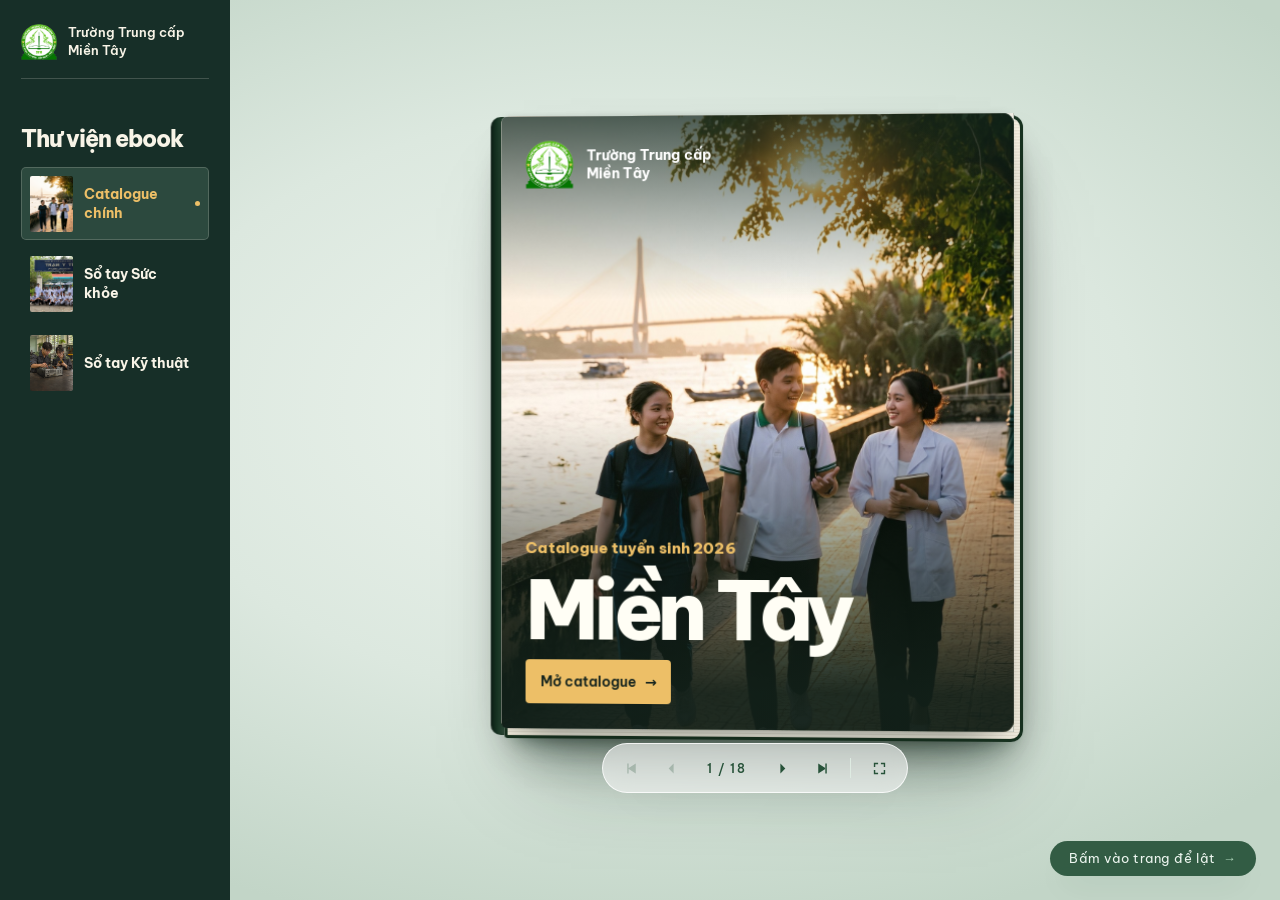
<file: index.html>
<!DOCTYPE html>
<html lang="vi">
<head>
  <meta charset="UTF-8" />
  <meta name="viewport" content="width=device-width, initial-scale=1.0" />
  <title>Catalogue 2026 — Trường Trung cấp Miền Tây (MTPC)</title>
  <meta name="description" content="Catalogue giới thiệu Trường Trung cấp Miền Tây (MTPC) — các ngành trung cấp, khóa ngắn hạn và chương trình chứng chỉ. Tri thức – Đạo đức – Hội nhập – Phát triển." />
  <link rel="icon" type="image/png" href="images/logo-mtpc.png?v=1" />
  <link rel="preconnect" href="https://fonts.googleapis.com" />
  <link rel="preconnect" href="https://fonts.gstatic.com" crossorigin />
  <link href="https://fonts.googleapis.com/css2?family=Be+Vietnam+Pro:ital,wght@0,300;0,400;0,500;0,600;0,700;0,800;1,400&family=Cormorant+Garamond:ital,wght@0,500;0,600;0,700;1,500;1,600&family=Playfair+Display:ital,wght@0,500;0,600;1,500&display=swap" rel="stylesheet" />
  <link rel="stylesheet" href="css/style.css?v=2.72" />
  <link rel="stylesheet" href="css/catalogue.css?v=6.3" />
  <link rel="stylesheet" href="css/catalogue-editorial.css?v=4" />
  <link rel="stylesheet" href="css/ebook-library.css?v=1" />
</head>
<body class="ebook-home">

  <details class="ebook-library" open>
    <summary>Danh sách ebook</summary>
    <nav class="ebook-library-menu" aria-label="Thư viện ebook">
      <div class="ebook-library-brand">
        <img src="images/logo-mtpc.png?v=1" alt="" width="36" height="36" />
        <span>Trường Trung cấp<br>Miền Tây</span>
      </div>
      <h2>Thư viện ebook</h2>
      <ul>
        <li>
          <a href="index.html" aria-current="page">
            <img class="ebook-library-cover" src="images/cover-2026.jpg" alt="" width="43" height="56" />
            <span>Catalogue chính</span>
          </a>
        </li>
        <li>
          <a href="suc-khoe/index.html">
            <img class="ebook-library-cover" src="suc-khoe/images/y-si.jpg" alt="" width="43" height="56" />
            <span>Sổ tay Sức khỏe</span>
          </a>
        </li>
        <li>
          <a href="ky-thuat/index.html">
            <img class="ebook-library-cover" src="ky-thuat/images/bia-ky-thuat.webp" alt="" width="43" height="56" />
            <span>Sổ tay Kỹ thuật</span>
          </a>
        </li>
      </ul>
    </nav>
  </details>

  <main class="stage">
    <div class="book mtpc-book" id="book" aria-label="Catalogue lật trang của Trường Trung cấp Miền Tây">

      <!-- ============ SHEET 1 : Bìa + Khái quát ============ -->
      <section class="sheet">
        <!-- P1 · BÌA — Ảnh tràn · ngọc lục bảo & kem -->
        <article class="face front page cover mtpc-cover">
          <figure class="cover-photo">
            <img src="images/cover-2026.jpg" fetchpriority="high" alt="Ba người mặc đồng phục đi bộ ven sông lúc hoàng hôn" />
          </figure>
          <div class="mtpc-brand">
            <img src="images/logo-mtpc.png?v=1" alt="" width="48" height="48" />
            <p>Trường Trung cấp<br>Miền Tây</p>
          </div>
          <div class="cover-inner">
            <div class="cover-lower">
              <div>
                <p class="cover-edition">Catalogue tuyển sinh 2026</p>
                <h1 class="cover-main-title">Miền Tây</h1>
              </div>
              <button class="cover-open" type="button" data-goto="2">Mở catalogue <span aria-hidden="true">→</span></button>
            </div>
          </div>
        </article>

        <!-- P2 · KHÁI QUÁT — bố cục biên tập -->
        <article class="face back page mtpc-page mtpc-intro">
          <div class="page-inner">
            <h2 class="ed-title">Trường Trung cấp<br>Miền Tây</h2>

            <p class="ed-lead">Trường Trung cấp Miền Tây <strong>(MTPC)</strong> là cơ sở giáo dục nghề nghiệp đào tạo và phát triển nguồn nhân lực có chuyên môn, kỹ năng nghề nghiệp, đáp ứng nhu cầu thị trường lao động với phương châm lấy người học làm trung tâm.</p>

            <figure class="ed-photo">
              <img src="images/dieu-duong.jpg" alt="Giờ thực hành kỹ năng điều dưỡng tại Trường Trung cấp Miền Tây" />
              <figcaption>Giờ thực hành kỹ năng điều dưỡng</figcaption>
            </figure>

            <ul class="ed-stats">
              <li><b>2010</b><span>Năm thành lập</span></li>
              <li><b>4</b><span>Ngành trung cấp</span></li>
            </ul>

            <footer class="pg-foot"><span>02</span></footer>
          </div>
        </article>
      </section>

      <!-- ============ SHEET 2 : Tầm nhìn sứ mệnh + Hoạt động đào tạo ============ -->
      <section class="sheet">
        <!-- P3 · TẦM NHÌN & SỨ MỆNH — bố cục biên tập -->
        <article class="face front page mtpc-page mtpc-mission">
          <div class="page-inner">
            <h2 class="ed-title">Tầm nhìn &amp; sứ mệnh</h2>

            <figure class="ed-photo">
              <img src="images/xoa-bop.jpg" alt="Thực hành kỹ thuật tại phòng kỹ năng Trường Trung cấp Miền Tây" />
              <figcaption>Thực hành kỹ thuật tại phòng kỹ năng</figcaption>
            </figure>

            <div class="ed-cols">
              <div class="ed-col">
                <h3 class="ed-sub">Tầm nhìn</h3>
                <p>Trở thành cơ sở giáo dục nghề nghiệp có uy tín tại ĐBSCL, mở rộng hợp tác trong và ngoài nước, gắn đào tạo thực hành với doanh nghiệp, cơ sở y tế và nhu cầu xã hội.</p>
              </div>
              <div class="ed-col">
                <h3 class="ed-sub">Sứ mệnh</h3>
                <p>Trang bị kiến thức chuyên môn, kỹ năng và đạo đức nghề để người học có tay nghề, tác phong chuyên nghiệp và khả năng phát triển lâu dài.</p>
              </div>
            </div>

            <p class="ed-quote">Tri thức · Đạo đức · Hội nhập · Phát triển</p>

            <footer class="pg-foot"><span>03</span></footer>
          </div>
        </article>

        <!-- P4 · HOẠT ĐỘNG ĐÀO TẠO -->
        <article class="face back page mtpc-page mtpc-practice">
          <div class="page-inner">
            <div class="s-group">
              <h2 class="h-serif">Lý thuyết gắn thực hành</h2>
              <p class="lead">Rèn kỹ năng nghề, tác phong và kỷ luật qua bài tập thực hành.</p>
            </div>

            <figure class="ph hero-photo ratio-16-7 frame-mat warm" data-img="images/training.jpg">
              <figcaption class="ph-cap">Lý thuyết gắn liền thực hành nghề</figcaption>
            </figure>

            <div class="features-grid">
              <div class="feature-item">
                <div>
                  <h4>Chương trình đào tạo</h4>
                  <p>Trung cấp, khóa bồi dưỡng và chứng chỉ theo từng chương trình.</p>
                </div>
              </div>
              <div class="feature-item">
                <div>
                  <h4>Cấp văn bằng, chứng chỉ</h4>
                  <p>Cấp theo điều kiện tốt nghiệp hoặc hoàn thành khóa học.</p>
                </div>
              </div>
              <div class="feature-item">
                <div>
                  <h4>Kết nối việc làm</h4>
                  <p>Cung cấp thông tin về cơ hội thực tập và việc làm.</p>
                </div>
              </div>
            </div>

            <p class="cap">Có lớp ban ngày, buổi tối và cuối tuần. Lịch cụ thể theo từng lớp.</p>
            <footer class="pg-foot"><span>04</span></footer>
          </div>
        </article>
      </section>

      <!-- ============ SHEET 3 : Vì sao chọn + Menu ngành trung cấp ============ -->
      <section class="sheet">
        <!-- P5 · VÌ SAO CHỌN MTPC -->
        <article class="face front page mtpc-page mtpc-why">
          <div class="page-inner">
            <div class="s-group">
              <h2 class="h-serif">Vì sao chọn MTPC?</h2>
            </div>

            <div class="why-gallery">
              <figure class="ph photo-card ratio-16-9" data-img="images/why-1.jpg"></figure>
              <figure class="ph photo-card ratio-16-9" data-img="images/why-2.jpg"></figure>
            </div>

            <div class="reasons-grid">
              <div class="reason-card">
                <div>
                  <h4>Kỷ cương &amp; thực tiễn</h4>
                  <p>Môi trường học tập thân thiện, lấy người học làm trung tâm, rèn luyện kỹ năng nghề</p>
                </div>
              </div>
              <div class="reason-card">
                <div>
                  <h4>Lộ trình học tập đa dạng</h4>
                  <p>Trung cấp và các khóa ngắn hạn theo nhu cầu học nghề.</p>
                </div>
              </div>
              <div class="reason-card">
                <div>
                  <h4>Hợp tác đào tạo</h4>
                  <p>Hợp tác chuyên môn với ĐH Y Dược Cần Thơ và CĐ Nghề Cần Thơ.</p>
                </div>
              </div>
              <div class="reason-card">
                <div>
                  <h4>Hội nhập quốc tế</h4>
                  <p>Khai giảng các lớp Y sĩ, Dược và Điều dưỡng cho học sinh Campuchia năm 2025.</p>
                </div>
              </div>
            </div>

            <footer class="pg-foot"><span>05</span></footer>
          </div>
        </article>

        <!-- P6 · MENU NGÀNH TRUNG CẤP -->
        <article class="face back page mtpc-page mtpc-index">
          <div class="page-inner">
            <div class="s-group">
              <h2 class="h-serif">Mục lục ngành học</h2>
            </div>

            <nav class="major-list mtpc-directory" aria-label="Mục lục ngành học">
              <a class="major-row" href="#ysy" data-goto="7">
                <img src="images/y-si.jpg" alt="" />
                <span class="major-info"><h4>Y sĩ đa khoa</h4><p>Chăm sóc sức khỏe ban đầu, y học cơ sở &amp; lâm sàng</p></span>
                <span class="mtpc-page-ref">07</span>
              </a>
              <a class="major-row" href="#duoc" data-goto="8">
                <img src="images/duoc.jpg?v=2" alt="" />
                <span class="major-info"><h4>Dược</h4><p>Dược lý, bào chế, quản lý &amp; tư vấn sử dụng thuốc an toàn</p></span>
                <span class="mtpc-page-ref">08</span>
              </a>
              <a class="major-row" href="#dieuDuong" data-goto="9">
                <img src="images/dieu-duong.jpg" alt="" />
                <span class="major-info"><h4>Điều dưỡng</h4><p>Chăm sóc người bệnh trong phòng bệnh, điều trị và phục hồi</p></span>
                <span class="mtpc-page-ref">09</span>
              </a>
              <a class="major-row" href="#cntt" data-goto="10">
                <img src="images/minh-hoa-cntt.webp" alt="" />
                <span class="major-info"><h4>Công nghệ thông tin <em>định hướng AI</em></h4><p>Nền tảng máy tính, mạng, an toàn thông tin &amp; công cụ AI</p></span>
                <span class="mtpc-page-ref">10</span>
              </a>
              <a class="major-row alt" href="#socap" data-goto="11">
                <img src="images/son-oto.jpg" alt="" />
                <span class="major-info"><h4>Khóa ngắn hạn &amp; chứng chỉ</h4><p>Tham khảo các khóa kỹ thuật và sức khỏe. Lịch mở lớp theo thông báo.</p></span>
                <span class="mtpc-page-ref">11</span>
              </a>
            </nav>

            <p class="mtpc-caption">Ảnh ngành CNTT là minh họa AI.</p>
            <footer class="pg-foot"><span>06</span></footer>
          </div>
        </article>
      </section>

      <!-- ============ SHEET 4 : Y sỹ đa khoa + Dược ============ -->
      <section class="sheet">
        <!-- P7 · Y SỸ ĐA KHOA -->
        <article class="face front page mtpc-page mtpc-medicine" id="ysy">
          <div class="page-inner">
            <div class="s-group">
              <h2 class="h-serif">Y sĩ đa khoa</h2>
              <p class="program-level">Trình độ trung cấp</p>
              <p class="lead mtpc-notice"><strong>Lưu ý hành nghề:</strong> Người được cấp bằng Y sĩ trung cấp sau <strong>31/12/2026</strong> không được cấp giấy phép hành nghề với chức danh Y sĩ (<a href="https://datafiles.chinhphu.vn/cpp/files/vbpq/2026/3/26-vbhn-vpqh.pdf#page=71">khoản 10 Điều 121</a>).</p>
            </div>

            <figure class="ph hero-photo ratio-16-7 frame-mat" data-img="images/y-si.jpg">
              <figcaption class="ph-cap">Ảnh nhóm tại Trạm Y tế phường An Khánh</figcaption>
            </figure>

            <div class="curriculum-box">
              <h3 class="h-sub no-gap">Nội dung đào tạo trọng tâm</h3>
              <ul class="ticks">
                <li>Tiếp cận kiến thức y học cơ sở, bệnh học lâm sàng và nguyên tắc y đức</li>
                <li>Kỹ thuật thăm khám, nhận định tình trạng sức khỏe, sơ cứu &amp; xử trí ban đầu</li>
                <li>Rèn luyện kỹ năng hỗ trợ chăm sóc sức khỏe tại cơ sở y tế theo quy định</li>
              </ul>
            </div>

            <footer class="pg-foot"><span>07</span></footer>
          </div>
        </article>

        <!-- P8 · DƯỢC -->
        <article class="face back page mtpc-page mtpc-pharmacy" id="duoc">
          <div class="page-inner">
            <div class="s-group">
              <h2 class="h-serif">Dược</h2>
              <p class="program-level">Trình độ trung cấp</p>
              <p class="lead">Trang bị kiến thức về dược lý, dược lâm sàng, bào chế, kiểm nghiệm, bảo quản và quản lý thuốc trong phạm vi chuyên môn.</p>
            </div>

            <figure class="duoc-photo-pair">
              <img src="images/duoc.jpg?v=2" alt="Nhóm mặc áo blouse cạnh các khay thuốc" />
              <img src="images/kho-duoc.jpg" alt="Ảnh nhóm trước biển Kho Dược" />
              <figcaption>Hai góc nhìn tại khu vực kho dược</figcaption>
            </figure>

            <div class="curriculum-box">
              <h3 class="h-sub no-gap">Nội dung đào tạo trọng tâm</h3>
              <ul class="ticks">
                <li>Kiến thức dược lý, dược lâm sàng, quy trình bào chế và kiểm nghiệm thuốc</li>
                <li>Kỹ năng nhận biết, sắp xếp, bảo quản dược phẩm theo chuẩn quy định</li>
                <li>Hướng dẫn sử dụng thuốc an toàn trong phạm vi chuyên môn</li>
              </ul>
            </div>

            <footer class="pg-foot"><span>08</span></footer>
          </div>
        </article>
      </section>

      <!-- ============ SHEET 5 : Điều dưỡng + CNTT ============ -->
      <section class="sheet">
        <!-- P9 · ĐIỀU DƯỠNG -->
        <article class="face front page mtpc-page mtpc-nursing" id="dieuDuong">
          <div class="page-inner">
            <div class="s-group">
              <h2 class="h-serif">Điều dưỡng</h2>
              <p class="program-level">Trình độ trung cấp</p>
              <p class="lead">Chăm sóc người bệnh trong phòng bệnh, điều trị và phục hồi.</p>
            </div>

            <figure class="ph hero-photo ratio-16-7 frame-line" data-img="images/dieu-duong.jpg">
              <figcaption class="ph-cap">Thực hành kỹ năng điều dưỡng</figcaption>
            </figure>

            <div class="curriculum-box">
              <h3 class="h-sub no-gap">Nội dung đào tạo trọng tâm</h3>
              <ul class="ticks">
                <li>Học và thực hành các quy trình kỹ thuật điều dưỡng cơ bản, kỹ năng theo dõi</li>
                <li>Hỗ trợ chăm sóc, giao tiếp với người bệnh và phối hợp chặt chẽ cùng nhân viên y tế</li>
                <li>Đề cao y đức, tinh thần trách nhiệm và thái độ tận tâm trong suốt quá trình học</li>
              </ul>
            </div>

            <footer class="pg-foot"><span>09</span></footer>
          </div>
        </article>

        <!-- P10 · CNTT ĐỊNH HƯỚNG AI -->
        <article class="face back page mtpc-page mtpc-computing" id="cntt">
          <div class="page-inner">
            <div class="s-group">
              <h2 class="h-serif">Công nghệ thông tin</h2>
              <p class="mtpc-specialty">Định hướng AI</p>
              <p class="program-level">Trung cấp chính quy · Mã ngành 5480201</p>
            </div>

            <figure class="ph hero-photo ratio-16-7" data-img="images/minh-hoa-cntt.webp" role="img" aria-label="Ảnh minh họa phòng thực hành máy tính">
              <figcaption class="ph-cap">Phòng thực hành máy tính · Minh họa AI</figcaption>
            </figure>

            <dl class="mtpc-facts" aria-label="Thời gian đào tạo">
              <div><dt>1,5 năm</dt><dd>Sau THPT hoặc tương đương</dd></div>
              <div><dt>2,5 năm</dt><dd>Sau THCS, có học văn hóa THPT</dd></div>
            </dl>
            <div class="curriculum-box">
              <h3 class="h-sub no-gap">Nội dung đào tạo trọng tâm</h3>
              <ul class="ticks">
                <li>Nền tảng phần cứng, hệ điều hành, mạng máy tính và bảo mật an toàn thông tin</li>
                <li>Lập trình Python, làm việc với dữ liệu và ứng dụng công cụ AI</li>
                <li>Kỹ năng tin học văn phòng, hỗ trợ kỹ thuật và hỗ trợ vận hành hệ thống CNTT</li>
              </ul>
            </div>

            <footer class="pg-foot"><span>10</span></footer>
          </div>
        </article>
      </section>

      <!-- ============ SHEET 6 : Sơ cấp kỹ thuật + Sơ cấp sức khỏe ============ -->
      <section class="sheet">
        <!-- P11 · SƠ CẤP — KỸ THUẬT -->
        <article class="face front page mtpc-page mtpc-technical" id="socap">
          <div class="page-inner">
            <h2 class="h-serif">Khóa kỹ thuật<br> ngắn hạn</h2>
            <div class="photo-rows mtpc-courses">
              <div class="photo-row">
                <figure class="ph" data-img="images/son-oto.jpg"></figure>
                <div>
                  <h4>Sơn ô tô</h4>
                  <p>Xử lý bề mặt, bả ma tít, pha và phối màu, kỹ thuật phun sơn.</p>
                </div>
              </div>
              <div class="photo-row">
                <figure class="illustration-thumb">
                  <img src="images/minh-hoa-han-cong-nghe-cao.webp" alt="Thực hành hàn tại bàn thao tác" />
                  <figcaption>Minh họa AI</figcaption>
                </figure>
                <div>
                  <h4>Hàn công nghệ cao</h4>
                  <p>Gia công cơ khí, an toàn lao động, thực hành hàn MIG/MAG &amp; TIG.</p>
                </div>
              </div>
              <div class="photo-row">
                <figure class="illustration-thumb">
                  <img src="images/minh-hoa-sua-may-tinh.webp" alt="Kiểm tra linh kiện bên trong máy tính để bàn" />
                  <figcaption>Minh họa AI</figcaption>
                </figure>
                <div>
                  <h4>Sửa chữa máy tính</h4>
                  <p>Kiểm tra, thay linh kiện, cài phần mềm và xử lý sự cố cơ bản.</p>
                </div>
              </div>
            </div>
            <p class="cap">Hỏi Phòng Tuyển sinh về lịch mở lớp và chứng chỉ.</p>
            <a class="mtpc-cta" href="ky-thuat/index.html">Mở sổ tay Kỹ thuật <span aria-hidden="true">→</span></a>
            <footer class="pg-foot"><span>11</span></footer>
          </div>
        </article>

        <!-- P12 · SƠ CẤP — SỨC KHỎE -->
        <article class="face back page mtpc-page mtpc-health">
          <div class="page-inner">
            <h2 class="h-serif">Khóa ngắn hạn<br> về sức khỏe</h2>
            <div class="photo-rows mtpc-courses">
              <div class="photo-row mirror">
                <figure class="illustration-thumb">
                  <img src="images/minh-hoa-nha-khoa.webp" alt="Chuẩn bị dụng cụ bên ghế nha khoa mô phỏng" />
                  <figcaption>Minh họa AI</figcaption>
                </figure>
                <div>
                  <h4>Răng hàm mặt</h4>
                  <p>Giải phẫu răng hàm mặt, vô khuẩn và kỹ thuật hỗ trợ nha khoa.</p>
                </div>
              </div>
              <div class="photo-row mirror">
                <figure class="ph" data-img="images/why-2.jpg" role="img" aria-label="Ảnh nhóm tại phòng thực hành chăm sóc sức khỏe"></figure>
                <div>
                  <h4>Chứng chỉ chuyển đổi Điều dưỡng</h4>
                  <p>Bổ sung kỹ năng điều dưỡng. Đầu vào xét theo văn bằng.</p>
                </div>
              </div>
              <div class="photo-row mirror">
                <figure class="ph" data-img="images/xoa-bop.jpg"></figure>
                <div>
                  <h4>Xoa bóp bấm huyệt – VLTL</h4>
                  <p>Xoa bóp, bấm huyệt cơ bản và làm quen thiết bị vật lý trị liệu.</p>
                </div>
              </div>
            </div>
            <p class="cap">Hỏi Phòng Tuyển sinh về điều kiện, lịch mở lớp và chứng chỉ.</p>
            <a class="mtpc-cta" href="suc-khoe/index.html">Mở sổ tay Sức khỏe <span aria-hidden="true">→</span></a>
            <footer class="pg-foot"><span>12</span></footer>
          </div>
        </article>
      </section>

      <!-- ============ SHEET 7 : Đối tượng tuyển sinh + Hợp tác ============ -->
      <section class="sheet">
        <!-- P13 · ĐỐI TƯỢNG TUYỂN SINH — ảnh dải trên -->
        <article class="face front page mtpc-page mtpc-audience">
          <div class="page-inner">
            <div class="s-group">
              <h2 class="h-serif">Đối tượng tuyển sinh</h2>
            </div>
            <figure class="mtpc-photo"><img src="images/tot-nghiep-y-si-2025.jpg" alt="Ảnh nhóm tại lễ tốt nghiệp Y sĩ năm 2025" /><figcaption>Lễ tốt nghiệp Y sĩ năm 2025</figcaption></figure>
            <div class="audience">
              <div class="aud">
                <h4>Người đã tốt nghiệp THCS, THPT</h4>
                <p>Người tốt nghiệp THCS học song song chương trình văn hóa THPT.</p>
              </div>
              <div class="aud">
                <h4>Người học liên thông</h4>
                <p>Dự tuyển theo ngành và điều kiện của cơ sở tiếp nhận.</p>
              </div>
              <div class="aud">
                <h4>Học thêm ngành / Chuyển đổi</h4>
                <p>Hỏi về lộ trình văn bằng 2 và điều kiện theo ngành.</p>
              </div>
              <div class="aud">
                <h4>Bộ đội &amp; Công an xuất ngũ</h4>
                <p>Hỗ trợ hồ sơ theo chính sách hiện hành.</p>
              </div>
            </div>
            <p class="cap">Học viên ở xa có thể hỏi trường về chỗ ở và đi lại.</p>
            <footer class="pg-foot"><span>13</span></footer>
          </div>
        </article>

        <!-- P14 · HỢP TÁC & LIÊN KẾT -->
        <article class="face back page mtpc-page mtpc-partners">
          <div class="page-inner">
            <div class="s-group">
              <h2 class="h-serif">Hợp tác đào tạo</h2>
            </div>

            <figure class="ph hero-photo ratio-16-7 frame-mat warm" data-img="images/partners.jpg">
              <figcaption class="ph-cap">Hợp tác đào tạo cùng các đơn vị liên kết</figcaption>
            </figure>

            <ul class="ticks big">
              <li><strong>ĐH Trà Vinh</strong> — từng phối hợp tuyển sinh liên thông năm 2016</li>
              <li><strong>ĐH Y Dược Cần Thơ</strong> — bản ghi nhớ hợp tác chuyên môn năm 2025</li>
              <li><strong>CĐ Nghề Cần Thơ</strong> — thỏa thuận hợp tác năm 2025</li>
              <li><strong>Quốc tế</strong> — khai giảng các lớp cho học sinh Campuchia năm 2025</li>
              <li><strong>Thực tập</strong> — địa điểm và kế hoạch theo từng ngành</li>
            </ul>

            <p class="cap">Điều kiện và đợt tuyển liên thông do cơ sở tiếp nhận công bố.</p>
            <footer class="pg-foot"><span>14</span></footer>
          </div>
        </article>
      </section>

      <!-- ============ SHEET 8 : Định hướng phát triển + Liên hệ ============ -->
      <section class="sheet">
        <!-- P15 · ĐỊNH HƯỚNG PHÁT TRIỂN -->
        <article class="face front page mtpc-page mtpc-future">
          <div class="page-inner">
            <div class="s-group">
              <h2 class="h-serif">Định hướng phát triển</h2>
            </div>

            <figure class="mtpc-photo mtpc-event-group">
              <img src="images/anh-nhom-dai-hoc-bac-lieu.jpg" width="1600" height="892" alt="Ảnh nhóm tại Trường Đại học Bạc Liêu" />
              <figcaption>Ảnh nhóm tại Trường Đại học Bạc Liêu</figcaption>
            </figure>

            <ul class="mtpc-priorities">
              <li><strong>Gắn đào tạo với thực tiễn</strong><span>theo nhu cầu thị trường lao động</span></li>
              <li><strong>Phát triển năng lực nghề nghiệp</strong><span>thao tác kỹ thuật &amp; xử lý tình huống</span></li>
              <li><strong>Xây dựng tác phong chuyên nghiệp</strong><span>kỷ luật, trách nhiệm &amp; đạo đức nghề</span></li>
              <li><strong>Mở rộng kết nối và cơ hội việc làm</strong><span>cùng doanh nghiệp &amp; cơ sở y tế</span></li>
              <li><strong>Thúc đẩy hội nhập và đổi mới</strong><span>công nghệ mới &amp; hợp tác quốc tế</span></li>
            </ul>

            <footer class="pg-foot"><span>15</span></footer>
          </div>
        </article>

        <!-- P16 · LIÊN HỆ & TƯ VẤN -->
        <article class="face back page mtpc-page mtpc-contact">
          <div class="page-inner">
            <h2 class="h-serif">Tư vấn<br> tuyển sinh</h2>
            <figure class="mtpc-photo mtpc-job-fair">
              <img src="images/ngay-hoi-viec-lam-an-giang-2026.jpg" width="2194" height="1504" alt="Đại biểu trên sân khấu ngày hội việc làm tại An Giang" />
              <figcaption>Ngày hội việc làm cho chiến sĩ công an xuất ngũ · An Giang, 2026</figcaption>
            </figure>
            <div class="mtpc-contact-details">
              <div>
                <h3>Điện thoại / Zalo</h3>
                <a class="mtpc-hotline" href="tel:0375711766">0375 711 766</a>
                <div class="mtpc-landlines"><a href="tel:02922226677">0292 222 6677</a><a href="tel:02922225577">0292 222 5577</a></div>
              </div>
              <div>
                <h3>Văn phòng tuyển sinh</h3>
                <address>130C – 130D Nguyễn Văn Cừ nối dài, phường Tân An, TP. Cần Thơ</address>
                <a href="https://web.mtpc.edu.vn">web.mtpc.edu.vn</a>
              </div>
            </div>
            <a class="mtpc-cta" href="https://web.mtpc.edu.vn/tuyen-sinh">Thông báo tuyển sinh <span aria-hidden="true">↗</span></a>
            <footer class="pg-foot"><span>16</span></footer>
          </div>
        </article>
      </section>

      <!-- ============ SHEET 9 : Lời kết + Bìa sau ============ -->
      <section class="sheet">
        <!-- P17 · LỜI KẾT -->
        <article class="face front page closing mtpc-closing">
          <figure class="closing-photo mtpc-graduation-speech">
            <img src="images/tot-nghiep-y-si-2025-b.jpg" width="600" height="400" alt="Người mặc lễ phục phát biểu tại bục" />
            <figcaption>Phát biểu tại lễ tốt nghiệp Y sĩ năm 2025</figcaption>
          </figure>
          <div class="closing-content">
            <h2 class="h-serif light">Đồng hành cùng Miền Tây</h2>
            <p class="closing-text">Trường Trung cấp Miền Tây luôn sẵn sàng đồng hành, tư vấn và hỗ trợ người
              học lựa chọn chương trình phù hợp, từng bước xây dựng nền tảng nghề nghiệp
              vững chắc cho tương lai trên hành trình
              <strong>Tri thức – Đạo đức – Hội nhập – Phát triển</strong>.</p>
          </div>
        </article>

        <!-- P18 · BÌA SAU -->
        <article class="face back page backcover mtpc-backcover">
          <div class="mtpc-brand">
            <img src="images/logo-mtpc.png?v=1" alt="" width="48" height="48" />
            <p>Trường Trung cấp<br>Miền Tây</p>
          </div>
          <div class="mtpc-farewell">
            <h2>Hẹn gặp bạn<br> ở Miền Tây</h2>
            <p>Tri thức · Đạo đức · Hội nhập · Phát triển</p>
          </div>
          <div class="mtpc-back-contact">
            <p>Tư vấn tuyển sinh</p>
            <a class="mtpc-hotline" href="tel:0375711766">0375 711 766</a>
            <div class="mtpc-landlines"><a href="tel:02922226677">0292 222 6677</a><a href="tel:02922225577">0292 222 5577</a></div>
            <address><a href="https://web.mtpc.edu.vn">web.mtpc.edu.vn</a><br>130C – 130D Nguyễn Văn Cừ nối dài, phường Tân An, TP. Cần Thơ</address>
          </div>
          <footer>© 2026 Trường Trung cấp Miền Tây</footer>
        </article>
      </section>

      <!-- Vùng bấm để lật trang -->
      <button class="zone zone-left" aria-label="Trang trước" tabindex="-1"></button>
      <button class="zone zone-right" aria-label="Trang sau" tabindex="-1"></button>
    </div>

    <!-- ===== Thanh công cụ (dưới) ===== -->
    <div class="toolbar" role="group" aria-label="Điều khiển lật trang">
      <button class="tb-btn" id="btnFirst" title="Về trang bìa" aria-label="Về trang bìa">
        <svg viewBox="0 0 24 24"><path d="M18 5v14L7 12l11-7zM6 5h2v14H6z"/></svg>
      </button>
      <button class="tb-btn" id="btnPrev" title="Trang trước" aria-label="Trang trước">
        <svg viewBox="0 0 24 24"><path d="M15 5l-7 7 7 7V5z"/></svg>
      </button>
      <span class="tb-indicator" id="indicator" aria-live="polite">1 / 18</span>
      <button class="tb-btn" id="btnNext" title="Trang sau" aria-label="Trang sau">
        <svg viewBox="0 0 24 24"><path d="M9 5l7 7-7 7V5z"/></svg>
      </button>
      <button class="tb-btn" id="btnLast" title="Đến trang cuối" aria-label="Đến trang cuối">
        <svg viewBox="0 0 24 24"><path d="M6 5v14l11-7L6 5zM16 5h2v14h-2z"/></svg>
      </button>
      <span class="tb-sep"></span>
      <button class="tb-btn" id="btnFs" title="Toàn màn hình" aria-label="Toàn màn hình">
        <svg viewBox="0 0 24 24"><path d="M4 4h6v2H6v4H4V4zm10 0h6v6h-2V6h-4V4zM4 14h2v4h4v2H4v-6zm14 0h2v6h-6v-2h4v-4z"/></svg>
      </button>
    </div>

    <div class="hint" id="hint" hidden>Bấm vào trang để lật <span>→</span></div>
  </main>

  <script src="js/main.js?v=10"></script>
  <script src="js/ebook-library.js?v=1"></script>
</body>
</html>
</file>
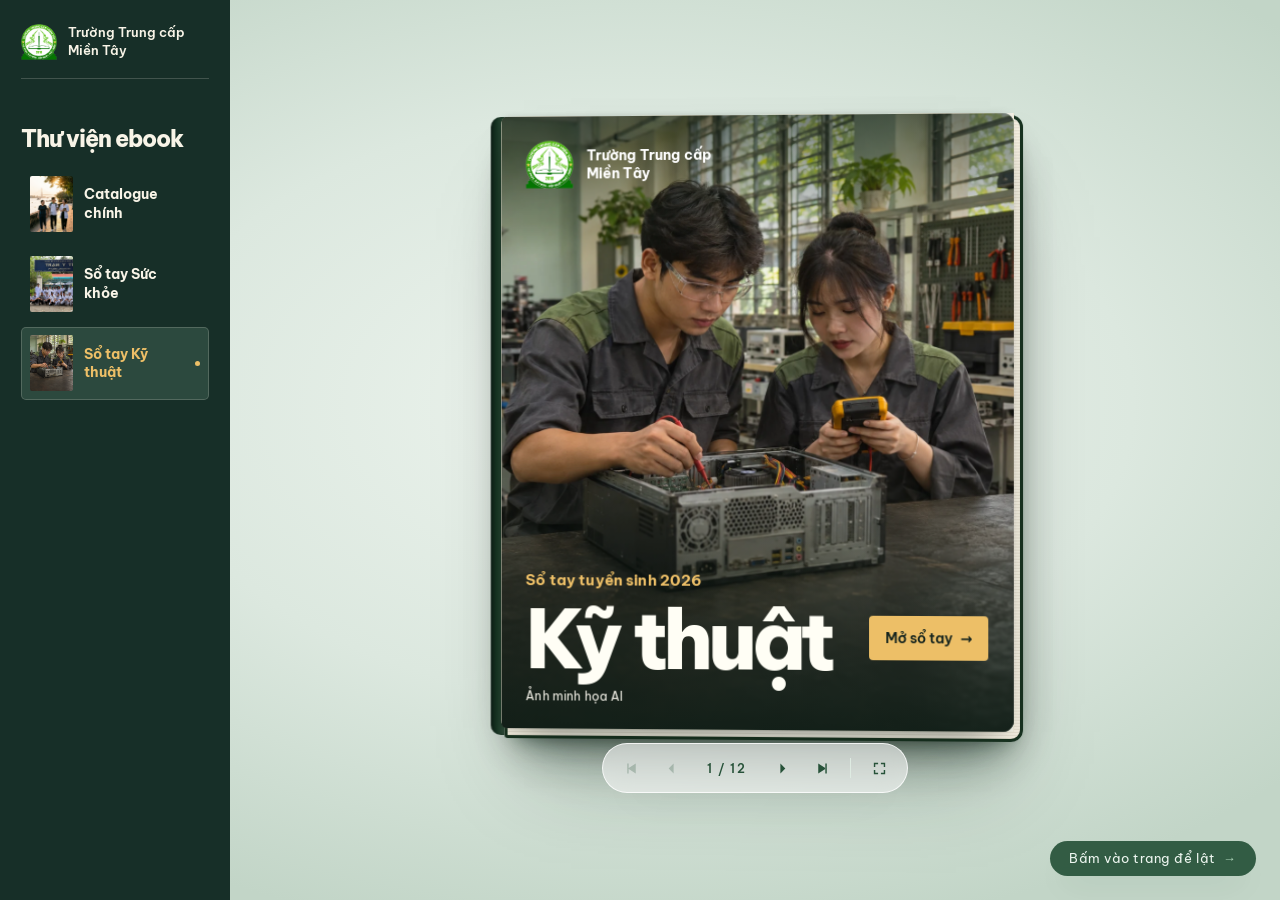
<file: ky-thuat/index.html>
<!DOCTYPE html>
<html lang="vi">
<head>
  <meta charset="UTF-8" />
  <meta name="viewport" content="width=device-width, initial-scale=1.0" />
  <title>Sổ tay ngành Kỹ thuật 2026 — Trường Trung cấp Miền Tây</title>
  <meta name="description" content="Sổ tay tuyển sinh khối Kỹ thuật của Trường Trung cấp Miền Tây: CNTT định hướng AI, Sơn ô tô, Hàn công nghệ cao và Sửa chữa máy tính." />
  <link rel="icon" type="image/png" href="images/logo-mtpc.png" />
  <link rel="preconnect" href="https://fonts.googleapis.com" />
  <link rel="preconnect" href="https://fonts.gstatic.com" crossorigin />
  <link href="https://fonts.googleapis.com/css2?family=Be+Vietnam+Pro:wght@400;500;600;700;800&display=swap" rel="stylesheet" />
  <link rel="stylesheet" href="css/style.css?v=2.72" />
  <link rel="stylesheet" href="css/catalogue.css?v=6.3" />
  <link rel="stylesheet" href="css/ky-thuat.css?v=4" />
  <link rel="stylesheet" href="../css/ebook-library.css?v=1" />
</head>
<body class="ebook-home">

  <details class="ebook-library" open>
    <summary>Danh sách ebook</summary>
    <nav class="ebook-library-menu" aria-label="Thư viện ebook">
      <div class="ebook-library-brand">
        <img src="../images/logo-mtpc.png?v=1" alt="" width="36" height="36" />
        <span>Trường Trung cấp<br>Miền Tây</span>
      </div>
      <h2>Thư viện ebook</h2>
      <ul>
        <li>
          <a href="../index.html">
            <img class="ebook-library-cover" src="../images/cover-2026.jpg" alt="" width="43" height="56" />
            <span>Catalogue chính</span>
          </a>
        </li>
        <li>
          <a href="../suc-khoe/index.html">
            <img class="ebook-library-cover" src="../suc-khoe/images/y-si.jpg" alt="" width="43" height="56" />
            <span>Sổ tay Sức khỏe</span>
          </a>
        </li>
        <li>
          <a href="index.html" aria-current="page">
            <img class="ebook-library-cover" src="../ky-thuat/images/bia-ky-thuat.webp" alt="" width="43" height="56" />
            <span>Sổ tay Kỹ thuật</span>
          </a>
        </li>
      </ul>
    </nav>
  </details>

  <main class="stage">
    <div class="book" id="book" aria-label="Sổ tay ngành Kỹ thuật của Trường Trung cấp Miền Tây">
      <section class="sheet">
        <!-- P1 · Bìa trước -->
        <article class="face front page cover kt-cover">
          <figure class="cover-photo">
            <img src="images/bia-ky-thuat.webp" width="1122" height="1402" fetchpriority="high" alt="Hai học viên kiểm tra linh kiện máy tính tại bàn thực hành" />
          </figure>
          <div class="kt-cover-top">
            <img src="images/logo-mtpc.png" alt="" width="48" height="48" />
            <p>Trường Trung cấp<br>Miền Tây</p>
          </div>
          <div class="cover-inner">
            <div class="cover-lower">
              <div>
                <p class="kt-cover-edition">Sổ tay tuyển sinh 2026</p>
                <h1 class="cover-main-title">Kỹ thuật</h1>
                <p class="kt-cover-credit">Ảnh minh họa AI</p>
              </div>
              <button class="cover-open" type="button" data-goto="2">Mở sổ tay <span aria-hidden="true">→</span></button>
            </div>
          </div>
        </article>

        <!-- P2 · Tổng quan -->
        <article class="face back page kt-page kt-intro">
          <div class="page-inner">
            <header>
              <h2 class="kt-title">Chọn hướng học<br>kỹ thuật</h2>
            </header>
            <figure class="kt-photo kt-photo-fill">
              <img src="images/khong-gian-ky-thuat.jpg" alt="Các thiết bị tại phòng thực hành kỹ thuật" />
              <figcaption>Không gian thực hành kỹ thuật</figcaption>
            </figure>
            <div class="kt-paths">
              <section>
                <h3>Trung cấp CNTT</h3>
                <p>Hệ thống máy tính, mạng, lập trình Python, dữ liệu và ứng dụng AI.</p>
              </section>
              <section>
                <h3>Khóa ngắn hạn</h3>
                <p>Các hướng thực hành về sơn ô tô, hàn và sửa chữa máy tính.</p>
              </section>
            </div>
            <footer class="pg-foot"><span>02</span></footer>
          </div>
        </article>
      </section>

      <section class="sheet">
        <!-- P3 · Mục lục -->
        <article class="face front page kt-page kt-contents">
          <div class="page-inner">
            <h2 class="kt-title">Mục lục</h2>
            <nav class="kt-index" aria-label="Mục lục chương trình kỹ thuật">
              <a href="#cntt" data-goto="4">
                <img src="images/minh-hoa-cntt.webp" alt="" />
                <span><strong>Công nghệ thông tin định hướng AI</strong><small>Trung cấp chính quy</small></span>
                <span class="kt-index-page" aria-label="Trang 4">04</span>
              </a>
              <a href="#son-oto" data-goto="5">
                <img src="images/son-oto.jpg" alt="" />
                <span><strong>Sơn ô tô</strong><small>Khóa ngắn hạn</small></span>
                <span class="kt-index-page" aria-label="Trang 5">05</span>
              </a>
              <a href="#han-cong-nghe-cao" data-goto="6">
                <img src="images/minh-hoa-han-cong-nghe-cao.webp" alt="" />
                <span><strong>Hàn công nghệ cao</strong><small>Khóa ngắn hạn</small></span>
                <span class="kt-index-page" aria-label="Trang 6">06</span>
              </a>
              <a href="#sua-may-tinh" data-goto="7">
                <img src="images/minh-hoa-sua-may-tinh.webp" alt="" />
                <span><strong>Sửa chữa máy tính</strong><small>Khóa ngắn hạn</small></span>
                <span class="kt-index-page" aria-label="Trang 7">07</span>
              </a>
            </nav>
            <p class="kt-caption">Ảnh CNTT, hàn và sửa chữa máy tính là minh họa AI.</p>
            <a class="kt-link" href="#so-sanh" data-goto="8">So sánh các hướng học <span aria-hidden="true">→</span></a>
            <footer class="pg-foot"><span>03</span></footer>
          </div>
        </article>

        <!-- P4 · Công nghệ thông tin -->
        <article class="face back page kt-page kt-computing" id="cntt">
          <div class="page-inner">
            <header>
              <h2 class="kt-title">Công nghệ<br> thông tin</h2>
              <p class="kt-specialty">Định hướng AI</p>
              <p class="kt-level">Trung cấp chính quy · Mã ngành 5480201</p>
            </header>
            <figure class="kt-photo kt-photo-fill">
              <img src="images/minh-hoa-cntt.webp" alt="Hướng dẫn sử dụng máy tính trong phòng thực hành mô phỏng" />
              <figcaption>Phòng thực hành máy tính · Minh họa AI</figcaption>
            </figure>
            <dl class="kt-facts" aria-label="Thời gian đào tạo">
              <div><dt>1,5 năm</dt><dd>Sau THPT hoặc tương đương</dd></div>
              <div><dt>2,5 năm</dt><dd>Sau THCS, có học văn hóa THPT</dd></div>
            </dl>
            <section class="kt-learn">
              <h3>Bạn sẽ học</h3>
              <ul>
                <li>Phần cứng, hệ điều hành, mạng và an toàn thông tin.</li>
                <li>Tin học văn phòng, hỗ trợ và vận hành hệ thống.</li>
                <li>Lập trình Python, làm việc với dữ liệu và ứng dụng AI.</li>
              </ul>
            </section>
            <footer class="pg-foot"><span>04</span></footer>
          </div>
        </article>
      </section>

      <section class="sheet">
        <!-- P5 · Sơn ô tô -->
        <article class="face front page kt-page kt-paint" id="son-oto">
          <div class="page-inner">
            <header>
              <h2 class="kt-title">Sơn ô tô</h2>
              <p class="kt-level">Khóa ngắn hạn · Hỏi lịch mở lớp</p>
            </header>
            <figure class="kt-photo kt-photo-fill">
              <img src="images/minh-hoa-son-o-to.webp" width="1122" height="1402" alt="Người học dùng máy chà để chuẩn bị bề mặt thân xe" />
              <figcaption>Chuẩn bị bề mặt sơn · Minh họa AI</figcaption>
            </figure>
            <section class="kt-learn">
              <h3>Nội dung tham khảo</h3>
              <ul>
                <li>Chuẩn bị và xử lý bề mặt trước khi sơn.</li>
                <li>Bả ma tít, pha và phối màu.</li>
                <li>Thực hành kỹ thuật phun sơn.</li>
              </ul>
            </section>
            <p class="kt-note">Hướng công việc tại gara, xưởng đồng sơn hoặc trung tâm chăm sóc xe.</p>
            <footer class="pg-foot"><span>05</span></footer>
          </div>
        </article>

        <!-- P6 · Hàn công nghệ cao -->
        <article class="face back page kt-page kt-weld" id="han-cong-nghe-cao">
          <div class="page-inner">
            <div class="kt-weld-hero">
              <figure class="kt-photo kt-photo-fill">
                <img src="images/minh-hoa-han-cong-nghe-cao.webp" alt="Người học mang trang bị bảo hộ thực hành hàn tại bàn" />
                <figcaption>Thực hành hàn tại xưởng · Minh họa AI</figcaption>
              </figure>
              <header>
                <h2 class="kt-title">Hàn<br>công nghệ cao</h2>
                <p class="kt-level">Khóa ngắn hạn · Hỏi lịch mở lớp</p>
              </header>
            </div>
            <section class="kt-learn">
              <h3>Nội dung tham khảo</h3>
              <ul>
                <li>Gia công cơ khí và an toàn lao động.</li>
                <li>Các phương pháp hàn MIG/MAG và TIG.</li>
              </ul>
            </section>
            <p class="kt-note">Hướng công việc tại xưởng cơ khí hoặc nhà máy sản xuất.</p>
            <footer class="pg-foot"><span>06</span></footer>
          </div>
        </article>
      </section>

      <section class="sheet">
        <!-- P7 · Sửa chữa máy tính -->
        <article class="face front page kt-page kt-repair" id="sua-may-tinh">
          <div class="page-inner">
            <header>
              <h2 class="kt-title">Sửa chữa<br>máy tính</h2>
              <p class="kt-level">Khóa ngắn hạn · Hỏi lịch mở lớp</p>
            </header>
            <section class="kt-learn">
              <h3>Nội dung tham khảo</h3>
              <ul>
                <li>Tháo lắp, kiểm tra và thay thế linh kiện.</li>
                <li>Cài đặt phần mềm và xử lý sự cố cơ bản.</li>
              </ul>
            </section>
            <figure class="kt-photo kt-photo-fill">
              <img src="images/minh-hoa-sua-may-tinh.webp" alt="Kiểm tra linh kiện bên trong máy tính để bàn" />
              <figcaption>Kiểm tra linh kiện · Minh họa AI</figcaption>
            </figure>
            <p class="kt-note">Hướng công việc tại cửa hàng máy tính hoặc bộ phận hỗ trợ kỹ thuật.</p>
            <footer class="pg-foot"><span>07</span></footer>
          </div>
        </article>

        <!-- P8 · Chọn chương trình -->
        <article class="face back page kt-page kt-compare" id="so-sanh">
          <div class="page-inner">
            <h2 class="kt-title">Chọn theo<br> kỹ năng</h2>
            <section class="kt-track kt-track-featured">
              <h3>Trung cấp chính quy</h3>
              <a href="#cntt" data-goto="4">Công nghệ thông tin định hướng AI <span aria-hidden="true">→</span></a>
              <p>Lập trình, dữ liệu, mạng và hỗ trợ hệ thống.</p>
            </section>
            <section class="kt-track">
              <h3>Khóa ngắn hạn</h3>
              <ul>
                <li><a href="#son-oto" data-goto="5">Sơn ô tô <span aria-hidden="true">→</span></a><p>Xử lý bề mặt và phối màu xe.</p></li>
                <li><a href="#han-cong-nghe-cao" data-goto="6">Hàn công nghệ cao <span aria-hidden="true">→</span></a><p>Gia công và hàn kim loại.</p></li>
                <li><a href="#sua-may-tinh" data-goto="7">Sửa chữa máy tính <span aria-hidden="true">→</span></a><p>Kiểm tra linh kiện và xử lý sự cố.</p></li>
              </ul>
            </section>
            <p class="kt-note">Hỏi Phòng Tuyển sinh về lịch mở lớp, trình độ và loại chứng chỉ của từng khóa ngắn hạn.</p>
            <a class="kt-link" href="#tu-van" data-goto="11">Xem thông tin tư vấn <span aria-hidden="true">→</span></a>
            <footer class="pg-foot"><span>08</span></footer>
          </div>
        </article>
      </section>

      <section class="sheet">
        <!-- P9 · Lễ tốt nghiệp -->
        <article class="face front page kt-page kt-events kt-graduation">
          <div class="page-inner">
            <h2 class="kt-title">Lễ tốt nghiệp</h2>
            <div class="kt-event-pair" role="group" aria-label="Ảnh lễ tốt nghiệp Y sĩ năm 2025 của trường">
              <figure class="kt-photo">
                <img src="images/tot-nghiep-y-si-2025.jpg" width="600" height="400" alt="Ảnh nhóm trong lễ phục tốt nghiệp" />
                <figcaption>Lễ tốt nghiệp Y sĩ năm 2025</figcaption>
              </figure>
              <figure class="kt-photo">
                <img src="images/tot-nghiep-y-si-2025-b.jpg" width="600" height="400" alt="Người mặc lễ phục phát biểu tại bục" />
                <figcaption>Phát biểu tại lễ tốt nghiệp Y sĩ năm 2025</figcaption>
              </figure>
            </div>
            <footer class="pg-foot"><span>09</span></footer>
          </div>
        </article>

        <!-- P10 · Hoạt động kết nối -->
        <article class="face back page kt-page kt-events">
          <div class="page-inner">
            <h2 class="kt-title">Hoạt động kết nối</h2>
            <div class="kt-event-pair" role="group" aria-label="Ảnh ngày hội việc làm và ảnh nhóm tại Đại học Bạc Liêu">
              <figure class="kt-photo">
                <img src="images/ngay-hoi-viec-lam-an-giang-2026.jpg" width="2194" height="1504" alt="Đại biểu trên sân khấu ngày hội việc làm tại An Giang" />
                <figcaption>Ngày hội việc làm cho chiến sĩ công an xuất ngũ · An Giang, 2026</figcaption>
              </figure>
              <figure class="kt-photo">
                <img src="images/anh-nhom-dai-hoc-bac-lieu.jpg" width="1600" height="892" alt="Ảnh nhóm tại Trường Đại học Bạc Liêu" />
                <figcaption>Ảnh nhóm tại Trường Đại học Bạc Liêu</figcaption>
              </figure>
            </div>
            <footer class="pg-foot"><span>10</span></footer>
          </div>
        </article>
      </section>

      <section class="sheet">
        <!-- P11 · Tư vấn -->
        <article class="face front page kt-page kt-admissions" id="tu-van">
          <div class="page-inner">
            <h2 class="kt-title">Tư vấn<br>tuyển sinh</h2>
            <figure class="kt-photo kt-photo-fill">
              <img src="images/minh-hoa-ho-so-tuyen-sinh.webp" alt="Bìa đựng hồ sơ, biểu mẫu và bút" />
              <figcaption>Hồ sơ tuyển sinh · Minh họa AI</figcaption>
            </figure>
            <div class="kt-contact">
              <div>
                <h3>Điện thoại / Zalo</h3>
                <a class="kt-hotline" href="tel:0375711766">0375 711 766</a>
                <div class="kt-landlines">
                  <a href="tel:02922226677">0292 222 6677</a>
                  <a href="tel:02922225577">0292 222 5577</a>
                </div>
              </div>
              <div>
                <h3>Văn phòng tuyển sinh</h3>
                <address>130C–130D Nguyễn Văn Cừ nối dài, P. Tân An, TP. Cần Thơ</address>
              </div>
            </div>
            <a class="kt-link" href="https://web.mtpc.edu.vn/tuyen-sinh">Thông báo tuyển sinh <span aria-hidden="true">↗</span></a>
            <footer class="pg-foot"><span>11</span></footer>
          </div>
        </article>

        <!-- P12 · Bìa sau -->
        <article class="face back page backcover kt-backcover">
          <div class="kt-backcover-brand">
            <img src="images/logo-mtpc.png" alt="" width="56" height="56" />
            <p>Trường Trung cấp<br>Miền Tây</p>
          </div>
          <div class="kt-backcover-title">
            <h2>Hẹn gặp bạn<br>ở Miền Tây</h2>
            <p>Tri thức · Đạo đức · Hội nhập · Phát triển</p>
          </div>
          <div class="kt-backcover-contact">
            <p>Tư vấn tuyển sinh</p>
            <a class="kt-hotline" href="tel:0375711766">0375 711 766</a>
            <div class="kt-landlines">
              <a href="tel:02922226677">0292 222 6677</a>
              <a href="tel:02922225577">0292 222 5577</a>
            </div>
            <address><a href="https://web.mtpc.edu.vn">web.mtpc.edu.vn</a><br>130C–130D Nguyễn Văn Cừ nối dài, P. Tân An, TP. Cần Thơ</address>
          </div>
          <footer class="kt-backcover-credit">Sổ tay tuyển sinh Kỹ thuật 2026</footer>
        </article>
      </section>

      <!-- Vùng bấm để lật trang -->
      <button class="zone zone-left" aria-label="Trang trước" tabindex="-1"></button>
      <button class="zone zone-right" aria-label="Trang sau" tabindex="-1"></button>
    </div>

    <!-- ===== Thanh công cụ (dưới) ===== -->
    <div class="toolbar" role="group" aria-label="Điều khiển lật trang">
      <button class="tb-btn" id="btnFirst" title="Về trang bìa" aria-label="Về trang bìa">
        <svg viewBox="0 0 24 24"><path d="M18 5v14L7 12l11-7zM6 5h2v14H6z"/></svg>
      </button>
      <button class="tb-btn" id="btnPrev" title="Trang trước" aria-label="Trang trước">
        <svg viewBox="0 0 24 24"><path d="M15 5l-7 7 7 7V5z"/></svg>
      </button>
      <span class="tb-indicator" id="indicator" aria-live="polite">1 / 12</span>
      <button class="tb-btn" id="btnNext" title="Trang sau" aria-label="Trang sau">
        <svg viewBox="0 0 24 24"><path d="M9 5l7 7-7 7V5z"/></svg>
      </button>
      <button class="tb-btn" id="btnLast" title="Đến trang cuối" aria-label="Đến trang cuối">
        <svg viewBox="0 0 24 24"><path d="M6 5v14l11-7L6 5zM16 5h2v14h-2z"/></svg>
      </button>
      <span class="tb-sep"></span>
      <button class="tb-btn" id="btnFs" title="Toàn màn hình" aria-label="Toàn màn hình">
        <svg viewBox="0 0 24 24"><path d="M4 4h6v2H6v4H4V4zm10 0h6v6h-2V6h-4V4zM4 14h2v4h4v2H4v-6zm14 0h2v6h-6v-2h4v-4z"/></svg>
      </button>
    </div>

    <div class="hint" id="hint" hidden>Bấm vào trang để lật <span>→</span></div>
  </main>

  <script src="js/main.js?v=8"></script>
  <script src="../js/ebook-library.js?v=1"></script>
</body>
</html>
</file>
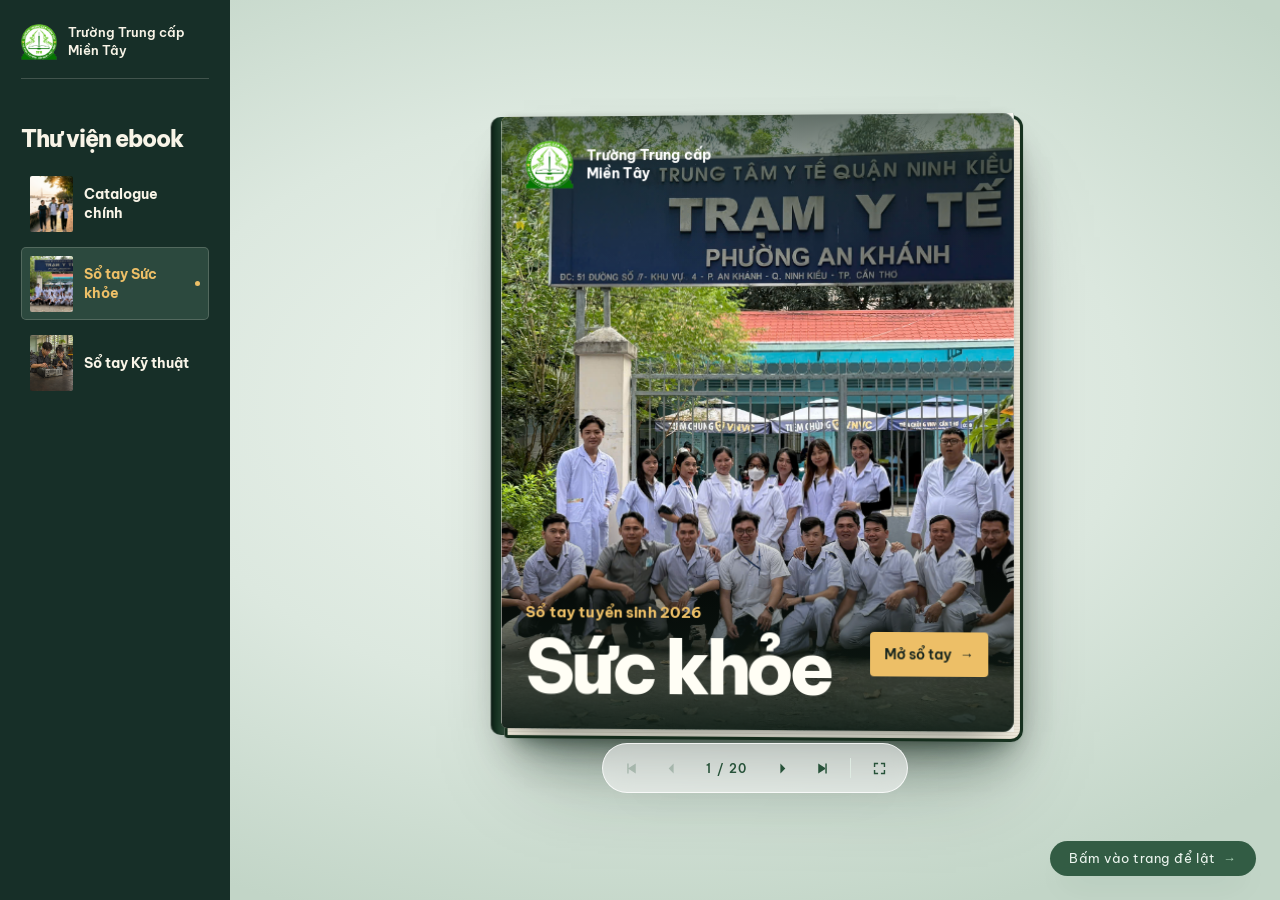
<file: suc-khoe/index.html>
<!DOCTYPE html>
<html lang="vi">
<head>
  <meta charset="UTF-8" />
  <meta name="viewport" content="width=device-width, initial-scale=1.0" />
  <title>Sổ tay ngành Sức khỏe 2026 — Trường Trung cấp Miền Tây (MTPC)</title>
  <meta name="description" content="Sổ tay riêng cho khối ngành sức khỏe của Trường Trung cấp Miền Tây: Y sĩ đa khoa, Dược, Điều dưỡng, Răng hàm mặt, chứng chỉ chuyển đổi Điều dưỡng, Xoa bóp bấm huyệt – VLTL." />
  <link rel="icon" type="image/png" href="images/logo-mtpc.png?v=1" />
  <link rel="preconnect" href="https://fonts.googleapis.com" />
  <link rel="preconnect" href="https://fonts.gstatic.com" crossorigin />
  <link href="https://fonts.googleapis.com/css2?family=Be+Vietnam+Pro:ital,wght@0,300;0,400;0,500;0,600;0,700;0,800;1,400&family=Cormorant+Garamond:ital,wght@0,500;0,600;0,700;1,500;1,600&display=swap" rel="stylesheet" />
  <link rel="stylesheet" href="css/style.css?v=2.72" />
  <link rel="stylesheet" href="css/catalogue.css?v=6" />
  <link rel="stylesheet" href="css/suc-khoe.css?v=8.4" />
  <link rel="stylesheet" href="../css/ebook-library.css?v=1" />
</head>
<body class="ebook-home">

  <details class="ebook-library" open>
    <summary>Danh sách ebook</summary>
    <nav class="ebook-library-menu" aria-label="Thư viện ebook">
      <div class="ebook-library-brand">
        <img src="../images/logo-mtpc.png?v=1" alt="" width="36" height="36" />
        <span>Trường Trung cấp<br>Miền Tây</span>
      </div>
      <h2>Thư viện ebook</h2>
      <ul>
        <li>
          <a href="../index.html">
            <img class="ebook-library-cover" src="../images/cover-2026.jpg" alt="" width="43" height="56" />
            <span>Catalogue chính</span>
          </a>
        </li>
        <li>
          <a href="index.html" aria-current="page">
            <img class="ebook-library-cover" src="../suc-khoe/images/y-si.jpg" alt="" width="43" height="56" />
            <span>Sổ tay Sức khỏe</span>
          </a>
        </li>
        <li>
          <a href="../ky-thuat/index.html">
            <img class="ebook-library-cover" src="../ky-thuat/images/bia-ky-thuat.webp" alt="" width="43" height="56" />
            <span>Sổ tay Kỹ thuật</span>
          </a>
        </li>
      </ul>
    </nav>
  </details>

  <main class="stage">
    <div class="book" id="book" aria-label="Sổ tay ngành Sức khỏe của Trường Trung cấp Miền Tây">

      <!-- ============ SHEET 1 : Bìa + Lời ngỏ ============ -->
      <section class="sheet">
        <!-- P1 · BÌA -->
        <article class="face front page cover sk-cover">
          <figure class="cover-photo">
            <img src="images/y-si.jpg" width="2560" height="1920" fetchpriority="high" alt="Ảnh nhóm học viên khối Sức khỏe tại Trạm Y tế phường An Khánh" />
          </figure>
          <div class="sk-cover-brand">
            <img src="images/logo-mtpc.png?v=1" alt="" width="48" height="48" />
            <p>Trường Trung cấp<br>Miền Tây</p>
          </div>

          <div class="cover-inner">
            <div class="cover-lower">
              <div>
                <p class="cover-edition">Sổ tay tuyển sinh 2026</p>
                <h1 class="cover-main-title">Sức khỏe</h1>
              </div>
              <button class="cover-open" type="button" data-goto="2">Mở sổ tay <span aria-hidden="true">→</span></button>
            </div>
          </div>
        </article>

        <!-- P2 · LỜI NGỎ -->
        <article class="face back page skpg page-editorial">
          <div class="page-inner">
            <h2 class="h-serif">Mỗi ngày đi làm <em>là một ngày có ích</em></h2>
            <p class="sk-topic">Vì sao chọn nghề chăm sóc</p>
            <p class="sk-lead">Chăm sóc sức khỏe là nghề mà kết quả lao động nằm ở người khác: <b>một lời động viên, một thao tác kỹ thuật đúng, một liều thuốc được tư vấn cẩn thận</b> đều trực tiếp tác động đến sức khỏe và niềm tin của người bệnh.</p>

            <figure class="ph hero-photo ratio-16-7" data-img="images/dieu-duong.jpg">
              <figcaption class="ph-cap">Thực hành kỹ năng chăm sóc người bệnh</figcaption>
            </figure>

            <div class="sk-spec">
              <div><span>Chương trình</span><b>3 trung cấp</b></div>
              <div><span>Đào tạo ngắn hạn</span><b>3 sơ cấp / chứng chỉ</b></div>
              <div><span>Lịch học</span><b>6h – 22h</b></div>
            </div>

            <p class="sk-lead">Sổ tay này tổng hợp <b>sáu chương trình sức khỏe</b> của nhà trường để bạn so sánh, chọn đúng hướng đi và biết rõ mình sẽ học gì, làm gì sau khi tốt nghiệp.</p>

            <footer class="pg-foot"><span>02</span></footer>
          </div>
        </article>
      </section>

      <!-- ============ SHEET 2 : Danh mục + Y sĩ ============ -->
      <section class="sheet">
        <!-- P3 · SÁU CHƯƠNG TRÌNH -->
        <article class="face front page skpg">
          <div class="page-inner">
            <h2 class="h-serif">Các chương trình đào tạo</h2>
            <p class="sk-lead">Ba chương trình trung cấp và ba chương trình sơ cấp / chứng chỉ — chạm vào từng dòng để mở trang chi tiết.</p>

            <nav class="major-list" aria-label="Mục lục các chương trình">
              <a class="major-row" href="#ysy" data-goto="4">
                <div class="major-info"><h3>Y sĩ đa khoa</h3><p>Trung cấp · Chăm sóc sức khỏe ban đầu, y học cơ sở &amp; lâm sàng</p></div>
                <span class="arrow" aria-hidden="true">→</span>
              </a>
              <a class="major-row" href="#duoc" data-goto="5">
                <div class="major-info"><h3>Dược</h3><p>Trung cấp · Dược lý, bào chế, quản lý &amp; tư vấn sử dụng thuốc</p></div>
                <span class="arrow" aria-hidden="true">→</span>
              </a>
              <a class="major-row" href="#dieuDuong" data-goto="6">
                <div class="major-info"><h3>Điều dưỡng</h3><p>Trung cấp · Chăm sóc người bệnh, phòng bệnh &amp; phục hồi</p></div>
                <span class="arrow" aria-hidden="true">→</span>
              </a>
              <a class="major-row" href="#rhm" data-goto="7">
                <div class="major-info"><h3>Răng hàm mặt</h3><p>Khóa từng được công bố · Hỏi lịch mở lớp</p></div>
                <span class="arrow" aria-hidden="true">→</span>
              </a>
              <a class="major-row" href="#chuyenDoi" data-goto="8">
                <div class="major-info"><h3>Chứng chỉ chuyển đổi Điều dưỡng</h3><p>Hướng bổ sung kiến thức điều dưỡng · Hỏi lịch mở lớp</p></div>
                <span class="arrow" aria-hidden="true">→</span>
              </a>
              <a class="major-row" href="#xoaBop" data-goto="9">
                <div class="major-info"><h3>Xoa bóp bấm huyệt – VLTL</h3><p>Hướng kỹ năng · Hỏi lịch mở lớp</p></div>
                <span class="arrow" aria-hidden="true">→</span>
              </a>
            </nav>

            <footer class="pg-foot"><span class="sk-footer-note">Điều kiện &amp; giá trị chứng chỉ theo quy định</span><span>03</span></footer>
          </div>
        </article>

        <!-- P4 · Y SĨ ĐA KHOA -->
        <article class="face back page skpg sk-program sk-layout-opening" id="ysy">
          <div class="page-inner">
            <figure class="sk-photo">
              <img src="images/y-si.jpg" alt="" />
              <figcaption>Ảnh nhóm tại Trạm Y tế phường An Khánh</figcaption>
            </figure>

            <header class="sk-program-title">
              <h2 class="h-serif">Y sĩ đa khoa</h2>
              <p class="sk-topic">Trình độ trung cấp</p>
            </header>

            <p class="sk-lead sk-note"><strong>Lưu ý hành nghề:</strong> Người được cấp bằng Y sĩ trung cấp sau <strong>31/12/2026</strong> không được cấp giấy phép hành nghề với chức danh Y sĩ (<a href="https://datafiles.chinhphu.vn/cpp/files/vbpq/2026/3/26-vbhn-vpqh.pdf#page=71">khoản 10 Điều 121</a>).</p>

            <div class="sk-spec">
              <div><span>Hình thức</span><b>Chính quy</b></div>
            </div>

            <div class="sk-rows">
              <h3 class="h-sub">Bạn sẽ học</h3>
              <div class="sk-row"><p><b>Y học cơ sở &amp; lâm sàng</b> — bệnh học, nguyên tắc y đức, nhận định ban đầu.</p></div>
              <div class="sk-row"><p><b>Kỹ thuật thăm khám</b> — sơ cứu và xử trí ban đầu theo quy định.</p></div>
              <div class="sk-row"><p><b>Thực hành tại cơ sở y tế</b> — hỗ trợ chăm sóc sức khỏe cộng đồng.</p></div>
            </div>


            <footer class="pg-foot"><span>04</span></footer>
          </div>
        </article>
      </section>

      <!-- ============ SHEET 3 : Dược + Điều dưỡng ============ -->
      <section class="sheet">
        <!-- P5 · DƯỢC SĨ -->
        <article class="face front page skpg sk-program sk-layout-pair" id="duoc">
          <div class="page-inner">
            <header class="sk-program-title">
              <h2 class="h-serif">Dược</h2>
              <p class="sk-topic">Trình độ trung cấp</p>
            </header>

            <p class="sk-lead">Học dược lý, bào chế, kiểm nghiệm và quản lý thuốc.</p>

            <figure class="sk-photo sk-photo-pair">
              <img src="images/duoc.jpg?v=2" alt="Nhóm mặc áo blouse cạnh các khay thuốc" />
              <img src="images/kho-duoc.jpg" alt="Ảnh nhóm trước biển Kho Dược" />
              <figcaption>Hai góc nhìn tại khu vực kho dược</figcaption>
            </figure>

            <div class="sk-rows">
              <h3 class="h-sub">Bạn sẽ học</h3>
              <div class="sk-row"><p><b>Dược lý &amp; dược lâm sàng</b> — cách dùng thuốc an toàn, hợp lý.</p></div>
              <div class="sk-row"><p><b>Bào chế &amp; kiểm nghiệm</b> — quy trình và tiêu chuẩn chất lượng thuốc.</p></div>
              <div class="sk-row"><p><b>Bảo quản &amp; quản lý dược</b> — sắp xếp, bảo quản theo chuẩn, đạo đức hành nghề.</p></div>
            </div>

            <div class="sk-spec">
              <div><span>Hình thức</span><b>Chính quy</b></div>
            </div>

            <div class="sk-chips"><span>Nhà thuốc GPP</span><span>Cơ sở y tế</span><span>Phân phối dược</span></div>

            <footer class="pg-foot"><span>05</span></footer>
          </div>
        </article>

        <!-- P6 · ĐIỀU DƯỠNG -->
        <article class="face back page skpg sk-program sk-layout-portrait" id="dieuDuong">
          <div class="page-inner">
            <header class="sk-program-title">
              <h2 class="h-serif">Điều dưỡng</h2>
              <p class="sk-topic">Trình độ trung cấp</p>
            </header>

            <p class="sk-lead">Chăm sóc người bệnh trong phòng bệnh, điều trị và phục hồi.</p>

            <figure class="sk-photo">
              <img src="images/dieu-duong.jpg" alt="" />
              <figcaption>Thực tập tại bệnh viện &amp; cơ sở y tế</figcaption>
            </figure>

            <div class="sk-rows">
              <h3 class="h-sub">Bạn sẽ học</h3>
              <div class="sk-row"><p><b>Quy trình kỹ thuật điều dưỡng</b> — thực hành cơ bản và kỹ năng theo dõi.</p></div>
              <div class="sk-row"><p><b>Chăm sóc &amp; giao tiếp</b> — hỗ trợ người bệnh, phối hợp cùng nhân viên y tế.</p></div>
              <div class="sk-row"><p><b>Y đức &amp; trách nhiệm</b> — thái độ tận tâm trong suốt quá trình học.</p></div>
            </div>

            <div class="sk-spec">
              <div><span>Hình thức</span><b>Chính quy</b></div>
            </div>

            <div class="sk-chips"><span>Bệnh viện</span><span>Phòng bệnh</span><span>Trung tâm chăm sóc</span></div>

            <footer class="pg-foot"><span>06</span></footer>
          </div>
        </article>
      </section>

      <!-- ============ SHEET 4 : Răng hàm mặt + Chuyển đổi ============ -->
      <section class="sheet">
        <!-- P7 · RĂNG HÀM MẶT -->
        <article class="face front page skpg sk-program sk-layout-centered" id="rhm">
          <div class="page-inner">
            <header class="sk-program-title">
              <h2 class="h-serif">Răng hàm mặt</h2>
              <p class="sk-topic">Hỏi lịch mở lớp</p>
            </header>

            <p class="sk-lead">Tìm hiểu giải phẫu răng hàm mặt và thực hành kỹ thuật hỗ trợ nha khoa.</p>

            <figure class="sk-photo">
              <img src="images/minh-hoa-nha-khoa.webp" alt="Chuẩn bị dụng cụ bên ghế nha khoa mô phỏng" />
              <figcaption>Thực hành hỗ trợ nha khoa · Minh họa AI</figcaption>
            </figure>

            <div class="sk-rows">
              <h3 class="h-sub">Bạn sẽ học</h3>
              <div class="sk-row"><p><b>Giải phẫu – sinh lý</b> vùng răng hàm mặt, nguyên tắc vô khuẩn.</p></div>
              <div class="sk-row"><p><b>Kỹ thuật hỗ trợ nha khoa</b> — chuẩn bị dụng cụ, vật liệu, theo dõi điều trị.</p></div>
              <div class="sk-row"><p><b>Chăm sóc răng miệng</b> — hướng dẫn và tư vấn dự phòng cho người bệnh.</p></div>
            </div>

            <div class="sk-spec">
              <div><span>Lịch học và chứng chỉ</span><b>Hỏi Phòng Tuyển sinh</b></div>
            </div>

            <div class="sk-chips"><span>Phòng khám nha khoa</span><span>Chăm sóc dự phòng</span></div>

            <footer class="pg-foot"><span>07</span></footer>
          </div>
        </article>

        <!-- P8 · CHUYỂN ĐỔI ĐIỀU DƯỠNG -->
        <article class="face back page skpg sk-program sk-layout-feature" id="chuyenDoi">
          <div class="page-inner">
            <header class="sk-program-title">
              <h2 class="h-serif">Chuyển đổi <em>Điều dưỡng</em></h2>
              <p class="sk-topic">Hỏi lịch mở lớp</p>
            </header>

            <p class="sk-lead">Hướng bổ sung kiến thức điều dưỡng cho người đã có văn bằng phù hợp. Hỏi trường về điều kiện của từng đợt.</p>

            <div class="sk-spec">
              <div><span>Đầu vào</span><b>Xét văn bằng</b></div>
              <div><span>Lịch học</span><b>Hỏi trường</b></div>
              <div><span>Chứng chỉ</span><b>Hỏi trường</b></div>
            </div>

            <figure class="sk-photo">
              <img src="images/phong-thuc-hanh.jpg" alt="" />
              <figcaption>Ảnh nhóm tại phòng thực hành</figcaption>
            </figure>

            <div class="sk-rows">
              <h3 class="h-sub">Bạn sẽ học</h3>
              <div class="sk-row"><p><b>Hệ thống kiến thức</b> điều dưỡng cơ sở và các quy trình kỹ thuật.</p></div>
              <div class="sk-row"><p><b>Thực hành</b> theo dõi, chăm sóc và phối hợp trong nhóm điều trị.</p></div>
              <div class="sk-row"><p><b>Y đức, giao tiếp</b> và an toàn người bệnh theo quy định.</p></div>
            </div>

            <div class="sk-chips"><p class="sk-note">Hành nghề điều dưỡng cần đáp ứng điều kiện cấp giấy phép.</p></div>

            <footer class="pg-foot"><span class="sk-footer-note">Xác nhận điều kiện theo từng đợt</span><span>08</span></footer>
          </div>
        </article>
      </section>

      <!-- ============ SHEET 5 : Xoa bóp + So sánh ============ -->
      <section class="sheet">
        <!-- P9 · XOA BÓP BẤM HUYỆT – VLTL -->
        <article class="face front page skpg sk-program sk-layout-workshop" id="xoaBop">
          <div class="page-inner">
            <header class="sk-program-title">
              <h2 class="h-serif">Xoa bóp bấm huyệt <em>&amp; Vật lý trị liệu</em></h2>
              <p class="sk-topic">Hỏi lịch mở lớp</p>
            </header>

            <figure class="sk-photo">
              <img src="images/xoa-bop.jpg" alt="" />
              <figcaption>Thực hành kỹ thuật xoa bóp – bấm huyệt</figcaption>
            </figure>

            <p class="sk-lead">Học xoa bóp, bấm huyệt và làm quen với thiết bị vật lý trị liệu.</p>

            <div class="sk-rows">
              <h3 class="h-sub">Bạn sẽ học</h3>
              <div class="sk-row"><p><b>An toàn &amp; chỉ định</b> — nguyên tắc trước khi xoa bóp, bấm huyệt.</p></div>
              <div class="sk-row"><p><b>Kỹ thuật cơ bản</b> — thực hành trên từng vùng cơ thể.</p></div>
              <div class="sk-row"><p><b>Thiết bị vật lý trị liệu</b> — quy trình hỗ trợ phục hồi chức năng.</p></div>
            </div>

            <div class="sk-spec">
              <div><span>Lịch học và chứng chỉ</span><b>Hỏi Phòng Tuyển sinh</b></div>
            </div>

            <div class="sk-chips"><span>Phục hồi chức năng</span><span>Chăm sóc sức khỏe</span></div>

            <footer class="pg-foot"><span>09</span></footer>
          </div>
        </article>

        <!-- P10 · SO SÁNH BA NGÀNH -->
        <article class="face back page skpg">
          <div class="page-inner">
            <h2 class="h-serif">Ba ngành <em>ba thế mạnh</em></h2>
            <p class="sk-topic">Ba ngành trung cấp chính quy</p>
            <p class="sk-lead">Cùng nền tảng sức khỏe, khác nhau ở trọng tâm đào tạo và nơi làm việc.</p>

            <table class="sk-tbl" aria-label="So sánh ba chương trình trung cấp">
              <thead>
                <tr><th scope="col">Tiêu chí</th><th scope="col">Y sĩ</th><th scope="col">Dược</th><th scope="col">Điều dưỡng</th></tr>
              </thead>
              <tbody>
                <tr><th scope="row">Trọng tâm</th><td>Y học cơ sở &amp; lâm sàng</td><td>Dược lý, bào chế</td><td>Quy trình chăm sóc</td></tr>
                <tr><th scope="row">Kỹ năng</th><td>Thăm khám, sơ cứu</td><td>Bảo quản, tư vấn thuốc</td><td>Kỹ thuật điều dưỡng</td></tr>
                <tr><th scope="row">Hướng việc làm</th><td>Cơ sở y tế, tùy điều kiện hành nghề</td><td>Nhà thuốc, khoa dược</td><td>Bệnh viện, cơ sở chăm sóc</td></tr>
                <tr><th scope="row">Học lên</th><td colspan="3">Dự tuyển theo ngành và điều kiện của cơ sở tiếp nhận.</td></tr>
                <tr><th scope="row">Thời gian</th><td colspan="3">1,5 năm sau THPT hoặc tương đương · 2,5 năm sau THCS, có học văn hóa THPT.</td></tr>
              </tbody>
            </table>

            <div class="sk-pick">
              <div><h4>Chọn Y sĩ nếu…</h4><p>Quan tâm đến y học cơ sở và chăm sóc sức khỏe ban đầu.</p></div>
              <div><h4>Chọn Dược nếu…</h4><p>Thích thuốc, hóa dược và tư vấn dùng thuốc.</p></div>
              <div><h4>Chọn Điều dưỡng nếu…</h4><p>Muốn chăm sóc người bệnh trực tiếp mỗi ngày.</p></div>
            </div>

            <footer class="pg-foot"><span class="sk-footer-note">Bảng mang tính định hướng</span><span>10</span></footer>
          </div>
        </article>
      </section>

      <!-- ============ SHEET 6 : Môi trường học + Nghề nghiệp ============ -->
      <section class="sheet">
        <!-- P11 · HỌC BẰNG TAY NGHỀ -->
        <article class="face front page skpg">
          <div class="page-inner">
            <h2 class="h-serif">Học bằng <em>tay nghề</em></h2>
            <p class="sk-topic">Lý thuyết gắn thực hành</p>
            <p class="sk-lead">Khối sức khỏe không thể học chỉ bằng lý thuyết. Chương trình tổ chức theo hướng <b>thực hành là trung tâm</b>, gắn với cơ sở y tế.</p>

            <div class="sk-practice">
              <figure class="sk-photo">
                <img src="images/cover-2026.jpg" alt="Sinh viên đi bộ ven sông" />
              </figure>
              <div class="sk-rows">
                <div class="sk-row"><i>01</i><p><b>Phòng thực hành kỹ năng</b> — luyện thao tác trên mô hình trước khi tiếp xúc người bệnh.</p></div>
                <div class="sk-row"><i>02</i><p><b>Thực tập tại cơ sở y tế</b> — làm quen bệnh viện, phòng khám, nhà thuốc.</p></div>
                <div class="sk-row"><i>03</i><p><b>Rèn y đức &amp; giao tiếp</b> — thái độ, trách nhiệm với người bệnh.</p></div>
              </div>
            </div>

            <div class="sk-hot"><span>Lịch học linh hoạt</span><b>6h – 22h</b></div>

            <footer class="pg-foot"><span class="sk-footer-note">Tất cả các ngày trong tuần</span><span>11</span></footer>
          </div>
        </article>

        <!-- P12 · LỘ TRÌNH NGHỀ NGHIỆP -->
        <article class="face back page skpg">
          <div class="page-inner">
            <h2 class="h-serif">Ra trường <em>làm ở đâu?</em></h2>
            <p class="sk-topic">Vị trí tùy văn bằng, giấy phép hành nghề và yêu cầu tuyển dụng</p>

            <figure class="ph hero-photo sk-photo-inset" data-img="images/tot-nghiep-y-si-2025.jpg">
              <figcaption class="ph-cap">Ảnh nhóm tại lễ tốt nghiệp Y sĩ năm 2025</figcaption>
            </figure>

            <div class="sk-jobs">
              <div class="sk-job"><i>01</i><div><h4>Trạm y tế tuyến xã</h4><p>Chăm sóc sức khỏe ban đầu, phòng bệnh cộng đồng.</p></div></div>
              <div class="sk-job"><i>02</i><div><h4>Phòng khám tư nhân</h4><p>Hỗ trợ thăm khám và theo dõi người bệnh.</p></div></div>
              <div class="sk-job"><i>03</i><div><h4>Bệnh viện &amp; cơ sở chăm sóc</h4><p>Thực hiện quy trình chăm sóc theo phân công.</p></div></div>
              <div class="sk-job"><i>04</i><div><h4>Nhà thuốc GPP</h4><p>Bảo quản và hướng dẫn sử dụng thuốc trong phạm vi chuyên môn.</p></div></div>
              <div class="sk-job"><i>05</i><div><h4>Cơ sở phục hồi chức năng</h4><p>Xoa bóp, bấm huyệt, vật lý trị liệu.</p></div></div>
              <div class="sk-job"><i>06</i><div><h4>Trung tâm chăm sóc</h4><p>Hỗ trợ chăm sóc người cao tuổi theo vị trí chuyên môn.</p></div></div>
            </div>

            <footer class="pg-foot"><span class="sk-footer-note">Vị trí phụ thuộc trình độ &amp; chứng chỉ</span><span>12</span></footer>
          </div>
        </article>
      </section>

      <!-- ============ SHEET 7 : Tuyển sinh + Học phí ============ -->
      <section class="sheet">
        <!-- P13 · ĐIỀU KIỆN & HỒ SƠ -->
        <article class="face front page skpg">
          <div class="page-inner">
            <h2 class="h-serif">Điều kiện <em>&amp; hồ sơ</em></h2>
            <p class="sk-topic">Ai có thể đăng ký</p>
              <p class="sk-lead">Điều kiện đầu vào khác nhau theo chương trình; phòng tuyển sinh kiểm tra và hướng dẫn từng trường hợp cụ thể.</p>

              <div class="sk-pick two">
              <div><h4>Người tốt nghiệp THCS, THPT</h4><p>Người tốt nghiệp THCS học song song chương trình văn hóa THPT.</p></div>
              <div><h4>Người đi làm</h4><p>Hỏi về lớp ban ngày, buổi tối hoặc cuối tuần.</p></div>
              <div><h4>Người có bằng ngành khác</h4><p>Hỏi về lộ trình văn bằng 2 và điều kiện theo ngành.</p></div>
              <div><h4>Bộ đội, công an xuất ngũ</h4><p>Hỏi trường về hồ sơ và điều kiện hỗ trợ học nghề.</p></div>
            </div>

            <div class="sk-rows">
              <div class="sk-row"><i>01</i><p><b>Phiếu đăng ký xét tuyển</b> theo mẫu của trường.</p></div>
              <div class="sk-row"><i>02</i><p><b>Bản sao bằng tốt nghiệp và học bạ</b> hoặc giấy chứng nhận tốt nghiệp tạm thời theo hướng dẫn.</p></div>
              <div class="sk-row"><i>03</i><p><b>CCCD, giấy khai sinh, ảnh 3×4</b> và giấy khám sức khỏe.</p></div>
            </div>

            <p class="sk-note">Xem hồ sơ theo từng đợt tại <a href="https://web.mtpc.edu.vn/tuyen-sinh">trang tuyển sinh của trường</a>.</p>

            <footer class="pg-foot"><span class="sk-footer-note">Hồ sơ nộp tại văn phòng tuyển sinh</span><span>13</span></footer>
          </div>
        </article>

        <!-- P14 · HỌC PHÍ & HỖ TRỢ -->
        <article class="face back page skpg">
          <div class="page-inner">
            <h2 class="h-serif">Học phí <em>&amp; chính sách hỗ trợ</em></h2>
            <p class="sk-topic">Minh bạch trước khi nộp</p>
            <p class="sk-lead">Học phí công bố theo từng đợt tuyển sinh.</p>

            <div class="sk-pick two">
              <div><h4>Học phí</h4><p>Xem mức thu của ngành và đợt tuyển sinh bạn chọn.</p></div>
              <div><h4>Lịch đóng</h4><p>Hỏi thời hạn, cách đóng và các khoản thu theo thông báo.</p></div>
              <div><h4>Chính sách ưu đãi</h4><p>Hỏi điều kiện và giấy tờ cần nộp nếu thuộc diện hỗ trợ.</p></div>
              <div><h4>Tư vấn trước khi nộp</h4><p>Gọi hotline để được giải thích từng khoản và lộ trình học.</p></div>
            </div>

            <div class="sk-rows">
              <div class="sk-row"><i>01</i><p><b>Đối chiếu thông báo thu</b> trước khi đóng học phí.</p></div>
              <div class="sk-row"><i>02</i><p><b>Hỗ trợ người ở xa</b> — tư vấn chỗ ở, đi lại khi nhập học.</p></div>
              <div class="sk-row"><i>03</i><p><b>Hỏi về thực tập</b> theo ngành và kế hoạch của từng lớp.</p></div>
            </div>

            <p class="sk-note">Thông tin học phí và hỗ trợ theo thông báo từng đợt.</p>

            <footer class="pg-foot"><span>14</span></footer>
          </div>
        </article>
      </section>

      <!-- ============ SHEET 8 : Liên thông + Cảm nhận ============ -->
      <section class="sheet">
        <!-- P15 · HỌC LÊN -->
        <article class="face front page skpg">
          <div class="page-inner">
            <h2 class="h-serif">Trung cấp <em>chưa phải điểm dừng</em></h2>
            <p class="sk-topic">Lộ trình dài hơi</p>
              <p class="sk-lead">Người có bằng trung cấp có thể tìm hiểu lộ trình học lên theo ngành, văn bằng đầu vào và quy định tuyển sinh của cơ sở tiếp nhận.</p>

              <figure class="ph hero-photo sk-photo-inset" data-img="images/contact.jpg">
                <figcaption class="ph-cap">Hoạt động hợp tác với Trường Cao đẳng Nghề Cần Thơ</figcaption>
              </figure>

              <div class="sk-rows">
              <div class="sk-row"><i>01</i><p><b>Hoàn thành trung cấp</b> và nhận bằng khi đủ điều kiện tốt nghiệp. Giấy phép hành nghề có thủ tục và điều kiện riêng.</p></div>
              <div class="sk-row"><i>02</i><p><b>Tìm việc</b> theo chuyên môn và điều kiện của vị trí tuyển dụng.</p></div>
              <div class="sk-row"><i>03</i><p><b>Liên thông cao đẳng / đại học</b> — theo quy định tuyển sinh của trường đào tạo.</p></div>
              <div class="sk-row"><i>04</i><p><b>Bồi dưỡng chuyên môn</b> theo yêu cầu của công việc và quy định hiện hành.</p></div>
            </div>

            <div class="sk-chips"><span>Điều kiện đầu vào</span><span>Ngành dự tuyển</span><span>Hồ sơ</span></div>

            <p class="sk-note">Điều kiện liên thông thay đổi theo quy định từng năm — nhà trường tư vấn trường hợp cụ thể.</p>

            <footer class="pg-foot"><span>15</span></footer>
          </div>
        </article>

        <!-- P16 · CẢM NHẬN NGƯỜI HỌC -->
        <article class="face back page skpg">
          <div class="page-inner">
            <h2 class="h-serif">Chuẩn bị <em>trước khi nhập học</em></h2>
            <p class="sk-topic">Lịch học và thực hành</p>

            <figure class="ph hero-photo sk-photo-inset" data-img="images/tot-nghiep-y-si-2025-b.jpg">
              <figcaption class="ph-cap">Phát biểu tại lễ tốt nghiệp Y sĩ</figcaption>
            </figure>

            <div class="sk-rows">
              <div class="sk-row"><p><b>Lịch học:</b> Hỏi lớp ban ngày, buổi tối hoặc cuối tuần và kiểm tra lịch từng học kỳ.</p></div>
              <div class="sk-row"><p><b>Thực hành:</b> Hỏi trường về địa điểm, thời gian và yêu cầu chuẩn bị theo từng ngành.</p></div>
            </div>

            <p class="sk-note">Xác nhận lịch cụ thể với Phòng Tuyển sinh trước khi đăng ký.</p>

            <footer class="pg-foot"><span>16</span></footer>
          </div>
        </article>
      </section>

      <!-- ============ SHEET 9 : Hỏi đáp + Đối tác ============ -->
      <section class="sheet">
        <!-- P17 · HỎI & ĐÁP -->
        <article class="face front page skpg">
          <div class="page-inner">
            <h2 class="h-serif">Câu hỏi <em>thường gặp</em></h2>
            <p class="sk-topic">Sáu câu hỏi thường gặp</p>

            <dl class="sk-faq">
              <div><dt>Chưa học xong THPT có học được không?</dt><dd>Người tốt nghiệp THCS có thể xét tuyển trung cấp và học song song chương trình văn hóa THPT.</dd></div>
              <div><dt>Học bao lâu thì ra trường?</dt><dd>Với ba ngành trung cấp sức khỏe, thời gian công bố là 1,5 năm sau THPT hoặc 2,5 năm sau THCS. Văn bằng 2 có lộ trình riêng.</dd></div>
              <div><dt>Vừa làm vừa học được không?</dt><dd>Trường có lớp ban ngày, buổi tối và cuối tuần. Lịch cụ thể theo từng lớp.</dd></div>
              <div><dt>Ra trường có xin được việc?</dt><dd>Cơ hội việc làm tùy ngành, vị trí tuyển dụng và điều kiện hành nghề.</dd></div>
              <div><dt>Đã có bằng ngành khác, muốn chuyển sang điều dưỡng?</dt><dd>Hỏi trường về văn bằng 2 ngành Điều dưỡng và các khóa bồi dưỡng phù hợp với bằng hiện có.</dd></div>
              <div><dt>Nộp hồ sơ ở đâu?</dt><dd>Văn phòng tuyển sinh: 130C–130D Nguyễn Văn Cừ nối dài, P. Tân An, Cần Thơ.</dd></div>
            </dl>

            <div class="sk-hot"><span>Chưa thấy câu trả lời?</span><b><a href="tel:0375711766">0375 711 766</a></b></div>

            <footer class="pg-foot"><span class="sk-footer-note">Tư vấn trực tiếp mỗi ngày</span><span>17</span></footer>
          </div>
        </article>

        <!-- P18 · ĐỐI TÁC & CƠ SỞ THỰC HÀNH -->
        <article class="face back page skpg">
          <div class="page-inner">
            <h2 class="h-serif">Đối tác <em>&amp; cơ sở thực hành</em></h2>
            <p class="sk-topic">Hợp tác &amp; liên kết</p>

            <div class="sk-event-pair">
              <figure class="sk-photo">
                <img src="images/partners.jpg" alt="Ảnh nhóm tại buổi làm việc với Trường Đại học Y Dược Cần Thơ" />
                <figcaption>Hợp tác đào tạo với Trường Đại học Y Dược Cần Thơ</figcaption>
              </figure>
              <figure class="sk-photo">
                <img src="images/anh-nhom-dai-hoc-bac-lieu.jpg" width="1600" height="892" alt="Ảnh nhóm tại Trường Đại học Bạc Liêu" />
                <figcaption>Ảnh nhóm tại Trường Đại học Bạc Liêu</figcaption>
              </figure>
            </div>

            <div class="sk-rows">
              <div class="sk-row"><i>01</i><p><b>Bệnh viện &amp; cơ sở y tế</b> — môi trường thực tập cho điều dưỡng, y sĩ.</p></div>
              <div class="sk-row"><i>02</i><p><b>Nhà thuốc đạt chuẩn GPP</b> — thực hành dược và tư vấn thuốc.</p></div>
              <div class="sk-row"><i>03</i><p><b>ĐH Y Dược Cần Thơ · CĐ Nghề Cần Thơ</b> — hợp tác chuyên môn theo văn bản năm 2025.</p></div>
              <div class="sk-row"><i>04</i><p><b>Hợp tác quốc tế</b> — khai giảng các lớp cho học sinh Campuchia năm 2025.</p></div>
            </div>

            <footer class="pg-foot"><span>18</span></footer>
          </div>
        </article>
      </section>

      <!-- ============ SHEET 10 : Đăng ký + Bìa sau ============ -->
      <section class="sheet">
        <!-- P19 · ĐĂNG KÝ TƯ VẤN -->
        <article class="face front page skpg has-seal">
          <div class="page-inner">
            <h2 class="h-serif">Đăng ký <em>nhận tư vấn</em></h2>
            <p class="sk-topic">Tư vấn miễn phí</p>

            <div class="sk-contact-panel">
              <div class="contact">
                <div class="contact-row"><span class="c-label">Địa chỉ</span><span>130C – 130D Nguyễn Văn Cừ nối dài, P. Tân An, TP. Cần Thơ</span></div>
                <div class="contact-row"><span class="c-label">Tuyển sinh</span><span class="c-strong"><a href="tel:0375711766">0375 711 766</a> · <a href="tel:02922226677">0292 222 6677</a></span></div>
                <div class="contact-row"><span class="c-label">Website</span><a href="https://web.mtpc.edu.vn">web.mtpc.edu.vn</a></div>
              </div>
              <figure class="sk-photo sk-contact-photo sk-job-fair">
                <img src="images/ngay-hoi-viec-lam-an-giang-2026.jpg" width="2194" height="1504" alt="Đại biểu trên sân khấu ngày hội việc làm tại An Giang" />
                <figcaption>Ngày hội việc làm cho chiến sĩ công an xuất ngũ · An Giang, 2026</figcaption>
              </figure>
            </div>

            <div class="register compact">
              <h3 class="h-sub">Đăng ký trực tuyến</h3>
              <a class="btn" href="https://web.mtpc.edu.vn/tuyen-sinh">Mở trang tuyển sinh của trường</a>
            </div>

            <footer class="pg-foot"><span>19</span></footer>
          </div>
        </article>

        <!-- P20 · BÌA SAU -->
        <article class="face back page backcover sk-backcover">
          <div class="sk-backcover-title">
            <img src="images/logo-mtpc.png?v=1" alt="" width="56" height="56" />
            <h2>Hẹn gặp bạn<br>ở Miền Tây</h2>
            <p>Tri thức · Đạo đức · Hội nhập · Phát triển</p>
          </div>

          <div class="sk-backcover-info">
            <div class="sk-backcover-phone">
              <p>Tư vấn tuyển sinh</p>
              <a class="sk-backcover-hotline" href="tel:0375711766">0375 711 766</a>
              <div class="sk-backcover-landlines">
                <a href="tel:02922226677">0292 222 6677</a>
                <a href="tel:02922225577">0292 222 5577</a>
              </div>
            </div>
            <address>
              <a href="https://web.mtpc.edu.vn">web.mtpc.edu.vn</a>
              <p>130C–130D Nguyễn Văn Cừ nối dài, P. Tân An, TP. Cần Thơ</p>
            </address>
          </div>

          <footer class="sk-backcover-credit">
            <span>Trường Trung cấp Miền Tây</span>
            <span>Sổ tay Sức khỏe 2026</span>
          </footer>
        </article>
      </section>

      <!-- Vùng bấm để lật trang -->
      <button class="zone zone-left" aria-label="Trang trước" tabindex="-1"></button>
      <button class="zone zone-right" aria-label="Trang sau" tabindex="-1"></button>
    </div>

    <!-- ===== Thanh công cụ ===== -->
    <div class="toolbar" role="group" aria-label="Điều khiển lật trang">
      <button class="tb-btn" id="btnFirst" title="Về trang bìa" aria-label="Về trang bìa">
        <svg viewBox="0 0 24 24"><path d="M18 5v14L7 12l11-7zM6 5h2v14H6z"/></svg>
      </button>
      <button class="tb-btn" id="btnPrev" title="Trang trước" aria-label="Trang trước">
        <svg viewBox="0 0 24 24"><path d="M15 5l-7 7 7 7V5z"/></svg>
      </button>
      <span class="tb-indicator" id="indicator" aria-live="polite">1 / 20</span>
      <button class="tb-btn" id="btnNext" title="Trang sau" aria-label="Trang sau">
        <svg viewBox="0 0 24 24"><path d="M9 5l7 7-7 7V5z"/></svg>
      </button>
      <button class="tb-btn" id="btnLast" title="Đến trang cuối" aria-label="Đến trang cuối">
        <svg viewBox="0 0 24 24"><path d="M6 5v14l11-7L6 5zM16 5h2v14h-2z"/></svg>
      </button>
      <span class="tb-sep"></span>
      <button class="tb-btn" id="btnFs" title="Toàn màn hình" aria-label="Toàn màn hình">
        <svg viewBox="0 0 24 24"><path d="M4 4h6v2H6v4H4V4zm10 0h6v6h-2V6h-4V4zM4 14h2v4h4v2H4v-6zm14 0h2v6h-6v-2h4v-4z"/></svg>
      </button>
    </div>

    <div class="hint" id="hint" hidden>Bấm vào trang để lật <span>→</span></div>
  </main>

  <script src="js/main.js?v=8"></script>
  <script src="../js/ebook-library.js?v=1"></script>
</body>
</html>
</file>
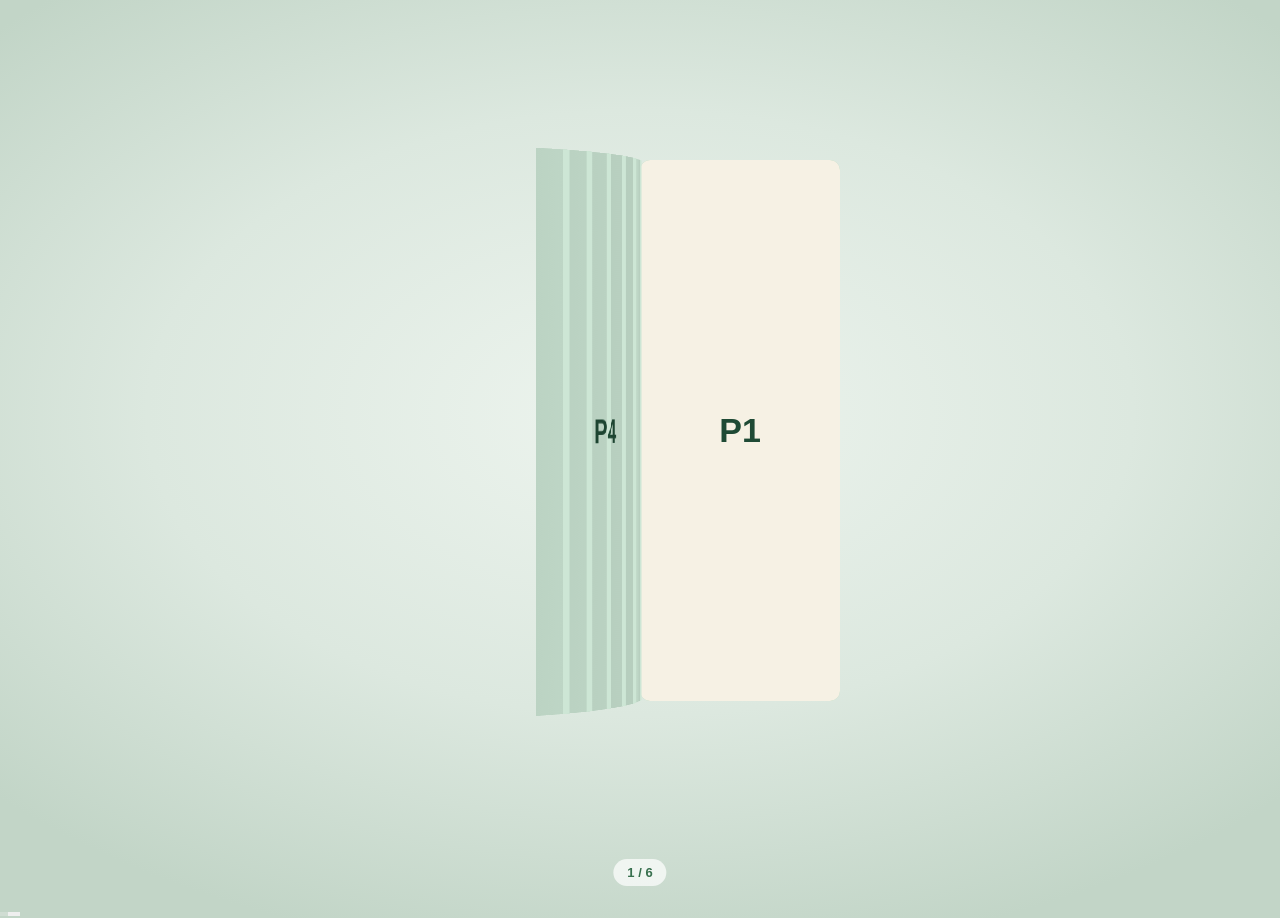
<file: .test/harness.html>
<!DOCTYPE html>
<html lang="vi">
<head>
<meta charset="UTF-8">
<style>
:root{--flip-time:.65s;--flip-ease:cubic-bezier(.5,.05,.2,1)}
*{margin:0;padding:0;box-sizing:border-box}
body{font-family:sans-serif;overflow:hidden;background:radial-gradient(ellipse 70% 60% at 50% 45%,#EDF4EE,#DCE8DF 55%,#C2D5C7)}
.stage{height:100dvh;display:flex;flex-direction:column;align-items:center;justify-content:center;gap:20px;padding:30px 10px 70px}
.book{position:relative;width:min(400px,94vw);aspect-ratio:.74;perspective:3400px;perspective-origin:50% 45%}
.book.single{width:min(400px,94vw);aspect-ratio:.74}
.sheet{position:absolute;top:0;left:50%;width:50%;height:100%;transform-origin:left center;transform-style:preserve-3d;transition:transform var(--flip-time) var(--flip-ease);will-change:transform}
.sheet.flipped{transform:rotateY(-180deg)}
.sheet.no-anim{transition:none!important}
.face{position:absolute!important;inset:0;backface-visibility:hidden;background:#fff;overflow:hidden;display:flex;align-items:center;justify-content:center;font-size:34px;font-weight:700;color:#1F4A35;border-radius:10px}
.face.back{transform:rotateY(180deg)}
.f1{background:#F6F1E4}.f2{background:#E3F1E7}.f3{background:#DCE8DF}.f4{background:#CDE6D5}.f5{background:#AED5BA;color:#fff}.f6{background:#88C19B;color:#fff}
.book.single .sheet{left:0;width:100%;transform:none!important;display:none;transition:none}
.book.single .sheet.active{display:block}
.book.single .sheet.active .face.back{display:none}
.book.single .sheet.active.show-back .face.front{display:none}
.book.single .sheet.active.show-back .face.back{display:flex;transform:none}
.book.single .cast{display:none}
.book.single .curl{left:0}
.cast{position:absolute;top:0;bottom:0;width:50%;pointer-events:none;opacity:0}
.curl{position:absolute;top:0;left:50%;transform-style:preserve-3d;pointer-events:none}
.curl .strip{position:absolute;top:0;height:100%;transform-style:preserve-3d;transform-origin:left center;will-change:transform}
.curl .clip{position:absolute;top:0;left:0;height:100%;overflow:hidden;backface-visibility:hidden;-webkit-backface-visibility:hidden;contain:paint}
.curl .cshade{position:absolute;inset:0;z-index:9;background:#08140d;pointer-events:none}
.under-flip{position:absolute;inset:0;z-index:10;display:none;overflow:hidden;background:#fff;border-radius:10px}
.under-flip .face{transform:none!important;backface-visibility:visible!important;-webkit-backface-visibility:visible!important}
.zone{position:absolute;top:0;bottom:0;width:50%;background:transparent;border:0;cursor:pointer;z-index:30}
.zone-left{left:0}.zone-right{right:0}
.tb{position:fixed;left:50%;transform:translateX(-50%);bottom:14px;font-size:13px;font-weight:600;color:#38704E;background:rgba(255,255,255,.7);padding:6px 14px;border-radius:999px;z-index:60}
@media (prefers-reduced-motion: reduce){.cast{display:none}.book{--flip-time:.01s}}
</style>
</head>
<body>
<main class="stage">
<div class="book single" id="book">
<section class="sheet"><article class="face front f1">P1</article><article class="face back f2">P2</article></section>
<section class="sheet"><article class="face front f3">P3</article><article class="face back f4">P4</article></section>
<section class="sheet"><article class="face front f5">P5</article><article class="face back f6">P6</article></section>
<button class="zone zone-left" tabindex="-1"></button>
<button class="zone zone-right" tabindex="-1"></button>
</div>
<div class="tb"><span id="indicator">1 / 6</span></div>
</main>
<button id="btnFirst"></button><button id="btnPrev"></button><button id="btnNext"></button><button id="btnLast"></button><button id="btnFs"></button>

<script>
window.addEventListener('error', function (e) { console.log('JS-ERROR: ' + e.message); });
setTimeout(function () {
  var zr = document.querySelector('.zone-right');
  var zl = document.querySelector('.zone-left');
  var ind = function () { return document.getElementById('indicator').textContent; };
  zr.click();                                       // P1 -> P2 (front -> cung to)
  setTimeout(function () {
    console.log('flip1 (P1->P2): ' + ind());
    zr.click();                                     // P2 -> P3 (back -> to ke tiep)
    setTimeout(function () {
      console.log('flip2 (P2->P3): ' + ind());
      zl.click();                                   // P3 -> P2 (front -> to truoc)
      setTimeout(function () {
        console.log('flip3 (P3->P2): ' + ind());
        zl.click();                                 // P2 -> P1 (back -> cung to)
        setTimeout(function () {
          console.log('flip4 (P2->P1): ' + ind());
          zr.click(); zr.click(); zr.click();       // nhanh lien tiep -> chi 1 flip nhan
          setTimeout(function () {
            console.log('flip5 (rapid x3): ' + ind());
            console.log('DONE');
          }, 900);
        }, 800);
      }, 800);
    }, 800);
  }, 800);
}, 300);
</script>

<script>
/* ============================================================
   CATALOGUE MTPC — điều khiển sách lật trang
   Trang giấy được uốn cong khi lật: tờ giấy chia thành các dải
   dọc xoay lệch nhau quanh gáy. Mỗi dải có 2 lớp (mặt trước và
   mặt sau) nằm sẵn hai phía; trình duyệt tự chọn mặt hướng về
   người xem, nên không có lúc nào dải giấy bị trống.
   ============================================================ */
(function () {
  "use strict";

  var book = document.getElementById("book");
  var sheets = Array.prototype.slice.call(book.querySelectorAll(".sheet"));
  var indicator = document.getElementById("indicator");
  var hint = document.getElementById("hint");
  var btnFirst = document.getElementById("btnFirst");
  var btnPrev = document.getElementById("btnPrev");
  var btnNext = document.getElementById("btnNext");
  var btnLast = document.getElementById("btnLast");
  var btnFs = document.getElementById("btnFs");

  var N = sheets.length;          // số tờ giấy
  var TOTAL = N * 2;              // số trang (mặt)
  var flipped = 0;                // số tờ đã lật (chế độ 2 trang)
  var page = 1;                   // trang hiện tại (chế độ 1 trang)
  var animating = false;
  var hasFlipped = false;

  var reduceMotion = window.matchMedia("(prefers-reduced-motion: reduce)").matches;
  var DURATION = reduceMotion ? 60 : 650;   // ms — ngắn hơn để khung rơi ít thấy hơn
  var STRIP_LEVELS = [12, 6];    // số dải dọc: ít dải hơn → ít lớp raster hơn, vẫn cong mượt
  var level = 0;
  var STRIPS = STRIP_LEVELS[0];
  var BEND = 50;                 // độ cong tối đa của trang (độ)
  var SHADE_MAX = .12;           // độ tối tối đa của mặt giấy khi nghiêng (giảm bớt cho trang trắng)
  var CLIP_OVERLAP = 8;          // chồng mép giữa các dải (px) để không lộ mối nối

  var mqMobile = window.matchMedia("(max-width: 899px)");
  function isSingle() { return mqMobile.matches; }

  /* ---------- Bóng đổ xuống trang bên dưới ---------- */
  var castL = document.createElement("div");
  var castR = document.createElement("div");
  castL.className = "cast cast-left";
  castR.className = "cast cast-right";
  castL.style.zIndex = castR.style.zIndex = N + 1;
  book.insertBefore(castL, book.querySelector(".zone-left"));
  book.insertBefore(castR, book.querySelector(".zone-left"));

  function startCast(side) {
    var cast = side === "right" ? castR : castL;
    cast.style.animationDuration = DURATION + "ms";
    cast.classList.remove("on");
    void cast.offsetWidth;
    cast.classList.add("on");
  }
  function stopCast() {
    castL.classList.remove("on");
    castR.classList.remove("on");
  }

  /* ---------- Trang giấy uốn cong (dải dọc lồng nhau) ---------- */
  function makeClip(face, W, H, w, offset, isBack) {
    var clip = document.createElement("div");
    clip.className = "clip";
    clip.style.width = (w + CLIP_OVERLAP) + "px";
    var bg = window.getComputedStyle(face).backgroundColor;
    if (bg && bg !== "rgba(0, 0, 0, 0)") clip.style.backgroundColor = bg;
    if (isBack) {
      clip.style.transformOrigin = (w / 2) + "px 50%";
      clip.style.transform = "rotateY(180deg)";
    }
    var clone = face.cloneNode(true);
    Array.prototype.forEach.call(clone.querySelectorAll("[id]"), function (n) { n.removeAttribute("id"); });
    clone.removeAttribute("id");
    clone.style.cssText =
      "position:absolute;top:0;left:" + offset + "px;width:" + W + "px;height:" + H + "px;" +
      "transform:none;backface-visibility:visible;-webkit-backface-visibility:visible;";
    var shade = document.createElement("div");
    shade.className = "cshade";
    // Chỉ phủ đúng phần dải (w px), KHÔNG tràn vào vùng chồng mép 8px —
    // nếu không bóng của 2 dải liền kề xếp chồng → vệt sọc đen lặp đều trên trang.
    shade.style.width = w + "px";
    // Bóng dùng alpha trong gradient nền (setAngle), nên mở khóa opacity mặc định
    shade.style.opacity = "1";
    clip.appendChild(clone);
    clip.appendChild(shade);
    return { el: clip, shade: shade };
  }

  function buildCurl(sheet) {
    var dm = sheetDims(sheet);
    var W = dm.W, H = dm.H;
    var w = W / STRIPS;
    var front = sheet.querySelector(".face.front");
    var back = sheet.querySelector(".face.back");
    var root = document.createElement("div");
    root.className = "curl";
    root.style.width = W + "px";
    root.style.height = H + "px";
    root.style.zIndex = N + 2;

    var strips = [];
    var parent = root;
    for (var k = 0; k < STRIPS; k++) {
      var s = document.createElement("div");
      s.className = "strip";
      s.style.width = w + "px";
      s.style.left = (k === 0 ? 0 : w) + "px";
      // Mặt trước và mặt sau của cùng một dải: luôn có một mặt hướng ra ngoài.
      var cf = makeClip(front, W, H, w, -k * w, false);
      var cb = makeClip(back, W, H, w, -(W - (k + 1) * w), true);
      s.appendChild(cf.el);
      s.appendChild(cb.el);
      parent.appendChild(s);
      parent = s;
      strips.push({ el: s, cf: cf, cb: cb });
    }
    // Bìa trước và bìa sau cứng hơn: chỉ cong nhẹ
    var idx = sheets.indexOf(sheet);
    var stiff = (idx === 0 || idx === N - 1) ? .18 : 1;
    return { root: root, strips: strips, bend: BEND * stiff };
  }

  // theta: 0 = trang nằm bên phải (chưa lật) · 180 = đã lật sang trái
  // Dải đầu (sát gáy) xoay theo góc nền, các dải sau cùng uốn thêm một chút,
  // nên mép ngoài đi trước gáy → trang cong như đang được nhấc lên.
  function setAngle(curl, theta) {
    var n = STRIPS;
    var c = curl.bend * Math.pow(Math.sin(theta * Math.PI / 180), .6);   // tổng độ cong
    // Độ tối tại TỪNG BIÊN dải, rồi nội suy gradient liên tục qua cả trang —
    // nếu tô mỗi dải một màu phẳng sẽ thành bậc thang → vệt sọc trên trang trắng.
    var edge = [0];
    var cum = 0;
    for (var k = 0; k < n; k++) {
      var r = k === 0 ? theta - c : c / (n - 1);
      cum += r;
      edge.push(SHADE_MAX * Math.abs(Math.sin(cum * Math.PI / 180)));
    }
    for (k = 0; k < n; k++) {
      var r2 = k === 0 ? theta - c : c / (n - 1);
      var st = curl.strips[k];
      st.el.style.transform = "rotateY(" + (-r2) + "deg)";
      // Gradient 90deg vẽ trong mặt sau tự bị lật theo clip rotateY(180) →
      // dùng chung một chuỗi cho cả 2 mặt là đúng chiều.
      var g = "linear-gradient(90deg, rgba(8,20,13," + edge[k].toFixed(3) + ") 0%, rgba(8,20,13," + edge[k + 1].toFixed(3) + ") 100%)";
      if (st.lastGrad !== g) {
        st.lastGrad = g;
        st.cf.shade.style.background = g;
        st.cb.shade.style.background = g;
      }
    }
  }

  /* Đo kích thước tờ giấy — tờ ẩn (display:none) cần bật tạm để đo */
  function sheetDims(sheet) {
    if (sheet.offsetWidth > 0) return { W: sheet.offsetWidth, H: sheet.offsetHeight };
    var prev = sheet.style.display;
    sheet.style.display = "block";
    var d = { W: sheet.offsetWidth, H: sheet.offsetHeight };
    sheet.style.display = prev;
    return d;
  }

  function easeInOut(p) {
    return p < .5 ? 2 * p * p : 1 - Math.pow(-2 * p + 2, 2) / 2;
  }

  /* Dựng sẵn trang cong khi rảnh (tránh khựng lúc bấm lật) */
  var curls = [];
  var idleTimer = null;
  function getCurl(sheet) {
    var i = sheets.indexOf(sheet);
    if (!curls[i]) {
      var c = buildCurl(sheet);
      c.root.style.display = "none";
      book.insertBefore(c.root, book.querySelector(".zone-left"));
      curls[i] = c;
    }
    return curls[i];
  }
  function clearCurls() {
    curls.forEach(function (c) { if (c && c.root.parentNode) c.root.parentNode.removeChild(c.root); });
    curls = [];
    schedulePrefetch();
  }
  function schedulePrefetch() {
    window.clearTimeout(idleTimer);
    idleTimer = window.setTimeout(function () {
      if (animating) return;
      if (isSingle()) {
        var s0 = Math.floor((page - 1) / 2);
        [s0 + 1, s0 - 1].forEach(function (i) {
          if (i >= 0 && i < N) getCurl(sheets[i]);
        });
        return;
      }
      [flipped, flipped - 1].forEach(function (i) {
        if (i >= 0 && i < N) getCurl(sheets[i]);
      });
    }, 120);
  }
  var resizeTimer = null;
  window.addEventListener("resize", function () {
    window.clearTimeout(resizeTimer);
    resizeTimer = window.setTimeout(clearCurls, 250);
  });

  // Mức thấp nhất: lật bằng CSS thuần (nhẹ nhất)
  function runTurnSimple(sheet, side, toFlipped, done) {
    sheet.style.zIndex = N + 2;
    startCast(side);
    sheet.classList.toggle("flipped", toFlipped);
    window.setTimeout(function () { stopCast(); done(); }, DURATION);
  }

  function runTurn(sheet, side, from, to, toFlipped, done) {
    if (STRIPS === 0) { runTurnSimple(sheet, side, toFlipped, done); return; }
    var curl = getCurl(sheet);
    setAngle(curl, from);
    curl.root.style.display = "";
    sheet.style.visibility = "hidden";
    startCast(side);

    // Chờ đúng 1 khung hình để trình duyệt raster lớp trang cong ở thế nằm phẳng
    // (giống hệt trang thật) TRƯỚC khi bắt đầu xoay — khỏi khựng ở đầu cú lật.
    window.requestAnimationFrame(function () {
      window.requestAnimationFrame(step);
    });

    var t0 = null, last = null, sum = 0, cnt = 0;
    function step(ts) {
      if (t0 === null) t0 = ts;
      if (last !== null) { sum += ts - last; cnt++; }
      last = ts;
      var p = Math.min(1, (ts - t0) / DURATION);
      setAngle(curl, from + (to - from) * easeInOut(p));
      if (p < 1) { window.requestAnimationFrame(step); return; }
      // Kết thúc: trả tờ giấy thật về đúng vị trí, không hoạt ảnh
      sheet.classList.add("no-anim");
      sheet.classList.toggle("flipped", toFlipped);
      void sheet.offsetWidth;
      sheet.classList.remove("no-anim");
      sheet.style.visibility = "";
      curl.root.style.display = "none";
      stopCast();
      // Máy quá yếu (dưới ~25fps) → giảm bớt dải nhưng vẫn giữ độ cong
      if (!reduceMotion && cnt > 6 && sum / cnt > 40 && level < STRIP_LEVELS.length - 1) {
        level++;
        STRIPS = STRIP_LEVELS[level];
        clearCurls();
      }
      done();
    }
  }

  /* ---------- Cập nhật giao diện ---------- */
  function update() {
    var single = isSingle();
    book.classList.toggle("single", single);
    book.classList.toggle("at-start", !single && flipped === 0);
    book.classList.toggle("at-end", !single && flipped === N);
    book.classList.remove("opening");

    sheets.forEach(function (s, i) {
      var isFlipped = single ? (i < Math.floor(page / 2)) : (i < flipped);
      s.classList.toggle("flipped", isFlipped);
      s.style.zIndex = isFlipped ? (i + 1) : (N - i);

      if (single) {
        var active = i === Math.floor((page - 1) / 2);
        s.classList.toggle("active", active);
        s.classList.toggle("show-back", active && page % 2 === 0);
      } else {
        s.classList.remove("active", "show-back");
      }
    });

    // Chỉ số trang
    var label;
    if (single) {
      label = page + " / " + TOTAL;
    } else if (flipped === 0) {
      label = "1 / " + TOTAL;
    } else if (flipped === N) {
      label = TOTAL + " / " + TOTAL;
    } else {
      label = (flipped * 2) + "–" + (flipped * 2 + 1) + " / " + TOTAL;
    }
    indicator.textContent = label;

    // Trạng thái nút
    var atStart = single ? page <= 1 : flipped <= 0;
    var atEnd = single ? page >= TOTAL : flipped >= N;
    btnFirst.disabled = atStart;
    btnPrev.disabled = atStart;
    btnNext.disabled = atEnd;
    btnLast.disabled = atEnd;

    // Gợi ý lật trang
    hint.hidden = hasFlipped || !atStart;
    schedulePrefetch();
  }

  /* ---------- Lật có hoạt ảnh ---------- */
  function next() {
    if (animating) return;
    if (isSingle()) {
      if (page >= TOTAL) return;
      singleTurn(1);
      return;
    }
    if (flipped >= N) return;
    animating = true;
    hasFlipped = true;
    if (flipped === 0) {
      book.classList.add("opening");
      book.classList.remove("at-start");
    }
    if (flipped === N - 1) book.classList.add("at-end");
    runTurn(sheets[flipped], "right", 0, 180, true, function () {
      flipped++;
      animating = false;
      update();
    });
  }

  function prev() {
    if (animating) return;
    if (isSingle()) {
      if (page <= 1) return;
      singleTurn(-1);
      return;
    }
    if (flipped <= 0) return;
    animating = true;
    if (flipped === 1) book.classList.add("at-start");
    if (flipped === N) book.classList.remove("at-end");
    runTurn(sheets[flipped - 1], "left", 180, 0, false, function () {
      flipped--;
      animating = false;
      update();
    });
  }

  /* ---------- Lật trang ở chế độ 1 trang (mobile) ----------
     Dùng lại cơ chế trang giấy cong: trang hiện tại quét sang trái quanh
     cạnh gáy (như trang phải của quyển sách), lộ trang đích nằm tĩnh bên
     dưới; kết thúc trả tờ giấy thật về đúng trạng thái — không chênh hình. */
  var underFlip = null;
  function makeUnder(face) {
    if (!underFlip) {
      underFlip = document.createElement("div");
      underFlip.className = "under-flip";
      underFlip.style.zIndex = N + 1;
      book.insertBefore(underFlip, book.querySelector(".zone-left"));
    }
    var clone = face.cloneNode(true);
    Array.prototype.forEach.call(clone.querySelectorAll("[id]"), function (n) { n.removeAttribute("id"); });
    clone.removeAttribute("id");
    underFlip.innerHTML = "";
    underFlip.appendChild(clone);
    underFlip.style.display = "block";
  }
  function hideUnder() { if (underFlip) underFlip.style.display = "none"; }

  function singleTurn(delta) {
    if (animating) return;
    var target = page + delta;
    if (target < 1 || target > TOTAL) return;
    var s = Math.floor((page - 1) / 2);
    var showingFront = page % 2 === 1;
    var turned, from, to, destFace;
    // Mobile chỉ quét trong khoang 0°→90° quanh cạnh gáy trái: ngoài khoảng này
    // trang phản chiếu ra ngoài khung sách (màn hình dọc không có nửa trái).
    if (delta > 0) {
      if (showingFront)      { turned = sheets[s];     from = 0;  to = 90; destFace = turned.querySelector(".face.back"); }
      else                   { turned = sheets[s + 1]; from = 90; to = 0;  destFace = sheets[s].querySelector(".face.back"); }
    } else {
      if (showingFront)      { turned = sheets[s - 1]; from = 0;  to = 90; destFace = turned.querySelector(".face.back"); }
      else                   { turned = sheets[s];     from = 90; to = 0;  destFace = turned.querySelector(".face.front"); }
    }
    animating = true;
    hasFlipped = true;
    makeUnder(destFace);
    var cur = sheets[s];
    cur.style.visibility = "hidden";
    // Tờ ẩn (display:none) cần tạm hiện để có kích thước dựng trang cong
    var tempShown = turned !== cur && turned.offsetParent === null;
    if (tempShown) turned.style.display = "block";
    runTurn(turned, delta > 0 ? "right" : "left", from, to, from < to, function () {
      if (tempShown) turned.style.display = "";
      cur.style.visibility = "";
      hideUnder();
      page = target;
      animating = false;
      update();
    });
  }

  /* ---------- Nhảy nhanh (không hoạt ảnh) ---------- */
  function jumpToSheet(targetFlipped) {
    if (animating) return;
    targetFlipped = Math.max(0, Math.min(N, targetFlipped));
    if (targetFlipped === flipped) return;
    sheets.forEach(function (s) { s.classList.add("no-anim"); });
    flipped = targetFlipped;
    page = Math.max(1, flipped * 2);
    update();
    void book.offsetWidth;
    sheets.forEach(function (s) { s.classList.remove("no-anim"); });
  }

  function first() {
    if (isSingle()) { page = 1; update(); } else { jumpToSheet(0); }
  }
  function last() {
    if (isSingle()) { page = TOTAL; hasFlipped = true; update(); }
    else { jumpToSheet(N); hasFlipped = true; update(); }
  }

  /* ---------- Chuyển giữa 2 trang / 1 trang khi đổi cỡ màn ---------- */
  function syncMode() {
    if (isSingle()) {
      page = flipped === 0 ? 1 : flipped * 2;
    } else {
      flipped = Math.min(N, Math.floor(page / 2));
    }
    update();
  }
  mqMobile.addEventListener ? mqMobile.addEventListener("change", syncMode)
                            : mqMobile.addListener(syncMode);

  /* ---------- Sự kiện ---------- */
  book.querySelector(".zone-left").addEventListener("click", prev);
  book.querySelector(".zone-right").addEventListener("click", next);

  btnNext.addEventListener("click", next);
  btnPrev.addEventListener("click", prev);
  btnFirst.addEventListener("click", first);
  btnLast.addEventListener("click", last);

  btnFs.addEventListener("click", function () {
    if (document.fullscreenElement) document.exitFullscreen();
    else document.documentElement.requestFullscreen();
  });

  document.addEventListener("keydown", function (e) {
    if (e.key === "ArrowRight" || e.key === " " || e.key === "PageDown") {
      e.preventDefault(); next();
    } else if (e.key === "ArrowLeft" || e.key === "PageUp") {
      e.preventDefault(); prev();
    } else if (e.key === "Home") { first();
    } else if (e.key === "End") { last(); }
  });

  // Vuốt trên màn cảm ứng
  var touchX = null;
  book.addEventListener("touchstart", function (e) {
    touchX = e.changedTouches[0].clientX;
  }, { passive: true });
  book.addEventListener("touchend", function (e) {
    if (touchX === null) return;
    var dx = e.changedTouches[0].clientX - touchX;
    if (Math.abs(dx) > 42) { dx < 0 ? next() : prev(); }
    touchX = null;
  }, { passive: true });

  // Liên kết "xem ngành" ở trang tổng quan
  book.querySelectorAll(".major-row[data-goto]").forEach(function (row) {
    row.addEventListener("click", function (e) {
      e.preventDefault();
      var target = parseInt(row.getAttribute("data-goto"), 10);
      if (isSingle()) { page = target; hasFlipped = true; update(); }
      else { jumpToSheet(Math.floor(target / 2)); hasFlipped = true; update(); }
    });
  });

  /* ---------- Ảnh thật: tự động thay placeholder nếu có file ---------- */
  var imgTimer = null;
  document.querySelectorAll(".ph[data-img]").forEach(function (el) {
    var src = el.getAttribute("data-img");
    if (!el.getAttribute("data-label") && src) {
      el.setAttribute("data-label", src.split("/").pop());
    }
    var img = new Image();
    img.onload = function () {
      el.style.backgroundImage = "url('" + src + "')";
      el.classList.add("has-img");
      window.clearTimeout(imgTimer);
      imgTimer = window.setTimeout(clearCurls, 400);
    };
    img.src = src;
  });

  update();
})();

</script>
</body>
</html>
</file>
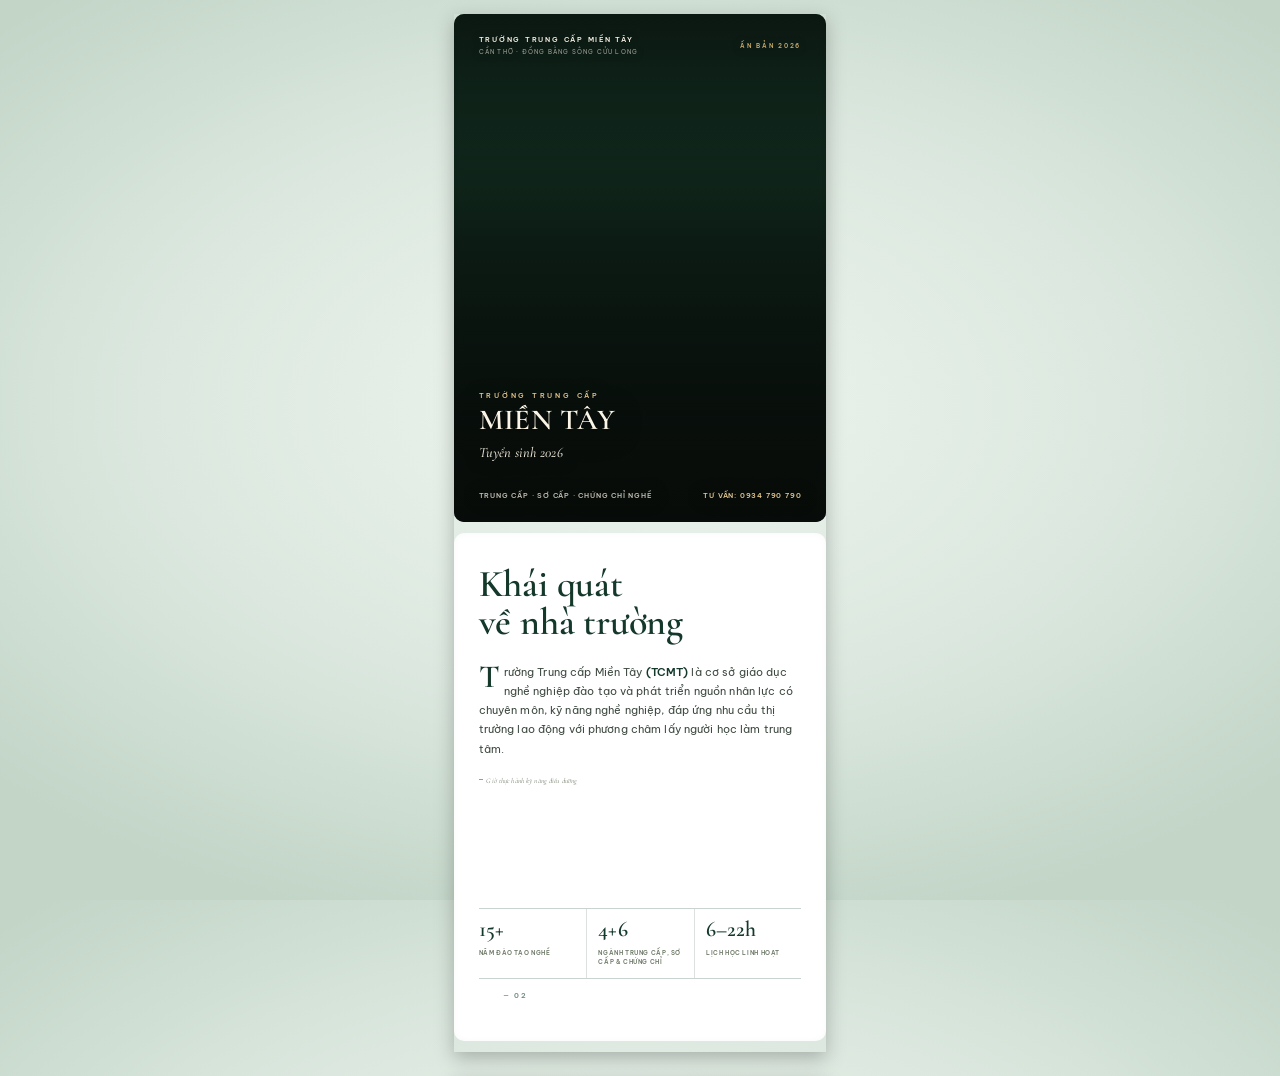
<file: .test/mob-1.html>
<!DOCTYPE html>
<html lang="vi">
<head>
  <meta charset="UTF-8" />
  <meta name="viewport" content="width=device-width, initial-scale=1.0" />
  <title>Catalogue 2026 — Trường Trung cấp Miền Tây (MTPC)</title>
  <meta name="description" content="Catalogue giới thiệu Trường Trung cấp Miền Tây (MTPC) — các ngành trung cấp, sơ cấp và chương trình chứng chỉ. Tri thức – Đạo đức – Hội nhập – Phát triển." />
  
  <link rel="preconnect" href="https://fonts.googleapis.com" />
  <link rel="preconnect" href="https://fonts.gstatic.com" crossorigin />
  <link href="https://fonts.googleapis.com/css2?family=Be+Vietnam+Pro:ital,wght@0,300;0,400;0,500;0,600;0,700;1,400&family=Cormorant+Garamond:ital,wght@0,500;0,600;0,700;1,500;1,600&family=Playfair+Display:ital,wght@0,500;0,600;1,500&display=swap" rel="stylesheet" />
  
<style>
/* ============================================================
   CATALOGUE — TRƯỜNG TRUNG CẤP MIỀN TÂY (MTPC)
   Phong cách brochure cao cấp: xanh lá pastel (sage & mint dịu) · trắng kem
   ============================================================ */

:root {
  --green-50:  #F3F9F5;
  --green-100: #E3F1E7;
  --green-200: #CDE6D5;
  --green-300: #AED5BA;
  --green-400: #88C19B;
  --green-500: #62A87C;
  --green-600: #4B8E65;
  --green-700: #38704E;
  --green-800: #275239;
  --green-900: #1B3B29;
  --navy:   #1B3526;
  --ink:    #2C3E33;
  --soft:   #4A6053;
  --muted:  #6F897B;
  --hairline: #DEEBE2;
  --sand-100: #F2E9D5;
  --sand-200: #E6D6B4;
  --sand-500: #B9975B;
  --serif: "Cormorant Garamond", "Playfair Display", "Georgia", serif;
  --sans:  "Be Vietnam Pro", "Inter", "Segoe UI", Arial, sans-serif;
  --serif-italic: "Cormorant Garamond", "Playfair Display", serif;
  --shadow-book:
      0 60px 100px -48px rgba(27, 59, 41, .38),
      0 24px 48px -32px rgba(27, 59, 41, .22);
}

* { margin: 0; padding: 0; box-sizing: border-box; }

html, body { height: 100%; }

body {
  font-family: var(--sans);
  color: var(--ink);
  overflow: hidden;
  -webkit-font-smoothing: antialiased;
  text-rendering: optimizeLegibility;
  background:
    radial-gradient(ellipse 70% 60% at 50% 45%, #EDF4EE 0%, #DCE8DF 55%, #C2D5C7 100%);
}

/* ============ Sân khấu & quyển sách ============ */
.stage {
  height: 100dvh;
  display: flex; flex-direction: column; align-items: center; justify-content: center;
  gap: 22px;
  padding: 64px 16px 92px;
}

.book {
  position: relative;
  width: min(1180px, 95vw, calc((100dvh - 200px) * 1.52));
  aspect-ratio: 1.52;
  container-type: inline-size;
  transform: translate3d(0, 0, 0);
  transition: transform .65s cubic-bezier(.45, .06, .18, 1);
  will-change: transform;
  /* Chiều sâu 3D thật cho các tờ giấy khi lật */
  perspective: 3400px;
  perspective-origin: 50% 45%;
  --flip-ease: cubic-bezier(.5, .05, .2, 1);
  --flip-time: .65s;
}

/* Đế sách — block giấy xếp lớp, bóng đổ mềm */
.book::before {
  content: "";
  position: absolute;
  top: -4px; right: -9px; bottom: -9px; left: -9px;
  background:
    repeating-linear-gradient(180deg, rgba(93, 80, 54, .1) 0 1px, rgba(93, 80, 54, 0) 1px 3px),
    linear-gradient(180deg, #FAF6EA 0%, #F1EADA 100%);
  border: 3px solid #17311F;
  border-radius: 12px;
  box-shadow:
    0 1px 0 rgba(255, 255, 255, .45) inset,
    0 10px 18px -12px rgba(12, 32, 20, .5),
    0 32px 60px -26px rgba(16, 40, 25, .42),
    0 60px 100px -40px rgba(16, 40, 25, .4);
  z-index: 0;
  transition: top .7s ease, right .7s ease, bottom .7s ease, left .7s ease,
              border-radius .7s ease, box-shadow .7s ease;
}

/* Khi mở bìa: nền sách mở rộng ngay, không chạy layout animation
   nặng mỗi khung hình — giữ cú lật bìa mượt. */
.book.opening { transition-duration: .35s; }
.book.opening::before { transition: none; }

/* Trạng thái sách đóng: bìa đặt giữa, gáy + block giấy bên phải */
.book.at-start {
  transform: translateX(-25%) perspective(2800px) rotateY(-4deg);
}
.book.at-start::before {
  top: 2px; right: -9px; bottom: -10px; left: calc(50% + 3px);
  background:
    repeating-linear-gradient(180deg, rgba(93, 80, 54, .1) 0 1px, rgba(93, 80, 54, 0) 1px 3px),
    linear-gradient(90deg, #F2ECDD 0%, #FBF7EC 55%, #F5EFE1 100%);
  border-radius: 3px 12px 12px 3px;
  box-shadow:
    0 1px 0 rgba(255, 255, 255, .45) inset,
    -1px 0 0 rgba(27, 59, 41, .1),
    0 10px 18px -12px rgba(12, 32, 20, .5),
    0 26px 45px -16px rgba(12, 32, 20, .48),
    0 55px 90px -34px rgba(12, 32, 20, .38);
}
.book.at-start::after {
  content: "";
  position: absolute;
  top: 0; bottom: -7px; left: 50%;
  width: 14px;
  transform: translateX(-11px);
  border-radius: 10px 0 0 10px;
  background: linear-gradient(90deg, #0B1C13 0%, #163322 42%, #2A4A36 80%, #3D6049 100%);
  box-shadow:
    inset 1px 0 0 rgba(255, 255, 255, .18),
    inset -2px 0 6px -2px rgba(0, 0, 0, .45),
    0 16px 28px -12px rgba(8, 22, 14, .55);
  z-index: 1;
}
.book.at-start .cover {
  border-radius: 5px 11px 11px 5px;
  box-shadow:
    0 22px 40px -22px rgba(8, 22, 14, .55),
    -2px 0 10px -4px rgba(8, 22, 14, .35);
  transition: border-radius .6s ease, box-shadow .6s ease;
}

/* Trạng thái sách đóng ở bìa sau */
.book.at-end {
  transform: translateX(25%) perspective(2800px) rotateY(4deg);
}
.book.at-end::before {
  top: 2px; right: calc(50% + 3px); bottom: -10px; left: -9px;
  background:
    repeating-linear-gradient(180deg, rgba(93, 80, 54, .1) 0 1px, rgba(93, 80, 54, 0) 1px 3px),
    linear-gradient(270deg, #F2ECDD 0%, #FBF7EC 55%, #F5EFE1 100%);
  border-radius: 12px 3px 3px 12px;
  box-shadow:
    0 1px 0 rgba(255, 255, 255, .45) inset,
    1px 0 0 rgba(27, 59, 41, .1),
    0 10px 18px -12px rgba(12, 32, 20, .5),
    0 26px 45px -16px rgba(12, 32, 20, .48),
    0 55px 90px -34px rgba(12, 32, 20, .38);
}
.book.at-end::after {
  content: "";
  position: absolute;
  top: 0; bottom: -7px; right: 50%; left: auto;
  width: 14px;
  transform: translateX(11px);
  border-radius: 0 10px 10px 0;
  background: linear-gradient(270deg, #0B1C13 0%, #163322 42%, #2A4A36 80%, #3D6049 100%);
  box-shadow:
    inset -1px 0 0 rgba(255, 255, 255, .18),
    inset 2px 0 6px -2px rgba(0, 0, 0, .45),
    0 16px 28px -12px rgba(8, 22, 14, .55);
  z-index: 1;
}
.book.at-end .backcover {
  border-radius: 11px 5px 5px 11px;
  box-shadow:
    0 22px 40px -22px rgba(8, 22, 14, .55),
    2px 0 10px -4px rgba(8, 22, 14, .35);
  transition: border-radius .6s ease, box-shadow .6s ease;
}

/* ============ Tờ giấy ============ */
.sheet {
  position: absolute; top: 0; left: 50%;
  width: 50%; height: 100%;
  transform-origin: left center;
  transform-style: preserve-3d;
  transition: transform var(--flip-time, .9s) var(--flip-ease, cubic-bezier(.5, .05, .2, 1));
  will-change: transform;
}
.sheet.flipped { transform: rotateY(-180deg); }
.sheet.no-anim { transition: none !important; }

.face {
  position: absolute !important; inset: 0;
  backface-visibility: hidden;
  -webkit-backface-visibility: hidden;
  background: #FFFFFF;
  overflow: hidden;
  display: flex; flex-direction: column;
}
.face.back { transform: rotateY(180deg); }

/* Hai trang gặp nhau tại gáy, không phủ bóng tối lên rãnh gáy:
   tránh vệt xám/đen ở giữa spread và giữ cho trang liền mạch. */
.face.front { border-radius: 8px 0 0 8px; }
.face.back  { border-radius: 0 8px 8px 0; }

/* Họa tiết góc trang mỹ thuật nét mảnh (Fine-line Corner Ornament) — sang trọng, không màu mè */
.face:not(.cover):not(.backcover):not(.closing)::before {
  content: "";
  position: absolute;
  width: 28px; height: 28px;
  pointer-events: none;
  z-index: 1;
}
.face.front:not(.cover):not(.backcover):not(.closing)::before,
.face.back:not(.cover):not(.backcover):not(.closing)::before {
  content: none;
}

/* Con dấu chìm trang trọng (Academic Seal Watermark) trên các trang tiêu điểm */
.face.has-seal .page-inner::before {
  content: "";
  position: absolute;
  top: 50%; left: 50%;
  transform: translate(-50%, -50%);
  width: 220px; height: 220px;
  background-image: url("");
  background-size: contain;
  background-repeat: no-repeat;
  background-position: center;
  opacity: .04;
  pointer-events: none;
  z-index: 0;
  border-radius: 50%;
}

/* ============ Bố cục trang ============ */
.page {
  padding: 2.6em 3.2em 2.3em;
  font-size: var(--page-fs, clamp(9.2px, 1.23cqi, 13.4px));
  line-height: 1.6;
  letter-spacing: .011em;
}
.page > * { position: relative; z-index: 2; }

.page-inner {
  position: relative;
}

/* Chạy đầu trang — phong cách tạp chí cao cấp */
.pg-head {
  display: flex; justify-content: space-between; align-items: center;
  font-size: .62em; font-weight: 600; letter-spacing: .28em; text-transform: uppercase;
  color: var(--muted);
  padding-bottom: .9em; margin-bottom: 2em;
  border-bottom: 1px solid var(--hairline);
  position: relative;
}
.pg-head::after {
  content: "";
  position: absolute; left: 0; bottom: -1px;
  width: 2.6em; height: 2px;
  background: var(--green-600);
}
.face.back .pg-head::after {
  left: auto; right: 0;
}

.pg-foot {
  position: absolute; bottom: 1.8em; z-index: 2;
  font-family: var(--sans); font-size: .65em; font-weight: 600;
  letter-spacing: .22em; text-transform: uppercase; color: var(--muted);
}
.pg-foot span::before { content: "— "; color: var(--green-500); }
.face.front .pg-foot { right: 3.4em; }
.face.back  .pg-foot { left: 3.4em; }

/* Kicker — nhãn phân mục thanh lịch, chuẩn mực sư phạm */
.kicker {
  display: inline-flex; align-items: center; gap: .75em;
  font-size: .68em; font-weight: 700; letter-spacing: .24em;
  text-transform: uppercase; color: var(--green-700);
  margin-bottom: .9em;
}
.kicker::before {
  content: "";
  width: 1.8em; height: 2px;
  background: var(--green-500);
  border-radius: 1px;
  flex: 0 0 auto;
}
.kicker.light { color: #A8D5B5; }
.kicker.light::before { background: #A8D5B5; }

.h-serif {
  font-family: var(--serif);
  font-size: 3em; font-weight: 600; line-height: 1.1;
  color: #1F4A35;
  margin-bottom: .5em;
  letter-spacing: .01em;
}
.h-serif.light { color: #fff; }

/* Đề mục con kiểu "Balance" trong template: Inter đậm màu đậm */
.h-sub {
  font-family: var(--sans);
  font-size: .96em; font-weight: 700; color: var(--navy);
  letter-spacing: .015em;
  margin: 1.7em 0 .5em;
}

.lead  { font-size: 1.04em; color: var(--soft); line-height: 1.78; }
.major .lead { font-size: 1em; }
.body-text { font-size: .94em; color: var(--soft); }
.lead strong, .body-text strong { color: var(--navy); font-weight: 600; }

/* Quote — nền tint nhạt, chữ serif nghiêng */
.quote {
  margin-top: auto;
  background: linear-gradient(140deg, var(--green-500), var(--green-600));
  color: #F7FBF8;
  font-family: var(--serif-italic); font-style: italic;
  font-size: 1.02em; line-height: 1.68;
  padding: 1.35em 1.6em;
  border-radius: 16px;
  box-shadow: 0 22px 36px -24px rgba(75, 142, 101, .5);
}
.quote strong { font-style: normal; color: #FFFFFF; font-weight: 600; }
.quote.slim { font-family: var(--sans); font-style: normal; font-size: .88em; margin-top: 1.4em; padding: 1.05em 1.3em; line-height: 1.65; }

/* Key facts — số nghiêng Playfair, dòng kẻ mảnh */
.facts { list-style: none; margin-top: .2em; }
.facts li {
  display: flex; align-items: center; gap: 1.3em;
  padding: .85em 0 .78em;
  border-top: 1px solid var(--hairline);
  font-size: .9em; color: var(--soft);
}
.facts .num {
  font-family: var(--serif-italic); font-style: italic; font-weight: 500;
  font-size: 1.4em;
  color: var(--green-600); min-width: 4.6em; line-height: 1; white-space: nowrap;
}
.facts.slim-facts { margin-top: 1.8em; }

/* Thẻ "Vì sao chọn" — không khung, ảnh nhỏ + chữ */
.why { display: grid; grid-template-columns: 1fr 1fr; gap: 1.5em 1.9em; margin-top: 1.6em; }
.card { display: flex; gap: 1.05em; align-items: flex-start; }
.card .ratio-sq { width: 4.6em; border-radius: 12px; flex: 0 0 auto; box-shadow: 0 14px 22px -16px rgba(27, 59, 41, .28); }
.card h4 { font-size: .93em; color: var(--navy); font-weight: 600; margin-top: .1em; letter-spacing: .01em; }
.card p  { font-size: .82em; color: var(--muted); margin-top: .3em; line-height: 1.6; }

/* Danh sách ngành — danh sách editorial, kẻ mảnh, không hộp */
.major-list { display: grid; margin-top: .4em; }
.major-row {
  display: flex; align-items: center; gap: 1.3em;
  padding: .78em .5em;
  border-bottom: 1px solid var(--hairline);
  text-decoration: none;
  cursor: pointer;
  transition: background .3s ease;
}
.major-row:first-child { border-top: 1px solid var(--hairline); }
.major-row:hover { background: rgba(136, 193, 155, .15); }
.major-no {
  font-family: var(--serif-italic); font-style: italic; font-weight: 500;
  font-size: 1.65em; color: var(--green-500);
  min-width: 1.5em; text-align: center;
}
.major-info { flex: 1; min-width: 0; }
.major-info h4 { font-size: 1em; color: var(--navy); font-weight: 600; letter-spacing: .01em; }
.major-info h4 em { font-style: italic; font-weight: 500; color: var(--green-600); }
.major-info p { font-size: .82em; color: var(--muted); margin-top: .16em; }
.major-row .arrow { color: var(--green-400); font-size: 1.05em; transition: transform .3s ease, color .3s ease; }
.major-row:hover .arrow { transform: translateX(4px); color: var(--green-600); }

/* Chip — nét mảnh, không nền */
.chip {
  display: inline-flex; align-items: center;
  font-size: .7em; font-weight: 500; color: var(--green-700);
  background: var(--green-100);
  border: 1px solid var(--green-200);
  border-radius: 999px;
  padding: .42em 1.15em;
  letter-spacing: .05em;
  white-space: nowrap;
}
.chips { display: flex; flex-wrap: wrap; gap: .55em; margin-top: auto; padding-top: 1em; }

/* Trang ngành học */
.major .ph.ratio-wide {
  margin-bottom: 1.1em; aspect-ratio: 16 / 4.8;
  border-radius: 14px;
  box-shadow: 0 22px 34px -26px rgba(27, 59, 41, .35);
}
.tag {
  display: inline-block; width: fit-content;
  font-size: .6em; font-weight: 600; letter-spacing: .26em; text-transform: uppercase;
  color: var(--green-700);
  background: var(--green-100);
  border: 1px solid var(--green-200);
  padding: .55em 1.4em;
  border-radius: 999px;
  margin-bottom: .8em;
  white-space: nowrap;
}
.tag::before { content: "❧ "; color: var(--green-500); }
.thin { font-family: var(--serif-italic); font-style: italic; font-weight: 500; color: var(--muted); font-size: .55em; }

.cols-2 { display: grid; grid-template-columns: 1fr 1fr; gap: 2.2em; margin-top: .7em; }
.ticks, .dots { list-style: none; }
.ticks li, .dots li { font-size: .88em; padding: .26em 0 .26em 1.4em; position: relative; color: var(--soft); }
.ticks li::before {
  content: ""; position: absolute; left: .1em; top: .82em;
  width: .7em; height: 1px; background: var(--green-600);
}
.dots li::before {
  content: ""; position: absolute; left: .25em; top: .88em;
  width: .4em; height: .4em; border-radius: 50%;
  background: var(--green-500);
}

/* Tuyển sinh — kẻ mảnh, không hộp màu */
.admission { display: grid; grid-template-columns: 1fr 1fr; gap: 1.4em 2em; margin-top: 1.4em; }
.admission-item {
  background: var(--green-50);
  border-radius: 12px;
  padding: 1.2em 1.4em;
  border-top: 2px solid var(--green-400);
}
.admission-item h4 {
  font-size: .93em; color: var(--navy); font-weight: 600;
  margin-bottom: .4em; letter-spacing: .01em;
}
.admission-item p { font-size: .85em; color: var(--soft); line-height: 1.65; }
.admission-item strong { color: var(--green-700); }

/* Thư viện ảnh */
.gallery { display: grid; grid-template-columns: 1fr 1fr; gap: 1.3em; margin-top: 1.4em; }
.gallery .ph { margin: 0; border-radius: 14px; box-shadow: 0 20px 30px -26px rgba(27, 59, 41, .32); }

/* Liên hệ */
.contact { margin-top: .8em; display: grid; gap: 0; }
.contact-row {
  display: grid; grid-template-columns: 9.5em 1fr; gap: 1em; align-items: baseline;
  padding: .62em 0; border-bottom: 1px solid var(--hairline);
  font-size: .88em; color: var(--soft);
}
.contact-row:first-child { border-top: 1px solid var(--hairline); }
.c-label { font-size: .78em; font-weight: 600; letter-spacing: .16em; text-transform: uppercase; color: var(--muted); }
.c-strong { font-weight: 600; color: var(--green-700); font-size: 1.12em; letter-spacing: .02em; }
.contact-row em { font-style: normal; color: var(--muted); font-size: .9em; }

/* Form đăng ký — nền tint rất nhạt */
.register {
  margin-top: 1.1em;
  background: var(--green-100);
  border: 1px solid var(--green-200);
  border-radius: 18px;
  padding: 1.15em 1.5em 1.05em;
}
.register .h-sub { margin-top: 0; font-size: .96em; }
.form-row { display: grid; grid-template-columns: 7.5em 1fr; align-items: center; gap: 1em; margin-bottom: .6em; }
.form-row label { font-size: .8em; font-weight: 500; color: var(--soft); }
.form-row input, .form-row select {
  font-family: var(--sans); font-size: .86em; color: var(--navy);
  background: #fff; border: 1px solid var(--green-200); border-radius: 10px;
  padding: .6em 1em; outline: none;
  transition: border-color .25s, box-shadow .25s;
}
.form-row input::placeholder { color: #9AB9A6; }
.form-row input:focus, .form-row select:focus {
  border-color: var(--green-500);
  box-shadow: 0 0 0 3px rgba(98, 168, 124, .16);
}
.btn {
  display: inline-block; border: 0; cursor: pointer;
  background: var(--green-600); color: #F7FBF8;
  font-family: var(--sans); font-size: .84em; font-weight: 600;
  letter-spacing: .14em; text-transform: uppercase;
  border-radius: 999px; padding: .8em 2.4em;
  box-shadow: 0 16px 28px -16px rgba(27, 59, 41, .45);
  transition: transform .25s, background .25s, box-shadow .25s;
}
.btn:hover { transform: translateY(-1px); background: var(--green-700); box-shadow: 0 20px 32px -16px rgba(27, 59, 41, .5); }
.form-note { font-size: .68em; color: var(--muted); margin-top: .9em; }

/* ============ Trang bìa — Ảnh tràn · ngọc lục bảo ============ */
.cover {
  padding: 0;
  background: #0F261B;
  color: #F6F1E4;
  overflow: hidden;
}

/* Ảnh bìa tràn viền */
.cover .cover-photo {
  position: absolute; inset: 0; z-index: 0;
  margin: 0;
}
.cover-photo img {
  display: block;
  width: 100%; height: 100%;
  object-fit: cover;
  object-position: center 38%;
  transform: scale(1.01);
  transform-origin: center;
  filter: saturate(1.02) contrast(1.03) brightness(.98);
}
.cover-photo::after {
  content: "";
  position: absolute; inset: 0;
  background-color: transparent;
  background-image:
    linear-gradient(180deg, rgba(8, 10, 9, .52) 0%, rgba(8, 10, 9, .18) 14%, rgba(8, 10, 9, 0) 32%),
    linear-gradient(0deg, rgba(7, 10, 8, .94) 0%, rgba(7, 10, 8, .86) 18%, rgba(7, 10, 8, .66) 38%, rgba(7, 10, 8, .40) 54%, rgba(7, 10, 8, .14) 64%, rgba(7, 10, 8, 0) 74%);
}

.cover-inner {
  position: relative; z-index: 2;
  height: 100%;
  display: flex; flex-direction: column;
  justify-content: flex-start;
}

/* Header trên ảnh */
.cover-header {
  display: flex; align-items: center; justify-content: space-between;
  gap: 1.2em;
  padding: 2.2em 2.6em 0;
  border-bottom: 0;
  text-shadow: 0 1px 10px rgba(0, 0, 0, .45);
}
.cover-brand { display: flex; align-items: center; gap: .85em; }
.cover-logo-img {
  width: 3.6em; height: 3.6em;
  object-fit: contain;
  background: transparent;
  border: 0;
  border-radius: 0;
  box-shadow: none;
  filter: drop-shadow(0 3px 8px rgba(0, 0, 0, .42));
  flex-shrink: 0;
}
.cover-brand-text { display: flex; flex-direction: column; gap: 2px; }
.c-school {
  font-size: .66em; font-weight: 600; letter-spacing: .24em; text-transform: uppercase;
  color: #F6F1E4;
}
.c-loc {
  font-size: .54em; font-weight: 400; letter-spacing: .20em; text-transform: uppercase;
  color: rgba(246, 241, 228, .62);
}
.cover-year-tag {
  font-size: .58em; font-weight: 600; letter-spacing: .30em; text-transform: uppercase;
  color: #C9A96A;
  white-space: nowrap;
}

/* Vùng chữ đặt trực tiếp trên ảnh — không dải màu */
.cover-lower {
  margin-top: auto;
  padding: 3.6em 2.6em 1.9em;
  background: none;
  text-shadow: 0 2px 18px rgba(0, 0, 0, .55), 0 1px 3px rgba(0, 0, 0, .45);
}

.cover-main { text-align: left; }
.cover-kicker {
  font-size: .62em; font-weight: 600; letter-spacing: .40em; text-transform: uppercase;
  color: #E2C78E;
  margin: 0 0 .85em;
}
.cover-main-title {
  font-family: var(--serif);
  font-size: clamp(2.6em, 7.2cqi, 6.4em);
  font-weight: 600; line-height: .92;
  letter-spacing: .015em;
  color: #FAF5E6;
  text-shadow: 0 4px 30px rgba(0, 0, 0, .55), 0 1px 4px rgba(0, 0, 0, .4);
  margin: 0 0 .26em;
}
.cover-sub-title {
  font-family: var(--serif-italic); font-style: italic;
  font-size: 1.28em; font-weight: 500;
  letter-spacing: .015em;
  color: rgba(250, 245, 230, .90);
  margin: 0;
}

/* Chân trang bìa */
.cover-footer { width: 100%; margin-top: 2.4em; }
.cover-meta {
  display: flex; justify-content: space-between; align-items: baseline;
  flex-wrap: wrap; gap: .45em 1.2em;
  font-size: .60em; font-weight: 600; letter-spacing: .12em; text-transform: uppercase;
  color: rgba(250, 245, 230, .76);
}
.cover-meta span:last-child { color: #E2C78E; margin-left: auto; }

/* Bìa ở khung hẹp */
@container (max-width: 760px) {
  .cover-header { padding: 1.8em 2.2em 0; }
  .cover-lower { padding: 2.8em 2.2em 1.8em; }
  .cover-meta { letter-spacing: .12em; }
}

/* ============ Trang trong — Ngôn ngữ biên tập ============ */
.page-editorial .page-inner {
  justify-content: flex-start;
  gap: 0;
  padding-top: .4em;
  padding-bottom: 3.2em;
}

.ed-title {
  font-family: var(--serif);
  font-size: 3.4em; font-weight: 600; line-height: 1.0;
  letter-spacing: -.005em;
  color: #14382A;
  margin: 0 0 .55em;
}
.ed-lead {
  font-size: .95em; line-height: 1.8; color: #3E4A41;
  margin: 0 0 1.1em;
}
.ed-lead strong { color: #14382A; font-weight: 600; }
.dropcap {
  float: left;
  font-family: var(--serif); font-weight: 600;
  font-size: 3.05em; line-height: .8;
  color: #14382A;
  padding: .04em .12em 0 0;
}
.ed-photo {
  margin: 0 0 1.1em;
  flex: 1 1 auto;
  min-height: 10em;
  display: flex;
  flex-direction: column;
}
.ed-photo img {
  display: block; width: 100%;
  height: 0; flex: 1 1 auto; min-height: 9em;
  object-fit: cover;
  object-position: center 32%;
  filter: saturate(.95) contrast(1.02);
}
.ed-photo figcaption {
  position: relative;
  margin-top: .6em; padding-left: 1.1em;
  font-family: var(--serif-italic); font-style: italic;
  font-size: .64em; color: #77806F;
}
.ed-photo figcaption::before {
  content: ""; position: absolute; left: 0; top: .62em;
  width: .6em; height: 1px; background: #B9975B;
}
.ed-stats {
  list-style: none;
  display: grid; grid-template-columns: repeat(3, 1fr);
  margin: auto 0 0;
  border-top: 1px solid rgba(20, 56, 42, .22);
  border-bottom: 1px solid rgba(20, 56, 42, .22);
}
.ed-stats li { padding: 1em .8em .95em 0; }
.ed-stats li + li {
  border-left: 1px solid rgba(20, 56, 42, .15);
  padding-left: 1em;
}
.ed-stats b {
  display: block;
  font-family: var(--serif); font-weight: 600;
  font-size: 1.95em; line-height: .9;
  color: #14382A;
  margin-bottom: .4em;
}
.ed-stats span {
  display: block;
  font-size: .55em; font-weight: 600;
  letter-spacing: .1em; line-height: 1.5;
  text-transform: uppercase; color: #6E7A68;
}
.ed-cols {
  display: grid; grid-template-columns: 1fr 1fr;
  gap: 1.4em;
  margin: 0 0 1.1em;
}
.ed-col {
  border-top: 1px solid rgba(20, 56, 42, .22);
  padding-top: .75em;
}
.ed-sub {
  font-size: .58em; font-weight: 700; letter-spacing: .24em;
  text-transform: uppercase; color: #A88546;
  margin: 0 0 .75em;
}
.ed-col p {
  font-size: .86em; line-height: 1.78; color: #3E4A41; margin: 0;
}
.ed-quote {
  margin: auto 0 0;
  padding: .85em 0 .75em;
  font-family: var(--serif-italic); font-style: italic;
  font-size: 1.2em; line-height: 1.4; letter-spacing: .02em;
  text-align: center; color: #14382A;
  border-top: 1px solid rgba(185, 151, 91, .55);
  border-bottom: 1px solid rgba(185, 151, 91, .55);
}
.ed-photo--group img { object-position: center 74%; }

/* ============ Trang lời kết ============ */
.closing {
  padding: 0;
  background:
    radial-gradient(85% 65% at 80% 12%, rgba(174, 213, 186, .18), transparent 55%),
    linear-gradient(205deg, #284E38 0%, var(--green-900) 68%, #162E20 100%);
}
.closing-overlay { position: absolute; inset: 0; z-index: 1; }
.closing .cover-ph { z-index: 0; }
.closing .cover-ph.has-img::after {
  content: ""; position: absolute; inset: 0; z-index: 2;
  background: linear-gradient(200deg, rgba(27, 59, 41, .32) 0%, rgba(27, 59, 41, .78) 100%);
}
.closing-content {
  position: absolute; inset: 0; z-index: 3;
  padding: 3.1em 3.4em;
  display: flex; flex-direction: column; justify-content: flex-end;
}
.closing-content .h-serif { font-size: 3em; }
.closing-text { color: rgba(230, 242, 234, .88); font-size: .96em; font-weight: 300; max-width: 26em; margin-top: 1em; line-height: 1.8; }
.closing-text strong { color: #fff; font-weight: 500; }

/* ============ Bìa sau ============ */
.backcover {
  background:
    radial-gradient(90% 70% at 20% 8%, rgba(174, 213, 186, .16), transparent 55%),
    linear-gradient(160deg, #284E38 0%, var(--green-900) 58%, #162E20 100%);
  align-items: center; justify-content: center;
  text-align: center;
}
.backcover-inner { display: flex; flex-direction: column; align-items: center; gap: 1em; padding: 2em; }
.backcover-logo-img {
  width: 6.2em; height: 6.2em;
  object-fit: contain;
  background: transparent;
  border: 0;
  border-radius: 0;
  box-shadow: none;
  filter: drop-shadow(0 6px 16px rgba(0, 0, 0, .32));
  margin-bottom: .2em;
}
.brand-mark.big {
  width: 4.2em; height: 4.2em; font-size: 1em; letter-spacing: .08em;
  background: rgba(255,255,255,.07);
  border: 1px solid rgba(205, 230, 213, .45);
}
.backcover .h-serif { margin: 0; }
.slogan { color: var(--green-300); font-size: .8em; letter-spacing: .3em; text-transform: uppercase; font-weight: 500; }
.backcover-contact { margin-top: 1.3em; display: grid; gap: .4em; font-size: .78em; font-weight: 300; color: rgba(238, 246, 240, .85); }
.copyright { margin-top: 2.2em; font-size: .64em; letter-spacing: .1em; color: rgba(238, 246, 240, .5); }

/* ============ Placeholder ảnh — phong cách nhiếp ảnh brochure cao cấp ============ */
.ph {
  position: relative;
  background: linear-gradient(145deg, #EEF6F0 0%, #E3EFE6 55%, #D6E7DA 100%);
  border: 3px solid rgba(255, 255, 255, .9);
  border-radius: 14px;
  overflow: hidden;
  background-size: cover;
  background-position: center;
  flex: 0 0 auto;
  display: flex;
  flex-direction: column;
  align-items: center;
  justify-content: center;
  gap: 8px;
  box-shadow: 0 12px 28px -10px rgba(27, 59, 41, .28), 0 0 0 1px rgba(75, 142, 101, .15);
  transition: transform .25s ease, box-shadow .25s ease;
}

/* Icon máy ảnh / nhiếp ảnh thanh lịch ở giữa */
.ph::before {
  content: "";
  width: 28px; height: 28px;
  background-image: url("data:image/svg+xml,%3Csvg xmlns='http://www.w3.org/2000/svg' viewBox='0 0 24 24' fill='none' stroke='%234B8E65' stroke-width='1.8' stroke-linecap='round' stroke-linejoin='round'%3E%3Cpath d='M23 19a2 2 0 0 1-2 2H3a2 2 0 0 1-2-2V8a2 2 0 0 1 2-2h4l2-3h6l2 3h4a2 2 0 0 1 2 2z'/%3E%3Ccircle cx='12' cy='13' r='4'/%3E%3C/svg%3E");
  background-repeat: no-repeat;
  background-position: center;
  background-size: contain;
  opacity: .55;
  transition: opacity .2s ease;
}

/* Nhãn tên file tinh tế dạng thẻ glass pill — chỉ hiện khi có data-label */
.ph[data-label]::after {
  content: attr(data-label);
  display: inline-flex;
  align-items: center;
  padding: 3px 10px;
  border-radius: 999px;
  font-family: var(--sans);
  font-size: 10.5px;
  font-weight: 500;
  color: var(--green-800);
  background: rgba(255, 255, 255, .75);
  backdrop-filter: blur(4px);
  border: 1px solid rgba(255, 255, 255, .85);
  letter-spacing: .02em;
}

/* Khi có ảnh thật: ẩn toàn bộ icon và watermark */
.ph.has-img {
  border-color: transparent;
  box-shadow: 0 14px 28px -16px rgba(27, 59, 41, .32);
}
.ph.has-img::before,
.ph.has-img::after {
  display: none !important;
}

.ph.seamless { background: none; border: 0; box-shadow: none; }
.ph.seamless::before, .ph.seamless::after { display: none !important; }

/* ============ Hệ khung ảnh editorial — 4 kiểu đan xen theo spread ============ */
/* 1) Tấm lót màu lệch sau ảnh — ảnh "nổi" khỏi trang */
.ph.frame-mat { overflow: visible; }
.ph.has-img.frame-mat { box-shadow: 0 12px 24px -16px rgba(27, 59, 41, .3); }
.ph.has-img.frame-mat::before {
  display: block !important;
  content: "";
  position: absolute; inset: 0;
  width: 100%; height: 100%;
  background: var(--green-100);
  border: 1px solid rgba(75, 142, 101, .35);
  border-radius: 16px;
  transform: translate(.8em, .8em);
  z-index: -1;
  opacity: 1;
}
/* Trang trái sách: tấm lót lệch về mép ngoài, đối xứng qua gáy */
.face.back .ph.has-img.frame-mat::before { transform: translate(-.8em, .8em); }

/* 2) Khung hairline thả nổi quanh ảnh */
.ph.frame-line { overflow: visible; }
.ph.has-img.frame-line::after {
  display: block !important;
  content: "";
  position: absolute; inset: -.7em;
  background: none;
  backdrop-filter: none;
  padding: 0;
  border: 1px solid rgba(75, 142, 101, .32);
  border-radius: 16px;
  pointer-events: none;
}

/* Tông ấm xen kẽ — tấm lót & khung màu cát/vàng đồng */
.ph.has-img.frame-mat.warm::before {
  background: var(--sand-100);
  border-color: rgba(185, 151, 91, .42);
}
.ph.has-img.frame-line.warm::after {
  border-color: rgba(185, 151, 91, .45);
}

/* Chú thích in trên ảnh — chân ảnh tạp chí */
.ph .ph-cap {
  position: absolute; left: 0; right: 0; bottom: 0; z-index: 1;
  padding: 2.6em 1.15em .8em;
  background: linear-gradient(to top, rgba(16, 33, 23, .62) 0%, rgba(16, 33, 23, .22) 58%, transparent 100%);
  color: #F5F9F3;
  font-family: var(--serif-italic); font-style: italic;
  font-size: .86em; line-height: 1.35; letter-spacing: .015em;
  border-radius: 0 0 14px 14px;
  pointer-events: none;
}

/* 3) Ảnh dải ngang tràn mép (P13): lề trắng in bên trong ảnh */
.strip-top .ph.banner.has-img::after {
  display: block !important;
  content: "";
  position: absolute; inset: 1.1em;
  background: none;
  backdrop-filter: none;
  padding: 0;
  border: 1px solid rgba(255, 255, 255, .5);
  border-radius: 4px;
  pointer-events: none;
}

/* 4) Cặp ảnh P5 — viền trắng polaroid, nghiêng nhẹ so le */
.why-gallery .ph {
  border: 6px solid #fff;
  box-shadow: 0 16px 28px -16px rgba(27, 59, 41, .45);
}
.why-gallery .ph:first-child { transform: rotate(-1.4deg); }
.why-gallery .ph:last-child  { transform: rotate(1.4deg); }

/* Tỉ lệ ảnh chuẩn (Aspect Ratios) */
.ratio-16-9  { aspect-ratio: 16 / 9; }
.ratio-16-8  { aspect-ratio: 16 / 8; }
.ratio-16-7  { aspect-ratio: 16 / 6.2; }
.ratio-16-6  { aspect-ratio: 16 / 6; }
.ratio-16-5  { aspect-ratio: 16 / 5.2; }
.ratio-4-3   { aspect-ratio: 4 / 3; }
.ratio-sq    { aspect-ratio: 1 / 1; }

.hero-photo {
  width: 100%;
  margin: .55em 0 .75em;
}

/* ============================================================
   BỐ CỤC NỘI DUNG TẠP CHÍ CAO CẤP (EDITORIAL MAGAZINE LAYOUTS)
   ============================================================ */

.page-inner {
  height: 100%;
  display: flex;
  flex-direction: column;
  justify-content: space-between;
  gap: .5em;
}

/* Lưới Tầm nhìn & Sứ mệnh (P3) */
.vision-grid {
  display: grid;
  grid-template-columns: 1fr 1fr;
  gap: 1em;
  margin: .35em 0;
}
.vision-item {
  background: #F7FAF8;
  border: 1px solid rgba(75, 142, 101, .15);
  border-left: 3px solid var(--green-600);
  border-radius: 6px;
  padding: .9em 1.1em;
  box-shadow: 0 2px 8px rgba(27, 59, 41, .04);
}
.vision-item h3 { margin-bottom: .25em; color: var(--navy); }
.vision-item p { font-size: .88em; line-height: 1.58; color: var(--soft); }

/* Lưới điểm mạnh Đào tạo (P4) */
.features-grid {
  display: grid;
  gap: .45em;
  margin: .35em 0;
}
.feature-item {
  display: flex;
  gap: .85em;
  align-items: baseline;
  padding: .55em 0;
  border-bottom: 1px solid var(--hairline);
}
.feature-item:last-child { border-bottom: 0; }
.feat-no {
  font-family: var(--serif);
  font-weight: 600;
  font-size: .92em;
  color: var(--green-700);
  width: 2.2em; height: 2.2em;
  background: #F4FAF6;
  border: 1px solid rgba(75, 142, 101, .28);
  border-radius: 50%;
  display: inline-flex;
  align-items: center;
  justify-content: center;
  flex: 0 0 auto;
}
.feature-item h4 { font-size: .93em; font-weight: 600; color: var(--navy); }
.feature-item p { font-size: .83em; color: var(--muted); margin-top: .15em; line-height: 1.5; }

/* Thư viện ảnh & Lưới lý do chọn (P5) */
.why-gallery {
  display: grid;
  grid-template-columns: 1fr 1fr;
  gap: .85em;
  margin: .45em 0 .65em;
}
.reasons-grid {
  display: grid;
  grid-template-columns: 1fr 1fr;
  gap: .65em 1em;
  margin-top: .2em;
}
.reason-card {
  display: flex;
  gap: .75em;
  align-items: flex-start;
  padding: .75em .9em;
  background: #F7FAF8;
  border: 1px solid rgba(75, 142, 101, .15);
  border-left: 3px solid var(--green-600);
  border-radius: 6px;
  box-shadow: 0 2px 8px rgba(27, 59, 41, .04);
}
.reason-check {
  display: inline-flex;
  align-items: center;
  justify-content: center;
  width: 1.4em; height: 1.4em;
  border-radius: 4px;
  background: var(--green-100);
  color: var(--green-700);
  font-size: .8em;
  font-weight: 700;
  flex: 0 0 auto;
  margin-top: .1em;
}
.reason-card h4 { font-size: .88em; font-weight: 600; color: var(--navy); }
.reason-card p { font-size: .8em; color: var(--soft); margin-top: .15em; line-height: 1.45; }

/* Hộp chương trình học các ngành (P7, P8, P9, P10) */
.curriculum-box {
  background: var(--green-50);
  border: 1px solid var(--green-200);
  border-radius: 12px;
  padding: .85em 1.2em;
  margin: .35em 0;
}
.curriculum-box .h-sub { margin-bottom: .35em; font-size: .88em; }
.chips-row {
  display: flex;
  flex-wrap: wrap;
  gap: .5em;
  margin-top: auto;
  padding-top: .35em;
}

/* Caption & Khẩu hiệu — viền chỉ đứt đoạn thanh nhã */
.cap {
  font-family: var(--serif-italic); font-style: italic;
  font-size: .88em; color: var(--green-700); line-height: 1.6;
  text-align: center;
  padding: .65em 1em;
  background: #F6FBF8;
  border: 1px dashed rgba(75, 142, 101, .28);
  border-radius: 6px;
  margin-top: auto;
}
.cap strong { font-style: normal; color: var(--green-800); font-weight: 600; }
.page > .cap { margin-top: auto; }

/* Khẩu hiệu serif nghiêng */
.motto {
  font-family: var(--serif-italic); font-style: italic;
  font-size: 1em; color: var(--green-600); letter-spacing: .05em;
}

/* ============ Hoạ tiết trang trí ============ */
/* Nhánh lá mờ tràn mép — watermark góc trang */
.page > .ghost-art {
  position: absolute; z-index: 0;
  color: var(--green-400); opacity: .3;
  pointer-events: none;
}
/* Số ngành khổng lồ mờ sau tiêu đề */
.ghost-no {
  position: absolute; z-index: -1;
  top: .7em; right: 2.2em;
  font-family: var(--serif-italic); font-style: italic; font-weight: 500;
  font-size: 8.2em; line-height: 1;
  color: rgba(95, 129, 84, .09);
  pointer-events: none;
}
/* Divider lá nhỏ giữa 2 vạch kẻ */
.orn-divider {
  display: flex; align-items: center; gap: .9em;
  color: var(--green-500);
  margin-bottom: .55em;
}
.orn-divider::before, .orn-divider::after {
  content: ""; height: 1px; width: 3.2em; background: currentColor; opacity: .45;
}
.orn-divider svg { width: 2.1em; height: auto; display: block; }

/* P11–P12 — hàng ảnh + chú thích ngắn */
.photo-rows { display: grid; }
.photo-row {
  display: grid; grid-template-columns: 8em 1fr; gap: 1.4em;
  align-items: center; padding: 1.05em 0;
  border-bottom: 1px solid var(--hairline);
}
.photo-row:last-child { border-bottom: 0; }
.photo-row .ph { width: 8em; aspect-ratio: 4 / 3; border-radius: 10px; border: 4px solid #fff; box-shadow: 0 8px 18px -10px rgba(27, 59, 41, .38); }
.photo-row h4 { font-size: .98em; font-weight: 600; color: var(--navy); }
.photo-row p { font-size: .8em; color: var(--muted); margin-top: .3em; line-height: 1.6; }
.photo-row.mirror { grid-template-columns: 1fr 8em; }
.photo-row.mirror .ph { order: 2; justify-self: end; }

/* P13 — ảnh dải trên + nội dung dưới */
.page.strip-top { padding: 0; }
.strip-top .ph.banner { position: absolute; top: 0; left: 0; right: 0; height: 54%; margin: 0; border-radius: 0; }
.strip-bottom {
  position: absolute; left: 0; right: 0; top: 52%; bottom: 0; z-index: 2;
  padding: 1.3em 3em 1.8em;
  display: flex; flex-direction: column;
  justify-content: space-between;
  gap: .6em;
}
.strip-bottom .aud { border-top: 0; padding-top: 0; }
.strip-bottom .aud h4 { font-size: .9em; }
.strip-bottom .aud p { font-size: .8em; margin-top: .2em; }

/* Danh sách số gọn */
.num-list.compact li { padding: .34em 0; gap: .1em 1.3em; }
.num-list.compact li:first-child { padding-top: .15em; }
.num-list.compact li::before { font-size: 1.3em; }
.num-list.compact strong { font-size: .9em; }
.num-list.compact span { font-size: .78em; margin-top: .1em; }

/* Danh sách tick đậm (hợp tác) */
.ticks.big li { font-size: .92em; padding: .55em 0 .55em 1.4em; }
.ticks.big li strong { color: var(--green-700); font-weight: 600; }

/* Số liệu cỡ lớn (khái quát) */
.facts.big li { padding: 1.05em 0 .95em; }
.facts.big .num { font-size: 2.1em; min-width: 3em; }

/* Form gọn */
.register.compact { padding: 1.1em 1.3em 1.05em; }
.register.compact .form-row { margin-bottom: .45em; }

/* ============ Ánh sáng & bóng khi lật trang ============ */
/* Bóng đổ của tờ đang lật xuống trang bên dưới */
.cast {
  position: absolute; top: 0; bottom: 0; width: 50%;
  pointer-events: none;
  opacity: 0;
}
.cast-right {
  left: 50%;
  border-radius: 0 8px 8px 0;
  background: linear-gradient(90deg, rgba(8, 20, 13, .45) 0%, rgba(8, 20, 13, .16) 45%, rgba(8, 20, 13, 0) 85%);
}
.cast-left {
  left: 0;
  border-radius: 8px 0 0 8px;
  background: linear-gradient(270deg, rgba(8, 20, 13, .45) 0%, rgba(8, 20, 13, .16) 45%, rgba(8, 20, 13, 0) 85%);
}
.cast.on { animation: castTurn var(--flip-time, .9s) linear both; }
@keyframes castTurn {
  0%   { opacity: 0; }
  35%  { opacity: .75; }
  70%  { opacity: .45; }
  100% { opacity: 0; }
}

/* Trang giấy uốn cong khi lật — các dải dọc lồng nhau.
   Mỗi dải chứa sẵn cả mặt trước và mặt sau; trình duyệt tự chọn
   mặt hướng ra ngoài nên không có dải nào bị trống giữa chừng. */
.curl {
  position: absolute; top: 0; left: 50%;
  transform-style: preserve-3d;
  pointer-events: none;
}
.curl .strip {
  position: absolute; top: 0; height: 100%;
  transform-style: preserve-3d;
  transform-origin: left center;
  will-change: transform;
}
.curl .clip {
  position: absolute; top: 0; left: 0; height: 100%;
  overflow: hidden;
  backface-visibility: hidden;
  -webkit-backface-visibility: hidden;
  /* Chỉ vẽ phần dải giấy nằm trong khung — trình duyệt bỏ qua phần
     bản sao nguyên trang tràn ra ngoài, bớt ~90% lượng raster mỗi khung */
  contain: paint;
}
.curl .clip * { backdrop-filter: none !important; -webkit-backdrop-filter: none !important; }
.curl .cshade {
  position: absolute; inset: 0; z-index: 9;
  /* Nền gradient + alpha được setAngle gán inline từng khung —
     gradient nối liền giữa các dải nên không còn vệt sọc bậc thang */
  background: #08140d;
  pointer-events: none;
}

/* Chế độ 1 trang & giảm chuyển động: không dùng bóng đổ */
.book.single .cast, .book.single .curl { display: none; }
@media (prefers-reduced-motion: reduce) {
  .cast { display: none; }
  .book { --flip-time: .01s; }
}

/* ============ Vùng bấm lật trang ============ */
.zone {
  position: absolute; top: 0; bottom: 0; width: 50%;
  background: transparent; border: 0; cursor: pointer; z-index: 30;
}
.zone-left  { left: 0; }
.zone-right { right: 0; }

/* Gợi ý lật trang */
.hint {
  position: fixed; right: 24px; bottom: 24px; z-index: 40;
  background: rgba(39, 82, 57, .92); color: #EDF6F0;
  border: 0;
  font-size: clamp(11px, 1cqi, 13.5px); font-weight: 400;
  letter-spacing: .06em;
  padding: .75em 1.5em; border-radius: 999px;
  display: flex; align-items: center; gap: .6em;
  animation: bob 1.8s ease-in-out infinite;
  backdrop-filter: blur(6px);
  box-shadow: 0 16px 30px -16px rgba(27, 59, 41, .4);
  pointer-events: none;
}
.hint[hidden] { display: none; }
.hint span { font-weight: 600; color: var(--green-300); }
@keyframes bob { 0%,100% { transform: translateX(0); } 50% { transform: translateX(5px); } }

/* ============ Thành phần nội dung ebook ============ */

/* Tầm nhìn & sứ mệnh */
.vision { display: flex; gap: 2em; margin-top: 1.2em; align-items: stretch; }
.vision-blocks { flex: 1; display: grid; gap: 1.6em; align-content: start; }
.vision-block p { font-size: .93em; }
.h-sub.no-gap { margin-top: 0; }
.four-chips { margin-top: 1.8em; justify-content: center; gap: .8em; }
.four-chips .chip {
  font-family: var(--serif);
  font-size: .88em; font-weight: 600;
  padding: .45em 1.4em; letter-spacing: .08em;
  background: #F4FAF6;
  border: 1px solid rgba(75, 142, 101, .25);
  color: var(--green-800);
  border-radius: 4px;
}

/* Feature list — icon nét mảnh trong vòng tròn hairline */
.feature {
  display: flex; gap: 1.3em; align-items: flex-start;
  padding: 1.2em 0; border-bottom: 1px solid var(--hairline);
}
.feature:last-of-type { border-bottom: 0; }
.feature-icon {
  flex: 0 0 auto;
  width: 2.8em; height: 2.8em; border-radius: 50%;
  background: var(--green-100); color: var(--green-600);
  border: 0;
  display: inline-flex; align-items: center; justify-content: center;
}
.feature-icon svg { width: 1.4em; height: 1.4em; }
.feature h4 { font-size: .96em; color: var(--navy); font-weight: 600; letter-spacing: .01em; }
.feature h4 strong { color: var(--green-700); }
.feature p { font-size: .87em; color: var(--muted); margin-top: .3em; line-height: 1.66; }
.feature p strong { color: var(--ink); font-weight: 600; }

/* Ngành sơ cấp & chứng chỉ — danh sách kẻ mảnh, không hộp */
.major-icon {
  flex: 0 0 auto;
  width: 2.7em; height: 2.7em; border-radius: 50%;
  background: var(--green-100); color: var(--green-600);
  border: 0;
  display: inline-flex; align-items: center; justify-content: center;
}
.major-icon svg { width: 1.4em; height: 1.4em; }
.cert-list { display: grid; margin-top: .4em; }
.cert {
  display: flex; gap: 1.3em; align-items: flex-start;
  background: transparent;
  border: 0;
  border-bottom: 1px solid var(--hairline);
  border-radius: 0;
  padding: 1.3em .2em;
}
.cert:first-child { border-top: 1px solid var(--hairline); }
.cert .major-icon { margin-top: .2em; }
.cert h4 { font-size: .98em; color: var(--navy); font-weight: 600; letter-spacing: .01em; }
.cert p { font-size: .85em; color: var(--muted); margin-top: .35em; line-height: 1.68; }

/* Hàng ngành "xem thêm" */
.major-row.alt .major-no { color: var(--green-500); }
.major-row.alt h4 { color: var(--green-700); }

/* Đối tượng tuyển sinh — kẻ mảnh */
.audience { display: grid; grid-template-columns: 1fr 1fr; gap: 1.5em 2em; margin-top: 1.4em; }
.aud { border-top: 1px solid var(--green-200); padding-top: 1.2em; }
.aud h4 {
  font-size: .93em; color: var(--navy); font-weight: 600;
  padding-bottom: 0; margin-bottom: .45em; letter-spacing: .01em;
  border-bottom: 0;
}
.aud h4::before { content: "❧ "; color: var(--green-500); }
.aud p { font-size: .85em; color: var(--soft); line-height: 1.68; }

/* Danh sách định hướng phát triển — số nghiêng Playfair */
.num-list { list-style: none; margin-top: 1.6em; counter-reset: step; }
.num-list li {
  counter-increment: step;
  display: grid; grid-template-columns: 2.6em 1fr; gap: 1.3em;
  padding: 1.15em 0; border-top: 1px solid var(--hairline);
  align-items: baseline;
}
.num-list li:first-child { border-top: 0; padding-top: .3em; }
.num-list li::before {
  content: counter(step, decimal-leading-zero);
  font-family: var(--serif-italic); font-style: italic;
  font-weight: 500; font-size: 1.6em;
  color: var(--green-500);
}
.num-list strong { font-size: .95em; color: var(--navy); display: block; font-weight: 600; grid-column: 2; }
.num-list span { font-size: .86em; color: var(--muted); display: block; margin-top: .25em; line-height: 1.66; grid-column: 2; }

/* ============ Thanh công cụ dưới — tối giản ============ */
.toolbar {
  display: flex; align-items: center; gap: 4px;
  background: rgba(255, 255, 255, .55);
  backdrop-filter: blur(14px);
  border: 1px solid rgba(255, 255, 255, .8);
  border-radius: 999px;
  padding: 6px 10px;
  box-shadow: 0 20px 44px -24px rgba(27, 59, 41, .3);
  z-index: 60;
}
.tb-btn {
  width: 36px; height: 36px; border-radius: 50%;
  border: 0; background: transparent; cursor: pointer;
  display: inline-flex; align-items: center; justify-content: center;
  color: var(--green-800);
  transition: background .25s, transform .2s;
}
.tb-btn svg { width: 17px; height: 17px; fill: currentColor; }
.tb-btn:hover:not(:disabled) { background: rgba(136, 193, 155, .18); transform: translateY(-1px); }
.tb-btn:disabled { opacity: .25; cursor: default; }
.tb-indicator {
  min-width: 5.6em; text-align: center;
  font-size: 12px; font-weight: 600; color: var(--green-800);
  font-variant-numeric: tabular-nums;
  letter-spacing: .12em;
}
.tb-sep { width: 1px; height: 20px; background: var(--hairline); margin: 0 6px; }

/* ============================================================
   CHẾ ĐỘ MỘT TRANG (màn hình nhỏ)
   ============================================================ */
.book.single { width: min(500px, 94vw, calc((100dvh - 200px) * .74)); aspect-ratio: .74; }
.book.single .sheet {
  left: 0; width: 100%;
  transform: none !important;
  display: none;
  transition: none;
}
.book.single .sheet.active { display: block; }
.book.single .face.front,
.book.single .face.back {
  border-radius: 10px;
  box-shadow: inset 0 0 12px -7px rgba(27, 59, 41, .15);
}
.book.single .page { font-size: clamp(10.5px, 3cqi, 14.5px); padding: 2.6em 2.2em 2.4em; }
.book.single .cover { padding: 0; }
.book.single .sheet.active .face.front { animation: pageIn .5s ease both; }
.book.single .sheet.active .face.back { display: none; }
.book.single .sheet.active.show-back .face.front { display: none; }
.book.single .sheet.active.show-back .face.back {
  display: flex; transform: none; animation: pageIn .5s ease both;
}
@keyframes pageIn {
  from { opacity: 0; transform: translateX(14px); }
  to   { opacity: 1; transform: translateX(0); }
}
.book.single .face::after { width: 100%; opacity: 0; }

/* Layout một trang trên màn hình nhỏ */
.book.single .page.strip-top { padding: 0; }
.book.single .strip-top .ph.banner {
  position: relative; top: auto; left: auto; right: auto; bottom: auto;
  width: 100%; height: auto; aspect-ratio: 16 / 8;
}
.book.single .strip-bottom { position: relative; top: auto; height: auto; flex: 1; padding: 1.4em 2.1em 2.4em; }
.book.single .strip-bottom .pg-foot { bottom: .9em; }

/* Nội dung trên màn nhỏ */
@media (max-width: 899px) {
  .book.single .ed-photo { min-height: 8em; }
  .book.single .ed-photo img { min-height: 7em; }
  .book.single .ed-stats li { padding: .8em .7em .75em 0; }
  .book.single .ed-quote { font-size: 1.05em; padding: .7em 0 .6em; }
  .book.single .page-editorial .pg-foot { bottom: -1.9em; }
  .pg-head { margin-bottom: 1.4em; }
  .cover-header { padding: 1.6em 1.8em 0; gap: .8em; }
  .c-loc { display: none; }
  .cover-year-tag { display: none; }
  .c-school { font-size: .6em; letter-spacing: .16em; }
  .cover-logo-img { width: 3em; height: 3em; }
  .cover-lower {
    padding: 3.6em 1.8em 1.6em;
    background: none;
  }
  .cover-main-title { font-size: clamp(2.4em, 13cqi, 6.4em); }
  .cover-kicker { letter-spacing: .30em; }
  .cover-sub-title { font-size: 1.05em; }
  .cover-footer { margin-top: 1.7em; }
  .cover-meta { font-size: .60em; letter-spacing: .06em; gap: .4em .8em; }
  .hint { display: none; }
  .vision-grid, .why-gallery, .reasons-grid { grid-template-columns: 1fr; gap: .7em; }
  .cols-2, .admission, .why, .audience { grid-template-columns: 1fr; gap: 1.2em; }
}

@media (max-width: 480px) {
  .stage { padding: 56px 10px 84px; }
  .tb-btn { width: 34px; height: 34px; }
  .cover-meta { flex-direction: column; align-items: flex-start; gap: .35em; }
  .cover-meta span:last-child { margin-left: 0; }
}

</style>

<style>
/* ===== TEST: xep tat ca trang theo hang doc, khung dien thoai ===== */
body{overflow:auto!important;height:auto!important}
.stage{height:auto!important;padding:14px!important;display:block!important}
.book{position:relative!important;width:372px!important;height:1038px!important;aspect-ratio:auto!important;perspective:none!important;transform:none!important;transition:none!important;margin:0 auto 10px}
.book::before,.book::after{display:none!important}
.book.single .sheet{display:block!important;position:relative!important;left:0!important;top:0!important;width:100%!important;height:1038px!important;margin:0 0 26px!important;transform:none!important;transition:none!important;box-shadow:0 6px 18px rgba(0,0,0,.25)}
.book.single .face{inset:auto 0 auto 0!important}
.book.single .face.front{top:0!important;height:508px!important;border-radius:10px!important}
.book.single .face.back{top:519px!important;height:508px!important;transform:none!important;backface-visibility:visible!important;border-radius:10px!important}
</style>
</head>
<body>

  <!-- ===== Sách lật trang ===== -->
  <main class="stage">
<div class="book single" id="book">
<!-- ============ SHEET 1 : Bìa + Khái quát ============ -->
      <section class="sheet">
        <!-- P1 · BÌA — Ảnh tràn · ngọc lục bảo & kem -->
        <article class="face front page cover">
          <figure class="cover-photo">
            
          </figure>

          <div class="cover-inner">
            <!-- Header: logo + định danh + năm tuyển sinh -->
            <header class="cover-header">
              <div class="cover-brand">
                
                <div class="cover-brand-text">
                  <span class="c-school">Trường Trung Cấp Miền Tây</span>
                  <span class="c-loc">Cần Thơ · Đồng Bằng Sông Cửu Long</span>
                </div>
              </div>
              <span class="cover-year-tag">Ấn bản 2026</span>
            </header>

            <div class="cover-lower">
              <!-- Tiêu đề thương hiệu -->
              <div class="cover-main">
                <p class="cover-kicker">Trường Trung cấp</p>
                <h1 class="cover-main-title">MIỀN TÂY</h1>
                <p class="cover-sub-title">Tuyển sinh 2026</p>
              </div>

              <!-- Chân trang -->
              <footer class="cover-footer">
                <div class="cover-meta">
                  <span>Trung cấp · Sơ cấp · Chứng chỉ nghề</span>
                  <span>Tư vấn: 0934 790 790</span>
                </div>
              </footer>
            </div>
          </div>
        </article>

        <!-- P2 · KHÁI QUÁT — bố cục biên tập -->
        <article class="face back page page-editorial">
          <div class="page-inner">
            <h2 class="ed-title">Khái quát<br>về nhà trường</h2>

            <p class="ed-lead"><span class="dropcap">T</span>rường Trung cấp Miền Tây <strong>(TCMT)</strong> là cơ sở giáo dục nghề nghiệp đào tạo và phát triển nguồn nhân lực có chuyên môn, kỹ năng nghề nghiệp, đáp ứng nhu cầu thị trường lao động với phương châm lấy người học làm trung tâm.</p>

            <figure class="ed-photo">
              
              <figcaption>Giờ thực hành kỹ năng điều dưỡng</figcaption>
            </figure>

            <ul class="ed-stats">
              <li><b>15+</b><span>năm đào tạo nghề</span></li>
              <li><b>4+6</b><span>ngành trung cấp, sơ cấp &amp; chứng chỉ</span></li>
              <li><b>6–22h</b><span>lịch học linh hoạt</span></li>
            </ul>

            <footer class="pg-foot"><span>02</span></footer>
          </div>
        </article>
      </section>
<!-- ============ SHEET 2 : Tầm nhìn sứ mệnh + Hoạt động đào tạo ============ -->
      <section class="sheet">
        <!-- P3 · TẦM NHÌN & SỨ MỆNH — bố cục biên tập -->
        <article class="face front page page-editorial">
          <div class="page-inner">
            <h2 class="ed-title">Tầm nhìn<br>&amp; sứ mệnh</h2>

            <figure class="ed-photo">
              
              <figcaption>Thực hành kỹ thuật tại phòng kỹ năng</figcaption>
            </figure>

            <div class="ed-cols">
              <div class="ed-col">
                <h3 class="ed-sub">Tầm nhìn</h3>
                <p>Trở thành cơ sở giáo dục nghề nghiệp có uy tín tại ĐBSCL; mở rộng hợp tác trong nước và quốc tế, đào tạo thực hành gắn với doanh nghiệp, cơ sở y tế và xã hội trong chuyển đổi số.</p>
              </div>
              <div class="ed-col">
                <h3 class="ed-sub">Sứ mệnh</h3>
                <p>Trang bị kiến thức chuyên môn, kỹ năng nghề và đạo đức nghề; hình thành đội ngũ lao động có tay nghề, tác phong chuyên nghiệp và khả năng phát triển nghề nghiệp bền vững.</p>
              </div>
            </div>

            <p class="ed-quote">Tri thức · Đạo đức<br>Hội nhập · Phát triển</p>

            <footer class="pg-foot"><span>03</span></footer>
          </div>
        </article>

        <!-- P4 · HOẠT ĐỘNG ĐÀO TẠO -->
        <article class="face back page">
          <div class="page-inner">
            <div class="s-group">
              <h2 class="h-serif">Lý thuyết gắn thực hành</h2>
              <p class="lead">Hoạt động đào tạo kết hợp chặt chẽ giữa lý thuyết và thực hành, chú trọng rèn luyện kỹ năng nghề, tác phong làm việc, ý thức kỷ luật và vận dụng vào thực tế.</p>
            </div>

            <figure class="ph hero-photo ratio-16-7 frame-mat warm" data-img="images/training.jpg">
              <figcaption class="ph-cap">Lý thuyết gắn liền thực hành nghề</figcaption>
            </figure>

            <div class="features-grid">
              <div class="feature-item">
                <span class="feat-no">01</span>
                <div>
                  <h4>Đa dạng hình thức đào tạo</h4>
                  <p>Trung cấp, sơ cấp, các khóa bồi dưỡng và cấp chứng chỉ theo chương trình</p>
                </div>
              </div>
              <div class="feature-item">
                <span class="feat-no">02</span>
                <div>
                  <h4>Cấp văn bằng, chứng chỉ</h4>
                  <p>Đáp ứng đầy đủ điều kiện quy định được xem xét cấp văn bằng, chứng chỉ tương ứng</p>
                </div>
              </div>
              <div class="feature-item">
                <span class="feat-no">03</span>
                <div>
                  <h4>Kết nối việc làm</h4>
                  <p>Hỗ trợ thông tin, kết nối &amp; giới thiệu cơ hội thực tập, việc làm tại các doanh nghiệp</p>
                </div>
              </div>
            </div>

            <p class="cap">Lịch học 6h–22h, tất cả các ngày trong tuần.</p>
            <footer class="pg-foot"><span>04</span></footer>
          </div>
        </article>
      </section>
<!-- ============ SHEET 3 : Vì sao chọn + Menu ngành trung cấp ============ -->
      <section class="sheet">
        <!-- P5 · VÌ SAO CHỌN MTPC -->
        <article class="face front page">
          <div class="page-inner">
            <div class="s-group">
              <h2 class="h-serif">Vì sao chọn MTPC?</h2>
            </div>

            <div class="why-gallery">
              <figure class="ph photo-card ratio-16-9" data-img="images/why-1.jpg"></figure>
              <figure class="ph photo-card ratio-16-9" data-img="images/why-2.jpg"></figure>
            </div>

            <div class="reasons-grid">
              <div class="reason-card">
                <span class="reason-check">✓</span>
                <div>
                  <h4>Kỷ cương &amp; thực tiễn</h4>
                  <p>Môi trường học tập thân thiện, lấy người học làm trung tâm, rèn luyện kỹ năng nghề</p>
                </div>
              </div>
              <div class="reason-card">
                <span class="reason-check">✓</span>
                <div>
                  <h4>Lộ trình học tập đa dạng</h4>
                  <p>Hệ trung cấp, sơ cấp và chứng chỉ phù hợp với từng đối tượng và mục tiêu nghề nghiệp</p>
                </div>
              </div>
              <div class="reason-card">
                <span class="reason-check">✓</span>
                <div>
                  <h4>Hợp tác &amp; liên thông</h4>
                  <p>Liên kết với ĐH Trà Vinh, ĐH Y Dược Cần Thơ, CĐ Nghề Cần Thơ mở rộng hướng đi</p>
                </div>
              </div>
              <div class="reason-card">
                <span class="reason-check">✓</span>
                <div>
                  <h4>Hội nhập quốc tế</h4>
                  <p>Triển khai đào tạo học sinh, sinh viên Campuchia từ năm 2025, thúc đẩy giao lưu văn hóa</p>
                </div>
              </div>
            </div>

            <footer class="pg-foot"><span>05</span></footer>
          </div>
        </article>

        <!-- P6 · MENU NGÀNH TRUNG CẤP -->
        <article class="face back page">
          <div class="page-inner">
            <div class="s-group">
              <h2 class="h-serif">Các ngành đào tạo</h2>
            </div>

            <figure class="ph hero-photo ratio-16-5 frame-line" data-img="images/programs.jpg">
              <figcaption class="ph-cap">Các ngành đào tạo trọng tâm</figcaption>
            </figure>

            <div class="major-list">
              <a class="major-row" href="#ysy" data-goto="7">
                <span class="major-no">01</span>
                <span class="major-info"><h4>Y sĩ đa khoa</h4><p>Chăm sóc sức khỏe ban đầu, y học cơ sở &amp; lâm sàng</p></span>
                <span class="arrow">→</span>
              </a>
              <a class="major-row" href="#duoc" data-goto="8">
                <span class="major-no">02</span>
                <span class="major-info"><h4>Dược <em>(Dược sĩ)</em></h4><p>Dược lý, bào chế, quản lý &amp; tư vấn sử dụng thuốc an toàn</p></span>
                <span class="arrow">→</span>
              </a>
              <a class="major-row" href="#dieuDuong" data-goto="9">
                <span class="major-no">03</span>
                <span class="major-info"><h4>Điều dưỡng</h4><p>Chăm sóc người bệnh phòng bệnh, điều trị, phục hồi &amp; y đức</p></span>
                <span class="arrow">→</span>
              </a>
              <a class="major-row" href="#cntt" data-goto="10">
                <span class="major-no">04</span>
                <span class="major-info"><h4>Công nghệ thông tin <em>định hướng AI</em></h4><p>Nền tảng máy tính, mạng, an toàn thông tin &amp; công cụ AI</p></span>
                <span class="arrow">→</span>
              </a>
              <a class="major-row alt" href="#socap" data-goto="11">
                <span class="major-no">+</span>
                <span class="major-info"><h4>Sơ cấp &amp; chương trình chứng chỉ</h4><p>6 ngành nghề kỹ thuật, sức khỏe thực hành gắn thực tiễn</p></span>
                <span class="arrow">→</span>
              </a>
            </div>

            <div class="orn-divider" aria-hidden="true">
              <svg viewBox="0 0 60 20" fill="none" stroke="currentColor" stroke-width="1.6" stroke-linecap="round" stroke-linejoin="round"><path d="M4 10h52"/><path d="M20 10c2-5 6-7 10-7-2 4-6 6-10 7Z"/><path d="M34 10c2 5 6 7 10 7-2-4-6-6-10-7Z"/></svg>
            </div>
            <p class="cap">Đào tạo trung cấp, sơ cấp &amp; bồi dưỡng chứng chỉ · <strong>Tư vấn: 0934 790 790</strong></p>
            <footer class="pg-foot"><span>06</span></footer>
          </div>
        </article>
      </section>
<!-- ============ SHEET 4 : Y sỹ đa khoa + Dược ============ -->
      <section class="sheet">
        <!-- P7 · Y SỸ ĐA KHOA -->
        <article class="face front page" id="ysy">
          <div class="page-inner">
            <span class="ghost-no" aria-hidden="true">01</span>
            <div class="s-group">
              <p class="tag">Trình độ Trung cấp</p>
              <h2 class="h-serif">Y sĩ đa khoa</h2>
              <p class="lead">Chương trình cung cấp kiến thức về y học cơ sở, y học lâm sàng và những kỹ năng chuyên môn cần thiết trong chăm sóc sức khỏe ban đầu.</p>
            </div>

            <figure class="ph hero-photo ratio-16-7 frame-mat" data-img="images/y-si.jpg">
              <figcaption class="ph-cap">Thực hành chăm sóc sức khỏe ban đầu</figcaption>
            </figure>

            <div class="curriculum-box">
              <h3 class="h-sub no-gap">Nội dung đào tạo trọng tâm</h3>
              <ul class="ticks">
                <li>Tiếp cận kiến thức y học cơ sở, bệnh học lâm sàng và nguyên tắc y đức</li>
                <li>Kỹ thuật thăm khám, nhận định tình trạng sức khỏe, sơ cứu &amp; xử trí ban đầu</li>
                <li>Rèn luyện kỹ năng hỗ trợ chăm sóc sức khỏe tại cơ sở y tế theo quy định</li>
              </ul>
            </div>

            <div class="chips-row">
              <span class="chip">Thực hành cơ sở y tế</span>
              <span class="chip">Tư vấn liên thông</span>
              <span class="chip">Trạm y tế · Phòng khám</span>
            </div>
            <footer class="pg-foot"><span>07</span></footer>
          </div>
        </article>

        <!-- P8 · DƯỢC -->
        <article class="face back page" id="duoc">
          <div class="page-inner">
            <span class="ghost-no" aria-hidden="true">02</span>
            <div class="s-group">
              <p class="tag">Trình độ Trung cấp</p>
              <h2 class="h-serif">Dược <em class="thin">(Dược sĩ)</em></h2>
              <p class="lead">Trang bị kiến thức về dược lý, dược lâm sàng, bào chế, kiểm nghiệm, bảo quản và quản lý thuốc trong phạm vi chuyên môn.</p>
            </div>

            <figure class="ph hero-photo ratio-16-7 frame-line warm" data-img="images/duoc.jpg">
              <figcaption class="ph-cap">Thực hành dược lý &amp; bào chế</figcaption>
            </figure>

            <div class="curriculum-box">
              <h3 class="h-sub no-gap">Nội dung đào tạo trọng tâm</h3>
              <ul class="ticks">
                <li>Kiến thức dược lý, dược lâm sàng, quy trình bào chế và kiểm nghiệm thuốc</li>
                <li>Kỹ năng nhận biết, sắp xếp, bảo quản dược phẩm theo chuẩn quy định</li>
                <li>Tư vấn sử dụng thuốc an toàn, hợp lý; rèn luyện đạo đức hành nghề dược</li>
              </ul>
            </div>

            <div class="chips-row">
              <span class="chip">Nhà thuốc GPP</span>
              <span class="chip">Cơ sở y tế · Phân phối dược</span>
              <span class="chip">Lịch học linh hoạt</span>
            </div>
            <footer class="pg-foot"><span>08</span></footer>
          </div>
        </article>
      </section>
<!-- ============ SHEET 5 : Điều dưỡng + CNTT ============ -->
      <section class="sheet">
        <!-- P9 · ĐIỀU DƯỠNG -->
        <article class="face front page" id="dieuDuong">
          <div class="page-inner">
            <span class="ghost-no" aria-hidden="true">03</span>
            <div class="s-group">
              <p class="tag">Trình độ Trung cấp</p>
              <h2 class="h-serif">Điều dưỡng</h2>
              <p class="lead">Hướng đến đào tạo người học có kiến thức và kỹ năng chăm sóc người bệnh trong các giai đoạn phòng bệnh, điều trị và phục hồi.</p>
            </div>

            <figure class="ph hero-photo ratio-16-7 frame-line" data-img="images/dieu-duong.jpg">
              <figcaption class="ph-cap">Thực tập tại bệnh viện &amp; cơ sở y tế</figcaption>
            </figure>

            <div class="curriculum-box">
              <h3 class="h-sub no-gap">Nội dung đào tạo trọng tâm</h3>
              <ul class="ticks">
                <li>Học và thực hành các quy trình kỹ thuật điều dưỡng cơ bản, kỹ năng theo dõi</li>
                <li>Hỗ trợ chăm sóc, giao tiếp với người bệnh và phối hợp chặt chẽ cùng nhân viên y tế</li>
                <li>Đề cao y đức, tinh thần trách nhiệm và thái độ tận tâm trong suốt quá trình học</li>
              </ul>
            </div>

            <div class="chips-row">
              <span class="chip">Thực tập bệnh viện</span>
              <span class="chip">Phòng bệnh &amp; Phục hồi</span>
              <span class="chip">Cơ sở y tế · TT Chăm sóc</span>
            </div>
            <footer class="pg-foot"><span>09</span></footer>
          </div>
        </article>

        <!-- P10 · CNTT ĐỊNH HƯỚNG AI -->
        <article class="face back page" id="cntt">
          <div class="page-inner">
            <span class="ghost-no" aria-hidden="true">04</span>
            <div class="s-group">
              <p class="tag">Trình độ Trung cấp</p>
              <h2 class="h-serif">Công nghệ thông tin <em class="thin">định hướng AI</em></h2>
              <p class="lead">Xây dựng nền tảng về máy tính, hệ điều hành, phần mềm, tin học văn phòng, mạng máy tính và an toàn thông tin trong bối cảnh chuyển đổi số.</p>
            </div>

            <figure class="ph hero-photo ratio-16-7 frame-mat" data-img="images/cntt.jpg">
              <figcaption class="ph-cap">Thực hành máy tính &amp; công cụ AI</figcaption>
            </figure>

            <div class="curriculum-box">
              <h3 class="h-sub no-gap">Nội dung đào tạo trọng tâm</h3>
              <ul class="ticks">
                <li>Nền tảng phần cứng, hệ điều hành, mạng máy tính và bảo mật an toàn thông tin</li>
                <li>Làm quen với các công cụ trí tuệ nhân tạo (AI) và cách ứng dụng vào học tập, công việc</li>
                <li>Kỹ năng tin học văn phòng, hỗ trợ kỹ thuật và hỗ trợ vận hành hệ thống CNTT</li>
              </ul>
            </div>

            <div class="chips-row">
              <span class="chip">Ứng dụng công cụ AI</span>
              <span class="chip">Hỗ trợ kỹ thuật CNTT</span>
              <span class="chip">Vận hành hệ thống</span>
            </div>
            <footer class="pg-foot"><span>10</span></footer>
          </div>
        </article>
      </section>
</div>
</main>

  
</body>
</html>
</file>
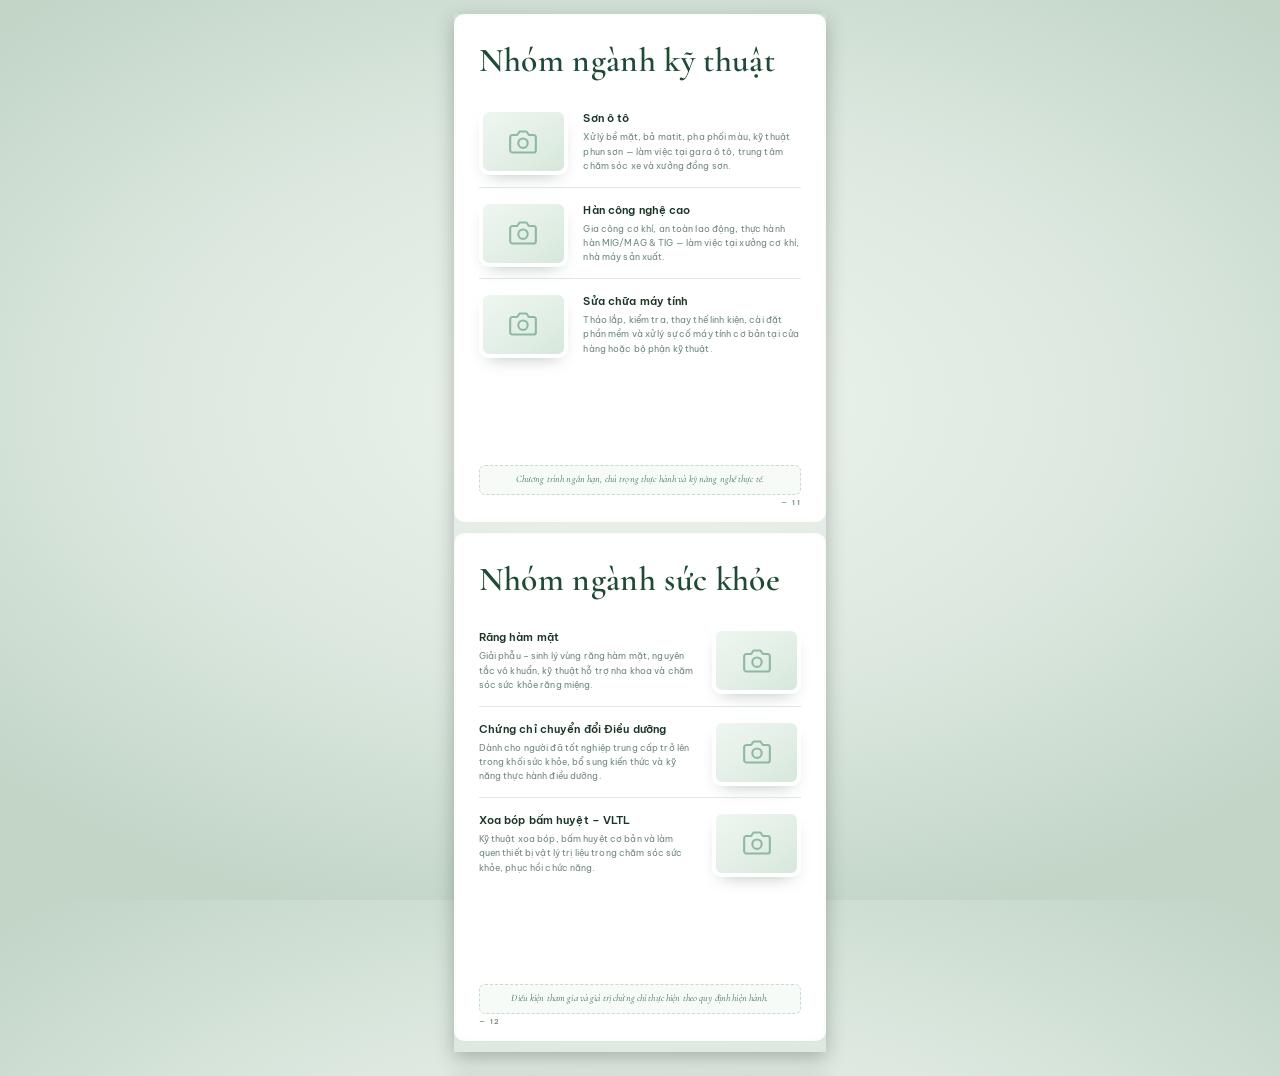
<file: .test/mob-2.html>
<!DOCTYPE html>
<html lang="vi">
<head>
  <meta charset="UTF-8" />
  <meta name="viewport" content="width=device-width, initial-scale=1.0" />
  <title>Catalogue 2026 — Trường Trung cấp Miền Tây (MTPC)</title>
  <meta name="description" content="Catalogue giới thiệu Trường Trung cấp Miền Tây (MTPC) — các ngành trung cấp, sơ cấp và chương trình chứng chỉ. Tri thức – Đạo đức – Hội nhập – Phát triển." />
  
  <link rel="preconnect" href="https://fonts.googleapis.com" />
  <link rel="preconnect" href="https://fonts.gstatic.com" crossorigin />
  <link href="https://fonts.googleapis.com/css2?family=Be+Vietnam+Pro:ital,wght@0,300;0,400;0,500;0,600;0,700;1,400&family=Cormorant+Garamond:ital,wght@0,500;0,600;0,700;1,500;1,600&family=Playfair+Display:ital,wght@0,500;0,600;1,500&display=swap" rel="stylesheet" />
  
<style>
/* ============================================================
   CATALOGUE — TRƯỜNG TRUNG CẤP MIỀN TÂY (MTPC)
   Phong cách brochure cao cấp: xanh lá pastel (sage & mint dịu) · trắng kem
   ============================================================ */

:root {
  --green-50:  #F3F9F5;
  --green-100: #E3F1E7;
  --green-200: #CDE6D5;
  --green-300: #AED5BA;
  --green-400: #88C19B;
  --green-500: #62A87C;
  --green-600: #4B8E65;
  --green-700: #38704E;
  --green-800: #275239;
  --green-900: #1B3B29;
  --navy:   #1B3526;
  --ink:    #2C3E33;
  --soft:   #4A6053;
  --muted:  #6F897B;
  --hairline: #DEEBE2;
  --sand-100: #F2E9D5;
  --sand-200: #E6D6B4;
  --sand-500: #B9975B;
  --serif: "Cormorant Garamond", "Playfair Display", "Georgia", serif;
  --sans:  "Be Vietnam Pro", "Inter", "Segoe UI", Arial, sans-serif;
  --serif-italic: "Cormorant Garamond", "Playfair Display", serif;
  --shadow-book:
      0 60px 100px -48px rgba(27, 59, 41, .38),
      0 24px 48px -32px rgba(27, 59, 41, .22);
}

* { margin: 0; padding: 0; box-sizing: border-box; }

html, body { height: 100%; }

body {
  font-family: var(--sans);
  color: var(--ink);
  overflow: hidden;
  -webkit-font-smoothing: antialiased;
  text-rendering: optimizeLegibility;
  background:
    radial-gradient(ellipse 70% 60% at 50% 45%, #EDF4EE 0%, #DCE8DF 55%, #C2D5C7 100%);
}

/* ============ Sân khấu & quyển sách ============ */
.stage {
  height: 100dvh;
  display: flex; flex-direction: column; align-items: center; justify-content: center;
  gap: 22px;
  padding: 64px 16px 92px;
}

.book {
  position: relative;
  width: min(1180px, 95vw, calc((100dvh - 200px) * 1.52));
  aspect-ratio: 1.52;
  container-type: inline-size;
  transform: translate3d(0, 0, 0);
  transition: transform .65s cubic-bezier(.45, .06, .18, 1);
  will-change: transform;
  /* Chiều sâu 3D thật cho các tờ giấy khi lật */
  perspective: 3400px;
  perspective-origin: 50% 45%;
  --flip-ease: cubic-bezier(.5, .05, .2, 1);
  --flip-time: .65s;
}

/* Đế sách — block giấy xếp lớp, bóng đổ mềm */
.book::before {
  content: "";
  position: absolute;
  top: -4px; right: -9px; bottom: -9px; left: -9px;
  background:
    repeating-linear-gradient(180deg, rgba(93, 80, 54, .1) 0 1px, rgba(93, 80, 54, 0) 1px 3px),
    linear-gradient(180deg, #FAF6EA 0%, #F1EADA 100%);
  border: 3px solid #17311F;
  border-radius: 12px;
  box-shadow:
    0 1px 0 rgba(255, 255, 255, .45) inset,
    0 10px 18px -12px rgba(12, 32, 20, .5),
    0 32px 60px -26px rgba(16, 40, 25, .42),
    0 60px 100px -40px rgba(16, 40, 25, .4);
  z-index: 0;
  transition: top .7s ease, right .7s ease, bottom .7s ease, left .7s ease,
              border-radius .7s ease, box-shadow .7s ease;
}

/* Khi mở bìa: nền sách mở rộng ngay, không chạy layout animation
   nặng mỗi khung hình — giữ cú lật bìa mượt. */
.book.opening { transition-duration: .35s; }
.book.opening::before { transition: none; }

/* Trạng thái sách đóng: bìa đặt giữa, gáy + block giấy bên phải */
.book.at-start {
  transform: translateX(-25%) perspective(2800px) rotateY(-4deg);
}
.book.at-start::before {
  top: 2px; right: -9px; bottom: -10px; left: calc(50% + 3px);
  background:
    repeating-linear-gradient(180deg, rgba(93, 80, 54, .1) 0 1px, rgba(93, 80, 54, 0) 1px 3px),
    linear-gradient(90deg, #F2ECDD 0%, #FBF7EC 55%, #F5EFE1 100%);
  border-radius: 3px 12px 12px 3px;
  box-shadow:
    0 1px 0 rgba(255, 255, 255, .45) inset,
    -1px 0 0 rgba(27, 59, 41, .1),
    0 10px 18px -12px rgba(12, 32, 20, .5),
    0 26px 45px -16px rgba(12, 32, 20, .48),
    0 55px 90px -34px rgba(12, 32, 20, .38);
}
.book.at-start::after {
  content: "";
  position: absolute;
  top: 0; bottom: -7px; left: 50%;
  width: 14px;
  transform: translateX(-11px);
  border-radius: 10px 0 0 10px;
  background: linear-gradient(90deg, #0B1C13 0%, #163322 42%, #2A4A36 80%, #3D6049 100%);
  box-shadow:
    inset 1px 0 0 rgba(255, 255, 255, .18),
    inset -2px 0 6px -2px rgba(0, 0, 0, .45),
    0 16px 28px -12px rgba(8, 22, 14, .55);
  z-index: 1;
}
.book.at-start .cover {
  border-radius: 5px 11px 11px 5px;
  box-shadow:
    0 22px 40px -22px rgba(8, 22, 14, .55),
    -2px 0 10px -4px rgba(8, 22, 14, .35);
  transition: border-radius .6s ease, box-shadow .6s ease;
}

/* Trạng thái sách đóng ở bìa sau */
.book.at-end {
  transform: translateX(25%) perspective(2800px) rotateY(4deg);
}
.book.at-end::before {
  top: 2px; right: calc(50% + 3px); bottom: -10px; left: -9px;
  background:
    repeating-linear-gradient(180deg, rgba(93, 80, 54, .1) 0 1px, rgba(93, 80, 54, 0) 1px 3px),
    linear-gradient(270deg, #F2ECDD 0%, #FBF7EC 55%, #F5EFE1 100%);
  border-radius: 12px 3px 3px 12px;
  box-shadow:
    0 1px 0 rgba(255, 255, 255, .45) inset,
    1px 0 0 rgba(27, 59, 41, .1),
    0 10px 18px -12px rgba(12, 32, 20, .5),
    0 26px 45px -16px rgba(12, 32, 20, .48),
    0 55px 90px -34px rgba(12, 32, 20, .38);
}
.book.at-end::after {
  content: "";
  position: absolute;
  top: 0; bottom: -7px; right: 50%; left: auto;
  width: 14px;
  transform: translateX(11px);
  border-radius: 0 10px 10px 0;
  background: linear-gradient(270deg, #0B1C13 0%, #163322 42%, #2A4A36 80%, #3D6049 100%);
  box-shadow:
    inset -1px 0 0 rgba(255, 255, 255, .18),
    inset 2px 0 6px -2px rgba(0, 0, 0, .45),
    0 16px 28px -12px rgba(8, 22, 14, .55);
  z-index: 1;
}
.book.at-end .backcover {
  border-radius: 11px 5px 5px 11px;
  box-shadow:
    0 22px 40px -22px rgba(8, 22, 14, .55),
    2px 0 10px -4px rgba(8, 22, 14, .35);
  transition: border-radius .6s ease, box-shadow .6s ease;
}

/* ============ Tờ giấy ============ */
.sheet {
  position: absolute; top: 0; left: 50%;
  width: 50%; height: 100%;
  transform-origin: left center;
  transform-style: preserve-3d;
  transition: transform var(--flip-time, .9s) var(--flip-ease, cubic-bezier(.5, .05, .2, 1));
  will-change: transform;
}
.sheet.flipped { transform: rotateY(-180deg); }
.sheet.no-anim { transition: none !important; }

.face {
  position: absolute !important; inset: 0;
  backface-visibility: hidden;
  -webkit-backface-visibility: hidden;
  background: #FFFFFF;
  overflow: hidden;
  display: flex; flex-direction: column;
}
.face.back { transform: rotateY(180deg); }

/* Hai trang gặp nhau tại gáy, không phủ bóng tối lên rãnh gáy:
   tránh vệt xám/đen ở giữa spread và giữ cho trang liền mạch. */
.face.front { border-radius: 8px 0 0 8px; }
.face.back  { border-radius: 0 8px 8px 0; }

/* Họa tiết góc trang mỹ thuật nét mảnh (Fine-line Corner Ornament) — sang trọng, không màu mè */
.face:not(.cover):not(.backcover):not(.closing)::before {
  content: "";
  position: absolute;
  width: 28px; height: 28px;
  pointer-events: none;
  z-index: 1;
}
.face.front:not(.cover):not(.backcover):not(.closing)::before,
.face.back:not(.cover):not(.backcover):not(.closing)::before {
  content: none;
}

/* Con dấu chìm trang trọng (Academic Seal Watermark) trên các trang tiêu điểm */
.face.has-seal .page-inner::before {
  content: "";
  position: absolute;
  top: 50%; left: 50%;
  transform: translate(-50%, -50%);
  width: 220px; height: 220px;
  background-image: url("");
  background-size: contain;
  background-repeat: no-repeat;
  background-position: center;
  opacity: .04;
  pointer-events: none;
  z-index: 0;
  border-radius: 50%;
}

/* ============ Bố cục trang ============ */
.page {
  padding: 2.6em 3.2em 2.3em;
  font-size: var(--page-fs, clamp(9.2px, 1.23cqi, 13.4px));
  line-height: 1.6;
  letter-spacing: .011em;
}
.page > * { position: relative; z-index: 2; }

.page-inner {
  position: relative;
}

/* Chạy đầu trang — phong cách tạp chí cao cấp */
.pg-head {
  display: flex; justify-content: space-between; align-items: center;
  font-size: .62em; font-weight: 600; letter-spacing: .28em; text-transform: uppercase;
  color: var(--muted);
  padding-bottom: .9em; margin-bottom: 2em;
  border-bottom: 1px solid var(--hairline);
  position: relative;
}
.pg-head::after {
  content: "";
  position: absolute; left: 0; bottom: -1px;
  width: 2.6em; height: 2px;
  background: var(--green-600);
}
.face.back .pg-head::after {
  left: auto; right: 0;
}

.pg-foot {
  position: absolute; bottom: 1.8em; z-index: 2;
  font-family: var(--sans); font-size: .65em; font-weight: 600;
  letter-spacing: .22em; text-transform: uppercase; color: var(--muted);
}
.pg-foot span::before { content: "— "; color: var(--green-500); }
.face.front .pg-foot { right: 3.4em; }
.face.back  .pg-foot { left: 3.4em; }

/* Kicker — nhãn phân mục thanh lịch, chuẩn mực sư phạm */
.kicker {
  display: inline-flex; align-items: center; gap: .75em;
  font-size: .68em; font-weight: 700; letter-spacing: .24em;
  text-transform: uppercase; color: var(--green-700);
  margin-bottom: .9em;
}
.kicker::before {
  content: "";
  width: 1.8em; height: 2px;
  background: var(--green-500);
  border-radius: 1px;
  flex: 0 0 auto;
}
.kicker.light { color: #A8D5B5; }
.kicker.light::before { background: #A8D5B5; }

.h-serif {
  font-family: var(--serif);
  font-size: 3em; font-weight: 600; line-height: 1.1;
  color: #1F4A35;
  margin-bottom: .5em;
  letter-spacing: .01em;
}
.h-serif.light { color: #fff; }

/* Đề mục con kiểu "Balance" trong template: Inter đậm màu đậm */
.h-sub {
  font-family: var(--sans);
  font-size: .96em; font-weight: 700; color: var(--navy);
  letter-spacing: .015em;
  margin: 1.7em 0 .5em;
}

.lead  { font-size: 1.04em; color: var(--soft); line-height: 1.78; }
.major .lead { font-size: 1em; }
.body-text { font-size: .94em; color: var(--soft); }
.lead strong, .body-text strong { color: var(--navy); font-weight: 600; }

/* Quote — nền tint nhạt, chữ serif nghiêng */
.quote {
  margin-top: auto;
  background: linear-gradient(140deg, var(--green-500), var(--green-600));
  color: #F7FBF8;
  font-family: var(--serif-italic); font-style: italic;
  font-size: 1.02em; line-height: 1.68;
  padding: 1.35em 1.6em;
  border-radius: 16px;
  box-shadow: 0 22px 36px -24px rgba(75, 142, 101, .5);
}
.quote strong { font-style: normal; color: #FFFFFF; font-weight: 600; }
.quote.slim { font-family: var(--sans); font-style: normal; font-size: .88em; margin-top: 1.4em; padding: 1.05em 1.3em; line-height: 1.65; }

/* Key facts — số nghiêng Playfair, dòng kẻ mảnh */
.facts { list-style: none; margin-top: .2em; }
.facts li {
  display: flex; align-items: center; gap: 1.3em;
  padding: .85em 0 .78em;
  border-top: 1px solid var(--hairline);
  font-size: .9em; color: var(--soft);
}
.facts .num {
  font-family: var(--serif-italic); font-style: italic; font-weight: 500;
  font-size: 1.4em;
  color: var(--green-600); min-width: 4.6em; line-height: 1; white-space: nowrap;
}
.facts.slim-facts { margin-top: 1.8em; }

/* Thẻ "Vì sao chọn" — không khung, ảnh nhỏ + chữ */
.why { display: grid; grid-template-columns: 1fr 1fr; gap: 1.5em 1.9em; margin-top: 1.6em; }
.card { display: flex; gap: 1.05em; align-items: flex-start; }
.card .ratio-sq { width: 4.6em; border-radius: 12px; flex: 0 0 auto; box-shadow: 0 14px 22px -16px rgba(27, 59, 41, .28); }
.card h4 { font-size: .93em; color: var(--navy); font-weight: 600; margin-top: .1em; letter-spacing: .01em; }
.card p  { font-size: .82em; color: var(--muted); margin-top: .3em; line-height: 1.6; }

/* Danh sách ngành — danh sách editorial, kẻ mảnh, không hộp */
.major-list { display: grid; margin-top: .4em; }
.major-row {
  display: flex; align-items: center; gap: 1.3em;
  padding: .78em .5em;
  border-bottom: 1px solid var(--hairline);
  text-decoration: none;
  cursor: pointer;
  transition: background .3s ease;
}
.major-row:first-child { border-top: 1px solid var(--hairline); }
.major-row:hover { background: rgba(136, 193, 155, .15); }
.major-no {
  font-family: var(--serif-italic); font-style: italic; font-weight: 500;
  font-size: 1.65em; color: var(--green-500);
  min-width: 1.5em; text-align: center;
}
.major-info { flex: 1; min-width: 0; }
.major-info h4 { font-size: 1em; color: var(--navy); font-weight: 600; letter-spacing: .01em; }
.major-info h4 em { font-style: italic; font-weight: 500; color: var(--green-600); }
.major-info p { font-size: .82em; color: var(--muted); margin-top: .16em; }
.major-row .arrow { color: var(--green-400); font-size: 1.05em; transition: transform .3s ease, color .3s ease; }
.major-row:hover .arrow { transform: translateX(4px); color: var(--green-600); }

/* Chip — nét mảnh, không nền */
.chip {
  display: inline-flex; align-items: center;
  font-size: .7em; font-weight: 500; color: var(--green-700);
  background: var(--green-100);
  border: 1px solid var(--green-200);
  border-radius: 999px;
  padding: .42em 1.15em;
  letter-spacing: .05em;
  white-space: nowrap;
}
.chips { display: flex; flex-wrap: wrap; gap: .55em; margin-top: auto; padding-top: 1em; }

/* Trang ngành học */
.major .ph.ratio-wide {
  margin-bottom: 1.1em; aspect-ratio: 16 / 4.8;
  border-radius: 14px;
  box-shadow: 0 22px 34px -26px rgba(27, 59, 41, .35);
}
.tag {
  display: inline-block; width: fit-content;
  font-size: .6em; font-weight: 600; letter-spacing: .26em; text-transform: uppercase;
  color: var(--green-700);
  background: var(--green-100);
  border: 1px solid var(--green-200);
  padding: .55em 1.4em;
  border-radius: 999px;
  margin-bottom: .8em;
  white-space: nowrap;
}
.tag::before { content: "❧ "; color: var(--green-500); }
.thin { font-family: var(--serif-italic); font-style: italic; font-weight: 500; color: var(--muted); font-size: .55em; }

.cols-2 { display: grid; grid-template-columns: 1fr 1fr; gap: 2.2em; margin-top: .7em; }
.ticks, .dots { list-style: none; }
.ticks li, .dots li { font-size: .88em; padding: .26em 0 .26em 1.4em; position: relative; color: var(--soft); }
.ticks li::before {
  content: ""; position: absolute; left: .1em; top: .82em;
  width: .7em; height: 1px; background: var(--green-600);
}
.dots li::before {
  content: ""; position: absolute; left: .25em; top: .88em;
  width: .4em; height: .4em; border-radius: 50%;
  background: var(--green-500);
}

/* Tuyển sinh — kẻ mảnh, không hộp màu */
.admission { display: grid; grid-template-columns: 1fr 1fr; gap: 1.4em 2em; margin-top: 1.4em; }
.admission-item {
  background: var(--green-50);
  border-radius: 12px;
  padding: 1.2em 1.4em;
  border-top: 2px solid var(--green-400);
}
.admission-item h4 {
  font-size: .93em; color: var(--navy); font-weight: 600;
  margin-bottom: .4em; letter-spacing: .01em;
}
.admission-item p { font-size: .85em; color: var(--soft); line-height: 1.65; }
.admission-item strong { color: var(--green-700); }

/* Thư viện ảnh */
.gallery { display: grid; grid-template-columns: 1fr 1fr; gap: 1.3em; margin-top: 1.4em; }
.gallery .ph { margin: 0; border-radius: 14px; box-shadow: 0 20px 30px -26px rgba(27, 59, 41, .32); }

/* Liên hệ */
.contact { margin-top: .8em; display: grid; gap: 0; }
.contact-row {
  display: grid; grid-template-columns: 9.5em 1fr; gap: 1em; align-items: baseline;
  padding: .62em 0; border-bottom: 1px solid var(--hairline);
  font-size: .88em; color: var(--soft);
}
.contact-row:first-child { border-top: 1px solid var(--hairline); }
.c-label { font-size: .78em; font-weight: 600; letter-spacing: .16em; text-transform: uppercase; color: var(--muted); }
.c-strong { font-weight: 600; color: var(--green-700); font-size: 1.12em; letter-spacing: .02em; }
.contact-row em { font-style: normal; color: var(--muted); font-size: .9em; }

/* Form đăng ký — nền tint rất nhạt */
.register {
  margin-top: 1.1em;
  background: var(--green-100);
  border: 1px solid var(--green-200);
  border-radius: 18px;
  padding: 1.15em 1.5em 1.05em;
}
.register .h-sub { margin-top: 0; font-size: .96em; }
.form-row { display: grid; grid-template-columns: 7.5em 1fr; align-items: center; gap: 1em; margin-bottom: .6em; }
.form-row label { font-size: .8em; font-weight: 500; color: var(--soft); }
.form-row input, .form-row select {
  font-family: var(--sans); font-size: .86em; color: var(--navy);
  background: #fff; border: 1px solid var(--green-200); border-radius: 10px;
  padding: .6em 1em; outline: none;
  transition: border-color .25s, box-shadow .25s;
}
.form-row input::placeholder { color: #9AB9A6; }
.form-row input:focus, .form-row select:focus {
  border-color: var(--green-500);
  box-shadow: 0 0 0 3px rgba(98, 168, 124, .16);
}
.btn {
  display: inline-block; border: 0; cursor: pointer;
  background: var(--green-600); color: #F7FBF8;
  font-family: var(--sans); font-size: .84em; font-weight: 600;
  letter-spacing: .14em; text-transform: uppercase;
  border-radius: 999px; padding: .8em 2.4em;
  box-shadow: 0 16px 28px -16px rgba(27, 59, 41, .45);
  transition: transform .25s, background .25s, box-shadow .25s;
}
.btn:hover { transform: translateY(-1px); background: var(--green-700); box-shadow: 0 20px 32px -16px rgba(27, 59, 41, .5); }
.form-note { font-size: .68em; color: var(--muted); margin-top: .9em; }

/* ============ Trang bìa — Ảnh tràn · ngọc lục bảo ============ */
.cover {
  padding: 0;
  background: #0F261B;
  color: #F6F1E4;
  overflow: hidden;
}

/* Ảnh bìa tràn viền */
.cover .cover-photo {
  position: absolute; inset: 0; z-index: 0;
  margin: 0;
}
.cover-photo img {
  display: block;
  width: 100%; height: 100%;
  object-fit: cover;
  object-position: center 38%;
  transform: scale(1.01);
  transform-origin: center;
  filter: saturate(1.02) contrast(1.03) brightness(.98);
}
.cover-photo::after {
  content: "";
  position: absolute; inset: 0;
  background-color: transparent;
  background-image:
    linear-gradient(180deg, rgba(8, 10, 9, .52) 0%, rgba(8, 10, 9, .18) 14%, rgba(8, 10, 9, 0) 32%),
    linear-gradient(0deg, rgba(7, 10, 8, .94) 0%, rgba(7, 10, 8, .86) 18%, rgba(7, 10, 8, .66) 38%, rgba(7, 10, 8, .40) 54%, rgba(7, 10, 8, .14) 64%, rgba(7, 10, 8, 0) 74%);
}

.cover-inner {
  position: relative; z-index: 2;
  height: 100%;
  display: flex; flex-direction: column;
  justify-content: flex-start;
}

/* Header trên ảnh */
.cover-header {
  display: flex; align-items: center; justify-content: space-between;
  gap: 1.2em;
  padding: 2.2em 2.6em 0;
  border-bottom: 0;
  text-shadow: 0 1px 10px rgba(0, 0, 0, .45);
}
.cover-brand { display: flex; align-items: center; gap: .85em; }
.cover-logo-img {
  width: 3.6em; height: 3.6em;
  object-fit: contain;
  background: transparent;
  border: 0;
  border-radius: 0;
  box-shadow: none;
  filter: drop-shadow(0 3px 8px rgba(0, 0, 0, .42));
  flex-shrink: 0;
}
.cover-brand-text { display: flex; flex-direction: column; gap: 2px; }
.c-school {
  font-size: .66em; font-weight: 600; letter-spacing: .24em; text-transform: uppercase;
  color: #F6F1E4;
}
.c-loc {
  font-size: .54em; font-weight: 400; letter-spacing: .20em; text-transform: uppercase;
  color: rgba(246, 241, 228, .62);
}
.cover-year-tag {
  font-size: .58em; font-weight: 600; letter-spacing: .30em; text-transform: uppercase;
  color: #C9A96A;
  white-space: nowrap;
}

/* Vùng chữ đặt trực tiếp trên ảnh — không dải màu */
.cover-lower {
  margin-top: auto;
  padding: 3.6em 2.6em 1.9em;
  background: none;
  text-shadow: 0 2px 18px rgba(0, 0, 0, .55), 0 1px 3px rgba(0, 0, 0, .45);
}

.cover-main { text-align: left; }
.cover-kicker {
  font-size: .62em; font-weight: 600; letter-spacing: .40em; text-transform: uppercase;
  color: #E2C78E;
  margin: 0 0 .85em;
}
.cover-main-title {
  font-family: var(--serif);
  font-size: clamp(2.6em, 7.2cqi, 6.4em);
  font-weight: 600; line-height: .92;
  letter-spacing: .015em;
  color: #FAF5E6;
  text-shadow: 0 4px 30px rgba(0, 0, 0, .55), 0 1px 4px rgba(0, 0, 0, .4);
  margin: 0 0 .26em;
}
.cover-sub-title {
  font-family: var(--serif-italic); font-style: italic;
  font-size: 1.28em; font-weight: 500;
  letter-spacing: .015em;
  color: rgba(250, 245, 230, .90);
  margin: 0;
}

/* Chân trang bìa */
.cover-footer { width: 100%; margin-top: 2.4em; }
.cover-meta {
  display: flex; justify-content: space-between; align-items: baseline;
  flex-wrap: wrap; gap: .45em 1.2em;
  font-size: .60em; font-weight: 600; letter-spacing: .12em; text-transform: uppercase;
  color: rgba(250, 245, 230, .76);
}
.cover-meta span:last-child { color: #E2C78E; margin-left: auto; }

/* Bìa ở khung hẹp */
@container (max-width: 760px) {
  .cover-header { padding: 1.8em 2.2em 0; }
  .cover-lower { padding: 2.8em 2.2em 1.8em; }
  .cover-meta { letter-spacing: .12em; }
}

/* ============ Trang trong — Ngôn ngữ biên tập ============ */
.page-editorial .page-inner {
  justify-content: flex-start;
  gap: 0;
  padding-top: .4em;
  padding-bottom: 3.2em;
}

.ed-title {
  font-family: var(--serif);
  font-size: 3.4em; font-weight: 600; line-height: 1.0;
  letter-spacing: -.005em;
  color: #14382A;
  margin: 0 0 .55em;
}
.ed-lead {
  font-size: .95em; line-height: 1.8; color: #3E4A41;
  margin: 0 0 1.1em;
}
.ed-lead strong { color: #14382A; font-weight: 600; }
.dropcap {
  float: left;
  font-family: var(--serif); font-weight: 600;
  font-size: 3.05em; line-height: .8;
  color: #14382A;
  padding: .04em .12em 0 0;
}
.ed-photo {
  margin: 0 0 1.1em;
  flex: 1 1 auto;
  min-height: 10em;
  display: flex;
  flex-direction: column;
}
.ed-photo img {
  display: block; width: 100%;
  height: 0; flex: 1 1 auto; min-height: 9em;
  object-fit: cover;
  object-position: center 32%;
  filter: saturate(.95) contrast(1.02);
}
.ed-photo figcaption {
  position: relative;
  margin-top: .6em; padding-left: 1.1em;
  font-family: var(--serif-italic); font-style: italic;
  font-size: .64em; color: #77806F;
}
.ed-photo figcaption::before {
  content: ""; position: absolute; left: 0; top: .62em;
  width: .6em; height: 1px; background: #B9975B;
}
.ed-stats {
  list-style: none;
  display: grid; grid-template-columns: repeat(3, 1fr);
  margin: auto 0 0;
  border-top: 1px solid rgba(20, 56, 42, .22);
  border-bottom: 1px solid rgba(20, 56, 42, .22);
}
.ed-stats li { padding: 1em .8em .95em 0; }
.ed-stats li + li {
  border-left: 1px solid rgba(20, 56, 42, .15);
  padding-left: 1em;
}
.ed-stats b {
  display: block;
  font-family: var(--serif); font-weight: 600;
  font-size: 1.95em; line-height: .9;
  color: #14382A;
  margin-bottom: .4em;
}
.ed-stats span {
  display: block;
  font-size: .55em; font-weight: 600;
  letter-spacing: .1em; line-height: 1.5;
  text-transform: uppercase; color: #6E7A68;
}
.ed-cols {
  display: grid; grid-template-columns: 1fr 1fr;
  gap: 1.4em;
  margin: 0 0 1.1em;
}
.ed-col {
  border-top: 1px solid rgba(20, 56, 42, .22);
  padding-top: .75em;
}
.ed-sub {
  font-size: .58em; font-weight: 700; letter-spacing: .24em;
  text-transform: uppercase; color: #A88546;
  margin: 0 0 .75em;
}
.ed-col p {
  font-size: .86em; line-height: 1.78; color: #3E4A41; margin: 0;
}
.ed-quote {
  margin: auto 0 0;
  padding: .85em 0 .75em;
  font-family: var(--serif-italic); font-style: italic;
  font-size: 1.2em; line-height: 1.4; letter-spacing: .02em;
  text-align: center; color: #14382A;
  border-top: 1px solid rgba(185, 151, 91, .55);
  border-bottom: 1px solid rgba(185, 151, 91, .55);
}
.ed-photo--group img { object-position: center 74%; }

/* ============ Trang lời kết ============ */
.closing {
  padding: 0;
  background:
    radial-gradient(85% 65% at 80% 12%, rgba(174, 213, 186, .18), transparent 55%),
    linear-gradient(205deg, #284E38 0%, var(--green-900) 68%, #162E20 100%);
}
.closing-overlay { position: absolute; inset: 0; z-index: 1; }
.closing .cover-ph { z-index: 0; }
.closing .cover-ph.has-img::after {
  content: ""; position: absolute; inset: 0; z-index: 2;
  background: linear-gradient(200deg, rgba(27, 59, 41, .32) 0%, rgba(27, 59, 41, .78) 100%);
}
.closing-content {
  position: absolute; inset: 0; z-index: 3;
  padding: 3.1em 3.4em;
  display: flex; flex-direction: column; justify-content: flex-end;
}
.closing-content .h-serif { font-size: 3em; }
.closing-text { color: rgba(230, 242, 234, .88); font-size: .96em; font-weight: 300; max-width: 26em; margin-top: 1em; line-height: 1.8; }
.closing-text strong { color: #fff; font-weight: 500; }

/* ============ Bìa sau ============ */
.backcover {
  background:
    radial-gradient(90% 70% at 20% 8%, rgba(174, 213, 186, .16), transparent 55%),
    linear-gradient(160deg, #284E38 0%, var(--green-900) 58%, #162E20 100%);
  align-items: center; justify-content: center;
  text-align: center;
}
.backcover-inner { display: flex; flex-direction: column; align-items: center; gap: 1em; padding: 2em; }
.backcover-logo-img {
  width: 6.2em; height: 6.2em;
  object-fit: contain;
  background: transparent;
  border: 0;
  border-radius: 0;
  box-shadow: none;
  filter: drop-shadow(0 6px 16px rgba(0, 0, 0, .32));
  margin-bottom: .2em;
}
.brand-mark.big {
  width: 4.2em; height: 4.2em; font-size: 1em; letter-spacing: .08em;
  background: rgba(255,255,255,.07);
  border: 1px solid rgba(205, 230, 213, .45);
}
.backcover .h-serif { margin: 0; }
.slogan { color: var(--green-300); font-size: .8em; letter-spacing: .3em; text-transform: uppercase; font-weight: 500; }
.backcover-contact { margin-top: 1.3em; display: grid; gap: .4em; font-size: .78em; font-weight: 300; color: rgba(238, 246, 240, .85); }
.copyright { margin-top: 2.2em; font-size: .64em; letter-spacing: .1em; color: rgba(238, 246, 240, .5); }

/* ============ Placeholder ảnh — phong cách nhiếp ảnh brochure cao cấp ============ */
.ph {
  position: relative;
  background: linear-gradient(145deg, #EEF6F0 0%, #E3EFE6 55%, #D6E7DA 100%);
  border: 3px solid rgba(255, 255, 255, .9);
  border-radius: 14px;
  overflow: hidden;
  background-size: cover;
  background-position: center;
  flex: 0 0 auto;
  display: flex;
  flex-direction: column;
  align-items: center;
  justify-content: center;
  gap: 8px;
  box-shadow: 0 12px 28px -10px rgba(27, 59, 41, .28), 0 0 0 1px rgba(75, 142, 101, .15);
  transition: transform .25s ease, box-shadow .25s ease;
}

/* Icon máy ảnh / nhiếp ảnh thanh lịch ở giữa */
.ph::before {
  content: "";
  width: 28px; height: 28px;
  background-image: url("data:image/svg+xml,%3Csvg xmlns='http://www.w3.org/2000/svg' viewBox='0 0 24 24' fill='none' stroke='%234B8E65' stroke-width='1.8' stroke-linecap='round' stroke-linejoin='round'%3E%3Cpath d='M23 19a2 2 0 0 1-2 2H3a2 2 0 0 1-2-2V8a2 2 0 0 1 2-2h4l2-3h6l2 3h4a2 2 0 0 1 2 2z'/%3E%3Ccircle cx='12' cy='13' r='4'/%3E%3C/svg%3E");
  background-repeat: no-repeat;
  background-position: center;
  background-size: contain;
  opacity: .55;
  transition: opacity .2s ease;
}

/* Nhãn tên file tinh tế dạng thẻ glass pill — chỉ hiện khi có data-label */
.ph[data-label]::after {
  content: attr(data-label);
  display: inline-flex;
  align-items: center;
  padding: 3px 10px;
  border-radius: 999px;
  font-family: var(--sans);
  font-size: 10.5px;
  font-weight: 500;
  color: var(--green-800);
  background: rgba(255, 255, 255, .75);
  backdrop-filter: blur(4px);
  border: 1px solid rgba(255, 255, 255, .85);
  letter-spacing: .02em;
}

/* Khi có ảnh thật: ẩn toàn bộ icon và watermark */
.ph.has-img {
  border-color: transparent;
  box-shadow: 0 14px 28px -16px rgba(27, 59, 41, .32);
}
.ph.has-img::before,
.ph.has-img::after {
  display: none !important;
}

.ph.seamless { background: none; border: 0; box-shadow: none; }
.ph.seamless::before, .ph.seamless::after { display: none !important; }

/* ============ Hệ khung ảnh editorial — 4 kiểu đan xen theo spread ============ */
/* 1) Tấm lót màu lệch sau ảnh — ảnh "nổi" khỏi trang */
.ph.frame-mat { overflow: visible; }
.ph.has-img.frame-mat { box-shadow: 0 12px 24px -16px rgba(27, 59, 41, .3); }
.ph.has-img.frame-mat::before {
  display: block !important;
  content: "";
  position: absolute; inset: 0;
  width: 100%; height: 100%;
  background: var(--green-100);
  border: 1px solid rgba(75, 142, 101, .35);
  border-radius: 16px;
  transform: translate(.8em, .8em);
  z-index: -1;
  opacity: 1;
}
/* Trang trái sách: tấm lót lệch về mép ngoài, đối xứng qua gáy */
.face.back .ph.has-img.frame-mat::before { transform: translate(-.8em, .8em); }

/* 2) Khung hairline thả nổi quanh ảnh */
.ph.frame-line { overflow: visible; }
.ph.has-img.frame-line::after {
  display: block !important;
  content: "";
  position: absolute; inset: -.7em;
  background: none;
  backdrop-filter: none;
  padding: 0;
  border: 1px solid rgba(75, 142, 101, .32);
  border-radius: 16px;
  pointer-events: none;
}

/* Tông ấm xen kẽ — tấm lót & khung màu cát/vàng đồng */
.ph.has-img.frame-mat.warm::before {
  background: var(--sand-100);
  border-color: rgba(185, 151, 91, .42);
}
.ph.has-img.frame-line.warm::after {
  border-color: rgba(185, 151, 91, .45);
}

/* Chú thích in trên ảnh — chân ảnh tạp chí */
.ph .ph-cap {
  position: absolute; left: 0; right: 0; bottom: 0; z-index: 1;
  padding: 2.6em 1.15em .8em;
  background: linear-gradient(to top, rgba(16, 33, 23, .62) 0%, rgba(16, 33, 23, .22) 58%, transparent 100%);
  color: #F5F9F3;
  font-family: var(--serif-italic); font-style: italic;
  font-size: .86em; line-height: 1.35; letter-spacing: .015em;
  border-radius: 0 0 14px 14px;
  pointer-events: none;
}

/* 3) Ảnh dải ngang tràn mép (P13): lề trắng in bên trong ảnh */
.strip-top .ph.banner.has-img::after {
  display: block !important;
  content: "";
  position: absolute; inset: 1.1em;
  background: none;
  backdrop-filter: none;
  padding: 0;
  border: 1px solid rgba(255, 255, 255, .5);
  border-radius: 4px;
  pointer-events: none;
}

/* 4) Cặp ảnh P5 — viền trắng polaroid, nghiêng nhẹ so le */
.why-gallery .ph {
  border: 6px solid #fff;
  box-shadow: 0 16px 28px -16px rgba(27, 59, 41, .45);
}
.why-gallery .ph:first-child { transform: rotate(-1.4deg); }
.why-gallery .ph:last-child  { transform: rotate(1.4deg); }

/* Tỉ lệ ảnh chuẩn (Aspect Ratios) */
.ratio-16-9  { aspect-ratio: 16 / 9; }
.ratio-16-8  { aspect-ratio: 16 / 8; }
.ratio-16-7  { aspect-ratio: 16 / 6.2; }
.ratio-16-6  { aspect-ratio: 16 / 6; }
.ratio-16-5  { aspect-ratio: 16 / 5.2; }
.ratio-4-3   { aspect-ratio: 4 / 3; }
.ratio-sq    { aspect-ratio: 1 / 1; }

.hero-photo {
  width: 100%;
  margin: .55em 0 .75em;
}

/* ============================================================
   BỐ CỤC NỘI DUNG TẠP CHÍ CAO CẤP (EDITORIAL MAGAZINE LAYOUTS)
   ============================================================ */

.page-inner {
  height: 100%;
  display: flex;
  flex-direction: column;
  justify-content: space-between;
  gap: .5em;
}

/* Lưới Tầm nhìn & Sứ mệnh (P3) */
.vision-grid {
  display: grid;
  grid-template-columns: 1fr 1fr;
  gap: 1em;
  margin: .35em 0;
}
.vision-item {
  background: #F7FAF8;
  border: 1px solid rgba(75, 142, 101, .15);
  border-left: 3px solid var(--green-600);
  border-radius: 6px;
  padding: .9em 1.1em;
  box-shadow: 0 2px 8px rgba(27, 59, 41, .04);
}
.vision-item h3 { margin-bottom: .25em; color: var(--navy); }
.vision-item p { font-size: .88em; line-height: 1.58; color: var(--soft); }

/* Lưới điểm mạnh Đào tạo (P4) */
.features-grid {
  display: grid;
  gap: .45em;
  margin: .35em 0;
}
.feature-item {
  display: flex;
  gap: .85em;
  align-items: baseline;
  padding: .55em 0;
  border-bottom: 1px solid var(--hairline);
}
.feature-item:last-child { border-bottom: 0; }
.feat-no {
  font-family: var(--serif);
  font-weight: 600;
  font-size: .92em;
  color: var(--green-700);
  width: 2.2em; height: 2.2em;
  background: #F4FAF6;
  border: 1px solid rgba(75, 142, 101, .28);
  border-radius: 50%;
  display: inline-flex;
  align-items: center;
  justify-content: center;
  flex: 0 0 auto;
}
.feature-item h4 { font-size: .93em; font-weight: 600; color: var(--navy); }
.feature-item p { font-size: .83em; color: var(--muted); margin-top: .15em; line-height: 1.5; }

/* Thư viện ảnh & Lưới lý do chọn (P5) */
.why-gallery {
  display: grid;
  grid-template-columns: 1fr 1fr;
  gap: .85em;
  margin: .45em 0 .65em;
}
.reasons-grid {
  display: grid;
  grid-template-columns: 1fr 1fr;
  gap: .65em 1em;
  margin-top: .2em;
}
.reason-card {
  display: flex;
  gap: .75em;
  align-items: flex-start;
  padding: .75em .9em;
  background: #F7FAF8;
  border: 1px solid rgba(75, 142, 101, .15);
  border-left: 3px solid var(--green-600);
  border-radius: 6px;
  box-shadow: 0 2px 8px rgba(27, 59, 41, .04);
}
.reason-check {
  display: inline-flex;
  align-items: center;
  justify-content: center;
  width: 1.4em; height: 1.4em;
  border-radius: 4px;
  background: var(--green-100);
  color: var(--green-700);
  font-size: .8em;
  font-weight: 700;
  flex: 0 0 auto;
  margin-top: .1em;
}
.reason-card h4 { font-size: .88em; font-weight: 600; color: var(--navy); }
.reason-card p { font-size: .8em; color: var(--soft); margin-top: .15em; line-height: 1.45; }

/* Hộp chương trình học các ngành (P7, P8, P9, P10) */
.curriculum-box {
  background: var(--green-50);
  border: 1px solid var(--green-200);
  border-radius: 12px;
  padding: .85em 1.2em;
  margin: .35em 0;
}
.curriculum-box .h-sub { margin-bottom: .35em; font-size: .88em; }
.chips-row {
  display: flex;
  flex-wrap: wrap;
  gap: .5em;
  margin-top: auto;
  padding-top: .35em;
}

/* Caption & Khẩu hiệu — viền chỉ đứt đoạn thanh nhã */
.cap {
  font-family: var(--serif-italic); font-style: italic;
  font-size: .88em; color: var(--green-700); line-height: 1.6;
  text-align: center;
  padding: .65em 1em;
  background: #F6FBF8;
  border: 1px dashed rgba(75, 142, 101, .28);
  border-radius: 6px;
  margin-top: auto;
}
.cap strong { font-style: normal; color: var(--green-800); font-weight: 600; }
.page > .cap { margin-top: auto; }

/* Khẩu hiệu serif nghiêng */
.motto {
  font-family: var(--serif-italic); font-style: italic;
  font-size: 1em; color: var(--green-600); letter-spacing: .05em;
}

/* ============ Hoạ tiết trang trí ============ */
/* Nhánh lá mờ tràn mép — watermark góc trang */
.page > .ghost-art {
  position: absolute; z-index: 0;
  color: var(--green-400); opacity: .3;
  pointer-events: none;
}
/* Số ngành khổng lồ mờ sau tiêu đề */
.ghost-no {
  position: absolute; z-index: -1;
  top: .7em; right: 2.2em;
  font-family: var(--serif-italic); font-style: italic; font-weight: 500;
  font-size: 8.2em; line-height: 1;
  color: rgba(95, 129, 84, .09);
  pointer-events: none;
}
/* Divider lá nhỏ giữa 2 vạch kẻ */
.orn-divider {
  display: flex; align-items: center; gap: .9em;
  color: var(--green-500);
  margin-bottom: .55em;
}
.orn-divider::before, .orn-divider::after {
  content: ""; height: 1px; width: 3.2em; background: currentColor; opacity: .45;
}
.orn-divider svg { width: 2.1em; height: auto; display: block; }

/* P11–P12 — hàng ảnh + chú thích ngắn */
.photo-rows { display: grid; }
.photo-row {
  display: grid; grid-template-columns: 8em 1fr; gap: 1.4em;
  align-items: center; padding: 1.05em 0;
  border-bottom: 1px solid var(--hairline);
}
.photo-row:last-child { border-bottom: 0; }
.photo-row .ph { width: 8em; aspect-ratio: 4 / 3; border-radius: 10px; border: 4px solid #fff; box-shadow: 0 8px 18px -10px rgba(27, 59, 41, .38); }
.photo-row h4 { font-size: .98em; font-weight: 600; color: var(--navy); }
.photo-row p { font-size: .8em; color: var(--muted); margin-top: .3em; line-height: 1.6; }
.photo-row.mirror { grid-template-columns: 1fr 8em; }
.photo-row.mirror .ph { order: 2; justify-self: end; }

/* P13 — ảnh dải trên + nội dung dưới */
.page.strip-top { padding: 0; }
.strip-top .ph.banner { position: absolute; top: 0; left: 0; right: 0; height: 54%; margin: 0; border-radius: 0; }
.strip-bottom {
  position: absolute; left: 0; right: 0; top: 52%; bottom: 0; z-index: 2;
  padding: 1.3em 3em 1.8em;
  display: flex; flex-direction: column;
  justify-content: space-between;
  gap: .6em;
}
.strip-bottom .aud { border-top: 0; padding-top: 0; }
.strip-bottom .aud h4 { font-size: .9em; }
.strip-bottom .aud p { font-size: .8em; margin-top: .2em; }

/* Danh sách số gọn */
.num-list.compact li { padding: .34em 0; gap: .1em 1.3em; }
.num-list.compact li:first-child { padding-top: .15em; }
.num-list.compact li::before { font-size: 1.3em; }
.num-list.compact strong { font-size: .9em; }
.num-list.compact span { font-size: .78em; margin-top: .1em; }

/* Danh sách tick đậm (hợp tác) */
.ticks.big li { font-size: .92em; padding: .55em 0 .55em 1.4em; }
.ticks.big li strong { color: var(--green-700); font-weight: 600; }

/* Số liệu cỡ lớn (khái quát) */
.facts.big li { padding: 1.05em 0 .95em; }
.facts.big .num { font-size: 2.1em; min-width: 3em; }

/* Form gọn */
.register.compact { padding: 1.1em 1.3em 1.05em; }
.register.compact .form-row { margin-bottom: .45em; }

/* ============ Ánh sáng & bóng khi lật trang ============ */
/* Bóng đổ của tờ đang lật xuống trang bên dưới */
.cast {
  position: absolute; top: 0; bottom: 0; width: 50%;
  pointer-events: none;
  opacity: 0;
}
.cast-right {
  left: 50%;
  border-radius: 0 8px 8px 0;
  background: linear-gradient(90deg, rgba(8, 20, 13, .45) 0%, rgba(8, 20, 13, .16) 45%, rgba(8, 20, 13, 0) 85%);
}
.cast-left {
  left: 0;
  border-radius: 8px 0 0 8px;
  background: linear-gradient(270deg, rgba(8, 20, 13, .45) 0%, rgba(8, 20, 13, .16) 45%, rgba(8, 20, 13, 0) 85%);
}
.cast.on { animation: castTurn var(--flip-time, .9s) linear both; }
@keyframes castTurn {
  0%   { opacity: 0; }
  35%  { opacity: .75; }
  70%  { opacity: .45; }
  100% { opacity: 0; }
}

/* Trang giấy uốn cong khi lật — các dải dọc lồng nhau.
   Mỗi dải chứa sẵn cả mặt trước và mặt sau; trình duyệt tự chọn
   mặt hướng ra ngoài nên không có dải nào bị trống giữa chừng. */
.curl {
  position: absolute; top: 0; left: 50%;
  transform-style: preserve-3d;
  pointer-events: none;
}
.curl .strip {
  position: absolute; top: 0; height: 100%;
  transform-style: preserve-3d;
  transform-origin: left center;
  will-change: transform;
}
.curl .clip {
  position: absolute; top: 0; left: 0; height: 100%;
  overflow: hidden;
  backface-visibility: hidden;
  -webkit-backface-visibility: hidden;
  /* Chỉ vẽ phần dải giấy nằm trong khung — trình duyệt bỏ qua phần
     bản sao nguyên trang tràn ra ngoài, bớt ~90% lượng raster mỗi khung */
  contain: paint;
}
.curl .clip * { backdrop-filter: none !important; -webkit-backdrop-filter: none !important; }
.curl .cshade {
  position: absolute; inset: 0; z-index: 9;
  /* Nền gradient + alpha được setAngle gán inline từng khung —
     gradient nối liền giữa các dải nên không còn vệt sọc bậc thang */
  background: #08140d;
  pointer-events: none;
}

/* Chế độ 1 trang & giảm chuyển động: không dùng bóng đổ */
.book.single .cast, .book.single .curl { display: none; }
@media (prefers-reduced-motion: reduce) {
  .cast { display: none; }
  .book { --flip-time: .01s; }
}

/* ============ Vùng bấm lật trang ============ */
.zone {
  position: absolute; top: 0; bottom: 0; width: 50%;
  background: transparent; border: 0; cursor: pointer; z-index: 30;
}
.zone-left  { left: 0; }
.zone-right { right: 0; }

/* Gợi ý lật trang */
.hint {
  position: fixed; right: 24px; bottom: 24px; z-index: 40;
  background: rgba(39, 82, 57, .92); color: #EDF6F0;
  border: 0;
  font-size: clamp(11px, 1cqi, 13.5px); font-weight: 400;
  letter-spacing: .06em;
  padding: .75em 1.5em; border-radius: 999px;
  display: flex; align-items: center; gap: .6em;
  animation: bob 1.8s ease-in-out infinite;
  backdrop-filter: blur(6px);
  box-shadow: 0 16px 30px -16px rgba(27, 59, 41, .4);
  pointer-events: none;
}
.hint[hidden] { display: none; }
.hint span { font-weight: 600; color: var(--green-300); }
@keyframes bob { 0%,100% { transform: translateX(0); } 50% { transform: translateX(5px); } }

/* ============ Thành phần nội dung ebook ============ */

/* Tầm nhìn & sứ mệnh */
.vision { display: flex; gap: 2em; margin-top: 1.2em; align-items: stretch; }
.vision-blocks { flex: 1; display: grid; gap: 1.6em; align-content: start; }
.vision-block p { font-size: .93em; }
.h-sub.no-gap { margin-top: 0; }
.four-chips { margin-top: 1.8em; justify-content: center; gap: .8em; }
.four-chips .chip {
  font-family: var(--serif);
  font-size: .88em; font-weight: 600;
  padding: .45em 1.4em; letter-spacing: .08em;
  background: #F4FAF6;
  border: 1px solid rgba(75, 142, 101, .25);
  color: var(--green-800);
  border-radius: 4px;
}

/* Feature list — icon nét mảnh trong vòng tròn hairline */
.feature {
  display: flex; gap: 1.3em; align-items: flex-start;
  padding: 1.2em 0; border-bottom: 1px solid var(--hairline);
}
.feature:last-of-type { border-bottom: 0; }
.feature-icon {
  flex: 0 0 auto;
  width: 2.8em; height: 2.8em; border-radius: 50%;
  background: var(--green-100); color: var(--green-600);
  border: 0;
  display: inline-flex; align-items: center; justify-content: center;
}
.feature-icon svg { width: 1.4em; height: 1.4em; }
.feature h4 { font-size: .96em; color: var(--navy); font-weight: 600; letter-spacing: .01em; }
.feature h4 strong { color: var(--green-700); }
.feature p { font-size: .87em; color: var(--muted); margin-top: .3em; line-height: 1.66; }
.feature p strong { color: var(--ink); font-weight: 600; }

/* Ngành sơ cấp & chứng chỉ — danh sách kẻ mảnh, không hộp */
.major-icon {
  flex: 0 0 auto;
  width: 2.7em; height: 2.7em; border-radius: 50%;
  background: var(--green-100); color: var(--green-600);
  border: 0;
  display: inline-flex; align-items: center; justify-content: center;
}
.major-icon svg { width: 1.4em; height: 1.4em; }
.cert-list { display: grid; margin-top: .4em; }
.cert {
  display: flex; gap: 1.3em; align-items: flex-start;
  background: transparent;
  border: 0;
  border-bottom: 1px solid var(--hairline);
  border-radius: 0;
  padding: 1.3em .2em;
}
.cert:first-child { border-top: 1px solid var(--hairline); }
.cert .major-icon { margin-top: .2em; }
.cert h4 { font-size: .98em; color: var(--navy); font-weight: 600; letter-spacing: .01em; }
.cert p { font-size: .85em; color: var(--muted); margin-top: .35em; line-height: 1.68; }

/* Hàng ngành "xem thêm" */
.major-row.alt .major-no { color: var(--green-500); }
.major-row.alt h4 { color: var(--green-700); }

/* Đối tượng tuyển sinh — kẻ mảnh */
.audience { display: grid; grid-template-columns: 1fr 1fr; gap: 1.5em 2em; margin-top: 1.4em; }
.aud { border-top: 1px solid var(--green-200); padding-top: 1.2em; }
.aud h4 {
  font-size: .93em; color: var(--navy); font-weight: 600;
  padding-bottom: 0; margin-bottom: .45em; letter-spacing: .01em;
  border-bottom: 0;
}
.aud h4::before { content: "❧ "; color: var(--green-500); }
.aud p { font-size: .85em; color: var(--soft); line-height: 1.68; }

/* Danh sách định hướng phát triển — số nghiêng Playfair */
.num-list { list-style: none; margin-top: 1.6em; counter-reset: step; }
.num-list li {
  counter-increment: step;
  display: grid; grid-template-columns: 2.6em 1fr; gap: 1.3em;
  padding: 1.15em 0; border-top: 1px solid var(--hairline);
  align-items: baseline;
}
.num-list li:first-child { border-top: 0; padding-top: .3em; }
.num-list li::before {
  content: counter(step, decimal-leading-zero);
  font-family: var(--serif-italic); font-style: italic;
  font-weight: 500; font-size: 1.6em;
  color: var(--green-500);
}
.num-list strong { font-size: .95em; color: var(--navy); display: block; font-weight: 600; grid-column: 2; }
.num-list span { font-size: .86em; color: var(--muted); display: block; margin-top: .25em; line-height: 1.66; grid-column: 2; }

/* ============ Thanh công cụ dưới — tối giản ============ */
.toolbar {
  display: flex; align-items: center; gap: 4px;
  background: rgba(255, 255, 255, .55);
  backdrop-filter: blur(14px);
  border: 1px solid rgba(255, 255, 255, .8);
  border-radius: 999px;
  padding: 6px 10px;
  box-shadow: 0 20px 44px -24px rgba(27, 59, 41, .3);
  z-index: 60;
}
.tb-btn {
  width: 36px; height: 36px; border-radius: 50%;
  border: 0; background: transparent; cursor: pointer;
  display: inline-flex; align-items: center; justify-content: center;
  color: var(--green-800);
  transition: background .25s, transform .2s;
}
.tb-btn svg { width: 17px; height: 17px; fill: currentColor; }
.tb-btn:hover:not(:disabled) { background: rgba(136, 193, 155, .18); transform: translateY(-1px); }
.tb-btn:disabled { opacity: .25; cursor: default; }
.tb-indicator {
  min-width: 5.6em; text-align: center;
  font-size: 12px; font-weight: 600; color: var(--green-800);
  font-variant-numeric: tabular-nums;
  letter-spacing: .12em;
}
.tb-sep { width: 1px; height: 20px; background: var(--hairline); margin: 0 6px; }

/* ============================================================
   CHẾ ĐỘ MỘT TRANG (màn hình nhỏ)
   ============================================================ */
.book.single { width: min(500px, 94vw, calc((100dvh - 200px) * .74)); aspect-ratio: .74; }
.book.single .sheet {
  left: 0; width: 100%;
  transform: none !important;
  display: none;
  transition: none;
}
.book.single .sheet.active { display: block; }
.book.single .face.front,
.book.single .face.back {
  border-radius: 10px;
  box-shadow: inset 0 0 12px -7px rgba(27, 59, 41, .15);
}
.book.single .page { font-size: clamp(10.5px, 3cqi, 14.5px); padding: 2.6em 2.2em 2.4em; }
.book.single .cover { padding: 0; }
.book.single .sheet.active .face.front { animation: pageIn .5s ease both; }
.book.single .sheet.active .face.back { display: none; }
.book.single .sheet.active.show-back .face.front { display: none; }
.book.single .sheet.active.show-back .face.back {
  display: flex; transform: none; animation: pageIn .5s ease both;
}
@keyframes pageIn {
  from { opacity: 0; transform: translateX(14px); }
  to   { opacity: 1; transform: translateX(0); }
}
.book.single .face::after { width: 100%; opacity: 0; }

/* Layout một trang trên màn hình nhỏ */
.book.single .page.strip-top { padding: 0; }
.book.single .strip-top .ph.banner {
  position: relative; top: auto; left: auto; right: auto; bottom: auto;
  width: 100%; height: auto; aspect-ratio: 16 / 8;
}
.book.single .strip-bottom { position: relative; top: auto; height: auto; flex: 1; padding: 1.4em 2.1em 2.4em; }
.book.single .strip-bottom .pg-foot { bottom: .9em; }

/* Nội dung trên màn nhỏ */
@media (max-width: 899px) {
  .book.single .ed-photo { min-height: 8em; }
  .book.single .ed-photo img { min-height: 7em; }
  .book.single .ed-stats li { padding: .8em .7em .75em 0; }
  .book.single .ed-quote { font-size: 1.05em; padding: .7em 0 .6em; }
  .book.single .page-editorial .pg-foot { bottom: -1.9em; }
  .pg-head { margin-bottom: 1.4em; }
  .cover-header { padding: 1.6em 1.8em 0; gap: .8em; }
  .c-loc { display: none; }
  .cover-year-tag { display: none; }
  .c-school { font-size: .6em; letter-spacing: .16em; }
  .cover-logo-img { width: 3em; height: 3em; }
  .cover-lower {
    padding: 3.6em 1.8em 1.6em;
    background: none;
  }
  .cover-main-title { font-size: clamp(2.4em, 13cqi, 6.4em); }
  .cover-kicker { letter-spacing: .30em; }
  .cover-sub-title { font-size: 1.05em; }
  .cover-footer { margin-top: 1.7em; }
  .cover-meta { font-size: .60em; letter-spacing: .06em; gap: .4em .8em; }
  .hint { display: none; }
  .vision-grid, .why-gallery, .reasons-grid { grid-template-columns: 1fr; gap: .7em; }
  .cols-2, .admission, .why, .audience { grid-template-columns: 1fr; gap: 1.2em; }
}

@media (max-width: 480px) {
  .stage { padding: 56px 10px 84px; }
  .tb-btn { width: 34px; height: 34px; }
  .cover-meta { flex-direction: column; align-items: flex-start; gap: .35em; }
  .cover-meta span:last-child { margin-left: 0; }
}

</style>

<style>
/* ===== TEST: xep tat ca trang theo hang doc, khung dien thoai ===== */
body{overflow:auto!important;height:auto!important}
.stage{height:auto!important;padding:14px!important;display:block!important}
.book{position:relative!important;width:372px!important;height:1038px!important;aspect-ratio:auto!important;perspective:none!important;transform:none!important;transition:none!important;margin:0 auto 10px}
.book::before,.book::after{display:none!important}
.book.single .sheet{display:block!important;position:relative!important;left:0!important;top:0!important;width:100%!important;height:1038px!important;margin:0 0 26px!important;transform:none!important;transition:none!important;box-shadow:0 6px 18px rgba(0,0,0,.25)}
.book.single .face{inset:auto 0 auto 0!important}
.book.single .face.front{top:0!important;height:508px!important;border-radius:10px!important}
.book.single .face.back{top:519px!important;height:508px!important;transform:none!important;backface-visibility:visible!important;border-radius:10px!important}
</style>
</head>
<body>

  <!-- ===== Sách lật trang ===== -->
  <main class="stage">
<div class="book single" id="book">
<!-- ============ SHEET 6 : Sơ cấp kỹ thuật + Sơ cấp sức khỏe ============ -->
      <section class="sheet">
        <!-- P11 · SƠ CẤP — KỸ THUẬT (3 ảnh) -->
        <article class="face front page" id="socap">
          <h2 class="h-serif">Nhóm ngành kỹ thuật</h2>
          <div class="photo-rows">
            <div class="photo-row">
              <figure class="ph" data-img="images/son-oto.jpg" style="--ph:'images/son-oto.jpg'"></figure>
              <div>
                <h4>Sơn ô tô</h4>
                <p>Xử lý bề mặt, bả matit, pha phối màu, kỹ thuật phun sơn — làm việc tại gara ô tô, trung tâm chăm sóc xe và xưởng đồng sơn.</p>
              </div>
            </div>
            <div class="photo-row">
              <figure class="ph" data-img="images/han-cnc.jpg" style="--ph:'images/han-cnc.jpg'"></figure>
              <div>
                <h4>Hàn công nghệ cao</h4>
                <p>Gia công cơ khí, an toàn lao động, thực hành hàn MIG/MAG &amp; TIG — làm việc tại xưởng cơ khí, nhà máy sản xuất.</p>
              </div>
            </div>
            <div class="photo-row">
              <figure class="ph" data-img="images/sua-may-tinh.jpg" style="--ph:'images/sua-may-tinh.jpg'"></figure>
              <div>
                <h4>Sửa chữa máy tính</h4>
                <p>Tháo lắp, kiểm tra, thay thế linh kiện, cài đặt phần mềm và xử lý sự cố máy tính cơ bản tại cửa hàng hoặc bộ phận kỹ thuật.</p>
              </div>
            </div>
          </div>
          <p class="cap">Chương trình ngắn hạn, chú trọng thực hành và kỹ năng nghề thực tế.</p>
          <footer class="pg-foot"><span>11</span></footer>
        </article>

        <!-- P12 · SƠ CẤP — SỨC KHỎE (3 ảnh, ảnh lệch phải) -->
        <article class="face back page">
          <h2 class="h-serif">Nhóm ngành sức khỏe</h2>
          <div class="photo-rows">
            <div class="photo-row mirror">
              <figure class="ph" data-img="images/rang-ham-mat.jpg" style="--ph:'images/rang-ham-mat.jpg'"></figure>
              <div>
                <h4>Răng hàm mặt</h4>
                <p>Giải phẫu – sinh lý vùng răng hàm mặt, nguyên tắc vô khuẩn, kỹ thuật hỗ trợ nha khoa và chăm sóc sức khỏe răng miệng.</p>
              </div>
            </div>
            <div class="photo-row mirror">
              <figure class="ph" data-img="images/chuyen-doi-dieu-duong.jpg" style="--ph:'images/chuyen-doi-dieu-duong.jpg'"></figure>
              <div>
                <h4>Chứng chỉ chuyển đổi Điều dưỡng</h4>
                <p>Dành cho người đã tốt nghiệp trung cấp trở lên trong khối sức khỏe, bổ sung kiến thức và kỹ năng thực hành điều dưỡng.</p>
              </div>
            </div>
            <div class="photo-row mirror">
              <figure class="ph" data-img="images/xoa-bop.jpg" style="--ph:'images/xoa-bop.jpg'"></figure>
              <div>
                <h4>Xoa bóp bấm huyệt – VLTL</h4>
                <p>Kỹ thuật xoa bóp, bấm huyệt cơ bản và làm quen thiết bị vật lý trị liệu trong chăm sóc sức khỏe, phục hồi chức năng.</p>
              </div>
            </div>
          </div>
          <p class="cap">Điều kiện tham gia và giá trị chứng chỉ thực hiện theo quy định hiện hành.</p>
          <footer class="pg-foot"><span>12</span></footer>
        </article>
      </section>
<!-- ============ SHEET 7 : Đối tượng tuyển sinh + Hợp tác ============ -->
      <section class="sheet">
        <!-- P13 · ĐỐI TƯỢNG TUYỂN SINH — ảnh dải trên -->
        <article class="face front page strip-top">
          <figure class="ph banner" data-img="images/students.jpg" style="--ph:'images/students.jpg'"></figure>
          <div class="strip-bottom">
            <div class="s-group">
              <h2 class="h-serif">Đối tượng tuyển sinh</h2>
            </div>
            <div class="audience">
              <div class="aud">
                <h4>Học sinh THCS, THPT</h4>
                <p>Chọn nghề sớm, rèn kỹ năng thực hành từ đầu.</p>
              </div>
              <div class="aud">
                <h4>Người học liên thông</h4>
                <p>Lộ trình liên thông lên cao đẳng, đại học.</p>
              </div>
              <div class="aud">
                <h4>Học thêm ngành / Chuyển đổi</h4>
                <p>Học linh hoạt, cân đối cùng công việc.</p>
              </div>
              <div class="aud">
                <h4>Bộ đội &amp; Công an xuất ngũ</h4>
                <p>Hỗ trợ hồ sơ theo chính sách hiện hành.</p>
              </div>
            </div>
            <p class="cap">Học viên ở xa — nhà trường tư vấn thông tin về điều kiện sinh hoạt và chỗ ở (nếu có).</p>
            <footer class="pg-foot"><span>13</span></footer>
          </div>
        </article>

        <!-- P14 · HỢP TÁC & LIÊN KẾT -->
        <article class="face back page">
          <svg class="ghost-art" style="bottom:-2.4em; right:-1.4em; width:10em; transform:rotate(180deg)" viewBox="0 0 240 340" fill="none" stroke="currentColor" stroke-width="2" stroke-linecap="round" aria-hidden="true">
            <path d="M18 330 C 80 260, 130 170, 205 22"/>
            <ellipse cx="46" cy="286" rx="25" ry="11" transform="rotate(-42 46 286)"/>
            <ellipse cx="96" cy="270" rx="22" ry="10" transform="rotate(38 96 270)"/>
            <ellipse cx="76" cy="226" rx="21" ry="10" transform="rotate(-44 76 226)"/>
            <ellipse cx="124" cy="212" rx="19" ry="9" transform="rotate(38 124 212)"/>
            <ellipse cx="106" cy="170" rx="18" ry="9" transform="rotate(-44 106 170)"/>
            <ellipse cx="150" cy="158" rx="17" ry="8" transform="rotate(36 150 158)"/>
            <ellipse cx="134" cy="118" rx="16" ry="8" transform="rotate(-46 134 118)"/>
            <ellipse cx="174" cy="108" rx="15" ry="7" transform="rotate(34 174 108)"/>
            <ellipse cx="162" cy="70" rx="13" ry="7" transform="rotate(-46 162 70)"/>
            <ellipse cx="196" cy="60" rx="12" ry="6" transform="rotate(32 196 60)"/>
            <ellipse cx="204" cy="26" rx="9" ry="14"/>
          </svg>
          <div class="page-inner">
            <div class="s-group">
              <h2 class="h-serif">Hợp tác &amp; liên kết đào tạo</h2>
              <p class="lead">Nhà trường tăng cường kết nối với các cơ sở giáo dục trong nước, mở rộng hợp tác quốc tế và doanh nghiệp.</p>
            </div>

            <figure class="ph hero-photo ratio-16-7 frame-mat warm" data-img="images/partners.jpg">
              <figcaption class="ph-cap">Hợp tác đào tạo cùng các đơn vị liên kết</figcaption>
            </figure>

            <ul class="ticks big">
              <li><strong>ĐH Trà Vinh</strong> — liên thông &amp; phối hợp đào tạo</li>
              <li><strong>ĐH Y Dược Cần Thơ</strong> — hợp tác y khoa, tư vấn lộ trình</li>
              <li><strong>CĐ Nghề Cần Thơ</strong> — MOU đào tạo nghề</li>
              <li><strong>Quốc tế</strong> — đào tạo sinh viên Campuchia từ 2025</li>
              <li><strong>Doanh nghiệp</strong> — bệnh viện, nhà thuốc, gara, sản xuất</li>
            </ul>

            <p class="cap">MOU ký kết chính thức — tạo điều kiện thực tập và tiếp cận cơ hội việc làm.</p>
            <footer class="pg-foot"><span>14</span></footer>
          </div>
        </article>
      </section>
<!-- ============ SHEET 8 : Định hướng phát triển + Liên hệ ============ -->
      <section class="sheet">
        <!-- P15 · ĐỊNH HƯỚNG PHÁT TRIỂN -->
        <article class="face front page">
          <svg class="ghost-art" style="top:-2.4em; left:-1.4em; width:10em; transform:scaleX(-1)" viewBox="0 0 240 340" fill="none" stroke="currentColor" stroke-width="2" stroke-linecap="round" aria-hidden="true">
            <path d="M18 330 C 80 260, 130 170, 205 22"/>
            <ellipse cx="46" cy="286" rx="25" ry="11" transform="rotate(-42 46 286)"/>
            <ellipse cx="96" cy="270" rx="22" ry="10" transform="rotate(38 96 270)"/>
            <ellipse cx="76" cy="226" rx="21" ry="10" transform="rotate(-44 76 226)"/>
            <ellipse cx="124" cy="212" rx="19" ry="9" transform="rotate(38 124 212)"/>
            <ellipse cx="106" cy="170" rx="18" ry="9" transform="rotate(-44 106 170)"/>
            <ellipse cx="150" cy="158" rx="17" ry="8" transform="rotate(36 150 158)"/>
            <ellipse cx="134" cy="118" rx="16" ry="8" transform="rotate(-46 134 118)"/>
            <ellipse cx="174" cy="108" rx="15" ry="7" transform="rotate(34 174 108)"/>
            <ellipse cx="162" cy="70" rx="13" ry="7" transform="rotate(-46 162 70)"/>
            <ellipse cx="196" cy="60" rx="12" ry="6" transform="rotate(32 196 60)"/>
            <ellipse cx="204" cy="26" rx="9" ry="14"/>
          </svg>
          <div class="page-inner">
            <div class="s-group">
              <h2 class="h-serif">Định hướng phát triển</h2>
            </div>

            <figure class="ph hero-photo ratio-16-7 frame-line warm" data-img="images/future.jpg">
              <figcaption class="ph-cap">Định hướng phát triển bền vững</figcaption>
            </figure>

            <ol class="num-list compact">
              <li><strong>Gắn đào tạo với thực tiễn</strong><span>theo nhu cầu thị trường lao động</span></li>
              <li><strong>Phát triển năng lực nghề nghiệp</strong><span>thao tác kỹ thuật &amp; xử lý tình huống</span></li>
              <li><strong>Xây dựng tác phong chuyên nghiệp</strong><span>kỷ luật, trách nhiệm &amp; đạo đức nghề</span></li>
              <li><strong>Mở rộng kết nối và cơ hội việc làm</strong><span>cùng doanh nghiệp &amp; cơ sở y tế</span></li>
              <li><strong>Thúc đẩy hội nhập và đổi mới</strong><span>công nghệ mới &amp; hợp tác quốc tế</span></li>
            </ol>

            <p class="cap">Không ngừng đổi mới vì sự thành đạt và phát triển bền vững của người học.</p>
            <footer class="pg-foot"><span>15</span></footer>
          </div>
        </article>

        <!-- P16 · LIÊN HỆ & TƯ VẤN -->
        <article class="face back page has-seal">
          <div class="page-inner">
            <div class="s-group">
              <h2 class="h-serif">Thông tin liên hệ &amp; tư vấn</h2>
            </div>

            <figure class="ph hero-photo ratio-16-5" data-img="images/contact.jpg"></figure>

            <div class="contact">
              <div class="contact-row">
                <span class="c-label">Địa chỉ</span>
                <span>130C – 130D Nguyễn Văn Cừ nối dài, phường Tân An, thành phố Cần Thơ</span>
              </div>
              <div class="contact-row">
                <span class="c-label">Tư vấn tuyển sinh</span>
                <span class="c-strong">0934 790 790 · 0292 222 6677 · 0292 222 5577</span>
              </div>
              <div class="contact-row">
                <span class="c-label">Website</span>
                <span>https://www.mtpc.edu.vn</span>
              </div>
            </div>

            <form class="register compact" onsubmit="return false">
              <h3 class="h-sub">Đăng ký nhận tư vấn tuyển sinh</h3>
              <div class="form-row"><label>Họ và tên</label><input type="text" placeholder="Nguyễn Văn A" /></div>
              <div class="form-row"><label>Số điện thoại</label><input type="tel" placeholder="09xx xxx xxx" /></div>
              <div class="form-row"><label>Ngành học</label>
                <select>
                  <option>Y sĩ đa khoa</option><option>Dược (Dược sĩ)</option><option>Điều dưỡng</option>
                  <option>Công nghệ thông tin (AI)</option><option>Sơn ô tô</option><option>Hàn công nghệ cao</option>
                  <option>Sửa chữa máy tính</option><option>Răng hàm mặt</option>
                  <option>Chứng chỉ chuyển đổi Điều dưỡng</option><option>Xoa bóp bấm huyệt – VLTL</option>
                </select>
              </div>
              <button class="btn" type="submit">Gửi thông tin</button>
            </form>
            <footer class="pg-foot"><span>16</span></footer>
          </div>
        </article>
      </section>
<!-- ============ SHEET 9 : Lời kết + Bìa sau ============ -->
      <section class="sheet">
        <!-- P17 · LỜI KẾT -->
        <article class="face front page closing">
          <figure class="ph cover-ph seamless" data-img="images/closing.jpg"></figure>
          <div class="closing-overlay"></div>
          <div class="closing-content">
            <h2 class="h-serif light">Vững bước tương lai,<br>đồng hành cùng Miền Tây</h2>
            <p class="closing-text">Trường Trung cấp Miền Tây luôn sẵn sàng đồng hành, tư vấn và hỗ trợ người
              học lựa chọn chương trình phù hợp, từng bước xây dựng nền tảng nghề nghiệp
              vững chắc cho tương lai trên hành trình
              <strong>Tri thức – Đạo đức – Hội nhập – Phát triển</strong>.</p>
          </div>
        </article>

        <!-- P18 · BÌA SAU -->
        <article class="face back page backcover">
          <div class="backcover-inner">
            
            <h2 class="h-serif light">Trường Trung cấp<br>Miền Tây</h2>
            <p class="slogan">Tri thức – Đạo đức – Hội nhập – Phát triển</p>
            <div class="backcover-contact">
              <p>https://www.mtpc.edu.vn</p>
              <p>0934 790 790 · 0292 222 6677 · 0292 222 5577</p>
              <p>130C – 130D Nguyễn Văn Cừ nối dài, phường Tân An, TP. Cần Thơ</p>
            </div>
            <p class="copyright">© 2026 Trường Trung cấp Miền Tây</p>
          </div>
        </article>
      </section>
</div>
</main>

  
</body>
</html>
</file>
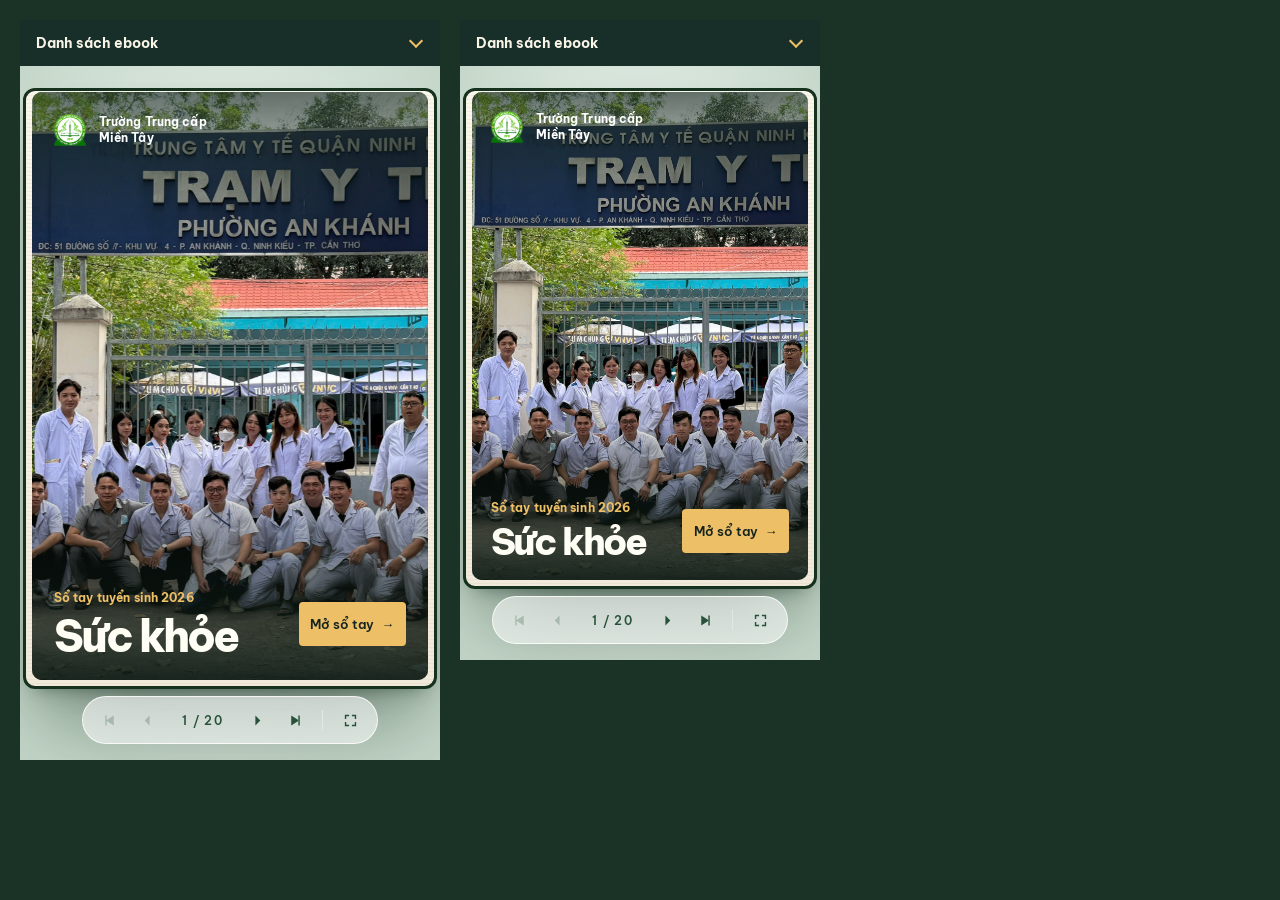
<file: .test/sk-frame.html>
<!DOCTYPE html>
<html lang="vi"><head><meta charset="utf-8">
<style>html,body{margin:0;background:#1b3326;display:flex;gap:20px;padding:10px;font-family:sans-serif}
iframe{border:0;background:#fff}</style></head>
<body>
<iframe id="m" src="../suc-khoe/index.html" width="420" height="740"></iframe>
<iframe id="t" src="../suc-khoe/index.html" width="360" height="640"></iframe>
<script>
  window.rAF = function (win) { win.requestAnimationFrame = function (cb) { return setTimeout(function () { cb(performance.now()); }, 8); }; };
  ['m', 't'].forEach(function (id) {
    var f = document.getElementById(id);
    f.addEventListener('load', function () { try { window.rAF(f.contentWindow); } catch (e) { console.log('patch err ' + e.message); } });
  });
  window.ready = Promise.all(['m', 't'].map(function (id) {
    return new Promise(function (res) { var f = document.getElementById(id); if (f.contentDocument && f.contentDocument.readyState === 'complete') res(f); else f.addEventListener('load', function () { res(f); }); });
  }));
</script>
</body></html>
</file>
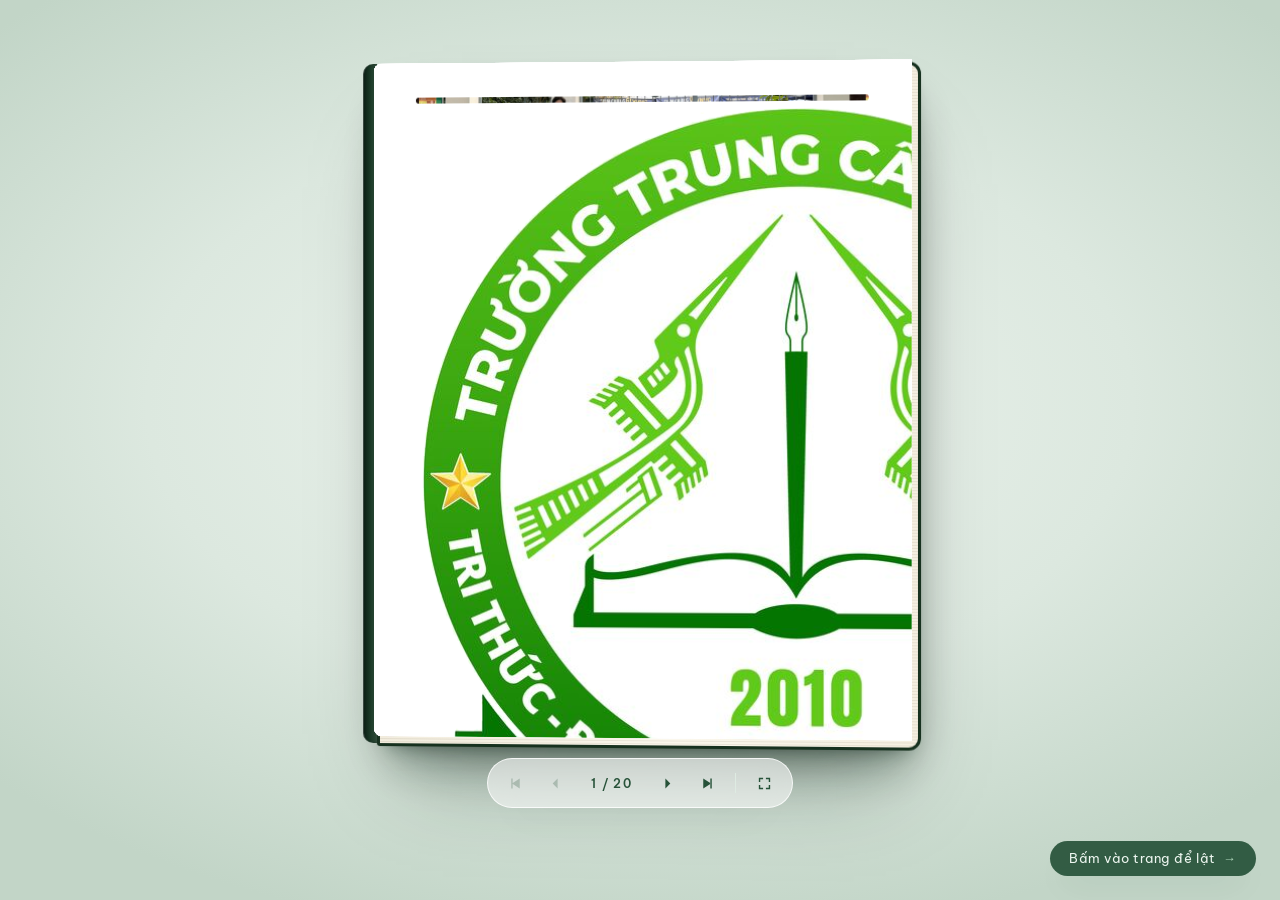
<file: suc-khoe/.tmp-lay.html>
<!DOCTYPE html>
<html lang="vi">
<head>
  <meta charset="UTF-8" />
  <meta name="viewport" content="width=device-width, initial-scale=1.0" />
  <title>Sổ tay ngành Sức khỏe 2026 — Trường Trung cấp Miền Tây (MTPC)</title>
  <meta name="description" content="Sổ tay riêng cho khối ngành sức khỏe của Trường Trung cấp Miền Tây: Y sĩ đa khoa, Dược sĩ, Điều dưỡng, Răng hàm mặt, chứng chỉ chuyển đổi Điều dưỡng, Xoa bóp bấm huyệt – VLTL." />
  <link rel="icon" type="image/png" href="images/logo-mtpc.png?v=1" />
  <link rel="preconnect" href="https://fonts.googleapis.com" />
  <link rel="preconnect" href="https://fonts.gstatic.com" crossorigin />
  <link href="https://fonts.googleapis.com/css2?family=Be+Vietnam+Pro:ital,wght@0,300;0,400;0,500;0,600;0,700;1,400&family=Cormorant+Garamond:ital,wght@0,500;0,600;0,700;1,500;1,600&display=swap" rel="stylesheet" />
  <link rel="stylesheet" href="css/style.css?v=2.72" />
  <link rel="stylesheet" href="css/suc-khoe.css?v=2.12" />
</head>
<body>

  <main class="stage">
    <div class="book" id="book" aria-label="Sổ tay ngành Sức khỏe của Trường Trung cấp Miền Tây">

      <!-- ============ SHEET 1 : Bìa + Lời ngỏ ============ -->
      <section class="sheet">
        <!-- P1 · BÌA -->
        <article class="face front page skcover">
          <figure class="ph" data-img="images/y-si.jpg"></figure>
          <div class="skcv">
            <div class="skcv-head">
              <img src="images/logo-mtpc.png?v=1" alt="Logo Trường Trung Cấp Miền Tây" />
              <div>
                <b>Trường Trung cấp Miền Tây</b>
                <span>Cần Thơ · Đồng bằng sông Cửu Long</span>
              </div>
              <span class="skcv-year">Ấn bản 2026</span>
            </div>

            <div class="skcv-body">
              <span class="skcv-flag">
                <svg viewBox="0 0 24 24" fill="none" stroke="currentColor" stroke-width="2" stroke-linecap="round" aria-hidden="true"><path d="M12 5v14M5 12h14"/></svg>
                Khối ngành Sức khỏe
              </span>
              <p class="skcv-pre">Sổ tay ngành</p>
              <h1 class="skcv-title">SỨC KHỎE</h1>
              <p class="skcv-sub">Sáu chương trình: Y sĩ đa khoa · Dược sĩ · Điều dưỡng · Răng hàm mặt · Chuyển đổi Điều dưỡng · Xoa bóp bấm huyệt – VLTL.</p>
            </div>

            <div class="skcv-foot">
              <div class="skcv-list">
                <span>Trung cấp</span><span>Sơ cấp</span><span>Chứng chỉ</span>
              </div>
              <div class="skcv-hotline">
                <span>Tư vấn tuyển sinh</span>
                <b>0934 790 790</b>
              </div>
            </div>
          </div>
        </article>

        <!-- P2 · LỜI NGỎ -->
        <article class="face back page skpg">
          <div class="page-inner sk">
            <header class="sk-top"><span>Sổ tay Sức khỏe</span><span>Lời ngỏ</span></header>

            <figure class="ph sk-shot hero frame-line" data-img="images/dieu-duong.jpg">
              <figcaption class="ph-cap">Thực hành kỹ năng chăm sóc người bệnh</figcaption>
            </figure>

            <p class="sk-kick">Vì sao chọn nghề chăm sóc</p>
            <h1 class="sk-h1">Mỗi ngày đi làm<em>là một ngày có ích</em></h1>
            <p class="sk-lead">Chăm sóc sức khỏe là nghề mà kết quả lao động nằm ở người khác: <b>một lời động viên, một thao tác kỹ thuật đúng, một liều thuốc được tư vấn cẩn thận</b> đều trực tiếp tác động đến sức khỏe và niềm tin của người bệnh.</p>

            <div class="sk-spec">
              <div><span>Chương trình</span><b>03 trung cấp</b></div>
              <div><span>Song song</span><b>03 sơ cấp</b></div>
              <div><span>Lịch học</span><b>6h – 22h</b></div>
            </div>

            <p class="sk-lead">Sổ tay này tổng hợp <b>sáu chương trình sức khỏe</b> của nhà trường để bạn so sánh, chọn đúng hướng đi và biết rõ mình sẽ học gì, làm gì sau khi tốt nghiệp.</p>

            <footer class="sk-bot"><span>Trường Trung cấp Miền Tây</span><i>— 02</i></footer>
          </div>
        </article>
      </section>

      <!-- ============ SHEET 2 : Danh mục + Y sĩ ============ -->
      <section class="sheet">
        <!-- P3 · SÁU CHƯƠNG TRÌNH -->
        <article class="face front page skpg">
          <div class="page-inner sk">
            <header class="sk-top"><span>Sổ tay Sức khỏe</span><span>Danh mục</span></header>

            <p class="sk-kick">Sáu chương trình</p>
            <h1 class="sk-h1">Chọn hướng<em>phù hợp với bạn</em></h1>
            <p class="sk-lead">Ba chương trình trung cấp và ba chương trình sơ cấp / chứng chỉ — chạm vào từng dòng để mở trang chi tiết.</p>

            <div class="sk-list">
              <a class="sk-item" href="#ysy" data-goto="4">
                <i>01</i>
                <div><h4>Y sĩ đa khoa</h4><p>Trung cấp · Chăm sóc sức khỏe ban đầu, y học cơ sở &amp; lâm sàng</p></div>
                <span>→</span>
              </a>
              <a class="sk-item" href="#duoc" data-goto="5">
                <i>02</i>
                <div><h4>Dược sĩ <em>(Dược)</em></h4><p>Trung cấp · Dược lý, bào chế, quản lý &amp; tư vấn sử dụng thuốc</p></div>
                <span>→</span>
              </a>
              <a class="sk-item" href="#dieuDuong" data-goto="6">
                <i>03</i>
                <div><h4>Điều dưỡng</h4><p>Trung cấp · Chăm sóc người bệnh, phòng bệnh &amp; phục hồi</p></div>
                <span>→</span>
              </a>
              <a class="sk-item" href="#rhm" data-goto="7">
                <i>04</i>
                <div><h4>Răng hàm mặt</h4><p>Sơ cấp · Hỗ trợ nha khoa &amp; chăm sóc sức khỏe răng miệng</p></div>
                <span>→</span>
              </a>
              <a class="sk-item" href="#chuyenDoi" data-goto="8">
                <i>05</i>
                <div><h4>Chứng chỉ chuyển đổi Điều dưỡng</h4><p>Chứng chỉ · Bổ sung kiến thức cho người đã có bằng sức khỏe</p></div>
                <span>→</span>
              </a>
              <a class="sk-item" href="#xoaBop" data-goto="9">
                <i>06</i>
                <div><h4>Xoa bóp bấm huyệt – VLTL</h4><p>Chứng chỉ · Xoa bóp, bấm huyệt &amp; hỗ trợ phục hồi chức năng</p></div>
                <span>→</span>
              </a>
            </div>

            <footer class="sk-bot"><span>Điều kiện &amp; giá trị chứng chỉ theo quy định</span><i>— 03</i></footer>
          </div>
        </article>

        <!-- P4 · Y SĨ ĐA KHOA -->
        <article class="face back page skpg" id="ysy">
          <div class="page-inner sk">
            <header class="sk-top"><span>Sổ tay Sức khỏe</span><span><b>01</b> / 06 chương trình</span></header>

            <figure class="ph sk-shot hero frame-mat" data-img="images/y-si.jpg">
              <figcaption class="ph-cap">Thực hành chăm sóc sức khỏe ban đầu</figcaption>
            </figure>

            <p class="sk-kick">Trình độ trung cấp</p>
            <h1 class="sk-h1">Y sĩ đa khoa</h1>
            <p class="sk-lead">Kiến thức y học cơ sở, y học lâm sàng và kỹ năng chăm sóc sức khỏe ban đầu — <b>nghề của những quyết định đầu tiên</b>.</p>

            <div class="sk-spec">
              <div><span>Thời gian</span><b class="todo">cần cập nhật</b></div>
              <div><span>Hình thức</span><b>Tập trung</b></div>
              <div><span>Văn bằng</span><b>Trung cấp</b></div>
            </div>

            <div class="sk-rows">
              <div class="sk-row"><i>01</i><p><b>Y học cơ sở &amp; lâm sàng</b> — bệnh học, nguyên tắc y đức, nhận định ban đầu.</p></div>
              <div class="sk-row"><i>02</i><p><b>Kỹ thuật thăm khám</b> — sơ cứu và xử trí ban đầu theo quy định.</p></div>
              <div class="sk-row"><i>03</i><p><b>Thực hành tại cơ sở y tế</b> — hỗ trợ chăm sóc sức khỏe cộng đồng.</p></div>
            </div>

            <div class="sk-chips"><span>Trạm y tế</span><span>Phòng khám</span><span>Sức khỏe ban đầu</span></div>

            <footer class="sk-bot"><span>Trường Trung cấp Miền Tây</span><i>— 04</i></footer>
          </div>
        </article>
      </section>

      <!-- ============ SHEET 3 : Dược + Điều dưỡng ============ -->
      <section class="sheet">
        <!-- P5 · DƯỢC SĨ -->
        <article class="face front page skpg" id="duoc">
          <div class="page-inner sk">
            <header class="sk-top"><span>Sổ tay Sức khỏe</span><span><b>02</b> / 06 chương trình</span></header>

            <p class="sk-kick">Trình độ trung cấp</p>
            <h1 class="sk-h1">Dược sĩ</h1>
            <p class="sk-lead">Dược lý, dược lâm sàng, bào chế, kiểm nghiệm và quản lý thuốc — <b>nghề của sự chính xác</b>.</p>

            <figure class="ph sk-shot hero frame-line warm" data-img="images/duoc.jpg">
              <figcaption class="ph-cap">Thực hành dược lý &amp; bào chế</figcaption>
            </figure>

            <div class="sk-spec">
                <div><span>Thời gian</span><b class="todo">cần cập nhật</b></div>
                <div><span>Hình thức</span><b>Tập trung</b></div>
                <div><span>Văn bằng</span><b>Trung cấp</b></div>
              </div>

              <div class="sk-rows">
                <div class="sk-row"><i>01</i><p><b>Dược lý &amp; dược lâm sàng</b> — cách dùng thuốc an toàn, hợp lý.</p></div>
                <div class="sk-row"><i>02</i><p><b>Bào chế &amp; kiểm nghiệm</b> — quy trình và tiêu chuẩn chất lượng thuốc.</p></div>
                <div class="sk-row"><i>03</i><p><b>Bảo quản &amp; quản lý dược</b> — sắp xếp, bảo quản theo chuẩn, đạo đức hành nghề.</p></div>
              </div>

              <div class="sk-chips"><span>Nhà thuốc GPP</span><span>Cơ sở y tế</span><span>Phân phối dược</span></div>

            <footer class="sk-bot"><span>Trường Trung cấp Miền Tây</span><i>— 05</i></footer>
          </div>
        </article>

        <!-- P6 · ĐIỀU DƯỠNG -->
        <article class="face back page skpg" id="dieuDuong">
          <div class="page-inner sk">
            <header class="sk-top"><span>Sổ tay Sức khỏe</span><span><b>03</b> / 06 chương trình</span></header>

            <figure class="ph sk-shot hero frame-line" data-img="images/dieu-duong.jpg">
              <figcaption class="ph-cap">Thực tập tại bệnh viện &amp; cơ sở y tế</figcaption>
            </figure>

            <p class="sk-kick">Trình độ trung cấp</p>
            <h1 class="sk-h1">Điều dưỡng</h1>
            <p class="sk-lead">Chăm sóc người bệnh trong cả ba giai đoạn phòng bệnh, điều trị và phục hồi — <b>nghề ở gần người bệnh nhất</b>.</p>

            <div class="sk-spec">
              <div><span>Thời gian</span><b class="todo">cần cập nhật</b></div>
              <div><span>Hình thức</span><b>Tập trung</b></div>
              <div><span>Văn bằng</span><b>Trung cấp</b></div>
            </div>

            <div class="sk-rows">
              <div class="sk-row"><i>01</i><p><b>Quy trình kỹ thuật điều dưỡng</b> — thực hành cơ bản và kỹ năng theo dõi.</p></div>
              <div class="sk-row"><i>02</i><p><b>Chăm sóc &amp; giao tiếp</b> — hỗ trợ người bệnh, phối hợp cùng nhân viên y tế.</p></div>
              <div class="sk-row"><i>03</i><p><b>Y đức &amp; trách nhiệm</b> — thái độ tận tâm trong suốt quá trình học.</p></div>
            </div>

            <div class="sk-chips"><span>Bệnh viện</span><span>Phòng bệnh</span><span>Trung tâm chăm sóc</span></div>

            <footer class="sk-bot"><span>Trường Trung cấp Miền Tây</span><i>— 06</i></footer>
          </div>
        </article>
      </section>

      <!-- ============ SHEET 4 : Răng hàm mặt + Chuyển đổi ============ -->
      <section class="sheet">
        <!-- P7 · RĂNG HÀM MẶT -->
        <article class="face front page skpg" id="rhm">
          <div class="page-inner sk">
            <header class="sk-top"><span>Sổ tay Sức khỏe</span><span><b>04</b> / 06 chương trình</span></header>

            <p class="sk-kick">Sơ cấp · Chứng chỉ</p>
            <h1 class="sk-h1">Răng hàm mặt</h1>
            <p class="sk-lead">Từ giải phẫu vùng răng hàm mặt đến kỹ thuật hỗ trợ điều trị — <b>dành cho người muốn làm trong nha khoa</b>.</p>

            <figure class="ph sk-shot hero frame-mat" data-img="images/rang-ham-mat.jpg">
              <figcaption class="ph-cap">Thực hành hỗ trợ nha khoa</figcaption>
            </figure>

            <div class="sk-spec">
                <div><span>Thời gian</span><b class="todo">cần cập nhật</b></div>
                <div><span>Hình thức</span><b>Thực hành</b></div>
                <div><span>Chứng chỉ</span><b>Sơ cấp</b></div>
              </div>

              <div class="sk-rows">
                <div class="sk-row"><i>01</i><p><b>Giải phẫu – sinh lý</b> vùng răng hàm mặt, nguyên tắc vô khuẩn.</p></div>
                <div class="sk-row"><i>02</i><p><b>Kỹ thuật hỗ trợ nha khoa</b> — chuẩn bị dụng cụ, vật liệu, theo dõi điều trị.</p></div>
                <div class="sk-row"><i>03</i><p><b>Chăm sóc răng miệng</b> — hướng dẫn và tư vấn dự phòng cho người bệnh.</p></div>
              </div>

              <div class="sk-chips"><span>Phòng khám nha khoa</span><span>Chăm sóc dự phòng</span></div>

            <footer class="sk-bot"><span>Trường Trung cấp Miền Tây</span><i>— 07</i></footer>
          </div>
        </article>

        <!-- P8 · CHUYỂN ĐỔI ĐIỀU DƯỠNG -->
        <article class="face back page skpg" id="chuyenDoi">
          <div class="page-inner sk">
            <header class="sk-top"><span>Sổ tay Sức khỏe</span><span><b>05</b> / 06 chương trình</span></header>

            <figure class="ph sk-shot hero frame-mat warm" data-img="images/students.jpg">
              <figcaption class="ph-cap">Bổ sung kỹ năng thực hành điều dưỡng</figcaption>
            </figure>

            <p class="sk-kick">Chứng chỉ chuyển đổi</p>
            <h1 class="sk-h1">Chuyển đổi<em>Điều dưỡng</em></h1>
            <p class="sk-lead">Dành cho người <b>đã tốt nghiệp trung cấp trở lên trong khối sức khỏe</b>.</p>

            <div class="sk-spec">
              <div><span>Đầu vào</span><b>Đã có bằng</b></div>
              <div><span>Hình thức</span><b>Linh hoạt</b></div>
              <div><span>Chứng chỉ</span><b>Theo quy định</b></div>
            </div>

            <div class="sk-rows">
              <div class="sk-row"><i>01</i><p><b>Hệ thống kiến thức</b> điều dưỡng cơ sở và các quy trình kỹ thuật.</p></div>
              <div class="sk-row"><i>02</i><p><b>Thực hành</b> theo dõi, chăm sóc và phối hợp trong nhóm điều trị.</p></div>
              <div class="sk-row"><i>03</i><p><b>Y đức, giao tiếp</b> và an toàn người bệnh theo quy định.</p></div>
            </div>

            <div class="sk-chips"><span>Người đã có bằng</span><span>Học linh hoạt</span><span>Chứng chỉ</span></div>

            <footer class="sk-bot"><span>Điều kiện đầu vào xét theo bằng hiện có</span><i>— 08</i></footer>
          </div>
        </article>
      </section>

      <!-- ============ SHEET 5 : Xoa bóp + So sánh ============ -->
      <section class="sheet">
        <!-- P9 · XOA BÓP BẤM HUYỆT – VLTL -->
        <article class="face front page skpg" id="xoaBop">
          <div class="page-inner sk">
            <header class="sk-top"><span>Sổ tay Sức khỏe</span><span><b>06</b> / 06 chương trình</span></header>

            <p class="sk-kick">Sơ cấp · Chứng chỉ</p>
            <h1 class="sk-h1">Xoa bóp bấm huyệt<em>&amp; Vật lý trị liệu</em></h1>
            <p class="sk-lead">Xoa bóp, bấm huyệt và làm quen <b>thiết bị vật lý trị liệu</b>.</p>

            <figure class="ph sk-shot hero frame-line warm" data-img="images/xoa-bop.jpg">
              <figcaption class="ph-cap">Thực hành kỹ thuật xoa bóp – bấm huyệt</figcaption>
            </figure>

            <div class="sk-spec">
                <div><span>Thời gian</span><b class="todo">cần cập nhật</b></div>
                <div><span>Hình thức</span><b>Thực hành</b></div>
                <div><span>Chứng chỉ</span><b>Sơ cấp</b></div>
              </div>

              <div class="sk-rows">
                <div class="sk-row"><i>01</i><p><b>An toàn &amp; chỉ định</b> — nguyên tắc trước khi xoa bóp, bấm huyệt.</p></div>
                <div class="sk-row"><i>02</i><p><b>Kỹ thuật cơ bản</b> — thực hành trên từng vùng cơ thể.</p></div>
                <div class="sk-row"><i>03</i><p><b>Thiết bị vật lý trị liệu</b> — quy trình hỗ trợ phục hồi chức năng.</p></div>
              </div>

              <div class="sk-chips"><span>Phục hồi chức năng</span><span>Chăm sóc sức khỏe</span></div>

            <footer class="sk-bot"><span>Trường Trung cấp Miền Tây</span><i>— 09</i></footer>
          </div>
        </article>

        <!-- P10 · SO SÁNH BA NGÀNH -->
        <article class="face back page skpg">
          <div class="page-inner sk">
            <header class="sk-top"><span>Sổ tay Sức khỏe</span><span>Chọn ngành</span></header>

            <p class="sk-kick">Ba trình độ trung cấp</p>
            <h1 class="sk-h1">Ba ngành<em>ba thế mạnh</em></h1>
            <p class="sk-lead">Cùng nền tảng sức khỏe, khác nhau ở trọng tâm đào tạo và nơi làm việc.</p>

            <table class="sk-tbl">
              <thead>
                <tr><th></th><th class="hl">Y sĩ</th><th>Dược sĩ</th><th>Điều dưỡng</th></tr>
              </thead>
              <tbody>
                <tr><th>Trọng tâm</th><td>Y học cơ sở &amp; lâm sàng</td><td>Dược lý, bào chế</td><td>Quy trình chăm sóc</td></tr>
                <tr><th>Kỹ năng</th><td>Thăm khám, sơ cứu</td><td>Bảo quản, tư vấn thuốc</td><td>Kỹ thuật điều dưỡng</td></tr>
                <tr><th>Làm ở</th><td>Trạm y tế, phòng khám</td><td>Nhà thuốc GPP</td><td>Bệnh viện, phòng bệnh</td></tr>
                <tr><th>Học lên</th><td colspan="3" class="span">Liên thông cao đẳng, đại học theo quy định — tư vấn cùng ĐH Trà Vinh, ĐH Y Dược Cần Thơ</td></tr>
                <tr><th>Thời gian</th><td colspan="3" class="span sk-todo">cần cập nhật thời gian đào tạo từng ngành</td></tr>
              </tbody>
            </table>

            <div class="sk-pick">
              <div><h4>Chọn Y sĩ nếu…</h4><p>Muốn khám, xử trí và theo dõi sức khỏe ban đầu.</p></div>
              <div><h4>Chọn Dược nếu…</h4><p>Thích thuốc, hóa dược và tư vấn dùng thuốc.</p></div>
              <div><h4>Chọn Điều dưỡng nếu…</h4><p>Muốn chăm sóc người bệnh trực tiếp mỗi ngày.</p></div>
            </div>

            <footer class="sk-bot"><span>Bảng mang tính định hướng</span><i>— 10</i></footer>
          </div>
        </article>
      </section>

      <!-- ============ SHEET 6 : Môi trường học + Nghề nghiệp ============ -->
      <section class="sheet">
        <!-- P11 · HỌC BẰNG TAY NGHỀ -->
        <article class="face front page skpg">
          <div class="page-inner sk">
            <header class="sk-top"><span>Sổ tay Sức khỏe</span><span>Môi trường học</span></header>

            <figure class="ph sk-shot hero frame-line warm" data-img="images/cover-2026.jpg">
              <figcaption class="ph-cap">Sinh viên trong khuôn viên trường</figcaption>
            </figure>

            <p class="sk-kick">Lý thuyết gắn thực hành</p>
            <h1 class="sk-h1">Học bằng<em>tay nghề</em></h1>
            <p class="sk-lead">Khối sức khỏe không thể học chỉ bằng lý thuyết. Chương trình tổ chức theo hướng <b>thực hành là trung tâm</b>, gắn với cơ sở y tế.</p>

            <div class="sk-rows">
              <div class="sk-row"><i>01</i><p><b>Phòng thực hành kỹ năng</b> — luyện thao tác trên mô hình trước khi tiếp xúc người bệnh.</p></div>
              <div class="sk-row"><i>02</i><p><b>Thực tập tại cơ sở y tế</b> — làm quen bệnh viện, phòng khám, nhà thuốc.</p></div>
              <div class="sk-row"><i>03</i><p><b>Rèn y đức &amp; giao tiếp</b> — thái độ, trách nhiệm với người bệnh.</p></div>
            </div>

            <div class="sk-hot"><span>Lịch học linh hoạt</span><b>6h – 22h</b></div>

            <footer class="sk-bot"><span>Tất cả các ngày trong tuần</span><i>— 11</i></footer>
          </div>
        </article>

        <!-- P12 · LỘ TRÌNH NGHỀ NGHIỆP -->
        <article class="face back page skpg">
          <div class="page-inner sk">
            <header class="sk-top"><span>Sổ tay Sức khỏe</span><span>Sau tốt nghiệp</span></header>

            <p class="sk-kick">Sáu hướng làm việc</p>
            <h1 class="sk-h1">Ra trường<em>làm ở đâu?</em></h1>

            <figure class="ph sk-shot hero frame-mat" data-img="images/chuyen-doi-dieu-duong.jpg">
              <figcaption class="ph-cap">Người học thực tập tại cơ sở y tế</figcaption>
            </figure>

            <div class="sk-jobs">
              <div class="sk-job"><i>01</i><div><h4>Trạm y tế tuyến xã</h4><p>Chăm sóc sức khỏe ban đầu, phòng bệnh cộng đồng.</p></div></div>
              <div class="sk-job"><i>02</i><div><h4>Phòng khám tư nhân</h4><p>Hỗ trợ thăm khám và theo dõi người bệnh.</p></div></div>
              <div class="sk-job"><i>03</i><div><h4>Bệnh viện &amp; phòng bệnh</h4><p>Thực hiện quy trình chăm sóc theo phân công.</p></div></div>
              <div class="sk-job"><i>04</i><div><h4>Nhà thuốc GPP</h4><p>Bảo quản dược phẩm, tư vấn sử dụng thuốc.</p></div></div>
              <div class="sk-job"><i>05</i><div><h4>Cơ sở phục hồi chức năng</h4><p>Xoa bóp, bấm huyệt, vật lý trị liệu.</p></div></div>
              <div class="sk-job"><i>06</i><div><h4>Trung tâm chăm sóc</h4><p>Dưỡng sinh, nha khoa cơ bản, chăm sóc sức khỏe.</p></div></div>
            </div>

            <footer class="sk-bot"><span>Vị trí phụ thuộc trình độ &amp; chứng chỉ</span><i>— 12</i></footer>
          </div>
        </article>
      </section>

      <!-- ============ SHEET 7 : Tuyển sinh + Học phí ============ -->
      <section class="sheet">
        <!-- P13 · ĐIỀU KIỆN & HỒ SƠ -->
        <article class="face front page skpg">
          <div class="page-inner sk">
            <header class="sk-top"><span>Sổ tay Sức khỏe</span><span>Tuyển sinh</span></header>

            <p class="sk-kick">Ai có thể đăng ký</p>
            <h1 class="sk-h1">Điều kiện<em>&amp; hồ sơ</em></h1>
              <p class="sk-lead">Điều kiện đầu vào khác nhau theo chương trình; phòng tuyển sinh kiểm tra và hướng dẫn từng trường hợp cụ thể.</p>

              <div class="sk-pick two">
              <div><h4>Học sinh THCS, THPT</h4><p>Chọn nghề sớm, rèn kỹ năng thực hành từ đầu.</p></div>
              <div><h4>Người đi làm</h4><p>Học buổi tối, ngày nghỉ — không phải nghỉ việc.</p></div>
              <div><h4>Người có bằng ngành khác</h4><p>Học chứng chỉ chuyển đổi, xét theo bằng hiện có.</p></div>
              <div><h4>Bộ đội, công an xuất ngũ</h4><p>Hỗ trợ hồ sơ theo chính sách hiện hành.</p></div>
            </div>

            <div class="sk-rows">
              <div class="sk-row"><i>01</i><p><b>Đơn đăng ký</b> theo mẫu của nhà trường.</p></div>
              <div class="sk-row"><i>02</i><p><b>Bằng &amp; học bạ</b> (bản sao), giấy khai sinh.</p></div>
              <div class="sk-row"><i>03</i><p><b>Ảnh thẻ</b> và các giấy tờ ưu tiên (nếu có).</p></div>
            </div>

            <p class="sk-note">Điều kiện chính thức từng ngành: <span class="sk-todo">cần cập nhật theo quy định tuyển sinh</span>.</p>

            <footer class="sk-bot"><span>Hồ sơ nộp tại văn phòng tuyển sinh</span><i>— 13</i></footer>
          </div>
        </article>

        <!-- P14 · HỌC PHÍ & HỖ TRỢ -->
        <article class="face back page skpg">
          <div class="page-inner sk">
            <header class="sk-top"><span>Sổ tay Sức khỏe</span><span>Học phí</span></header>

            <p class="sk-kick">Minh bạch trước khi nộp</p>
            <h1 class="sk-h1">Học phí<em>&amp; chính sách hỗ trợ</em></h1>
            <p class="sk-lead">Học phí công bố theo từng chương trình và năm tuyển sinh, tư vấn rõ trước khi người học đăng ký.</p>

            <div class="sk-pick two">
              <div><h4>Học phí</h4><p>Thu theo chương trình, không phát sinh ngoài thông báo.</p></div>
              <div><h4>Đóng nhiều đợt</h4><p>Chia theo kỳ học để giảm áp lực tài chính.</p></div>
              <div><h4>Chính sách ưu đãi</h4><p>Theo quy định cho đối tượng chính sách, hộ nghèo, dân tộc thiểu số.</p></div>
              <div><h4>Tư vấn trước khi nộp</h4><p>Gọi hotline để được giải thích từng khoản và lộ trình học.</p></div>
            </div>

            <div class="sk-rows">
              <div class="sk-row"><i>01</i><p><b>Không tự ý thu thêm</b> — mọi khoản thu đều có thông báo, biên lai.</p></div>
              <div class="sk-row"><i>02</i><p><b>Hỗ trợ người ở xa</b> — tư vấn chỗ ở, đi lại khi nhập học.</p></div>
              <div class="sk-row"><i>03</i><p><b>Giới thiệu thực tập – việc làm</b> tại bệnh viện, nhà thuốc, cơ sở y tế.</p></div>
            </div>

            <p class="sk-note">Mức học phí chính thức: <span class="sk-todo">phòng tuyển sinh cung cấp</span>.</p>

            <footer class="sk-bot"><span>Trường Trung cấp Miền Tây</span><i>— 14</i></footer>
          </div>
        </article>
      </section>

      <!-- ============ SHEET 8 : Liên thông + Cảm nhận ============ -->
      <section class="sheet">
        <!-- P15 · HỌC LÊN -->
        <article class="face front page skpg">
          <div class="page-inner sk">
            <header class="sk-top"><span>Sổ tay Sức khỏe</span><span>Học lên</span></header>

            <p class="sk-kick">Lộ trình dài hơi</p>
            <h1 class="sk-h1">Trung cấp<em>chưa phải điểm dừng</em></h1>
              <p class="sk-lead">Trung cấp là điểm khởi đầu. Người học có thể tiếp tục lên <b>cao đẳng, đại học</b> theo quy định liên thông.</p>

              <figure class="ph sk-shot hero frame-mat warm" data-img="images/contact.jpg">
                <figcaption class="ph-cap">Ký kết liên thông với Trường Cao đẳng Nghề Cần Thơ</figcaption>
              </figure>

              <div class="sk-rows">
              <div class="sk-row"><i>01</i><p><b>Hoàn thành trung cấp</b> — nhận bằng và chứng chỉ hành nghề theo quy định.</p></div>
              <div class="sk-row"><i>02</i><p><b>Đi làm tích lũy kinh nghiệm</b> — vừa làm vừa học để ổn định thu nhập.</p></div>
              <div class="sk-row"><i>03</i><p><b>Liên thông cao đẳng / đại học</b> — theo quy định tuyển sinh của trường đào tạo.</p></div>
              <div class="sk-row"><i>04</i><p><b>Học thêm chứng chỉ chuyên môn</b> — mở rộng phạm vi hành nghề phù hợp.</p></div>
            </div>

            <div class="sk-chips"><span>ĐH Trà Vinh</span><span>ĐH Y Dược Cần Thơ</span><span>CĐ Nghề Cần Thơ</span></div>

            <p class="sk-note">Điều kiện liên thông thay đổi theo quy định từng năm — nhà trường tư vấn trường hợp cụ thể.</p>

            <footer class="sk-bot"><span>Trường Trung cấp Miền Tây</span><i>— 15</i></footer>
          </div>
        </article>

        <!-- P16 · CẢM NHẬN NGƯỜI HỌC -->
        <article class="face back page skpg">
          <div class="page-inner sk">
            <header class="sk-top"><span>Sổ tay Sức khỏe</span><span>Chia sẻ</span></header>

            <p class="sk-kick">Người học nói gì</p>
            <h1 class="sk-h1">Học ở đây<em>khác gì?</em></h1>

            <figure class="ph sk-shot hero frame-mat" data-img="images/students.jpg">
              <figcaption class="ph-cap">Thực hành &amp; hoạt động của người học</figcaption>
            </figure>

            <div class="sk-quotes">
                <blockquote class="sk-quote">
                  <p>Học điều dưỡng ở đây mình được thực hành nhiều, đi bệnh viện sớm nên ra trường không bỡ ngỡ. Thầy cô sửa từng thao tác nhỏ.</p>
                  <cite><span class="sk-todo">tên · ngành · năm tốt nghiệp</span></cite>
                </blockquote>
                <blockquote class="sk-quote">
                  <p>Mình vừa làm vừa học lớp buổi tối. Lịch linh hoạt giúp mình không phải nghỉ việc mà vẫn theo được bài.</p>
                  <cite><span class="sk-todo">tên · ngành · năm tốt nghiệp</span></cite>
              </blockquote>
            </div>

            <p class="sk-note">Nội dung cảm nhận cần lấy từ người học thật (kèm ảnh nếu có) trước khi phát hành.</p>

            <footer class="sk-bot"><span>Trường Trung cấp Miền Tây</span><i>— 16</i></footer>
          </div>
        </article>
      </section>

      <!-- ============ SHEET 9 : Hỏi đáp + Đối tác ============ -->
      <section class="sheet">
        <!-- P17 · HỎI & ĐÁP -->
        <article class="face front page skpg">
          <div class="page-inner sk">
            <header class="sk-top"><span>Sổ tay Sức khỏe</span><span>Hỏi &amp; đáp</span></header>

            <p class="sk-kick">Sáu câu hỏi thường gặp</p>
            <h1 class="sk-h1">Câu hỏi<em>thường gặp</em></h1>

            <dl class="sk-faq">
              <div><dt>Chưa học xong THPT có học được không?</dt><dd>Tùy chương trình: một số ngành tuyển tốt nghiệp THCS, số khác yêu cầu THPT.</dd></div>
              <div><dt>Học bao lâu thì ra trường?</dt><dd>Khác nhau theo ngành và trình độ. <span class="sk-todo">cập nhật số liệu</span></dd></div>
              <div><dt>Vừa làm vừa học được không?</dt><dd>Được — lịch học 6h–22h, tất cả các ngày trong tuần.</dd></div>
              <div><dt>Ra trường có xin được việc?</dt><dd>Nhà trường kết nối bệnh viện, nhà thuốc, cơ sở y tế để giới thiệu việc làm.</dd></div>
              <div><dt>Đã có bằng ngành khác, muốn chuyển sang điều dưỡng?</dt><dd>Học chứng chỉ chuyển đổi Điều dưỡng, điều kiện xét theo bằng hiện có.</dd></div>
              <div><dt>Nộp hồ sơ ở đâu?</dt><dd>Văn phòng tuyển sinh: 130C–130D Nguyễn Văn Cừ nối dài, P. Tân An, Cần Thơ.</dd></div>
            </dl>

            <div class="sk-hot"><span>Chưa thấy câu trả lời?</span><b>0934 790 790</b></div>

            <footer class="sk-bot"><span>Tư vấn trực tiếp mỗi ngày</span><i>— 17</i></footer>
          </div>
        </article>

        <!-- P18 · ĐỐI TÁC & CƠ SỞ THỰC HÀNH -->
        <article class="face back page skpg">
          <div class="page-inner sk">
            <header class="sk-top"><span>Sổ tay Sức khỏe</span><span>Đối tác</span></header>

            <figure class="ph sk-shot hero frame-mat warm" data-img="images/partners.jpg">
              <figcaption class="ph-cap">Hợp tác đào tạo cùng các đơn vị liên kết</figcaption>
            </figure>

            <p class="sk-kick">Hợp tác &amp; liên kết</p>
            <h1 class="sk-h1">Đối tác<em>&amp; cơ sở thực hành</em></h1>

            <div class="sk-rows">
              <div class="sk-row"><i>01</i><p><b>Bệnh viện &amp; cơ sở y tế</b> — môi trường thực tập cho điều dưỡng, y sĩ.</p></div>
              <div class="sk-row"><i>02</i><p><b>Nhà thuốc đạt chuẩn GPP</b> — thực hành dược và tư vấn thuốc.</p></div>
              <div class="sk-row"><i>03</i><p><b>ĐH Trà Vinh · ĐH Y Dược Cần Thơ</b> — liên thông, phối hợp đào tạo.</p></div>
              <div class="sk-row"><i>04</i><p><b>Hợp tác quốc tế</b> — đào tạo sinh viên Campuchia từ 2025.</p></div>
            </div>

            <footer class="sk-bot"><span>MOU ký kết chính thức</span><i>— 18</i></footer>
          </div>
        </article>
      </section>

      <!-- ============ SHEET 10 : Đăng ký + Bìa sau ============ -->
      <section class="sheet">
        <!-- P19 · ĐĂNG KÝ TƯ VẤN -->
        <article class="face front page skpg">
          <div class="page-inner sk">
            <header class="sk-top"><span>Sổ tay Sức khỏe</span><span>Đăng ký</span></header>

            <p class="sk-kick">Tư vấn miễn phí</p>
            <h1 class="sk-h1">Đăng ký<em>nhận tư vấn</em></h1>

            <div class="sk-contact">
              <div class="sk-crow"><span>Địa chỉ</span><span>130C – 130D Nguyễn Văn Cừ nối dài, P. Tân An, TP. Cần Thơ</span></div>
              <div class="sk-crow"><span>Tuyển sinh</span><span class="strong">0934 790 790 · 0292 222 6677</span></div>
              <div class="sk-crow"><span>Website</span><span>https://www.mtpc.edu.vn</span></div>
            </div>

            <form class="register compact" id="regForm" novalidate>
              <h3 class="h-sub">Đăng ký tư vấn khối sức khỏe</h3>
              <div class="form-row">
                <label for="f-name">Họ và tên</label>
                <input id="f-name" name="name" type="text" autocomplete="name" required placeholder="Nguyễn Văn A" />
              </div>
              <div class="form-row">
                <label for="f-phone">Số điện thoại</label>
                <input id="f-phone" name="phone" type="tel" inputmode="tel" autocomplete="tel"
                       required pattern="0[0-9 ]{9,11}" placeholder="09xx xxx xxx" />
              </div>
              <div class="form-row">
                <label for="f-major">Ngành học</label>
                <select id="f-major" name="major">
                  <option>Y sĩ đa khoa</option>
                  <option>Dược sĩ</option>
                  <option>Điều dưỡng</option>
                  <option>Răng hàm mặt</option>
                  <option>Chứng chỉ chuyển đổi Điều dưỡng</option>
                  <option>Xoa bóp bấm huyệt – VLTL</option>
                </select>
              </div>
              <button class="btn" type="submit">Gửi thông tin</button>
              <p class="form-note" id="regMsg" role="status" aria-live="polite"></p>
            </form>

            <footer class="sk-bot"><span>Trường Trung cấp Miền Tây</span><i>— 19</i></footer>
          </div>
        </article>

        <!-- P20 · BÌA SAU -->
        <article class="face back page skback">
          <div class="skback-inner">
            <img src="images/logo-mtpc.png?v=1" alt="Logo Trường Trung Cấp Miền Tây" />
            <h2>Trường Trung cấp<br>Miền Tây</h2>
            <p class="skback-slogan">Tri thức – Đạo đức – Hội nhập – Phát triển</p>
            <span class="skback-rule"></span>
            <div class="skback-contact">
              <p>https://www.mtpc.edu.vn</p>
              <p>0934 790 790 · 0292 222 6677 · 0292 222 5577</p>
              <p>130C – 130D Nguyễn Văn Cừ nối dài, P. Tân An, TP. Cần Thơ</p>
            </div>
            <p class="skback-copy">© 2026 · Sổ tay ngành Sức khỏe</p>
          </div>
        </article>
      </section>

      <!-- Vùng bấm để lật trang -->
      <button class="zone zone-left" aria-label="Trang trước" tabindex="-1"></button>
      <button class="zone zone-right" aria-label="Trang sau" tabindex="-1"></button>
    </div>

    <!-- ===== Thanh công cụ ===== -->
    <div class="toolbar">
      <button class="tb-btn" id="btnFirst" title="Về trang bìa" aria-label="Về trang bìa">
        <svg viewBox="0 0 24 24"><path d="M18 5v14L7 12l11-7zM6 5h2v14H6z"/></svg>
      </button>
      <button class="tb-btn" id="btnPrev" title="Trang trước" aria-label="Trang trước">
        <svg viewBox="0 0 24 24"><path d="M15 5l-7 7 7 7V5z"/></svg>
      </button>
      <span class="tb-indicator" id="indicator">1 / 20</span>
      <button class="tb-btn" id="btnNext" title="Trang sau" aria-label="Trang sau">
        <svg viewBox="0 0 24 24"><path d="M9 5l7 7-7 7V5z"/></svg>
      </button>
      <button class="tb-btn" id="btnLast" title="Đến trang cuối" aria-label="Đến trang cuối">
        <svg viewBox="0 0 24 24"><path d="M6 5v14l11-7L6 5zM16 5h2v14h-2z"/></svg>
      </button>
      <span class="tb-sep"></span>
      <button class="tb-btn" id="btnFs" title="Toàn màn hình" aria-label="Toàn màn hình">
        <svg viewBox="0 0 24 24"><path d="M4 4h6v2H6v4H4V4zm10 0h6v6h-2V6h-4V4zM4 14h2v4h4v2H4v-6zm14 0h2v6h-6v-2h4v-4z"/></svg>
      </button>
    </div>

    <div class="hint" id="hint" hidden>Bấm vào trang để lật <span>→</span></div>
  </main>

  <script src="js/main.js?v=4.2"></script>
  <script>
  (function () {
    window.addEventListener('load', function () {
      setTimeout(function () {
        var out = [];
        document.querySelectorAll('.face').forEach(function (f, idx) {
          var r = f.getBoundingClientRect();
          var page = f.querySelector('.page-inner') || f;
          var pr = page.getBoundingClientRect();
          var maxBottom = 0, ov = 0;
          page.querySelectorAll('h1,h2,h3,h4,p,li,figure,table,form,blockquote,dl,div').forEach(function (k) {
            var kr = k.getBoundingClientRect();
            if (kr.height > 0 && kr.width > 0) {
              if (kr.bottom > maxBottom) maxBottom = kr.bottom;
              if (kr.bottom > r.bottom + 1 || kr.right > r.right + 1) ov++;
            }
          });
          var img = page.querySelector('.sk-shot');
          var ir = img ? img.getBoundingClientRect() : null;
          out.push('F' + idx + ':ov=' + ov + ' sb=' + Math.round(pr.bottom - maxBottom) +
            ' img=' + (ir ? Math.round(ir.width) + 'x' + Math.round(ir.height) : '-'));
        });
        document.title = out.join(' || ');
      }, 1600);
    });
  })();
  </script>
</body>
</html>
</file>
<file: css/style.css>
/* ============================================================
   CATALOGUE — TRƯỜNG TRUNG CẤP MIỀN TÂY (MTPC)
   Phong cách brochure cao cấp: xanh lá pastel (sage & mint dịu) · trắng kem
   ============================================================ */

:root {
  --green-50:  #F3F9F5;
  --green-100: #E3F1E7;
  --green-200: #CDE6D5;
  --green-300: #AED5BA;
  --green-400: #88C19B;
  --green-500: #62A87C;
  --green-600: #4B8E65;
  --green-700: #38704E;
  --green-800: #275239;
  --green-900: #1B3B29;
  --navy:   #1B3526;
  --ink:    #2C3E33;
  --soft:   #4A6053;
  --muted:  #6F897B;
  --hairline: #DEEBE2;
  --sand-100: #F2E9D5;
  --sand-200: #E6D6B4;
  --sand-500: #B9975B;
  --serif: "Cormorant Garamond", "Playfair Display", "Georgia", serif;
  --sans:  "Be Vietnam Pro", "Inter", "Segoe UI", Arial, sans-serif;
  --serif-italic: "Cormorant Garamond", "Playfair Display", serif;
  --shadow-book:
      0 60px 100px -48px rgba(27, 59, 41, .38),
      0 24px 48px -32px rgba(27, 59, 41, .22);
}

* { margin: 0; padding: 0; box-sizing: border-box; }

html, body { height: 100%; }

body {
  font-family: var(--sans);
  color: var(--ink);
  overflow: hidden;
  -webkit-font-smoothing: antialiased;
  text-rendering: optimizeLegibility;
  background:
    radial-gradient(ellipse 70% 60% at 50% 45%, #EDF4EE 0%, #DCE8DF 55%, #C2D5C7 100%);
}

/* ============ Sân khấu & quyển sách ============ */
.stage {
  height: 100vh;
  height: 100dvh;
  display: flex; flex-direction: column; align-items: center; justify-content: center;
  gap: 22px;
  padding: 64px 16px 92px;
}

.book {
  position: relative;
  width: min(1180px, 95vw, calc((100vh - 200px) * 1.52));
  width: min(1180px, 95vw, calc((100dvh - 200px) * 1.52));
  aspect-ratio: 1.52;
  container-type: inline-size;
  transform: translate3d(0, 0, 0);
  transition: transform .42s cubic-bezier(.22, .72, .2, 1);
  will-change: transform;
  /* Chiều sâu 3D thật cho các tờ giấy khi lật */
  perspective: 5200px;
  perspective-origin: 50% 45%;
  --flip-ease: cubic-bezier(.5, .05, .2, 1);
  --flip-time: .65s;
}

/* Đế sách — block giấy xếp lớp, bóng đổ mềm */
.book::before {
  content: "";
  position: absolute;
  top: -4px; right: -9px; bottom: -9px; left: -9px;
  background:
    repeating-linear-gradient(180deg, rgba(93, 80, 54, .055) 0 1px, rgba(93, 80, 54, 0) 1px 4px),
    linear-gradient(180deg, #FAF6EA 0%, #F1EADA 100%);
  border: 3px solid #17311F;
  border-radius: 12px;
  box-shadow:
    0 1px 0 rgba(255, 255, 255, .45) inset,
    0 10px 18px -12px rgba(12, 32, 20, .5),
    0 32px 60px -26px rgba(16, 40, 25, .42),
    0 60px 100px -40px rgba(16, 40, 25, .4);
  z-index: 0;
  transition: top .45s ease, right .45s ease, bottom .45s ease, left .45s ease,
              border-radius .45s ease, box-shadow .45s ease;
}

/* Khi mở bìa: nền sách mở rộng ngay, không chạy layout animation
   nặng mỗi khung hình — giữ cú lật bìa mượt. */
.book.opening { transition-duration: .3s; }
.book.opening::before { transition: none; }

/* Trạng thái sách đóng: bìa đặt giữa, gáy + block giấy bên phải */
.book.at-start {
  transform: translateX(-25%) perspective(2800px) rotateY(-4deg);
}
.book.at-start::before {
  top: 2px; right: -9px; bottom: -10px; left: calc(50% + 3px);
  background:
    repeating-linear-gradient(180deg, rgba(93, 80, 54, .1) 0 1px, rgba(93, 80, 54, 0) 1px 3px),
    linear-gradient(90deg, #F2ECDD 0%, #FBF7EC 55%, #F5EFE1 100%);
  border-radius: 3px 12px 12px 3px;
  box-shadow:
    0 1px 0 rgba(255, 255, 255, .45) inset,
    -1px 0 0 rgba(27, 59, 41, .1),
    0 10px 18px -12px rgba(12, 32, 20, .5),
    0 26px 45px -16px rgba(12, 32, 20, .48),
    0 55px 90px -34px rgba(12, 32, 20, .38);
}
.book.at-start::after {
  content: "";
  position: absolute;
  top: 0; bottom: -7px; left: 50%;
  width: 14px;
  transform: translateX(-11px);
  border-radius: 10px 0 0 10px;
  background: linear-gradient(90deg, #0B1C13 0%, #163322 42%, #2A4A36 80%, #3D6049 100%);
  box-shadow:
    inset 1px 0 0 rgba(255, 255, 255, .18),
    inset -2px 0 6px -2px rgba(0, 0, 0, .45),
    0 16px 28px -12px rgba(8, 22, 14, .55);
  z-index: 1;
}
.book.at-start .cover {
  border-radius: 5px 11px 11px 5px;
  box-shadow:
    0 22px 40px -22px rgba(8, 22, 14, .55),
    -2px 0 10px -4px rgba(8, 22, 14, .35);
  transition: border-radius .6s ease, box-shadow .6s ease;
}

/* Trạng thái sách đóng ở bìa sau */
.book.at-end {
  transform: translateX(25%) perspective(2800px) rotateY(4deg);
}
.book.at-end::before {
  top: 2px; right: calc(50% + 3px); bottom: -10px; left: -9px;
  background:
    repeating-linear-gradient(180deg, rgba(93, 80, 54, .1) 0 1px, rgba(93, 80, 54, 0) 1px 3px),
    linear-gradient(270deg, #F2ECDD 0%, #FBF7EC 55%, #F5EFE1 100%);
  border-radius: 12px 3px 3px 12px;
  box-shadow:
    0 1px 0 rgba(255, 255, 255, .45) inset,
    1px 0 0 rgba(27, 59, 41, .1),
    0 10px 18px -12px rgba(12, 32, 20, .5),
    0 26px 45px -16px rgba(12, 32, 20, .48),
    0 55px 90px -34px rgba(12, 32, 20, .38);
}
.book.at-end::after {
  content: "";
  position: absolute;
  top: 0; bottom: -7px; right: 50%; left: auto;
  width: 14px;
  transform: translateX(11px);
  border-radius: 0 10px 10px 0;
  background: linear-gradient(270deg, #0B1C13 0%, #163322 42%, #2A4A36 80%, #3D6049 100%);
  box-shadow:
    inset -1px 0 0 rgba(255, 255, 255, .18),
    inset 2px 0 6px -2px rgba(0, 0, 0, .45),
    0 16px 28px -12px rgba(8, 22, 14, .55);
  z-index: 1;
}
.book.at-end .backcover {
  border-radius: 11px 5px 5px 11px;
  box-shadow:
    0 22px 40px -22px rgba(8, 22, 14, .55),
    2px 0 10px -4px rgba(8, 22, 14, .35);
  transition: border-radius .6s ease, box-shadow .6s ease;
}

/* ============ Tờ giấy ============ */
.sheet {
  position: absolute; top: 0; left: 50%;
  width: 50%; height: 100%;
  transform-origin: left center;
  transform-style: preserve-3d;
  transition: transform var(--flip-time, .9s) var(--flip-ease, cubic-bezier(.5, .05, .2, 1));
  will-change: transform;
}
.sheet.flipped { transform: rotateY(-180deg); }
.sheet.no-anim { transition: none !important; }

.face {
  position: absolute !important; inset: 0;
  backface-visibility: hidden;
  -webkit-backface-visibility: hidden;
  background: #FFFFFF;
  overflow: hidden;
  display: flex; flex-direction: column;
}
.face.back { transform: rotateY(180deg); }

/* Hai trang gặp nhau tại gáy, không phủ bóng tối lên rãnh gáy:
   tránh vệt xám/đen ở giữa spread và giữ cho trang liền mạch. */
.face.front { border-radius: 8px 0 0 8px; }
.face.back  { border-radius: 0 8px 8px 0; }

/* Họa tiết góc trang mỹ thuật nét mảnh (Fine-line Corner Ornament) — sang trọng, không màu mè */
.face:not(.cover):not(.backcover):not(.closing)::before {
  content: "";
  position: absolute;
  width: 28px; height: 28px;
  pointer-events: none;
  z-index: 1;
}
.face.front:not(.cover):not(.backcover):not(.closing)::before,
.face.back:not(.cover):not(.backcover):not(.closing)::before {
  content: none;
}

/* Con dấu chìm trang trọng (Academic Seal Watermark) trên các trang tiêu điểm */
.face.has-seal .page-inner::before {
  content: "";
  position: absolute;
  top: 50%; left: 50%;
  transform: translate(-50%, -50%);
  width: 220px; height: 220px;
  background-image: url("../images/logo-mtpc.png");
  background-size: contain;
  background-repeat: no-repeat;
  background-position: center;
  opacity: .04;
  pointer-events: none;
  z-index: 0;
  border-radius: 50%;
}

/* ============ Bố cục trang ============ */
.page {
  padding: 2.6em 3.2em 2.3em;
  /* Bỏ sàn px: sách giữ tỉ lệ khung cố định, chữ phải co THUẦN theo bề rộng
     (cqi) để không tràn khi cửa sổ thấp; sàn px sẽ phá tỉ lệ này. */
  font-size: var(--page-fs, clamp(6.5px, 1.23cqi, 13.4px));
  line-height: 1.6;
  letter-spacing: .011em;
}
.page > * { position: relative; z-index: 2; }

.page-inner {
  position: relative;
}

/* Chạy đầu trang — phong cách tạp chí cao cấp */
.pg-head {
  display: flex; justify-content: space-between; align-items: center;
  font-size: .62em; font-weight: 600; letter-spacing: .28em; text-transform: uppercase;
  color: var(--muted);
  padding-bottom: .9em; margin-bottom: 2em;
  border-bottom: 1px solid var(--hairline);
  position: relative;
}
.pg-head::after {
  content: "";
  position: absolute; left: 0; bottom: -1px;
  width: 2.6em; height: 2px;
  background: var(--green-600);
}
.face.back .pg-head::after {
  left: auto; right: 0;
}

.pg-foot {
  position: absolute; bottom: 1.8em; z-index: 2;
  font-family: var(--sans); font-size: .65em; font-weight: 600;
  letter-spacing: .22em; text-transform: uppercase; color: var(--muted);
}
.pg-foot span::before { content: "— "; color: var(--green-500); }
.face.front .pg-foot { right: 3.4em; }
.face.back  .pg-foot { left: 3.4em; }

/* Sàn cỡ chữ cho các nhãn nhỏ: giữ nhãn lớn hơn .62em một chút để đọc rõ,
   nhưng co theo em (không dùng px cứng) để không phá tỉ lệ khi sách thu nhỏ. */
.c-loc, .cover-year-tag, .cover-meta, .ed-stats span, .tag, .pg-foot, .ed-sub, .ed-photo figcaption {
  font-size: max(var(--fs-label, .62em), 1.02em);
}

/* Kicker — nhãn phân mục thanh lịch, chuẩn mực sư phạm */
.kicker {
  display: inline-flex; align-items: center; gap: .75em;
  font-size: .68em; font-weight: 700; letter-spacing: .24em;
  text-transform: uppercase; color: var(--green-700);
  margin-bottom: .9em;
}
.kicker::before {
  content: "";
  width: 1.8em; height: 2px;
  background: var(--green-500);
  border-radius: 1px;
  flex: 0 0 auto;
}
.kicker.light { color: #A8D5B5; }
.kicker.light::before { background: #A8D5B5; }

.h-serif {
  font-family: var(--serif);
  font-size: 3em; font-weight: 600; line-height: 1.1;
  color: #1F4A35;
  margin-bottom: .5em;
  letter-spacing: .01em;
}
.h-serif.light { color: #fff; }

/* Đề mục con kiểu "Balance" trong template: Inter đậm màu đậm */
.h-sub {
  font-family: var(--sans);
  font-size: .96em; font-weight: 700; color: var(--navy);
  letter-spacing: .015em;
  margin: 1.7em 0 .5em;
}

.lead  { font-size: 1.04em; color: var(--soft); line-height: 1.78; }
.major .lead { font-size: 1em; }
.body-text { font-size: .94em; color: var(--soft); }
.lead strong, .body-text strong { color: var(--navy); font-weight: 600; }

/* Quote — nền tint nhạt, chữ serif nghiêng */
.quote {
  margin-top: auto;
  background: linear-gradient(140deg, var(--green-500), var(--green-600));
  color: #F7FBF8;
  font-family: var(--serif-italic); font-style: italic;
  font-size: 1.02em; line-height: 1.68;
  padding: 1.35em 1.6em;
  border-radius: 16px;
  box-shadow: 0 22px 36px -24px rgba(75, 142, 101, .5);
}
.quote strong { font-style: normal; color: #FFFFFF; font-weight: 600; }
.quote.slim { font-family: var(--sans); font-style: normal; font-size: .88em; margin-top: 1.4em; padding: 1.05em 1.3em; line-height: 1.65; }

/* Key facts — số nghiêng Playfair, dòng kẻ mảnh */
.facts { list-style: none; margin-top: .2em; }
.facts li {
  display: flex; align-items: center; gap: 1.3em;
  padding: .85em 0 .78em;
  border-top: 1px solid var(--hairline);
  font-size: .9em; color: var(--soft);
}
.facts .num {
  font-family: var(--serif-italic); font-style: italic; font-weight: 500;
  font-size: 1.4em;
  color: var(--green-600); min-width: 4.6em; line-height: 1; white-space: nowrap;
}
.facts.slim-facts { margin-top: 1.8em; }

/* Thẻ "Vì sao chọn" — không khung, ảnh nhỏ + chữ */
.why { display: grid; grid-template-columns: 1fr 1fr; gap: 1.5em 1.9em; margin-top: 1.6em; }
.card { display: flex; gap: 1.05em; align-items: flex-start; }
.card .ratio-sq { width: 4.6em; border-radius: 12px; flex: 0 0 auto; box-shadow: 0 14px 22px -16px rgba(27, 59, 41, .28); }
.card h4 { font-size: .93em; color: var(--navy); font-weight: 600; margin-top: .1em; letter-spacing: .01em; }
.card p  { font-size: .82em; color: var(--muted); margin-top: .3em; line-height: 1.6; }

/* Danh sách ngành — danh sách editorial, kẻ mảnh, không hộp */
.major-list { display: grid; margin-top: .4em; }
.major-row {
  display: flex; align-items: center; gap: 1.3em;
  padding: .78em .5em;
  border-bottom: 1px solid var(--hairline);
  text-decoration: none;
  cursor: pointer;
  transition: background .3s ease;
}
.major-row:first-child { border-top: 1px solid var(--hairline); }
.major-row:hover { background: rgba(136, 193, 155, .15); }
.major-no {
  font-family: var(--serif-italic); font-style: italic; font-weight: 500;
  font-size: 1.65em; color: var(--green-500);
  min-width: 1.5em; text-align: center;
}
.major-info { flex: 1; min-width: 0; }
.major-info h4 { font-size: 1em; color: var(--navy); font-weight: 600; letter-spacing: .01em; }
.major-info h4 em { font-style: italic; font-weight: 500; color: var(--green-600); }
.major-info p { font-size: .82em; color: var(--muted); margin-top: .16em; }
.major-row .arrow { color: var(--green-400); font-size: 1.05em; transition: transform .3s ease, color .3s ease; }
.major-row:hover .arrow { transform: translateX(4px); color: var(--green-600); }

/* Chip — nét mảnh, không nền */
.chip {
  display: inline-flex; align-items: center;
  font-size: .7em; font-weight: 500; color: var(--green-700);
  background: var(--green-100);
  border: 1px solid var(--green-200);
  border-radius: 999px;
  padding: .42em 1.15em;
  letter-spacing: .05em;
  white-space: nowrap;
}
.chips { display: flex; flex-wrap: wrap; gap: .55em; margin-top: auto; padding-top: 1em; }

/* Trang ngành học */
.major .ph.ratio-wide {
  margin-bottom: 1.1em; aspect-ratio: 16 / 4.8;
  border-radius: 14px;
  box-shadow: 0 22px 34px -26px rgba(27, 59, 41, .35);
}
.tag {
  display: inline-block; width: fit-content;
  font-size: .6em; font-weight: 600; letter-spacing: .26em; text-transform: uppercase;
  color: var(--green-700);
  background: var(--green-100);
  border: 1px solid var(--green-200);
  padding: .55em 1.4em;
  border-radius: 999px;
  margin-bottom: .8em;
  white-space: nowrap;
}
.tag::before { content: "❧ "; color: var(--green-500); }
.thin { font-family: var(--serif-italic); font-style: italic; font-weight: 500; color: var(--muted); font-size: .55em; }

.cols-2 { display: grid; grid-template-columns: 1fr 1fr; gap: 2.2em; margin-top: .7em; }
.ticks, .dots { list-style: none; }
.ticks li, .dots li { font-size: .88em; padding: .26em 0 .26em 1.4em; position: relative; color: var(--soft); }
.ticks li::before {
  content: ""; position: absolute; left: .1em; top: .82em;
  width: .7em; height: 1px; background: var(--green-600);
}
.dots li::before {
  content: ""; position: absolute; left: .25em; top: .88em;
  width: .4em; height: .4em; border-radius: 50%;
  background: var(--green-500);
}

/* Tuyển sinh — kẻ mảnh, không hộp màu */
.admission { display: grid; grid-template-columns: 1fr 1fr; gap: 1.4em 2em; margin-top: 1.4em; }
.admission-item {
  background: var(--green-50);
  border-radius: 12px;
  padding: 1.2em 1.4em;
  border-top: 2px solid var(--green-400);
}
.admission-item h4 {
  font-size: .93em; color: var(--navy); font-weight: 600;
  margin-bottom: .4em; letter-spacing: .01em;
}
.admission-item p { font-size: .85em; color: var(--soft); line-height: 1.65; }
.admission-item strong { color: var(--green-700); }

/* Thư viện ảnh */
.gallery { display: grid; grid-template-columns: 1fr 1fr; gap: 1.3em; margin-top: 1.4em; }
.gallery .ph { margin: 0; border-radius: 14px; box-shadow: 0 20px 30px -26px rgba(27, 59, 41, .32); }

/* Liên hệ */
.contact { margin-top: .8em; display: grid; gap: 0; }
.contact-row {
  display: grid; grid-template-columns: 9.5em 1fr; gap: 1em; align-items: baseline;
  padding: .62em 0; border-bottom: 1px solid var(--hairline);
  font-size: .88em; color: var(--soft);
}
.contact-row:first-child { border-top: 1px solid var(--hairline); }
.c-label { font-size: .78em; font-weight: 600; letter-spacing: .16em; text-transform: uppercase; color: var(--muted); }
.c-strong { font-weight: 600; color: var(--green-700); font-size: 1.12em; letter-spacing: .02em; }
.contact-row em { font-style: normal; color: var(--muted); font-size: .9em; }

/* Form đăng ký — nền tint rất nhạt */
.register {
  margin-top: 1.1em;
  background: var(--green-100);
  border: 1px solid var(--green-200);
  border-radius: 18px;
  padding: 1.15em 1.5em 1.05em;
}
.register .h-sub { margin-top: 0; font-size: .96em; }
.form-row { display: grid; grid-template-columns: 7.5em 1fr; align-items: center; gap: 1em; margin-bottom: .6em; }
.form-row label { font-size: .8em; font-weight: 500; color: var(--soft); }
.form-row input, .form-row select {
  font-family: var(--sans); font-size: .86em; color: var(--navy);
  background: #fff; border: 1px solid var(--green-200); border-radius: 10px;
  padding: .6em 1em; outline: none;
  transition: border-color .25s, box-shadow .25s;
}
.form-row input::placeholder { color: #9AB9A6; }
.form-row input:focus, .form-row select:focus {
  border-color: var(--green-500);
  box-shadow: 0 0 0 3px rgba(98, 168, 124, .16);
}
.btn {
  display: inline-block; border: 0; cursor: pointer;
  background: var(--green-600); color: #F7FBF8;
  font-family: var(--sans); font-size: .84em; font-weight: 600;
  letter-spacing: .14em; text-transform: uppercase;
  border-radius: 999px; padding: .8em 2.4em;
  box-shadow: 0 16px 28px -16px rgba(27, 59, 41, .45);
  transition: transform .25s, background .25s, box-shadow .25s;
}
.btn:hover { transform: translateY(-1px); background: var(--green-700); box-shadow: 0 20px 32px -16px rgba(27, 59, 41, .5); }
.form-note { font-size: .68em; color: var(--muted); margin-top: .9em; }

/* ============ Trang bìa — Ảnh tràn · ngọc lục bảo ============ */
.cover {
  padding: 0;
  background: #0F261B;
  color: #F6F1E4;
  overflow: hidden;
}

/* Ảnh bìa tràn viền */
.cover .cover-photo {
  position: absolute; inset: 0; z-index: 0;
  margin: 0;
}
.cover-photo img {
  display: block;
  width: 100%; height: 100%;
  object-fit: cover;
  object-position: center 38%;
  transform: scale(1.01);
  transform-origin: center;
  filter: saturate(1.02) contrast(1.03) brightness(.98);
}
.cover-photo::after {
  content: "";
  position: absolute; inset: 0;
  background-color: transparent;
  background-image:
    linear-gradient(180deg, rgba(8, 10, 9, .52) 0%, rgba(8, 10, 9, .18) 14%, rgba(8, 10, 9, 0) 32%),
    linear-gradient(0deg, rgba(7, 10, 8, .94) 0%, rgba(7, 10, 8, .86) 18%, rgba(7, 10, 8, .66) 38%, rgba(7, 10, 8, .40) 54%, rgba(7, 10, 8, .14) 64%, rgba(7, 10, 8, 0) 74%);
}

.cover-inner {
  position: relative; z-index: 2;
  height: 100%;
  display: flex; flex-direction: column;
  justify-content: flex-start;
}

/* Header trên ảnh */
.cover-header {
  display: flex; align-items: center; justify-content: space-between;
  gap: 1.2em;
  padding: 2.2em 2.6em 0;
  border-bottom: 0;
  text-shadow: 0 1px 10px rgba(0, 0, 0, .45);
}
.cover-brand { display: flex; align-items: center; gap: .85em; }
.cover-logo-img {
  width: 3.6em; height: 3.6em;
  object-fit: contain;
  background: transparent;
  border: 0;
  border-radius: 0;
  box-shadow: none;
  filter: drop-shadow(0 3px 8px rgba(0, 0, 0, .42));
  flex-shrink: 0;
}
.cover-brand-text { display: flex; flex-direction: column; gap: 2px; }
.c-school {
  font-size: .66em; font-weight: 600; letter-spacing: .24em; text-transform: uppercase;
  color: #F6F1E4;
}
.c-loc {
  font-size: .54em; font-weight: 400; letter-spacing: .20em; text-transform: uppercase;
  color: rgba(246, 241, 228, .62);
}
.cover-year-tag {
  font-size: .58em; font-weight: 600; letter-spacing: .30em; text-transform: uppercase;
  color: #C9A96A;
  white-space: nowrap;
}

/* Vùng chữ đặt trực tiếp trên ảnh — không dải màu */
.cover-lower {
  margin-top: auto;
  padding: 3.6em 2.6em 1.9em;
  background: none;
  text-shadow: 0 2px 18px rgba(0, 0, 0, .55), 0 1px 3px rgba(0, 0, 0, .45);
}

.cover-main { text-align: left; }
.cover-kicker {
  font-size: .62em; font-weight: 600; letter-spacing: .40em; text-transform: uppercase;
  color: #E2C78E;
  margin: 0 0 .85em;
}
.cover-main-title {
  font-family: var(--serif);
  font-size: clamp(2.6em, 7.2cqi, 6.4em);
  font-weight: 600; line-height: .92;
  letter-spacing: .015em;
  color: #FAF5E6;
  text-shadow: 0 4px 30px rgba(0, 0, 0, .55), 0 1px 4px rgba(0, 0, 0, .4);
  margin: 0 0 .26em;
}
.cover-sub-title {
  font-family: var(--serif-italic); font-style: italic;
  font-size: 1.28em; font-weight: 500;
  letter-spacing: .015em;
  color: rgba(250, 245, 230, .90);
  margin: 0;
}

/* Chân trang bìa */
.cover-footer { width: 100%; margin-top: 2.4em; }
.cover-meta {
  display: flex; justify-content: space-between; align-items: baseline;
  flex-wrap: wrap; gap: .45em 1.2em;
  font-size: .60em; font-weight: 600; letter-spacing: .12em; text-transform: uppercase;
  color: rgba(250, 245, 230, .76);
}
.cover-meta span:last-child { color: #E2C78E; margin-left: auto; }

/* Bìa ở khung hẹp */
@container (max-width: 760px) {
  .cover-header { padding: 1.8em 2.2em 0; }
  .cover-lower { padding: 2.8em 2.2em 1.8em; }
  .cover-meta { letter-spacing: .12em; }
}

/* ============ Trang trong — Ngôn ngữ biên tập ============ */
.page-editorial .page-inner {
  justify-content: flex-start;
  gap: 0;
  padding-top: .4em;
  padding-bottom: 3.2em;
}

.ed-title {
  font-family: var(--serif);
  font-size: 3.4em; font-weight: 600; line-height: 1.0;
  letter-spacing: -.005em;
  color: #14382A;
  margin: 0 0 .55em;
}
.ed-lead {
  font-size: .95em; line-height: 1.8; color: #3E4A41;
  margin: 0 0 1.1em;
}
.ed-lead strong { color: #14382A; font-weight: 600; }
.dropcap {
  float: left;
  font-family: var(--serif); font-weight: 600;
  font-size: 3.05em; line-height: .8;
  color: #14382A;
  padding: .04em .12em 0 0;
}
.ed-photo {
  margin: 0 0 1.1em;
  flex: 1 1 auto;
  min-height: 10em;
  display: flex;
  flex-direction: column;
}
.ed-photo img {
  display: block; width: 100%;
  height: 0; flex: 1 1 auto; min-height: 9em;
  object-fit: cover;
  object-position: center 32%;
  filter: saturate(.95) contrast(1.02);
}
.ed-photo figcaption {
  position: relative;
  margin-top: .6em; padding-left: 1.1em;
  font-family: var(--serif-italic); font-style: italic;
  font-size: .64em; color: #77806F;
}
.ed-photo figcaption::before {
  content: ""; position: absolute; left: 0; top: .62em;
  width: .6em; height: 1px; background: #B9975B;
}
.ed-stats {
  list-style: none;
  display: grid; grid-template-columns: repeat(3, 1fr);
  margin: auto 0 0;
  border-top: 1px solid rgba(20, 56, 42, .22);
  border-bottom: 1px solid rgba(20, 56, 42, .22);
}
.ed-stats li { padding: 1em .8em .95em 0; }
.ed-stats li + li {
  border-left: 1px solid rgba(20, 56, 42, .15);
  padding-left: 1em;
}
.ed-stats b {
  display: block;
  font-family: var(--serif); font-weight: 600;
  font-size: 1.95em; line-height: .9;
  color: #14382A;
  margin-bottom: .4em;
}
.ed-stats span {
  display: block;
  font-size: .55em; font-weight: 600;
  letter-spacing: .1em; line-height: 1.5;
  text-transform: uppercase; color: #6E7A68;
}
.ed-cols {
  display: grid; grid-template-columns: 1fr 1fr;
  gap: 1.4em;
  margin: 0 0 1.1em;
}
.ed-col {
  border-top: 1px solid rgba(20, 56, 42, .22);
  padding-top: .75em;
}
.ed-sub {
  font-size: .58em; font-weight: 700; letter-spacing: .24em;
  text-transform: uppercase; color: #A88546;
  margin: 0 0 .75em;
}
.ed-col p {
  font-size: .86em; line-height: 1.78; color: #3E4A41; margin: 0;
}
.ed-quote {
  margin: auto 0 0;
  padding: .85em 0 .75em;
  font-family: var(--serif-italic); font-style: italic;
  font-size: 1.2em; line-height: 1.4; letter-spacing: .02em;
  text-align: center; color: #14382A;
  border-top: 1px solid rgba(185, 151, 91, .55);
  border-bottom: 1px solid rgba(185, 151, 91, .55);
}
.ed-photo--group img { object-position: center 74%; }

/* ============ Trang lời kết ============ */
.closing {
  padding: 0;
  background:
    radial-gradient(85% 65% at 80% 12%, rgba(174, 213, 186, .18), transparent 55%),
    linear-gradient(205deg, #284E38 0%, var(--green-900) 68%, #162E20 100%);
}
.closing-overlay { position: absolute; inset: 0; z-index: 1; }
.closing .cover-ph { z-index: 0; }
.closing .cover-ph.has-img::after {
  content: ""; position: absolute; inset: 0; z-index: 2;
  background: linear-gradient(200deg, rgba(27, 59, 41, .32) 0%, rgba(27, 59, 41, .78) 100%);
}
.closing-content {
  position: absolute; inset: 0; z-index: 3;
  padding: 3.1em 3.4em;
  display: flex; flex-direction: column; justify-content: flex-end;
}
.closing-content .h-serif { font-size: 3em; }
.closing-text { color: rgba(230, 242, 234, .88); font-size: .96em; font-weight: 300; max-width: 26em; margin-top: 1em; line-height: 1.8; }
.closing-text strong { color: #fff; font-weight: 500; }

/* ============ Bìa sau ============ */
.backcover {
  background:
    radial-gradient(90% 70% at 20% 8%, rgba(174, 213, 186, .16), transparent 55%),
    linear-gradient(160deg, #284E38 0%, var(--green-900) 58%, #162E20 100%);
  align-items: center; justify-content: center;
  text-align: center;
}
.backcover-inner { display: flex; flex-direction: column; align-items: center; gap: 1em; padding: 2em; }
.backcover-logo-img {
  width: 6.2em; height: 6.2em;
  object-fit: contain;
  background: transparent;
  border: 0;
  border-radius: 0;
  box-shadow: none;
  filter: drop-shadow(0 6px 16px rgba(0, 0, 0, .32));
  margin-bottom: .2em;
}
.brand-mark.big {
  width: 4.2em; height: 4.2em; font-size: 1em; letter-spacing: .08em;
  background: rgba(255,255,255,.07);
  border: 1px solid rgba(205, 230, 213, .45);
}
.backcover .h-serif { margin: 0; }
.slogan { color: var(--green-300); font-size: .8em; letter-spacing: .3em; text-transform: uppercase; font-weight: 500; }
.backcover-contact { margin-top: 1.3em; display: grid; gap: .4em; font-size: .78em; font-weight: 300; color: rgba(238, 246, 240, .85); }
.copyright { margin-top: 2.2em; font-size: .64em; letter-spacing: .1em; color: rgba(238, 246, 240, .5); }

/* ============ Placeholder ảnh — phong cách nhiếp ảnh brochure cao cấp ============ */
.ph {
  position: relative;
  background: linear-gradient(145deg, #EEF6F0 0%, #E3EFE6 55%, #D6E7DA 100%);
  border: 3px solid rgba(255, 255, 255, .9);
  border-radius: 14px;
  overflow: hidden;
  background-size: cover;
  background-position: center;
  flex: 0 0 auto;
  display: flex;
  flex-direction: column;
  align-items: center;
  justify-content: center;
  gap: 8px;
  box-shadow: 0 12px 28px -10px rgba(27, 59, 41, .28), 0 0 0 1px rgba(75, 142, 101, .15);
  transition: transform .25s ease, box-shadow .25s ease;
}

/* Icon máy ảnh / nhiếp ảnh thanh lịch ở giữa */
.ph::before {
  content: "";
  width: 28px; height: 28px;
  background-image: url("data:image/svg+xml,%3Csvg xmlns='http://www.w3.org/2000/svg' viewBox='0 0 24 24' fill='none' stroke='%234B8E65' stroke-width='1.8' stroke-linecap='round' stroke-linejoin='round'%3E%3Cpath d='M23 19a2 2 0 0 1-2 2H3a2 2 0 0 1-2-2V8a2 2 0 0 1 2-2h4l2-3h6l2 3h4a2 2 0 0 1 2 2z'/%3E%3Ccircle cx='12' cy='13' r='4'/%3E%3C/svg%3E");
  background-repeat: no-repeat;
  background-position: center;
  background-size: contain;
  opacity: .55;
  transition: opacity .2s ease;
}

/* Nhãn tên file tinh tế dạng thẻ glass pill — chỉ hiện khi có data-label */
.ph[data-label]::after {
  content: attr(data-label);
  display: inline-flex;
  align-items: center;
  padding: 3px 10px;
  border-radius: 999px;
  font-family: var(--sans);
  font-size: 10.5px;
  font-weight: 500;
  color: var(--green-800);
  background: rgba(255, 255, 255, .75);
  backdrop-filter: blur(4px);
  border: 1px solid rgba(255, 255, 255, .85);
  letter-spacing: .02em;
}

/* Khi có ảnh thật: ẩn toàn bộ icon và watermark */
.ph.has-img {
  border-color: transparent;
  box-shadow: 0 14px 28px -16px rgba(27, 59, 41, .32);
}
.ph.has-img::before,
.ph.has-img::after {
  display: none !important;
}

.ph.seamless { background: none; border: 0; box-shadow: none; }
.ph.seamless::before, .ph.seamless::after { display: none !important; }

/* ============ Hệ khung ảnh editorial — 4 kiểu đan xen theo spread ============ */
/* 1) Tấm lót màu lệch sau ảnh — ảnh "nổi" khỏi trang */
.ph.frame-mat { overflow: visible; }
.ph.has-img.frame-mat { box-shadow: 0 12px 24px -16px rgba(27, 59, 41, .3); }
.ph.has-img.frame-mat::before {
  display: block !important;
  content: "";
  position: absolute; inset: 0;
  width: 100%; height: 100%;
  background: var(--green-100);
  border: 1px solid rgba(75, 142, 101, .35);
  border-radius: 16px;
  transform: translate(.8em, .8em);
  z-index: -1;
  opacity: 1;
}
/* Trang trái sách: tấm lót lệch về mép ngoài, đối xứng qua gáy */
.face.back .ph.has-img.frame-mat::before { transform: translate(-.8em, .8em); }

/* 2) Khung hairline thả nổi quanh ảnh */
.ph.frame-line { overflow: visible; }
.ph.has-img.frame-line::after {
  display: block !important;
  content: "";
  position: absolute; inset: -.7em;
  background: none;
  backdrop-filter: none;
  padding: 0;
  border: 1px solid rgba(75, 142, 101, .32);
  border-radius: 16px;
  pointer-events: none;
}

/* Tông ấm xen kẽ — tấm lót & khung màu cát/vàng đồng */
.ph.has-img.frame-mat.warm::before {
  background: var(--sand-100);
  border-color: rgba(185, 151, 91, .42);
}
.ph.has-img.frame-line.warm::after {
  border-color: rgba(185, 151, 91, .45);
}

/* Chú thích in trên ảnh — chân ảnh tạp chí */
.ph .ph-cap {
  position: absolute; left: 0; right: 0; bottom: 0; z-index: 1;
  padding: 2.6em 1.15em .8em;
  background: linear-gradient(to top, rgba(16, 33, 23, .62) 0%, rgba(16, 33, 23, .22) 58%, transparent 100%);
  color: #F5F9F3;
  font-family: var(--serif-italic); font-style: italic;
  font-size: .86em; line-height: 1.35; letter-spacing: .015em;
  border-radius: 0 0 14px 14px;
  pointer-events: none;
}

/* 3) Ảnh dải ngang tràn mép (P13): lề trắng in bên trong ảnh */
.strip-top .ph.banner.has-img::after {
  display: block !important;
  content: "";
  position: absolute; inset: 1.1em;
  background: none;
  backdrop-filter: none;
  padding: 0;
  border: 1px solid rgba(255, 255, 255, .5);
  border-radius: 4px;
  pointer-events: none;
}

/* 4) Cặp ảnh P5 — viền trắng polaroid, nghiêng nhẹ so le */
.why-gallery .ph {
  border: 6px solid #fff;
  box-shadow: 0 16px 28px -16px rgba(27, 59, 41, .45);
}
.why-gallery .ph:first-child { transform: rotate(-1.4deg); }
.why-gallery .ph:last-child  { transform: rotate(1.4deg); }

/* Tỉ lệ ảnh chuẩn (Aspect Ratios) */
.ratio-16-9  { aspect-ratio: 16 / 9; }
.ratio-16-8  { aspect-ratio: 16 / 8; }
.ratio-16-7  { aspect-ratio: 16 / 6.2; }
.ratio-16-6  { aspect-ratio: 16 / 6; }
.ratio-16-5  { aspect-ratio: 16 / 5.2; }
.ratio-4-3   { aspect-ratio: 4 / 3; }
.ratio-sq    { aspect-ratio: 1 / 1; }

.hero-photo {
  width: 100%;
  margin: .55em 0 .75em;
}

/* ============================================================
   BỐ CỤC NỘI DUNG TẠP CHÍ CAO CẤP (EDITORIAL MAGAZINE LAYOUTS)
   ============================================================ */

.page-inner {
  height: 100%;
  display: flex;
  flex-direction: column;
  justify-content: space-between;
  gap: .5em;
}

/* Lưới Tầm nhìn & Sứ mệnh (P3) */
.vision-grid {
  display: grid;
  grid-template-columns: 1fr 1fr;
  gap: 1em;
  margin: .35em 0;
}
.vision-item {
  background: #F7FAF8;
  border: 1px solid rgba(75, 142, 101, .15);
  border-left: 3px solid var(--green-600);
  border-radius: 6px;
  padding: .9em 1.1em;
  box-shadow: 0 2px 8px rgba(27, 59, 41, .04);
}
.vision-item h3 { margin-bottom: .25em; color: var(--navy); }
.vision-item p { font-size: .88em; line-height: 1.58; color: var(--soft); }

/* Lưới điểm mạnh Đào tạo (P4) */
.features-grid {
  display: grid;
  gap: .45em;
  margin: .35em 0;
}
.feature-item {
  display: flex;
  gap: .85em;
  align-items: baseline;
  padding: .55em 0;
  border-bottom: 1px solid var(--hairline);
}
.feature-item:last-child { border-bottom: 0; }
.feat-no {
  font-family: var(--serif);
  font-weight: 600;
  font-size: .92em;
  color: var(--green-700);
  width: 2.2em; height: 2.2em;
  background: #F4FAF6;
  border: 1px solid rgba(75, 142, 101, .28);
  border-radius: 50%;
  display: inline-flex;
  align-items: center;
  justify-content: center;
  flex: 0 0 auto;
}
.feature-item h4 { font-size: .93em; font-weight: 600; color: var(--navy); }
.feature-item p { font-size: .83em; color: var(--muted); margin-top: .15em; line-height: 1.5; }

/* Thư viện ảnh & Lưới lý do chọn (P5) */
.why-gallery {
  display: grid;
  grid-template-columns: 1fr 1fr;
  gap: .85em;
  margin: .45em 0 .65em;
}
.reasons-grid {
  display: grid;
  grid-template-columns: 1fr 1fr;
  gap: .65em 1em;
  margin-top: .2em;
}
.reason-card {
  display: flex;
  gap: .75em;
  align-items: flex-start;
  padding: .75em .9em;
  background: #F7FAF8;
  border: 1px solid rgba(75, 142, 101, .15);
  border-left: 3px solid var(--green-600);
  border-radius: 6px;
  box-shadow: 0 2px 8px rgba(27, 59, 41, .04);
}
.reason-check {
  display: inline-flex;
  align-items: center;
  justify-content: center;
  width: 1.4em; height: 1.4em;
  border-radius: 4px;
  background: var(--green-100);
  color: var(--green-700);
  font-size: .8em;
  font-weight: 700;
  flex: 0 0 auto;
  margin-top: .1em;
}
.reason-card h4 { font-size: .88em; font-weight: 600; color: var(--navy); }
.reason-card p { font-size: .8em; color: var(--soft); margin-top: .15em; line-height: 1.45; }

/* Hộp chương trình học các ngành (P7, P8, P9, P10) */
.curriculum-box {
  background: var(--green-50);
  border: 1px solid var(--green-200);
  border-radius: 12px;
  padding: .85em 1.2em;
  margin: .35em 0;
}
.curriculum-box .h-sub { margin-bottom: .35em; font-size: .88em; }
.chips-row {
  display: flex;
  flex-wrap: wrap;
  gap: .5em;
  margin-top: auto;
  padding-top: .35em;
}

/* Caption & Khẩu hiệu — viền chỉ đứt đoạn thanh nhã */
.cap {
  font-family: var(--serif-italic); font-style: italic;
  font-size: .88em; color: var(--green-700); line-height: 1.6;
  text-align: center;
  padding: .65em 1em;
  background: #F6FBF8;
  border: 1px dashed rgba(75, 142, 101, .28);
  border-radius: 6px;
  margin-top: auto;
}
.cap strong { font-style: normal; color: var(--green-800); font-weight: 600; }
.page > .cap { margin-top: auto; }

/* Khẩu hiệu serif nghiêng */
.motto {
  font-family: var(--serif-italic); font-style: italic;
  font-size: 1em; color: var(--green-600); letter-spacing: .05em;
}

/* ============ Hoạ tiết trang trí ============ */
/* Nhánh lá mờ tràn mép — watermark góc trang */
.page > .ghost-art {
  position: absolute; z-index: 0;
  color: var(--green-400); opacity: .3;
  pointer-events: none;
}
/* Số ngành khổng lồ mờ sau tiêu đề */
.ghost-no {
  position: absolute; z-index: -1;
  top: .7em; right: 2.2em;
  font-family: var(--serif-italic); font-style: italic; font-weight: 500;
  font-size: 8.2em; line-height: 1;
  color: rgba(95, 129, 84, .09);
  pointer-events: none;
}
/* Divider lá nhỏ giữa 2 vạch kẻ */
.orn-divider {
  display: flex; align-items: center; gap: .9em;
  color: var(--green-500);
  margin-bottom: .55em;
}
.orn-divider::before, .orn-divider::after {
  content: ""; height: 1px; width: 3.2em; background: currentColor; opacity: .45;
}
.orn-divider svg { width: 2.1em; height: auto; display: block; }

/* P11–P12 — hàng ảnh + chú thích ngắn */
.photo-rows { display: grid; }
.photo-row {
  display: grid; grid-template-columns: 8em 1fr; gap: 1.4em;
  align-items: center; padding: 1.05em 0;
  border-bottom: 1px solid var(--hairline);
}
.photo-row:last-child { border-bottom: 0; }
.photo-row .ph { width: 8em; aspect-ratio: 4 / 3; border-radius: 10px; border: 4px solid #fff; box-shadow: 0 8px 18px -10px rgba(27, 59, 41, .38); }
.photo-row h4 { font-size: .98em; font-weight: 600; color: var(--navy); }
.photo-row p { font-size: .8em; color: var(--muted); margin-top: .3em; line-height: 1.6; }
.photo-row.mirror { grid-template-columns: 1fr 8em; }
.photo-row.mirror .ph { order: 2; justify-self: end; }

/* P13 — ảnh dải trên + nội dung dưới */
.page.strip-top { padding: 0; }
.strip-top .ph.banner { position: absolute; top: 0; left: 0; right: 0; height: 54%; margin: 0; border-radius: 0; }
.strip-bottom {
  position: absolute; left: 0; right: 0; top: 52%; bottom: 0; z-index: 2;
  padding: 1.3em 3em 1.8em;
  display: flex; flex-direction: column;
  justify-content: space-between;
  gap: .6em;
}
.strip-bottom .aud { border-top: 0; padding-top: 0; }
.strip-bottom .aud h4 { font-size: .9em; }
.strip-bottom .aud p { font-size: .8em; margin-top: .2em; }

/* Danh sách số gọn */
.num-list.compact li { padding: .34em 0; gap: .1em 1.3em; }
.num-list.compact li:first-child { padding-top: .15em; }
.num-list.compact li::before { font-size: 1.3em; }
.num-list.compact strong { font-size: .9em; }
.num-list.compact span { font-size: .78em; margin-top: .1em; }

/* Danh sách tick đậm (hợp tác) */
.ticks.big li { font-size: .92em; padding: .55em 0 .55em 1.4em; }
.ticks.big li strong { color: var(--green-700); font-weight: 600; }

/* Số liệu cỡ lớn (khái quát) */
.facts.big li { padding: 1.05em 0 .95em; }
.facts.big .num { font-size: 2.1em; min-width: 3em; }

/* Form gọn */
.register.compact { padding: 1.1em 1.3em 1.05em; }
.register.compact .form-row { margin-bottom: .45em; }

/* ============ Ánh sáng & bóng khi lật trang ============ */
/* Bóng đổ của tờ đang lật xuống trang bên dưới */
.cast {
  position: absolute; top: 0; bottom: 0; width: 50%;
  pointer-events: none;
  opacity: 0;
}
.cast-right {
  left: 50%;
  border-radius: 0 8px 8px 0;
  background: linear-gradient(90deg, rgba(8, 20, 13, .45) 0%, rgba(8, 20, 13, .16) 45%, rgba(8, 20, 13, 0) 85%);
}
.cast-left {
  left: 0;
  border-radius: 8px 0 0 8px;
  background: linear-gradient(270deg, rgba(8, 20, 13, .45) 0%, rgba(8, 20, 13, .16) 45%, rgba(8, 20, 13, 0) 85%);
}
.cast.on { animation: castTurn var(--flip-time, .65s) linear both; }
@keyframes castTurn {
  0%   { opacity: 0; }
  35%  { opacity: .75; }
  70%  { opacity: .45; }
  100% { opacity: 0; }
}

/* ============================================================
   TỜ LẬT (leaf)
   Một mặt phẳng 3D duy nhất mang bản sao cả hai mặt của tờ giấy,
   xoay quanh gáy. Không chia dải dọc → không còn vệt sọc ở giữa
   cú lật, và chỉ tốn 2 bản sao thay vì 24.
   Hai lớp phủ (leaf-shade) nằm cùng mặt phẳng với từng phía trang:
     · mặt trước hiển thị khi 0°→90°, mặt sau khi 90°→180° (backface)
     · JS đổi gradient của chúng theo từng khung hình
   Khi theta = 0 hoặc 180, cả hai lớp phủ trong suốt → tờ lật trùng
   khít trang thật, không có bước nhảy lúc đóng/mở hoạt ảnh.
   ============================================================ */
.leaf {
  position: absolute; top: 0; left: 50%;
  width: 50%; height: 100%;
  transform-style: preserve-3d;
  transform-origin: left center;
  pointer-events: none;
  will-change: transform;
  display: none;
}
.leaf > .face {
  border-radius: 0;
  box-shadow: none;
}
.leaf > .face.front { border-radius: 8px 0 0 8px; }
.leaf > .face.back  { border-radius: 0 8px 8px 0; }
.leaf-shade {
  position: absolute; inset: 0;
  z-index: 5;
  pointer-events: none;
  backface-visibility: hidden;
  -webkit-backface-visibility: hidden;
}
.leaf-shade.front { border-radius: 8px 0 0 8px; }
.leaf-shade.back {
  border-radius: 0 8px 8px 0;
  transform: rotateY(180deg);
}

/* Chế độ 1 trang: tờ lật phủ cả khung, bóng đổ theo từ mép gáy trái */
.book.single .leaf {
  left: 0; width: 100%;
}
.book.single .leaf > .face,
.book.single .leaf-shade {
  border-radius: 10px;
}
.book.single .cast-left { display: none; }
.book.single .cast-right {
  left: 0; width: 100%;
  border-radius: 10px;
  background: linear-gradient(90deg, rgba(8, 20, 13, .5) 0%, rgba(8, 20, 13, .18) 42%, rgba(8, 20, 13, 0) 80%);
}

/* Lớp trang đích tĩnh nằm dưới trang đang lật (chế độ 1 trang):
   trang hiện tại quét sang trái quanh cạnh gáy, lộ trang kế tiếp bên dưới */
.under-flip {
  position: absolute; inset: 0; z-index: 10; display: none;
  overflow: hidden; background: #fff; border-radius: 10px;
}
.under-flip .face {
  transform: none !important;
  backface-visibility: visible !important;
  -webkit-backface-visibility: visible !important;
}
@media (prefers-reduced-motion: reduce) {
  .cast { display: none; }
  .book { --flip-time: .01s; }
}
/* ============ Vùng bấm lật trang ============ */
/* Hai nút .zone chỉ còn là mốc chèn lớp trong JS (pointer-events: none);
   việc chia trái/phải để lật được xử lý trên .book trong main.js. */
.zone {
  position: absolute; top: 0; bottom: 0; width: 50%;
  background: transparent; border: 0; z-index: 30;
  pointer-events: none;
}
.zone-left  { left: 0; }
.zone-right { right: 0; }
.book { cursor: pointer; }
.book :is(input, select, textarea, label) { cursor: auto; }

/* Gợi ý lật trang */
.hint {
  position: fixed; right: 24px; bottom: 24px; z-index: 40;
  background: rgba(39, 82, 57, .92); color: #EDF6F0;
  border: 0;
  font-size: clamp(11px, 1cqi, 13.5px); font-weight: 400;
  letter-spacing: .06em;
  padding: .75em 1.5em; border-radius: 999px;
  display: flex; align-items: center; gap: .6em;
  animation: bob 1.8s ease-in-out infinite;
  backdrop-filter: blur(6px);
  box-shadow: 0 16px 30px -16px rgba(27, 59, 41, .4);
  pointer-events: none;
}
.hint[hidden] { display: none; }
.hint span { font-weight: 600; color: var(--green-300); }
@keyframes bob { 0%,100% { transform: translateX(0); } 50% { transform: translateX(5px); } }

/* ============ Thành phần nội dung ebook ============ */

/* Tầm nhìn & sứ mệnh */
.vision { display: flex; gap: 2em; margin-top: 1.2em; align-items: stretch; }
.vision-blocks { flex: 1; display: grid; gap: 1.6em; align-content: start; }
.vision-block p { font-size: .93em; }
.h-sub.no-gap { margin-top: 0; }
.four-chips { margin-top: 1.8em; justify-content: center; gap: .8em; }
.four-chips .chip {
  font-family: var(--serif);
  font-size: .88em; font-weight: 600;
  padding: .45em 1.4em; letter-spacing: .08em;
  background: #F4FAF6;
  border: 1px solid rgba(75, 142, 101, .25);
  color: var(--green-800);
  border-radius: 4px;
}

/* Feature list — icon nét mảnh trong vòng tròn hairline */
.feature {
  display: flex; gap: 1.3em; align-items: flex-start;
  padding: 1.2em 0; border-bottom: 1px solid var(--hairline);
}
.feature:last-of-type { border-bottom: 0; }
.feature-icon {
  flex: 0 0 auto;
  width: 2.8em; height: 2.8em; border-radius: 50%;
  background: var(--green-100); color: var(--green-600);
  border: 0;
  display: inline-flex; align-items: center; justify-content: center;
}
.feature-icon svg { width: 1.4em; height: 1.4em; }
.feature h4 { font-size: .96em; color: var(--navy); font-weight: 600; letter-spacing: .01em; }
.feature h4 strong { color: var(--green-700); }
.feature p { font-size: .87em; color: var(--muted); margin-top: .3em; line-height: 1.66; }
.feature p strong { color: var(--ink); font-weight: 600; }

/* Ngành sơ cấp & chứng chỉ — danh sách kẻ mảnh, không hộp */
.major-icon {
  flex: 0 0 auto;
  width: 2.7em; height: 2.7em; border-radius: 50%;
  background: var(--green-100); color: var(--green-600);
  border: 0;
  display: inline-flex; align-items: center; justify-content: center;
}
.major-icon svg { width: 1.4em; height: 1.4em; }
.cert-list { display: grid; margin-top: .4em; }
.cert {
  display: flex; gap: 1.3em; align-items: flex-start;
  background: transparent;
  border: 0;
  border-bottom: 1px solid var(--hairline);
  border-radius: 0;
  padding: 1.3em .2em;
}
.cert:first-child { border-top: 1px solid var(--hairline); }
.cert .major-icon { margin-top: .2em; }
.cert h4 { font-size: .98em; color: var(--navy); font-weight: 600; letter-spacing: .01em; }
.cert p { font-size: .85em; color: var(--muted); margin-top: .35em; line-height: 1.68; }

/* Hàng ngành "xem thêm" */
.major-row.alt .major-no { color: var(--green-500); }
.major-row.alt h4 { color: var(--green-700); }

/* Đối tượng tuyển sinh — kẻ mảnh */
.audience { display: grid; grid-template-columns: 1fr 1fr; gap: 1.5em 2em; margin-top: 1.4em; }
.aud { border-top: 1px solid var(--green-200); padding-top: 1.2em; }
.aud h4 {
  font-size: .93em; color: var(--navy); font-weight: 600;
  padding-bottom: 0; margin-bottom: .45em; letter-spacing: .01em;
  border-bottom: 0;
}
.aud h4::before { content: "❧ "; color: var(--green-500); }
.aud p { font-size: .85em; color: var(--soft); line-height: 1.68; }

/* Danh sách định hướng phát triển — số nghiêng Playfair */
.num-list { list-style: none; margin-top: 1.6em; counter-reset: step; }
.num-list li {
  counter-increment: step;
  display: grid; grid-template-columns: 2.6em 1fr; gap: 1.3em;
  padding: 1.15em 0; border-top: 1px solid var(--hairline);
  align-items: baseline;
}
.num-list li:first-child { border-top: 0; padding-top: .3em; }
.num-list li::before {
  content: counter(step, decimal-leading-zero);
  font-family: var(--serif-italic); font-style: italic;
  font-weight: 500; font-size: 1.6em;
  color: var(--green-500);
}
.num-list strong { font-size: .95em; color: var(--navy); display: block; font-weight: 600; grid-column: 2; }
.num-list span { font-size: .86em; color: var(--muted); display: block; margin-top: .25em; line-height: 1.66; grid-column: 2; }

/* ============ Thanh công cụ dưới — tối giản ============ */
.toolbar {
  display: flex; align-items: center; gap: 4px;
  background: rgba(255, 255, 255, .55);
  backdrop-filter: blur(14px);
  border: 1px solid rgba(255, 255, 255, .8);
  border-radius: 999px;
  padding: 6px 10px;
  box-shadow: 0 20px 44px -24px rgba(27, 59, 41, .3);
  z-index: 60;
}
.tb-btn {
  width: 36px; height: 36px; border-radius: 50%;
  border: 0; background: transparent; cursor: pointer;
  display: inline-flex; align-items: center; justify-content: center;
  color: var(--green-800);
  transition: background .25s, transform .2s;
}
.tb-btn svg { width: 17px; height: 17px; fill: currentColor; }
.tb-btn:hover:not(:disabled) { background: rgba(136, 193, 155, .18); transform: translateY(-1px); }
.tb-btn:disabled { opacity: .25; cursor: default; }
.tb-indicator {
  min-width: 5.6em; text-align: center;
  font-size: 12px; font-weight: 600; color: var(--green-800);
  font-variant-numeric: tabular-nums;
  letter-spacing: .12em;
}
.tb-sep { width: 1px; height: 20px; background: var(--hairline); margin: 0 6px; }

/* ============================================================
   CHẾ ĐỘ MỘT TRANG (màn hình nhỏ)
   ============================================================ */
.book.single { width: min(500px, 94vw, calc((100vh - 200px) * .74)); width: min(500px, 94vw, calc((100dvh - 200px) * .74)); aspect-ratio: .74; }
.book.single .sheet {
  left: 0; width: 100%;
  transform: none !important;
  display: none;
  transition: none;
}
.book.single .sheet.active { display: block; }
.book.single .face.front,
.book.single .face.back {
  border-radius: 10px;
  box-shadow: inset 0 0 12px -7px rgba(27, 59, 41, .15);
}
.book.single .page { font-size: clamp(10.5px, 3cqi, 14.5px); padding: 2.6em 2.2em 2.4em; }
.book.single .cover { padding: 0; }
.book.single .sheet.active .face.back { display: none; }
.book.single .sheet.active.show-back .face.front { display: none; }
.book.single .sheet.active.show-back .face.back {
  display: flex; transform: none;
}
.book.single .face::after { width: 100%; opacity: 0; }

/* Layout một trang trên màn hình nhỏ */
.book.single .page.strip-top { padding: 0; }
.book.single .strip-top .ph.banner {
  position: relative; top: auto; left: auto; right: auto; bottom: auto;
  width: 100%; height: auto; aspect-ratio: 16 / 8;
}
.book.single .strip-bottom { position: relative; top: auto; height: auto; flex: 1; padding: 1.4em 2.1em 2.4em; }
.book.single .strip-bottom .pg-foot { bottom: .9em; }

/* Nội dung trên màn nhỏ */
@media (max-width: 899px) {
  /* Trang dài hơn khung → cho phép cuộn dọc trong trang thay vì cắt mất nội dung.
     Vùng lật vẫn hoạt động: chạm nhẹ lật trang, kéo dọc cuộn nội dung. */
  .book.single .face { overflow-y: auto; overflow-x: hidden; -webkit-overflow-scrolling: touch; }
  .book.single .page-inner { height: auto; min-height: 100%; }
  /* Số trang chuyển về cuối nội dung (không còn neo đáy khung) */
  .book.single .pg-foot {
    position: static; left: auto; right: auto; bottom: auto;
    text-align: right; padding: .7em .1em 0;
  }
  /* Nén bố cục mobile: đề mục, ảnh, hộp gọn hơn để vừa khung */
  .book.single .page { padding: 2em 1.7em 1.6em; }
  .book.single .h-serif { font-size: 2.4em; margin-bottom: .35em; }
  .book.single .ed-title { font-size: 2.7em; margin-bottom: .4em; }
  .book.single .hero-photo { margin: .35em 0 .55em; }
  .book.single .curriculum-box { padding: .7em 1em; }
  .book.single .register, .book.single .register.compact { padding: 1em 1.1em .9em; }
  .book.single .reason-card { padding: .6em .7em; }
  .book.single .ed-photo { min-height: 0; flex: 0 0 auto; }
  .book.single .ed-photo img { height: 9em; min-height: 0; flex: 0 0 auto; }
  .book.single .strip-top .ph.banner { aspect-ratio: 16 / 6; }
  .book.single .photo-row { grid-template-columns: 6.5em 1fr; gap: .9em; padding: .8em 0; }
  .book.single .photo-row .ph { width: 6.5em; }
  .book.single .photo-row.mirror { grid-template-columns: 1fr 6.5em; }
  .book.single .ed-stats li { padding: .8em .7em .75em 0; }
  .book.single .ed-quote { font-size: 1.05em; padding: .7em 0 .6em; }
  .pg-head { margin-bottom: 1.4em; }
  .cover-header { padding: 1.6em 1.8em 0; gap: .8em; }
  .c-loc { display: none; }
  .cover-year-tag { display: none; }
  .c-school { font-size: .6em; letter-spacing: .16em; }
  .cover-logo-img { width: 3em; height: 3em; }
  .cover-lower {
    padding: 3.6em 1.8em 1.6em;
    background: none;
  }
  .cover-main-title { font-size: clamp(2.4em, 13cqi, 6.4em); }
  .cover-kicker { letter-spacing: .30em; }
  .cover-sub-title { font-size: 1.05em; }
  .cover-footer { margin-top: 1.7em; }
  .cover-meta { font-size: .60em; letter-spacing: .06em; gap: .4em .8em; }
  .hint { display: none; }
  .vision-grid, .reasons-grid { grid-template-columns: 1fr; gap: .7em; }
  .cols-2, .admission, .why, .audience { grid-template-columns: 1fr; gap: 1.2em; }
}

@media (max-width: 480px) {
  .stage { padding: 56px 10px 84px; }
  .tb-btn { width: 34px; height: 34px; }
  .cover-meta { flex-direction: column; align-items: flex-start; gap: .35em; }
  .cover-meta span:last-child { margin-left: 0; }
}
</file>
<file: css/catalogue.css>
/* Catalogue tuyển sinh chính. Khung sách và hiệu ứng lật nằm trong style.css. */
:root {
  --reader-paper: #fbfaf4;
  --reader-ink: #163b30;
  --reader-green: #184a3b;
  --reader-mint: #e3efe6;
  --reader-sand: #f1e8d4;
}

.stage {
  padding: 22px 12px 12px;
  gap: 16px;
}

.book {
  width: min(1560px, calc(100vw - 36px), calc((100dvh - 110px) * 1.66));
  aspect-ratio: 1.66;
  flex: none;
  perspective: 9600px;
  transition: none;
}

/* Góc xoay và mặt nạ đã điều khiển chuyển động. Khi đổi trạng thái,
   vị trí và kích thước đế phải khớp ngay với bìa. */
.book::before { transition: none; }

/* Khi bìa xoay, chỉ hiện phần đế đã có bìa che phía trên. */
.book.cover-turn {
  --cover-mask: calc((100% - var(--cover-reveal)) / 2 - 2px);
  transform: translateX(var(--cover-offset)) perspective(2800px) rotateY(var(--cover-tilt));
  perspective: 14000px;
}

.book.cover-turn::before {
  inset: -4px -9px -9px;
  border-radius: 12px;
  box-shadow: 0 1px 0 #fff7 inset;
}

/* Bóng mềm nằm riêng dưới đế để mặt nạ không cắt bóng thành đường thẳng. */
.book.cover-turn::after {
  content: "";
  position: absolute;
  inset: auto 0 -12px;
  width: auto;
  height: 22px;
  border-radius: 50%;
  transform: none;
  background: #163b3059;
  filter: blur(15px);
  box-shadow: none;
  z-index: -1;
  pointer-events: none;
}

.book.cover-turn-front::before { clip-path: inset(-100px -100px -100px var(--cover-mask)); }
.book.cover-turn-back::before { clip-path: inset(-100px var(--cover-mask) -100px -100px); }
.book.cover-turn-front::after { left: var(--cover-mask); }
.book.cover-turn-back::after { right: var(--cover-mask); }
.book.cover-turn-front .cast-left { clip-path: inset(0 0 0 calc(100% - var(--cover-reveal))); }
.book.cover-turn-back .cast-right { clip-path: inset(0 calc(100% - var(--cover-reveal)) 0 0); }
.book.cover-turn ~ .hint { visibility: hidden; }

.book .leaf-panel {
  --panel-width: calc(var(--leaf-width) / var(--leaf-panels));
  position: absolute;
  inset: 0 auto 0 0;
  width: var(--panel-width);
  transform-origin: left center;
  transform-style: preserve-3d;
}

.book .leaf-panel > .leaf-panel { left: 100%; }

.book .leaf-surface {
  position: absolute;
  inset: 0;
  width: calc(var(--panel-width) + .5px);
  overflow: hidden;
  backface-visibility: hidden;
  -webkit-backface-visibility: hidden;
}

.book .hardcover-leaf .leaf-surface,
.book .leaf-panel .leaf-panel .leaf-panel > .leaf-surface { width: var(--panel-width); }
.book .leaf-surface.back {
  transform: rotateY(180deg);
  transform-origin: calc(var(--panel-width) / 2) center;
}

.book .leaf-surface > .face {
  left: calc(-1 * var(--column) * var(--panel-width));
  width: var(--leaf-width);
  transform: none;
}

.book .leaf-surface::after {
  content: "";
  position: absolute;
  inset: 0;
  z-index: 3;
  opacity: var(--fold-light, 0);
  background-position: calc(-1 * var(--column) * var(--panel-width)) 0;
  background-size: var(--leaf-width) 100%;
  background-repeat: no-repeat;
}

.book .leaf-surface.front::after {
  background-image: linear-gradient(90deg, #27372b27, transparent 59%, #fff3 95%, #f8f3e7);
}

.book .leaf-surface.back::after {
  background-image: linear-gradient(270deg, #27372b1f, transparent 62%, #fff4 96%, #f8f3e7);
}

.book.single {
  --single-width: min(640px, calc(100vw - 24px));
  width: var(--single-width);
  height: min(calc(100dvh - 100px), calc(var(--single-width) * 1.85));
  aspect-ratio: auto;
}

.book.single .single-turn {
  position: absolute;
  inset: 0;
  z-index: 15;
  border-radius: 10px;
  overflow: hidden;
  pointer-events: none;
}

.book.single .single-turn > .face {
  transform: none;
  display: flex;
}

.single-turn-shadow,
.single-turn-fold {
  position: absolute;
  inset: 0;
  z-index: 3;
  opacity: 0;
}

.single-turn-shadow { background: #1b3528; }
.single-turn-fold {
  background: linear-gradient(90deg, #b9bba9, #eeece0 27%, #fffdf4 57%, #c5c9b9) no-repeat;
  background-size: 32% 100%;
}

.book :is(button, a, input, select):focus-visible {
  outline: 2px solid currentColor;
  outline-offset: 2px;
}

.book h2:focus-visible {
  text-decoration: underline;
  text-decoration-color: #739983;
  text-decoration-thickness: 2px;
  text-underline-offset: .14em;
  outline: none;
}

/* Bìa chia hai mảng: ảnh địa phương và tiêu đề trên nền xanh. */
.book .cover {
  display: flex;
  padding: 0;
  background: var(--reader-green);
}

.book .cover .cover-photo {
  position: relative;
  inset: auto;
  flex: 1 1 0;
  min-height: 0;
  overflow: hidden;
}

.book .cover-photo > img:first-child {
  object-position: center 43%;
  filter: none;
  transform: none;
}

.book .cover-photo::after { content: none; }
.book .cover-inner { flex: none; height: auto; }
.book .cover-lower {
  display: flex;
  align-items: flex-end;
  flex-wrap: wrap;
  justify-content: space-between;
  gap: .6rem 1rem;
  padding: 1.35rem clamp(1rem, 3cqi, 2.4rem) 1.5rem;
  background: var(--reader-green);
  text-shadow: none;
}

.book .cover-kicker {
  font-size: .875rem;
  margin: 0 0 .2em;
  letter-spacing: 0;
  text-transform: none;
  color: #d6e9d7;
}

.book .cover-main-title {
  margin: 0;
  font-size: clamp(2.75rem, 6.2cqi, 5.5rem);
  line-height: .95;
  letter-spacing: -.045em;
  text-shadow: none;
}

.book .cover-edition {
  margin-top: .45em;
  color: #d6e9d7;
  font-size: .875rem;
}

.book .cover-photo .cover-mark {
  position: absolute;
  inset: clamp(.75rem, 2cqi, 1.5rem) auto auto clamp(.75rem, 2cqi, 1.5rem);
  width: clamp(2rem, 5cqi, 3rem);
  height: auto;
  object-fit: contain;
  filter: drop-shadow(0 1px 4px #163b3066);
  transform: none;
}

.book .cover-footer { width: auto; margin: 0; }
.cover-open {
  min-height: 44px;
  padding: .55rem .9rem;
  font: 600 .875rem/1.25 var(--sans);
  border: 0;
  border-radius: 4px;
  cursor: pointer;
  background: var(--reader-paper);
  color: var(--reader-ink);
}
.cover-open:hover { background: #e2eedf; }

/* Một hệ lề và chân trang cho cả 18 mặt. Mặt dài có thể cuộn trong khung sách. */
.book .page:not(.cover, .backcover, .closing) {
  flex-direction: column;
  gap: .75em;
  padding: 1.65em 1.85em 1.15em;
  font-size: clamp(13px, 1.52cqi, 16px);
  line-height: 1.5;
  letter-spacing: 0;
  color: var(--reader-ink);
  background: var(--reader-paper);
  overflow: auto;
  overscroll-behavior: contain;
  scrollbar-width: thin;
}

.book.single .sheet.active.show-back .face.front,
.book.single .sheet.active:not(.show-back) .face.back { display: none; }

.book .sheet > .page[inert] { overflow: hidden; }
.book .page:not(.cover, .backcover, .closing) :is(p, ul, ol, figure) { flex-shrink: 0; }
.book .page-inner,
.book .page-editorial .page-inner {
  flex: 1 0 auto;
  height: auto;
  min-height: 100%;
  padding: 0;
  justify-content: flex-start;
  gap: .85em;
}

.book .page .pg-foot {
  position: static;
  margin-top: auto;
  padding: .4em 0 0;
  text-align: right;
  color: var(--reader-green);
  font-size: .8em;
}

.book .pg-foot span::before { content: none; }
.book .page :is(.h-serif, .ed-title) {
  font-size: clamp(2em, 4.6cqi, 3em);
  line-height: 1;
  letter-spacing: -.035em;
  margin: 0 0 .25em;
}
.book .page :is(.lead, .ed-lead) {
  font-size: 1em;
  line-height: 1.55;
  color: var(--reader-ink);
}

.book .page.page-editorial { background: var(--reader-mint); }
.book .page.has-seal { background: var(--reader-sand); }
.book .page.has-seal .page-inner::before { content: none; }
.book .page :is(.hero-photo, .ed-photo, .photo-card) {
  margin: 0;
  border: 0;
  border-radius: 2px;
  box-shadow: none;
}
.book .page .ph.frame-mat::before,
.book .page .ph.frame-line::after { content: none; }
.book .page :is(.ghost-art, .ghost-no, .feat-no, .reason-check, .major-no, .orn-divider) {
  display: none;
}
.book .page .program-level {
  font-size: .875rem;
  font-weight: 600;
  color: var(--reader-green);
  margin-bottom: .55em;
}
.book .page .ed-photo { min-height: 0; flex: 0 0 auto; }
.book .ed-photo img {
  height: auto;
  aspect-ratio: 16 / 8;
  min-height: 0;
  border-radius: 2px;
}
.book .page :is(.ed-stats, .ed-cols, .ed-quote, .cap, .num-list) { margin: 0; }
.book .page .ed-cols { gap: 1em; }
.book .page .ed-col p { font-size: .92em; }
.book .page :is(.reason-card, .curriculum-box, .register) {
  border: 0;
  border-radius: 2px;
  box-shadow: none;
}
.book .page .feature-item { grid-template-columns: minmax(0, 1fr); }
.book .page :is(.reason-card p, .feature-item p, .major-info p, .photo-row p, .ticks li) {
  color: var(--ink);
  font-size: max(.9em, 13px);
}
.book .page :is(.cap, .ed-quote) { border: 0; padding: .4em 0; }
.book .page .ph-cap {
  inset: auto auto 0 0;
  background: var(--reader-green);
  padding: .45em .7em;
  font-size: max(.8em, 12px);
}
.book .page .photo-row .ph { border: 0; border-radius: 2px; box-shadow: none; }
.illustration-thumb img {
  display: block;
  width: 100%;
  aspect-ratio: 4 / 3;
  object-fit: cover;
  border-radius: 2px;
}
.illustration-thumb figcaption {
  margin-top: .25em;
  color: var(--soft);
  font-size: .76em;
  text-align: center;
}
.photo-row.mirror .illustration-thumb { order: 2; }
.duoc-photo-pair {
  display: grid;
  grid-template-columns: minmax(0, 1.3fr) minmax(0, 1fr);
  align-items: end;
  gap: .4em .55em;
}
.duoc-photo-pair img {
  display: block;
  width: 100%;
  border-radius: 2px;
}
.duoc-photo-pair figcaption {
  grid-column: 1 / -1;
  color: var(--soft);
  font-size: .83em;
}
.book .major-row { padding-block: .65em; }
.book .page .contact { margin-top: 0; }
.book .contact-row { align-items: start; }
.book .c-label { text-transform: none; letter-spacing: 0; font-size: .9em; color: var(--reader-ink); }
.book .contact-row a { color: inherit; text-underline-offset: .2em; }
.book .c-strong a { white-space: nowrap; }
.book .page .register { margin-top: 0; background: var(--reader-paper); }
.book .form-row { grid-template-columns: 7em minmax(0, 1fr); }
.book .form-row :is(input, select) { min-width: 0; }
.book .register .btn {
  background: var(--reader-green);
  border-radius: 4px;
  min-height: 44px;
  box-shadow: none;
  letter-spacing: 0;
  text-transform: none;
}

.book .closing,
.book .backcover { background: var(--reader-green); }
.book .closing { padding: 0; overflow: auto; }
.book .closing-photo {
  min-height: 8rem;
  flex: 1 0 40%;
  overflow: hidden;
}
.book .closing-photo img {
  width: 100%;
  height: 100%;
  display: block;
  object-fit: cover;
  object-position: center 42%;
}
.book .closing-content {
  position: relative;
  inset: auto;
  flex: none;
  padding: clamp(1rem, 3cqi, 2.3rem);
}
.book .closing-text { font-size: clamp(.875rem, 1.45cqi, 1rem); margin-top: .5em; }

@media (prefers-reduced-motion: no-preference) {
  .book .sheet .cover-photo > img:first-child { animation: cover-reveal .65s ease-out both; }
  @keyframes cover-reveal {
    from { opacity: 0; transform: scale(1.04); }
    to { opacity: 1; transform: scale(1); }
  }
}

.book .page.strip-top { padding: 0; gap: 0; }
.book .strip-top .ph.banner {
  position: relative;
  inset: auto;
  flex: none;
  width: 100%;
  height: auto;
  aspect-ratio: 16 / 7;
}
.book .strip-top .strip-bottom {
  position: relative;
  inset: auto;
  height: auto;
  flex: 1 0 auto;
  padding: 1.4em 1.85em 1.15em;
}

@media (max-width: 899px) {
  .book.single .page:not(.cover, .backcover, .closing) {
    padding: 1.15em 1.1em .8em;
    font-size: 1rem;
  }
  .book.single .page.strip-top { padding: 0; }
  .book .strip-top .strip-bottom { padding: 1.15em 1.1em .8em; }
  .book.single .page :is(.h-serif, .ed-title) { font-size: 2em; }
  .book.single .cover { padding: 0; }
  .book.single .cover-main-title { font-size: clamp(2.4rem, 12cqi, 4.2rem); }
  .book.single .cover-lower { padding: .8rem 1rem 1rem; }
  .book.single .ed-cols { grid-template-columns: 1fr; }
  .book.single .form-row :is(input, select) { font-size: 1rem; }
}

@media (max-width: 480px) {
  .book .contact-row,
  .book .form-row { grid-template-columns: minmax(0, 1fr); gap: .25em; }
  .book .form-row label { font-size: .9em; }
}
</file>
<file: css/catalogue-editorial.css>
/* Hệ trình bày catalogue MTPC, dùng chung bảng màu với Sổ tay Kỹ thuật. */
.mtpc-book {
  --mtpc-type: "Be Vietnam Pro", system-ui, sans-serif;
  --mtpc-ink: #15241e;
  --mtpc-green: #172f28;
  --mtpc-mint: #dce8de;
  --mtpc-paper: #f3f1e7;
  --mtpc-ochre: #edbf67;
  --mtpc-sand: #efdcaf;
  --mtpc-muted: #465750;
  --mtpc-rule: #203a2d35;
  --mtpc-margin: clamp(1rem, 2.4cqi, 2.35rem);
  --mtpc-gap: clamp(.68rem, 1.28cqi, 1.25rem);
}

.mtpc-book .cover .cover-photo { position: absolute; inset: 0; }
.mtpc-book .cover-photo > img:first-child { object-position: center 45%; }

.mtpc-book .cover-photo::after {
  content: "";
  position: absolute;
  inset: 0;
  background: linear-gradient(180deg, #11261cbf, transparent 30% 49%, #122019f0 94%);
  pointer-events: none;
}

.mtpc-brand {
  display: flex;
  align-items: center;
  gap: .8rem;
  font: 700 clamp(.78rem, 1.4cqi, 1rem)/1.3 var(--mtpc-type);
  color: #fff;
}

.mtpc-brand img { display: block; width: clamp(2rem, 4.7cqi, 3.25rem); height: auto; }
.mtpc-cover .mtpc-brand { padding: var(--mtpc-margin); }
.mtpc-book .mtpc-cover .cover-inner { margin-top: auto; }

.mtpc-book .mtpc-cover .cover-lower {
  align-items: center;
  padding: var(--mtpc-margin);
  background: transparent;
}

.mtpc-book .mtpc-cover .cover-main-title {
  color: #fffef5;
  font: 800 clamp(2.7rem, 8cqi, 7rem)/1 var(--mtpc-type);
  letter-spacing: -.065em;
}

.mtpc-book .mtpc-cover .cover-edition {
  margin: 0 0 .65em;
  color: var(--mtpc-ochre);
  font-weight: 800;
  font-size: clamp(.82rem, 1.45cqi, 1.02rem);
}

.mtpc-book .mtpc-cover .cover-open {
  background: var(--mtpc-ochre);
  color: var(--mtpc-ink);
  font-family: var(--mtpc-type);
}
.mtpc-book .mtpc-cover .cover-open:hover { background: #ffe0a4; }
.mtpc-cover .cover-open span { margin-inline-start: .4em; }

.mtpc-book .page.mtpc-page {
  --reader-ink: var(--mtpc-ink);
  --reader-green: var(--mtpc-green);
  --ink: var(--mtpc-ink);
  --soft: var(--mtpc-muted);
  padding: var(--mtpc-margin);
  padding-bottom: calc(var(--mtpc-margin) * .55);
  background: var(--mtpc-field, var(--mtpc-paper));
  font: 400 clamp(.875rem, 1.35cqi, 1rem)/1.47 var(--mtpc-type);
}

.mtpc-book .mtpc-page .page-inner {
  width: 100%;
  min-width: 0;
  gap: var(--mtpc-gap);
}

.mtpc-book .page.mtpc-page :is(.ed-title, .h-serif),
.mtpc-book .mtpc-closing .h-serif {
  margin: 0;
  color: inherit;
  font: 800 clamp(2rem, 4.55cqi, 4.3rem)/1.025 var(--mtpc-type);
  letter-spacing: -.057em;
  text-wrap: balance;
}

.mtpc-book .mtpc-page .pg-foot {
  justify-self: stretch;
  padding-top: .55em;
  border-top: 1px solid var(--mtpc-rule);
  font: 600 .8em/1.35 var(--mtpc-type);
  font-variant-numeric: tabular-nums;
}

.mtpc-book .mtpc-page .s-group { display: grid; gap: .5em; }
.mtpc-book .mtpc-page .program-level { margin: 0; font-size: .85em; }
.mtpc-book .mtpc-page .lead { line-height: inherit; }
.mtpc-book .mtpc-page .cap { padding: 0; background: transparent; color: var(--mtpc-muted); font: 400 .88em/1.45 var(--mtpc-type); text-align: left; }

.mtpc-book .mtpc-page :is(.hero-photo, .ed-photo, .mtpc-photo) {
  position: relative;
  width: 100%;
  margin: 0;
  min-height: 0;
  aspect-ratio: auto;
  border-radius: 0;
  overflow: hidden;
}

.mtpc-book .mtpc-page :is(.ed-photo, .mtpc-photo) img {
  position: absolute;
  inset: 0;
  width: 100%;
  height: 100%;
  min-height: 0;
  display: block;
  object-fit: cover;
  aspect-ratio: auto;
  border-radius: 0;
}

.mtpc-book .mtpc-page :is(.hero-photo, .ed-photo, .mtpc-photo) figcaption {
  position: absolute;
  inset: auto auto .65rem .65rem;
  max-width: calc(100% - 1.3rem);
  margin: 0;
  padding: .35em .65em;
  border-radius: 0;
  background: #142a22f2;
  color: #fff;
  font: 500 .75rem/1.35 var(--mtpc-type);
  text-align: left;
}
.mtpc-book .mtpc-page .ed-photo figcaption::before { content: none; }

.mtpc-intro, .mtpc-nursing, .mtpc-health, .mtpc-future { --mtpc-field: var(--mtpc-mint); }
.mtpc-technical, .mtpc-audience { --mtpc-field: var(--mtpc-sand); }

.mtpc-book :is(.mtpc-intro, .mtpc-practice, .mtpc-why, .mtpc-index, .mtpc-medicine,
.mtpc-pharmacy, .mtpc-computing, .mtpc-audience, .mtpc-partners, .mtpc-future, .mtpc-contact) .page-inner {
  display: grid;
  grid-template-columns: minmax(0, 1fr);
}

.mtpc-intro .page-inner { grid-template-rows: auto auto minmax(12em, 1fr) auto auto; }
.mtpc-intro .ed-photo img { object-position: center 53%; }

.mtpc-book .mtpc-intro .ed-stats {
  grid-template-columns: repeat(2, minmax(0, 1fr));
  padding: .7em .8em;
  background: var(--mtpc-paper);
  border: 0;
}

.mtpc-book .mtpc-intro .ed-stats li { gap: .22em; padding-block: .2em; border-color: var(--mtpc-rule); }
.mtpc-book .mtpc-intro .ed-stats b,
.mtpc-facts dt { color: var(--mtpc-ink); font: 800 clamp(1.35rem, 2.55cqi, 2.5rem)/1.15 var(--mtpc-type); letter-spacing: -.045em; }
.mtpc-book .mtpc-intro .ed-stats span { color: var(--mtpc-muted); font: 600 .82em/1.4 var(--mtpc-type); text-transform: none; letter-spacing: 0; }

.mtpc-book .mtpc-mission .page-inner {
  display: grid;
  grid-template: "title title" auto
                 "photo copy" minmax(15em, 1fr)
                 "motto motto" auto
                 "foot foot" auto / minmax(0, 1.12fr) minmax(0, 1fr);
}
.mtpc-mission h2 { grid-area: title; }
.mtpc-mission .ed-photo { grid-area: photo; }
.mtpc-mission .ed-photo img { object-position: 56% center; }
.mtpc-book .mtpc-mission .ed-cols { grid-area: copy; display: grid; grid-template-columns: minmax(0, 1fr); align-content: center; }
.mtpc-book .mtpc-mission .ed-col { border: 0; padding: .6em .8em; background: var(--mtpc-mint); }
.mtpc-book .mtpc-mission .ed-sub { margin-bottom: .35em; color: var(--mtpc-green); font: 800 1em/1.3 var(--mtpc-type); text-transform: none; letter-spacing: 0; }
.mtpc-book .mtpc-mission .ed-col p { color: inherit; line-height: 1.55; }
.mtpc-book .mtpc-mission .ed-quote {
  grid-area: motto;
  padding: .8em 1em;
  background: var(--mtpc-ochre);
  color: var(--mtpc-ink);
  font: 800 1em/1.4 var(--mtpc-type);
  text-align: left;
}
.mtpc-mission .pg-foot { grid-area: foot; }

.mtpc-practice .page-inner { grid-template-rows: auto minmax(12em, 1fr) auto auto auto; }
.mtpc-book .mtpc-practice .features-grid { grid-template-columns: repeat(3, minmax(0, 1fr)); gap: .65em; }
.mtpc-book .mtpc-practice .feature-item { padding: .72em; margin: 0; background: var(--mtpc-mint); border: 0; border-radius: 0; }

.mtpc-book .page.mtpc-why {
  --mtpc-field: #1b2f28;
  --mtpc-ink: #f8f4e9;
  --mtpc-muted: #e3ebe1;
  --mtpc-rule: #f1e9d44d;
  --reader-green: var(--mtpc-ochre);
}
.mtpc-why .page-inner { grid-template-rows: auto minmax(11em, 1fr) auto auto; }
.mtpc-book .mtpc-why .why-gallery { min-height: 0; grid-template-columns: minmax(0, 1.28fr) minmax(0, 1fr); gap: .5em; }
.mtpc-book .mtpc-why .why-gallery .ph { width: 100%; height: 100%; min-height: 0; aspect-ratio: auto; border-radius: 0; }
.mtpc-book .mtpc-why .reasons-grid { gap: .6em; }
.mtpc-book .mtpc-why .reason-card { padding: .65em .75em; background: #2b4438; align-items: start; }
.mtpc-book .mtpc-why .reason-card h4,
.mtpc-book .mtpc-why .pg-foot { color: var(--mtpc-ochre); }

.mtpc-index .page-inner { grid-template-rows: auto minmax(min-content, 1fr) auto auto; }
.mtpc-directory { display: grid; }
.mtpc-book .mtpc-directory .major-row {
  display: grid;
  grid-template-columns: clamp(3.35rem, 6.8cqi, 6.6rem) minmax(0, 1fr) auto;
  align-items: center;
  gap: .8em;
  padding: .55em .4em;
  min-height: 44px;
  border: 0;
  border-bottom: 1px solid var(--mtpc-rule);
  border-radius: 0;
}
.mtpc-directory .major-row:hover { background: var(--mtpc-mint); }
.mtpc-directory img { display: block; width: 100%; aspect-ratio: 1.22; object-fit: cover; }
.mtpc-book .mtpc-directory .major-info h4 { margin: 0 0 .2em; color: var(--mtpc-ink); font: 800 1.04em/1.25 var(--mtpc-type); }
.mtpc-book .mtpc-directory .major-info em { font: inherit; }
.mtpc-directory .mtpc-page-ref, .mtpc-caption { color: var(--mtpc-muted); font-size: .8em; }
.mtpc-page-ref { font-weight: 700; font-variant-numeric: tabular-nums; }

.mtpc-medicine .page-inner { grid-template-rows: auto minmax(12em, 1fr) auto auto; }
.mtpc-book .mtpc-medicine .mtpc-notice { padding: .7em .8em; background: var(--mtpc-sand); font-size: .9em; margin-top: .35em; }
.mtpc-notice a { color: inherit; text-underline-offset: .16em; }

.mtpc-book .mtpc-page .curriculum-box {
  padding: .65em 0 0;
  border-top: 2px solid var(--mtpc-rule);
  background: transparent;
}

.mtpc-book .mtpc-page :is(.h-sub, .feature-item h4, .reason-card h4, .aud h4, .photo-row h4) {
  margin: 0 0 .32em;
  font-size: 1em;
  font-weight: 800;
  line-height: 1.3;
}

.mtpc-book .mtpc-page .ticks { display: grid; gap: .34em; }
.mtpc-book .mtpc-page .ticks li { margin: 0; line-height: 1.42; }

.mtpc-pharmacy .page-inner { grid-template-rows: auto minmax(11em, 1fr) auto auto; }
.mtpc-book .mtpc-pharmacy .duoc-photo-pair {
  grid-template: minmax(0, 1fr) auto / minmax(0, 1.4fr) minmax(0, 1fr);
  align-items: stretch;
  gap: .4em .55em;
}
.mtpc-pharmacy .duoc-photo-pair img { height: 100%; min-height: 0; object-fit: cover; border-radius: 0; }
.mtpc-pharmacy .duoc-photo-pair img:nth-child(2) { object-position: 57% center; }

.mtpc-book .mtpc-nursing .page-inner {
  display: grid;
  grid-template: "title photo" minmax(min-content, .8fr)
                 "skills photo" minmax(min-content, 1fr)
                 "foot foot" auto / minmax(0, 1fr) minmax(0, 1fr);
}
.mtpc-nursing .s-group { grid-area: title; align-self: end; }
.mtpc-nursing .hero-photo { grid-area: photo; background-position: 78% center; }
.mtpc-nursing .curriculum-box { grid-area: skills; align-self: start; }
.mtpc-nursing .pg-foot { grid-area: foot; }

.mtpc-computing .page-inner { grid-template-rows: auto minmax(9em, 1fr) auto auto auto; }
.mtpc-specialty { color: var(--mtpc-green); font: 700 clamp(1rem, 2.15cqi, 1.65rem)/1.2 var(--mtpc-type); }
.mtpc-facts { display: grid; grid-template-columns: repeat(2, minmax(0, 1fr)); gap: .75em; padding: .8em; background: var(--mtpc-mint); }
.mtpc-facts > div + div { padding-inline-start: .8em; border-inline-start: 1px solid var(--mtpc-rule); }
.mtpc-facts dd { margin: .22em 0 0; color: var(--mtpc-muted); font-size: .83em; }

.mtpc-book .mtpc-courses { margin: 0; flex: 1 0 auto; }
.mtpc-book .mtpc-courses .photo-row { min-width: 0; border: 0; margin: 0; padding: 0; }
.mtpc-book .mtpc-courses :is(.ph, .illustration-thumb) { position: relative; width: 100%; height: 100%; min-height: 0; margin: 0; aspect-ratio: auto; border-radius: 0; overflow: hidden; }
.mtpc-book.single .mtpc-courses .photo-row .ph { width: 100%; }
.mtpc-book .mtpc-courses .photo-row p { line-height: 1.42; }
.mtpc-courses img { position: absolute; inset: 0; width: 100%; height: 100%; object-fit: cover; }
.mtpc-courses .illustration-thumb figcaption { position: absolute; bottom: .3em; left: .35em; padding: .18em .4em; background: var(--mtpc-green); color: #fff; }

.mtpc-book .mtpc-technical .mtpc-courses { display: grid; grid-template-columns: repeat(3, minmax(0, 1fr)); gap: .65em; }
.mtpc-book .mtpc-technical .photo-row { display: grid; grid-template-columns: minmax(0, 1fr); grid-template-rows: minmax(12em, 1fr) auto; gap: .65em; }
.mtpc-technical .photo-row > div { padding: .7em .55em; background: var(--mtpc-paper); }

@media (min-width: 900px) {
  .mtpc-book .mtpc-technical .mtpc-courses { grid-template-rows: minmax(8em, 1fr) auto; }
  .mtpc-book .mtpc-technical .photo-row { grid-row: span 2; grid-template-rows: subgrid; align-items: stretch; }
}

.mtpc-book .mtpc-health .mtpc-courses { display: grid; gap: .7em; }
.mtpc-book .mtpc-health .photo-row { display: grid; grid-template-columns: minmax(0, 1.25fr) minmax(0, 1fr); min-height: 7em; align-items: stretch; }
.mtpc-health .photo-row > div { align-self: center; padding: .35em 0; }

.mtpc-cta {
  display: inline-flex;
  align-self: start;
  justify-self: start;
  align-items: center;
  gap: .8em;
  min-height: 44px;
  padding: .52em .9em;
  background: var(--mtpc-green);
  color: #fff;
  font-weight: 800;
  line-height: 1.3;
  text-decoration: none;
}
.mtpc-cta:hover { background: #365447; }

.mtpc-audience .page-inner { grid-template-rows: auto minmax(10em, 1fr) auto auto auto; }
.mtpc-audience .mtpc-photo img { object-position: center 43%; }
.mtpc-book .mtpc-audience .audience { gap: .6em; }
.mtpc-book .mtpc-audience .aud { background: var(--mtpc-paper); padding: .7em .75em; }
.mtpc-audience .aud h4::before { content: none; }

.mtpc-partners .page-inner { grid-template-rows: auto minmax(12em, 1fr) auto auto auto; }
.mtpc-book .mtpc-partners .ticks { background: var(--mtpc-mint); padding: .75em 1em; }
.mtpc-future .page-inner { grid-template-rows: auto minmax(11em, 1fr) auto auto; }
.mtpc-priorities { display: grid; grid-template-columns: repeat(2, minmax(0, 1fr)); gap: .45em .85em; padding: 0; list-style: none; }
.mtpc-priorities li { border-top: 1px solid var(--mtpc-rule); padding: .5em 0; }
.mtpc-priorities span { display: block; color: var(--mtpc-muted); font-size: .88em; }

.mtpc-contact .page-inner { grid-template-rows: auto minmax(10em, 1fr) auto auto auto; }
.mtpc-contact-details { display: grid; grid-template-columns: minmax(0, 1.05fr) minmax(0, 1fr); gap: var(--mtpc-gap); }
.mtpc-contact-details h3 { margin-bottom: .23em; font-size: .84em; font-weight: 800; }
.mtpc-contact-details address, .mtpc-back-contact address { font-style: normal; }
.mtpc-contact-details a, .mtpc-back-contact a { color: inherit; text-underline-offset: .18em; }
.mtpc-hotline { display: inline-block; font: 800 clamp(1.2rem, 2.9cqi, 2.55rem)/1.15 var(--mtpc-type); letter-spacing: -.045em; font-variant-numeric: tabular-nums; }
.mtpc-landlines { display: flex; flex-wrap: wrap; gap: .25em .7em; margin-top: .4em; font-size: .82em; }
.mtpc-landlines a { white-space: nowrap; }

.mtpc-book .mtpc-closing .closing-content { padding: var(--mtpc-margin); background: var(--mtpc-green); color: var(--mtpc-paper); }
.mtpc-book .mtpc-closing .h-serif { color: var(--mtpc-ochre); }
.mtpc-book .mtpc-closing .closing-text { max-width: none; margin-top: .75em; color: var(--mtpc-paper); font: 400 1em/1.5 var(--mtpc-type); }
.mtpc-event-group { background: var(--mtpc-green); }
.mtpc-book .mtpc-page .mtpc-event-group img { object-fit: contain; }
.mtpc-book .mtpc-page .mtpc-job-fair img { object-position: 66% center; }
.mtpc-graduation-speech { position: relative; }
.mtpc-book .mtpc-graduation-speech img { object-position: 59% 37%; }
.mtpc-graduation-speech figcaption {
  position: absolute;
  inset: auto auto .65rem .65rem;
  max-width: calc(100% - 1.3rem);
  padding: .35em .65em;
  background: #142a22f2;
  color: #fff;
  font: 500 .75rem/1.35 var(--mtpc-type);
}

.mtpc-book .page.mtpc-backcover {
  align-items: stretch;
  justify-content: flex-start;
  gap: var(--mtpc-gap);
  padding: var(--mtpc-margin);
  background: var(--mtpc-green);
  color: var(--mtpc-paper);
  text-align: left;
  overflow: auto;
  font: 400 clamp(.875rem, 1.4cqi, 1rem)/1.5 var(--mtpc-type);
}
.mtpc-farewell { margin-top: auto; padding: .8em 0; }
.mtpc-farewell h2 { color: var(--mtpc-ochre); font: 800 clamp(2.25rem, 5.5cqi, 5rem)/1.03 var(--mtpc-type); letter-spacing: -.06em; }
.mtpc-farewell p { margin-top: .7em; }
.mtpc-back-contact { padding: .9em 1em; background: var(--mtpc-paper); color: var(--mtpc-ink); }
.mtpc-back-contact > p { margin-bottom: .25em; font-weight: 800; }
.mtpc-back-contact address { margin-top: .55em; font-size: .9em; }
.mtpc-backcover footer { font-size: .8em; }

@media (max-width: 899px) {
  .mtpc-book { --mtpc-margin: clamp(1rem, 5vw, 1.7rem); --mtpc-gap: .78rem; }
  .mtpc-book.single .page.mtpc-page { padding: var(--mtpc-margin); padding-bottom: calc(var(--mtpc-margin) * .55); }
  .mtpc-book .page.mtpc-page :is(.ed-title, .h-serif), .mtpc-book .mtpc-closing .h-serif { font-size: clamp(1.95rem, 8.2cqi, 3.55rem); }
  .mtpc-book .mtpc-cover .cover-main-title { font-size: clamp(2.6rem, 12cqi, 5.8rem); }
  .mtpc-book .mtpc-mission .page-inner { grid-template: "title" auto "photo" minmax(10em, 1fr) "copy" auto "motto" auto "foot" auto / minmax(0, 1fr); }
  .mtpc-book .mtpc-mission .ed-cols { grid-template-columns: repeat(2, minmax(0, 1fr)); gap: .5em; }
  .mtpc-practice .page-inner, .mtpc-audience .page-inner { grid-template-rows: auto minmax(7.5em, 1fr) auto auto auto; }
  .mtpc-partners .page-inner { grid-template-rows: auto minmax(10em, 1fr) auto auto auto; }
  .mtpc-why .page-inner { grid-template-rows: auto minmax(10em, 1fr) auto auto; }
  .mtpc-book .mtpc-practice .features-grid { grid-template-columns: minmax(0, 1fr); gap: .4em; }
  .mtpc-book .mtpc-practice .feature-item > div { display: grid; grid-template-columns: minmax(0, .8fr) minmax(0, 1fr); gap: .5em; align-items: start; }
  .mtpc-book .mtpc-audience .aud { padding: .55em .6em; }
  .mtpc-nursing .hero-photo { background-position: center; }
  .mtpc-book .mtpc-nursing .page-inner { grid-template: "title" auto "photo" minmax(13em, 1fr) "skills" auto "foot" auto / minmax(0, 1fr); }
  .mtpc-book .mtpc-technical .mtpc-courses { grid-template-columns: minmax(0, 1fr); }
  .mtpc-book .mtpc-technical .photo-row { grid-template: minmax(6em, 1fr) / minmax(0, .85fr) minmax(0, 1fr); }
  .mtpc-book .mtpc-health .photo-row { grid-template-columns: minmax(0, 1.35fr) minmax(0, 1fr); }
  .mtpc-hotline { font-size: clamp(1.55rem, 6.25cqi, 2.4rem); }
  .mtpc-farewell h2 { font-size: clamp(2.05rem, 9.5cqi, 4.25rem); }
}

@media (max-width: 440px) {
  .mtpc-contact-details { grid-template-columns: minmax(0, 1fr); gap: .6em; }
  .mtpc-book .mtpc-cover .cover-open { font-size: .8rem; padding-inline: .72rem; }
}

@media (max-height: 700px) {
  .mtpc-book { --mtpc-gap: .6rem; }
  .mtpc-book .page.mtpc-page { --mtpc-margin: clamp(.8rem, 1.9cqi, 1.4rem); }
  .mtpc-book .page.mtpc-page :is(.ed-title, .h-serif), .mtpc-book .mtpc-closing .h-serif { font-size: clamp(1.7rem, 4.2cqi, 2.65rem); }
  .mtpc-book :is(.mtpc-technical, .mtpc-health) .h-serif br { display: none; }
  .mtpc-why .page-inner { grid-template-rows: auto minmax(8.5em, 1fr) auto auto; }
  .mtpc-book .mtpc-health .photo-row { min-height: 5.5em; }
  .mtpc-book .mtpc-page .page-inner { row-gap: .55rem; }
  .mtpc-intro .page-inner { grid-template-rows: auto auto minmax(7.5em, 1fr) auto auto; }
  .mtpc-practice .page-inner, .mtpc-audience .page-inner, .mtpc-partners .page-inner, .mtpc-contact .page-inner { grid-template-rows: auto minmax(7em, 1fr) auto auto auto; }
  .mtpc-medicine .page-inner, .mtpc-pharmacy .page-inner, .mtpc-future .page-inner { grid-template-rows: auto minmax(7.5em, 1fr) auto auto; }
  .mtpc-computing .page-inner { grid-template-rows: auto minmax(6.5em, 1fr) auto auto auto; }
  .mtpc-book .mtpc-directory .major-row { padding-block: .38em; }
}



@media (min-width: 900px) and (max-height: 700px) {
  .mtpc-book .mtpc-mission .page-inner { grid-template-rows: auto minmax(8em, 1fr) auto auto; }
  .mtpc-book .mtpc-nursing .page-inner { grid-template-columns: minmax(0, 1.28fr) minmax(0, 1fr); }
}

@media (max-width: 899px) and (max-height: 700px) {
  .mtpc-book .mtpc-mission .page-inner { grid-template-rows: auto minmax(8em, 1fr) auto auto auto; }
  .mtpc-book .mtpc-nursing .page-inner { grid-template-rows: auto minmax(8em, 1fr) auto auto; }
}

@media (max-width: 370px) and (max-height: 700px) {
  .mtpc-book.single .page.mtpc-page { font-size: .875rem; line-height: 1.4; }
  .mtpc-book .mtpc-page .page-inner { row-gap: .4rem; }
  .mtpc-book .mtpc-courses .photo-row { min-height: 5em; }
  .mtpc-book .mtpc-technical .photo-row { grid-template-rows: minmax(5em, 1fr); }
}
</file>
<file: css/ebook-library.css>
/* Thư viện dùng chung cho ba cuốn sách. */
.ebook-home {
  display: grid;
  grid-template-columns: clamp(13.5rem, 18vw, 17rem) minmax(0, 1fr);
  height: 100dvh;
}

.ebook-library {
  --library-bg: #172f28;
  --library-ink: #f8f4e7;
  --library-accent: #edbf67;
  --library-edge: #f8f4e730;
  position: relative;
  z-index: 70;
  color: var(--library-ink);
  background: var(--library-bg);
  overflow: auto;
}

.ebook-library > summary { display: none; }
.ebook-library-menu { padding: clamp(1rem, 1.65vw, 1.6rem); }

.ebook-library-brand {
  display: flex;
  gap: .68rem;
  align-items: center;
  padding-block: .15rem 1.15rem;
  border-bottom: 1px solid var(--library-edge);
  font-size: .82rem;
  font-weight: 600;
  line-height: 1.32;
}

.ebook-library-brand img { display: block; width: 36px; height: 36px; }
.ebook-library-menu h2 {
  margin-block: clamp(1.35rem, 5.2vh, 3.5rem) .95rem;
  color: inherit;
  font: 800 clamp(1.3rem, 1.8vw, 1.7rem)/1.15 var(--sans);
  letter-spacing: -.045em;
}

.ebook-library-menu ul { display: grid; gap: .42rem; list-style: none; }

.ebook-library-menu a {
  display: grid;
  grid-template-columns: 43px minmax(0, 1fr) auto;
  align-items: center;
  gap: .65rem;
  min-height: 66px;
  padding: .47rem .52rem;
  border: 1px solid transparent;
  border-radius: 5px;
  color: var(--library-ink);
  font-size: .86rem;
  font-weight: 700;
  line-height: 1.35;
  text-decoration: none;
}

.ebook-library-menu a:hover { background: #284438; }

.ebook-library-menu a[aria-current="page"] {
  border-color: var(--library-edge);
  background: #2c493e;
  color: var(--library-accent);
}

.ebook-library-menu a[aria-current="page"]::after {
  content: "";
  width: 5px;
  height: 5px;
  border-radius: 50%;
  background: currentColor;
}

.ebook-library :is(a, summary):focus-visible {
  outline: 2px solid var(--library-accent);
  outline-offset: -2px;
}

.ebook-library-cover {
  display: block;
  width: 43px;
  height: 56px;
  border-radius: 2px;
  object-fit: cover;
}

.ebook-home > .stage { min-width: 0; min-height: 0; }

@media (min-width: 900px) {
  .ebook-home > .stage > .book {
    width: min(1560px, calc(100% - 12px), calc((100dvh - 110px) * 1.66));
  }
}

@media (max-width: 899px) {
  .ebook-home { grid-template: auto minmax(0, 1fr) / minmax(0, 1fr); }
  .ebook-library { overflow: visible; }

  .ebook-library > summary {
    display: flex;
    align-items: center;
    justify-content: space-between;
    gap: .75rem;
    min-height: 46px;
    padding: .65rem 1rem;
    color: var(--library-ink);
    font-size: .88rem;
    font-weight: 700;
    list-style: none;
    cursor: pointer;
  }
  .ebook-library > summary::-webkit-details-marker { display: none; }
  .ebook-library > summary::after {
    content: "";
    width: .5rem;
    height: .5rem;
    margin-inline: .2rem;
    border-block-end: 2px solid var(--library-accent);
    border-inline-end: 2px solid var(--library-accent);
    transform: translateY(-.13rem) rotate(45deg);
  }
  .ebook-library[open] > summary::after { transform: translateY(.13rem) rotate(225deg); }

  .ebook-library-menu {
    position: absolute;
    inset: 100% 0 auto;
    max-height: calc(100dvh - 46px);
    padding: .65rem .75rem .8rem;
    overflow: auto;
    background: var(--library-bg);
    border-top: 1px solid var(--library-edge);
  }

  .ebook-library-menu :is(h2, .ebook-library-brand) { display: none; }
  .ebook-home > .stage { height: 100%; }
  .ebook-home > .stage > .book.single {
    height: min(calc(100% - 72px), calc(var(--single-width) * 1.85));
  }
}

:fullscreen .ebook-home { grid-template: minmax(0, 1fr) / minmax(0, 1fr); }
:fullscreen .ebook-library { display: none; }
</file>
<file: ky-thuat/css/style.css>
/* ============================================================
   CATALOGUE — TRƯỜNG TRUNG CẤP MIỀN TÂY (MTPC)
   Phong cách brochure cao cấp: xanh lá pastel (sage & mint dịu) · trắng kem
   ============================================================ */

:root {
  --green-50:  #F3F9F5;
  --green-100: #E3F1E7;
  --green-200: #CDE6D5;
  --green-300: #AED5BA;
  --green-400: #88C19B;
  --green-500: #62A87C;
  --green-600: #4B8E65;
  --green-700: #38704E;
  --green-800: #275239;
  --green-900: #1B3B29;
  --navy:   #1B3526;
  --ink:    #2C3E33;
  --soft:   #4A6053;
  --muted:  #6F897B;
  --hairline: #DEEBE2;
  --sand-100: #F2E9D5;
  --sand-200: #E6D6B4;
  --sand-500: #B9975B;
  --serif: "Cormorant Garamond", "Playfair Display", "Georgia", serif;
  --sans:  "Be Vietnam Pro", "Inter", "Segoe UI", Arial, sans-serif;
  --serif-italic: "Cormorant Garamond", "Playfair Display", serif;
  --shadow-book:
      0 60px 100px -48px rgba(27, 59, 41, .38),
      0 24px 48px -32px rgba(27, 59, 41, .22);
}

* { margin: 0; padding: 0; box-sizing: border-box; }

html, body { height: 100%; }

body {
  font-family: var(--sans);
  color: var(--ink);
  overflow: hidden;
  -webkit-font-smoothing: antialiased;
  text-rendering: optimizeLegibility;
  background:
    radial-gradient(ellipse 70% 60% at 50% 45%, #EDF4EE 0%, #DCE8DF 55%, #C2D5C7 100%);
}

/* ============ Sân khấu & quyển sách ============ */
.stage {
  height: 100vh;
  height: 100dvh;
  display: flex; flex-direction: column; align-items: center; justify-content: center;
  gap: 22px;
  padding: 64px 16px 92px;
}

.book {
  position: relative;
  width: min(1180px, 95vw, calc((100vh - 200px) * 1.52));
  width: min(1180px, 95vw, calc((100dvh - 200px) * 1.52));
  aspect-ratio: 1.52;
  container-type: inline-size;
  transform: translate3d(0, 0, 0);
  transition: transform .42s cubic-bezier(.22, .72, .2, 1);
  will-change: transform;
  /* Chiều sâu 3D thật cho các tờ giấy khi lật */
  perspective: 5200px;
  perspective-origin: 50% 45%;
  --flip-ease: cubic-bezier(.5, .05, .2, 1);
  --flip-time: .65s;
}

/* Đế sách — block giấy xếp lớp, bóng đổ mềm */
.book::before {
  content: "";
  position: absolute;
  top: -4px; right: -9px; bottom: -9px; left: -9px;
  background:
    repeating-linear-gradient(180deg, rgba(93, 80, 54, .055) 0 1px, rgba(93, 80, 54, 0) 1px 4px),
    linear-gradient(180deg, #FAF6EA 0%, #F1EADA 100%);
  border: 3px solid #17311F;
  border-radius: 12px;
  box-shadow:
    0 1px 0 rgba(255, 255, 255, .45) inset,
    0 10px 18px -12px rgba(12, 32, 20, .5),
    0 32px 60px -26px rgba(16, 40, 25, .42),
    0 60px 100px -40px rgba(16, 40, 25, .4);
  z-index: 0;
  transition: top .45s ease, right .45s ease, bottom .45s ease, left .45s ease,
              border-radius .45s ease, box-shadow .45s ease;
}

/* Khi mở bìa: nền sách mở rộng ngay, không chạy layout animation
   nặng mỗi khung hình — giữ cú lật bìa mượt. */
.book.opening { transition-duration: .3s; }
.book.opening::before { transition: none; }

/* Trạng thái sách đóng: bìa đặt giữa, gáy + block giấy bên phải */
.book.at-start {
  transform: translateX(-25%) perspective(2800px) rotateY(-4deg);
}
.book.at-start::before {
  top: 2px; right: -9px; bottom: -10px; left: calc(50% + 3px);
  background:
    repeating-linear-gradient(180deg, rgba(93, 80, 54, .1) 0 1px, rgba(93, 80, 54, 0) 1px 3px),
    linear-gradient(90deg, #F2ECDD 0%, #FBF7EC 55%, #F5EFE1 100%);
  border-radius: 3px 12px 12px 3px;
  box-shadow:
    0 1px 0 rgba(255, 255, 255, .45) inset,
    -1px 0 0 rgba(27, 59, 41, .1),
    0 10px 18px -12px rgba(12, 32, 20, .5),
    0 26px 45px -16px rgba(12, 32, 20, .48),
    0 55px 90px -34px rgba(12, 32, 20, .38);
}
.book.at-start::after {
  content: "";
  position: absolute;
  top: 0; bottom: -7px; left: 50%;
  width: 14px;
  transform: translateX(-11px);
  border-radius: 10px 0 0 10px;
  background: linear-gradient(90deg, #0B1C13 0%, #163322 42%, #2A4A36 80%, #3D6049 100%);
  box-shadow:
    inset 1px 0 0 rgba(255, 255, 255, .18),
    inset -2px 0 6px -2px rgba(0, 0, 0, .45),
    0 16px 28px -12px rgba(8, 22, 14, .55);
  z-index: 1;
}
.book.at-start .cover {
  border-radius: 5px 11px 11px 5px;
  box-shadow:
    0 22px 40px -22px rgba(8, 22, 14, .55),
    -2px 0 10px -4px rgba(8, 22, 14, .35);
  transition: border-radius .6s ease, box-shadow .6s ease;
}

/* Trạng thái sách đóng ở bìa sau */
.book.at-end {
  transform: translateX(25%) perspective(2800px) rotateY(4deg);
}
.book.at-end::before {
  top: 2px; right: calc(50% + 3px); bottom: -10px; left: -9px;
  background:
    repeating-linear-gradient(180deg, rgba(93, 80, 54, .1) 0 1px, rgba(93, 80, 54, 0) 1px 3px),
    linear-gradient(270deg, #F2ECDD 0%, #FBF7EC 55%, #F5EFE1 100%);
  border-radius: 12px 3px 3px 12px;
  box-shadow:
    0 1px 0 rgba(255, 255, 255, .45) inset,
    1px 0 0 rgba(27, 59, 41, .1),
    0 10px 18px -12px rgba(12, 32, 20, .5),
    0 26px 45px -16px rgba(12, 32, 20, .48),
    0 55px 90px -34px rgba(12, 32, 20, .38);
}
.book.at-end::after {
  content: "";
  position: absolute;
  top: 0; bottom: -7px; right: 50%; left: auto;
  width: 14px;
  transform: translateX(11px);
  border-radius: 0 10px 10px 0;
  background: linear-gradient(270deg, #0B1C13 0%, #163322 42%, #2A4A36 80%, #3D6049 100%);
  box-shadow:
    inset -1px 0 0 rgba(255, 255, 255, .18),
    inset 2px 0 6px -2px rgba(0, 0, 0, .45),
    0 16px 28px -12px rgba(8, 22, 14, .55);
  z-index: 1;
}
.book.at-end .backcover {
  border-radius: 11px 5px 5px 11px;
  box-shadow:
    0 22px 40px -22px rgba(8, 22, 14, .55),
    2px 0 10px -4px rgba(8, 22, 14, .35);
  transition: border-radius .6s ease, box-shadow .6s ease;
}

/* ============ Tờ giấy ============ */
.sheet {
  position: absolute; top: 0; left: 50%;
  width: 50%; height: 100%;
  transform-origin: left center;
  transform-style: preserve-3d;
  transition: transform var(--flip-time, .9s) var(--flip-ease, cubic-bezier(.5, .05, .2, 1));
  will-change: transform;
}
.sheet.flipped { transform: rotateY(-180deg); }
.sheet.no-anim { transition: none !important; }

.face {
  position: absolute !important; inset: 0;
  backface-visibility: hidden;
  -webkit-backface-visibility: hidden;
  background: #FFFFFF;
  overflow: hidden;
  display: flex; flex-direction: column;
}
.face.back { transform: rotateY(180deg); }

/* Hai trang gặp nhau tại gáy, không phủ bóng tối lên rãnh gáy:
   tránh vệt xám/đen ở giữa spread và giữ cho trang liền mạch. */
.face.front { border-radius: 8px 0 0 8px; }
.face.back  { border-radius: 0 8px 8px 0; }

/* Họa tiết góc trang mỹ thuật nét mảnh (Fine-line Corner Ornament) — sang trọng, không màu mè */
.face:not(.cover):not(.backcover):not(.closing)::before {
  content: "";
  position: absolute;
  width: 28px; height: 28px;
  pointer-events: none;
  z-index: 1;
}
.face.front:not(.cover):not(.backcover):not(.closing)::before,
.face.back:not(.cover):not(.backcover):not(.closing)::before {
  content: none;
}

/* Con dấu chìm trang trọng (Academic Seal Watermark) trên các trang tiêu điểm */
.face.has-seal .page-inner::before {
  content: "";
  position: absolute;
  top: 50%; left: 50%;
  transform: translate(-50%, -50%);
  width: 220px; height: 220px;
  background-image: url("../images/logo-mtpc.png");
  background-size: contain;
  background-repeat: no-repeat;
  background-position: center;
  opacity: .04;
  pointer-events: none;
  z-index: 0;
  border-radius: 50%;
}

/* ============ Bố cục trang ============ */
.page {
  padding: 2.6em 3.2em 2.3em;
  /* Bỏ sàn px: sách giữ tỉ lệ khung cố định, chữ phải co THUẦN theo bề rộng
     (cqi) để không tràn khi cửa sổ thấp; sàn px sẽ phá tỉ lệ này. */
  font-size: var(--page-fs, clamp(6.5px, 1.23cqi, 13.4px));
  line-height: 1.6;
  letter-spacing: .011em;
}
.page > * { position: relative; z-index: 2; }

.page-inner {
  position: relative;
}

/* Chạy đầu trang — phong cách tạp chí cao cấp */
.pg-head {
  display: flex; justify-content: space-between; align-items: center;
  font-size: .62em; font-weight: 600; letter-spacing: .28em; text-transform: uppercase;
  color: var(--muted);
  padding-bottom: .9em; margin-bottom: 2em;
  border-bottom: 1px solid var(--hairline);
  position: relative;
}
.pg-head::after {
  content: "";
  position: absolute; left: 0; bottom: -1px;
  width: 2.6em; height: 2px;
  background: var(--green-600);
}
.face.back .pg-head::after {
  left: auto; right: 0;
}

.pg-foot {
  position: absolute; bottom: 1.8em; z-index: 2;
  font-family: var(--sans); font-size: .65em; font-weight: 600;
  letter-spacing: .22em; text-transform: uppercase; color: var(--muted);
}
.pg-foot span::before { content: "— "; color: var(--green-500); }
.face.front .pg-foot { right: 3.4em; }
.face.back  .pg-foot { left: 3.4em; }

/* Sàn cỡ chữ cho các nhãn nhỏ: giữ nhãn lớn hơn .62em một chút để đọc rõ,
   nhưng co theo em (không dùng px cứng) để không phá tỉ lệ khi sách thu nhỏ. */
.c-loc, .cover-year-tag, .cover-meta, .ed-stats span, .tag, .pg-foot, .ed-sub, .ed-photo figcaption {
  font-size: max(var(--fs-label, .62em), 1.02em);
}

/* Kicker — nhãn phân mục thanh lịch, chuẩn mực sư phạm */
.kicker {
  display: inline-flex; align-items: center; gap: .75em;
  font-size: .68em; font-weight: 700; letter-spacing: .24em;
  text-transform: uppercase; color: var(--green-700);
  margin-bottom: .9em;
}
.kicker::before {
  content: "";
  width: 1.8em; height: 2px;
  background: var(--green-500);
  border-radius: 1px;
  flex: 0 0 auto;
}
.kicker.light { color: #A8D5B5; }
.kicker.light::before { background: #A8D5B5; }

.h-serif {
  font-family: var(--serif);
  font-size: 3em; font-weight: 600; line-height: 1.1;
  color: #1F4A35;
  margin-bottom: .5em;
  letter-spacing: .01em;
}
.h-serif.light { color: #fff; }

/* Đề mục con kiểu "Balance" trong template: Inter đậm màu đậm */
.h-sub {
  font-family: var(--sans);
  font-size: .96em; font-weight: 700; color: var(--navy);
  letter-spacing: .015em;
  margin: 1.7em 0 .5em;
}

.lead  { font-size: 1.04em; color: var(--soft); line-height: 1.78; }
.major .lead { font-size: 1em; }
.body-text { font-size: .94em; color: var(--soft); }
.lead strong, .body-text strong { color: var(--navy); font-weight: 600; }

/* Quote — nền tint nhạt, chữ serif nghiêng */
.quote {
  margin-top: auto;
  background: linear-gradient(140deg, var(--green-500), var(--green-600));
  color: #F7FBF8;
  font-family: var(--serif-italic); font-style: italic;
  font-size: 1.02em; line-height: 1.68;
  padding: 1.35em 1.6em;
  border-radius: 16px;
  box-shadow: 0 22px 36px -24px rgba(75, 142, 101, .5);
}
.quote strong { font-style: normal; color: #FFFFFF; font-weight: 600; }
.quote.slim { font-family: var(--sans); font-style: normal; font-size: .88em; margin-top: 1.4em; padding: 1.05em 1.3em; line-height: 1.65; }

/* Key facts — số nghiêng Playfair, dòng kẻ mảnh */
.facts { list-style: none; margin-top: .2em; }
.facts li {
  display: flex; align-items: center; gap: 1.3em;
  padding: .85em 0 .78em;
  border-top: 1px solid var(--hairline);
  font-size: .9em; color: var(--soft);
}
.facts .num {
  font-family: var(--serif-italic); font-style: italic; font-weight: 500;
  font-size: 1.4em;
  color: var(--green-600); min-width: 4.6em; line-height: 1; white-space: nowrap;
}
.facts.slim-facts { margin-top: 1.8em; }

/* Thẻ "Vì sao chọn" — không khung, ảnh nhỏ + chữ */
.why { display: grid; grid-template-columns: 1fr 1fr; gap: 1.5em 1.9em; margin-top: 1.6em; }
.card { display: flex; gap: 1.05em; align-items: flex-start; }
.card .ratio-sq { width: 4.6em; border-radius: 12px; flex: 0 0 auto; box-shadow: 0 14px 22px -16px rgba(27, 59, 41, .28); }
.card h4 { font-size: .93em; color: var(--navy); font-weight: 600; margin-top: .1em; letter-spacing: .01em; }
.card p  { font-size: .82em; color: var(--muted); margin-top: .3em; line-height: 1.6; }

/* Danh sách ngành — danh sách editorial, kẻ mảnh, không hộp */
.major-list { display: grid; margin-top: .4em; }
.major-row {
  display: flex; align-items: center; gap: 1.3em;
  padding: .78em .5em;
  border-bottom: 1px solid var(--hairline);
  text-decoration: none;
  cursor: pointer;
  transition: background .3s ease;
}
.major-row:first-child { border-top: 1px solid var(--hairline); }
.major-row:hover { background: rgba(136, 193, 155, .15); }
.major-no {
  font-family: var(--serif-italic); font-style: italic; font-weight: 500;
  font-size: 1.65em; color: var(--green-500);
  min-width: 1.5em; text-align: center;
}
.major-info { flex: 1; min-width: 0; }
.major-info h4 { font-size: 1em; color: var(--navy); font-weight: 600; letter-spacing: .01em; }
.major-info h4 em { font-style: italic; font-weight: 500; color: var(--green-600); }
.major-info p { font-size: .82em; color: var(--muted); margin-top: .16em; }
.major-row .arrow { color: var(--green-400); font-size: 1.05em; transition: transform .3s ease, color .3s ease; }
.major-row:hover .arrow { transform: translateX(4px); color: var(--green-600); }

/* Chip — nét mảnh, không nền */
.chip {
  display: inline-flex; align-items: center;
  font-size: .7em; font-weight: 500; color: var(--green-700);
  background: var(--green-100);
  border: 1px solid var(--green-200);
  border-radius: 999px;
  padding: .42em 1.15em;
  letter-spacing: .05em;
  white-space: nowrap;
}
.chips { display: flex; flex-wrap: wrap; gap: .55em; margin-top: auto; padding-top: 1em; }

/* Trang ngành học */
.major .ph.ratio-wide {
  margin-bottom: 1.1em; aspect-ratio: 16 / 4.8;
  border-radius: 14px;
  box-shadow: 0 22px 34px -26px rgba(27, 59, 41, .35);
}
.tag {
  display: inline-block; width: fit-content;
  font-size: .6em; font-weight: 600; letter-spacing: .26em; text-transform: uppercase;
  color: var(--green-700);
  background: var(--green-100);
  border: 1px solid var(--green-200);
  padding: .55em 1.4em;
  border-radius: 999px;
  margin-bottom: .8em;
  white-space: nowrap;
}
.tag::before { content: "❧ "; color: var(--green-500); }
.thin { font-family: var(--serif-italic); font-style: italic; font-weight: 500; color: var(--muted); font-size: .55em; }

.cols-2 { display: grid; grid-template-columns: 1fr 1fr; gap: 2.2em; margin-top: .7em; }
.ticks, .dots { list-style: none; }
.ticks li, .dots li { font-size: .88em; padding: .26em 0 .26em 1.4em; position: relative; color: var(--soft); }
.ticks li::before {
  content: ""; position: absolute; left: .1em; top: .82em;
  width: .7em; height: 1px; background: var(--green-600);
}
.dots li::before {
  content: ""; position: absolute; left: .25em; top: .88em;
  width: .4em; height: .4em; border-radius: 50%;
  background: var(--green-500);
}

/* Tuyển sinh — kẻ mảnh, không hộp màu */
.admission { display: grid; grid-template-columns: 1fr 1fr; gap: 1.4em 2em; margin-top: 1.4em; }
.admission-item {
  background: var(--green-50);
  border-radius: 12px;
  padding: 1.2em 1.4em;
  border-top: 2px solid var(--green-400);
}
.admission-item h4 {
  font-size: .93em; color: var(--navy); font-weight: 600;
  margin-bottom: .4em; letter-spacing: .01em;
}
.admission-item p { font-size: .85em; color: var(--soft); line-height: 1.65; }
.admission-item strong { color: var(--green-700); }

/* Thư viện ảnh */
.gallery { display: grid; grid-template-columns: 1fr 1fr; gap: 1.3em; margin-top: 1.4em; }
.gallery .ph { margin: 0; border-radius: 14px; box-shadow: 0 20px 30px -26px rgba(27, 59, 41, .32); }

/* Liên hệ */
.contact { margin-top: .8em; display: grid; gap: 0; }
.contact-row {
  display: grid; grid-template-columns: 9.5em 1fr; gap: 1em; align-items: baseline;
  padding: .62em 0; border-bottom: 1px solid var(--hairline);
  font-size: .88em; color: var(--soft);
}
.contact-row:first-child { border-top: 1px solid var(--hairline); }
.c-label { font-size: .78em; font-weight: 600; letter-spacing: .16em; text-transform: uppercase; color: var(--muted); }
.c-strong { font-weight: 600; color: var(--green-700); font-size: 1.12em; letter-spacing: .02em; }
.contact-row em { font-style: normal; color: var(--muted); font-size: .9em; }

/* Form đăng ký — nền tint rất nhạt */
.register {
  margin-top: 1.1em;
  background: var(--green-100);
  border: 1px solid var(--green-200);
  border-radius: 18px;
  padding: 1.15em 1.5em 1.05em;
}
.register .h-sub { margin-top: 0; font-size: .96em; }
.form-row { display: grid; grid-template-columns: 7.5em 1fr; align-items: center; gap: 1em; margin-bottom: .6em; }
.form-row label { font-size: .8em; font-weight: 500; color: var(--soft); }
.form-row input, .form-row select {
  font-family: var(--sans); font-size: .86em; color: var(--navy);
  background: #fff; border: 1px solid var(--green-200); border-radius: 10px;
  padding: .6em 1em; outline: none;
  transition: border-color .25s, box-shadow .25s;
}
.form-row input::placeholder { color: #9AB9A6; }
.form-row input:focus, .form-row select:focus {
  border-color: var(--green-500);
  box-shadow: 0 0 0 3px rgba(98, 168, 124, .16);
}
.btn {
  display: inline-block; border: 0; cursor: pointer;
  background: var(--green-600); color: #F7FBF8;
  font-family: var(--sans); font-size: .84em; font-weight: 600;
  letter-spacing: .14em; text-transform: uppercase;
  border-radius: 999px; padding: .8em 2.4em;
  box-shadow: 0 16px 28px -16px rgba(27, 59, 41, .45);
  transition: transform .25s, background .25s, box-shadow .25s;
}
.btn:hover { transform: translateY(-1px); background: var(--green-700); box-shadow: 0 20px 32px -16px rgba(27, 59, 41, .5); }
.form-note { font-size: .68em; color: var(--muted); margin-top: .9em; }

/* ============ Trang bìa — Ảnh tràn · ngọc lục bảo ============ */
.cover {
  padding: 0;
  background: #0F261B;
  color: #F6F1E4;
  overflow: hidden;
}

/* Ảnh bìa tràn viền */
.cover .cover-photo {
  position: absolute; inset: 0; z-index: 0;
  margin: 0;
}
.cover-photo img {
  display: block;
  width: 100%; height: 100%;
  object-fit: cover;
  object-position: center 38%;
  transform: scale(1.01);
  transform-origin: center;
  filter: saturate(1.02) contrast(1.03) brightness(.98);
}
.cover-photo::after {
  content: "";
  position: absolute; inset: 0;
  background-color: transparent;
  background-image:
    linear-gradient(180deg, rgba(8, 10, 9, .52) 0%, rgba(8, 10, 9, .18) 14%, rgba(8, 10, 9, 0) 32%),
    linear-gradient(0deg, rgba(7, 10, 8, .94) 0%, rgba(7, 10, 8, .86) 18%, rgba(7, 10, 8, .66) 38%, rgba(7, 10, 8, .40) 54%, rgba(7, 10, 8, .14) 64%, rgba(7, 10, 8, 0) 74%);
}

.cover-inner {
  position: relative; z-index: 2;
  height: 100%;
  display: flex; flex-direction: column;
  justify-content: flex-start;
}

/* Header trên ảnh */
.cover-header {
  display: flex; align-items: center; justify-content: space-between;
  gap: 1.2em;
  padding: 2.2em 2.6em 0;
  border-bottom: 0;
  text-shadow: 0 1px 10px rgba(0, 0, 0, .45);
}
.cover-brand { display: flex; align-items: center; gap: .85em; }
.cover-logo-img {
  width: 3.6em; height: 3.6em;
  object-fit: contain;
  background: transparent;
  border: 0;
  border-radius: 0;
  box-shadow: none;
  filter: drop-shadow(0 3px 8px rgba(0, 0, 0, .42));
  flex-shrink: 0;
}
.cover-brand-text { display: flex; flex-direction: column; gap: 2px; }
.c-school {
  font-size: .66em; font-weight: 600; letter-spacing: .24em; text-transform: uppercase;
  color: #F6F1E4;
}
.c-loc {
  font-size: .54em; font-weight: 400; letter-spacing: .20em; text-transform: uppercase;
  color: rgba(246, 241, 228, .62);
}
.cover-year-tag {
  font-size: .58em; font-weight: 600; letter-spacing: .30em; text-transform: uppercase;
  color: #C9A96A;
  white-space: nowrap;
}

/* Vùng chữ đặt trực tiếp trên ảnh — không dải màu */
.cover-lower {
  margin-top: auto;
  padding: 3.6em 2.6em 1.9em;
  background: none;
  text-shadow: 0 2px 18px rgba(0, 0, 0, .55), 0 1px 3px rgba(0, 0, 0, .45);
}

.cover-main { text-align: left; }
.cover-kicker {
  font-size: .62em; font-weight: 600; letter-spacing: .40em; text-transform: uppercase;
  color: #E2C78E;
  margin: 0 0 .85em;
}
.cover-main-title {
  font-family: var(--serif);
  font-size: clamp(2.6em, 7.2cqi, 6.4em);
  font-weight: 600; line-height: .92;
  letter-spacing: .015em;
  color: #FAF5E6;
  text-shadow: 0 4px 30px rgba(0, 0, 0, .55), 0 1px 4px rgba(0, 0, 0, .4);
  margin: 0 0 .26em;
}
.cover-sub-title {
  font-family: var(--serif-italic); font-style: italic;
  font-size: 1.28em; font-weight: 500;
  letter-spacing: .015em;
  color: rgba(250, 245, 230, .90);
  margin: 0;
}

/* Chân trang bìa */
.cover-footer { width: 100%; margin-top: 2.4em; }
.cover-meta {
  display: flex; justify-content: space-between; align-items: baseline;
  flex-wrap: wrap; gap: .45em 1.2em;
  font-size: .60em; font-weight: 600; letter-spacing: .12em; text-transform: uppercase;
  color: rgba(250, 245, 230, .76);
}
.cover-meta span:last-child { color: #E2C78E; margin-left: auto; }

/* Bìa ở khung hẹp */
@container (max-width: 760px) {
  .cover-header { padding: 1.8em 2.2em 0; }
  .cover-lower { padding: 2.8em 2.2em 1.8em; }
  .cover-meta { letter-spacing: .12em; }
}

/* ============ Trang trong — Ngôn ngữ biên tập ============ */
.page-editorial .page-inner {
  justify-content: flex-start;
  gap: 0;
  padding-top: .4em;
  padding-bottom: 3.2em;
}

.ed-title {
  font-family: var(--serif);
  font-size: 3.4em; font-weight: 600; line-height: 1.0;
  letter-spacing: -.005em;
  color: #14382A;
  margin: 0 0 .55em;
}
.ed-lead {
  font-size: .95em; line-height: 1.8; color: #3E4A41;
  margin: 0 0 1.1em;
}
.ed-lead strong { color: #14382A; font-weight: 600; }
.dropcap {
  float: left;
  font-family: var(--serif); font-weight: 600;
  font-size: 3.05em; line-height: .8;
  color: #14382A;
  padding: .04em .12em 0 0;
}
.ed-photo {
  margin: 0 0 1.1em;
  flex: 1 1 auto;
  min-height: 10em;
  display: flex;
  flex-direction: column;
}
.ed-photo img {
  display: block; width: 100%;
  height: 0; flex: 1 1 auto; min-height: 9em;
  object-fit: cover;
  object-position: center 32%;
  filter: saturate(.95) contrast(1.02);
}
.ed-photo figcaption {
  position: relative;
  margin-top: .6em; padding-left: 1.1em;
  font-family: var(--serif-italic); font-style: italic;
  font-size: .64em; color: #77806F;
}
.ed-photo figcaption::before {
  content: ""; position: absolute; left: 0; top: .62em;
  width: .6em; height: 1px; background: #B9975B;
}
.ed-stats {
  list-style: none;
  display: grid; grid-template-columns: repeat(3, 1fr);
  margin: auto 0 0;
  border-top: 1px solid rgba(20, 56, 42, .22);
  border-bottom: 1px solid rgba(20, 56, 42, .22);
}
.ed-stats li { padding: 1em .8em .95em 0; }
.ed-stats li + li {
  border-left: 1px solid rgba(20, 56, 42, .15);
  padding-left: 1em;
}
.ed-stats b {
  display: block;
  font-family: var(--serif); font-weight: 600;
  font-size: 1.95em; line-height: .9;
  color: #14382A;
  margin-bottom: .4em;
}
.ed-stats span {
  display: block;
  font-size: .55em; font-weight: 600;
  letter-spacing: .1em; line-height: 1.5;
  text-transform: uppercase; color: #6E7A68;
}
.ed-cols {
  display: grid; grid-template-columns: 1fr 1fr;
  gap: 1.4em;
  margin: 0 0 1.1em;
}
.ed-col {
  border-top: 1px solid rgba(20, 56, 42, .22);
  padding-top: .75em;
}
.ed-sub {
  font-size: .58em; font-weight: 700; letter-spacing: .24em;
  text-transform: uppercase; color: #A88546;
  margin: 0 0 .75em;
}
.ed-col p {
  font-size: .86em; line-height: 1.78; color: #3E4A41; margin: 0;
}
.ed-quote {
  margin: auto 0 0;
  padding: .85em 0 .75em;
  font-family: var(--serif-italic); font-style: italic;
  font-size: 1.2em; line-height: 1.4; letter-spacing: .02em;
  text-align: center; color: #14382A;
  border-top: 1px solid rgba(185, 151, 91, .55);
  border-bottom: 1px solid rgba(185, 151, 91, .55);
}
.ed-photo--group img { object-position: center 74%; }

/* ============ Trang lời kết ============ */
.closing {
  padding: 0;
  background:
    radial-gradient(85% 65% at 80% 12%, rgba(174, 213, 186, .18), transparent 55%),
    linear-gradient(205deg, #284E38 0%, var(--green-900) 68%, #162E20 100%);
}
.closing-overlay { position: absolute; inset: 0; z-index: 1; }
.closing .cover-ph { z-index: 0; }
.closing .cover-ph.has-img::after {
  content: ""; position: absolute; inset: 0; z-index: 2;
  background: linear-gradient(200deg, rgba(27, 59, 41, .32) 0%, rgba(27, 59, 41, .78) 100%);
}
.closing-content {
  position: absolute; inset: 0; z-index: 3;
  padding: 3.1em 3.4em;
  display: flex; flex-direction: column; justify-content: flex-end;
}
.closing-content .h-serif { font-size: 3em; }
.closing-text { color: rgba(230, 242, 234, .88); font-size: .96em; font-weight: 300; max-width: 26em; margin-top: 1em; line-height: 1.8; }
.closing-text strong { color: #fff; font-weight: 500; }

/* ============ Bìa sau ============ */
.backcover {
  background:
    radial-gradient(90% 70% at 20% 8%, rgba(174, 213, 186, .16), transparent 55%),
    linear-gradient(160deg, #284E38 0%, var(--green-900) 58%, #162E20 100%);
  align-items: center; justify-content: center;
  text-align: center;
}
.backcover-inner { display: flex; flex-direction: column; align-items: center; gap: 1em; padding: 2em; }
.backcover-logo-img {
  width: 6.2em; height: 6.2em;
  object-fit: contain;
  background: transparent;
  border: 0;
  border-radius: 0;
  box-shadow: none;
  filter: drop-shadow(0 6px 16px rgba(0, 0, 0, .32));
  margin-bottom: .2em;
}
.brand-mark.big {
  width: 4.2em; height: 4.2em; font-size: 1em; letter-spacing: .08em;
  background: rgba(255,255,255,.07);
  border: 1px solid rgba(205, 230, 213, .45);
}
.backcover .h-serif { margin: 0; }
.slogan { color: var(--green-300); font-size: .8em; letter-spacing: .3em; text-transform: uppercase; font-weight: 500; }
.backcover-contact { margin-top: 1.3em; display: grid; gap: .4em; font-size: .78em; font-weight: 300; color: rgba(238, 246, 240, .85); }
.copyright { margin-top: 2.2em; font-size: .64em; letter-spacing: .1em; color: rgba(238, 246, 240, .5); }

/* ============ Placeholder ảnh — phong cách nhiếp ảnh brochure cao cấp ============ */
.ph {
  position: relative;
  background: linear-gradient(145deg, #EEF6F0 0%, #E3EFE6 55%, #D6E7DA 100%);
  border: 3px solid rgba(255, 255, 255, .9);
  border-radius: 14px;
  overflow: hidden;
  background-size: cover;
  background-position: center;
  flex: 0 0 auto;
  display: flex;
  flex-direction: column;
  align-items: center;
  justify-content: center;
  gap: 8px;
  box-shadow: 0 12px 28px -10px rgba(27, 59, 41, .28), 0 0 0 1px rgba(75, 142, 101, .15);
  transition: transform .25s ease, box-shadow .25s ease;
}

/* Icon máy ảnh / nhiếp ảnh thanh lịch ở giữa */
.ph::before {
  content: "";
  width: 28px; height: 28px;
  background-image: url("data:image/svg+xml,%3Csvg xmlns='http://www.w3.org/2000/svg' viewBox='0 0 24 24' fill='none' stroke='%234B8E65' stroke-width='1.8' stroke-linecap='round' stroke-linejoin='round'%3E%3Cpath d='M23 19a2 2 0 0 1-2 2H3a2 2 0 0 1-2-2V8a2 2 0 0 1 2-2h4l2-3h6l2 3h4a2 2 0 0 1 2 2z'/%3E%3Ccircle cx='12' cy='13' r='4'/%3E%3C/svg%3E");
  background-repeat: no-repeat;
  background-position: center;
  background-size: contain;
  opacity: .55;
  transition: opacity .2s ease;
}

/* Nhãn tên file tinh tế dạng thẻ glass pill — chỉ hiện khi có data-label */
.ph[data-label]::after {
  content: attr(data-label);
  display: inline-flex;
  align-items: center;
  padding: 3px 10px;
  border-radius: 999px;
  font-family: var(--sans);
  font-size: 10.5px;
  font-weight: 500;
  color: var(--green-800);
  background: rgba(255, 255, 255, .75);
  backdrop-filter: blur(4px);
  border: 1px solid rgba(255, 255, 255, .85);
  letter-spacing: .02em;
}

/* Khi có ảnh thật: ẩn toàn bộ icon và watermark */
.ph.has-img {
  border-color: transparent;
  box-shadow: 0 14px 28px -16px rgba(27, 59, 41, .32);
}
.ph.has-img::before,
.ph.has-img::after {
  display: none !important;
}

.ph.seamless { background: none; border: 0; box-shadow: none; }
.ph.seamless::before, .ph.seamless::after { display: none !important; }

/* ============ Hệ khung ảnh editorial — 4 kiểu đan xen theo spread ============ */
/* 1) Tấm lót màu lệch sau ảnh — ảnh "nổi" khỏi trang */
.ph.frame-mat { overflow: visible; }
.ph.has-img.frame-mat { box-shadow: 0 12px 24px -16px rgba(27, 59, 41, .3); }
.ph.has-img.frame-mat::before {
  display: block !important;
  content: "";
  position: absolute; inset: 0;
  width: 100%; height: 100%;
  background: var(--green-100);
  border: 1px solid rgba(75, 142, 101, .35);
  border-radius: 16px;
  transform: translate(.8em, .8em);
  z-index: -1;
  opacity: 1;
}
/* Trang trái sách: tấm lót lệch về mép ngoài, đối xứng qua gáy */
.face.back .ph.has-img.frame-mat::before { transform: translate(-.8em, .8em); }

/* 2) Khung hairline thả nổi quanh ảnh */
.ph.frame-line { overflow: visible; }
.ph.has-img.frame-line::after {
  display: block !important;
  content: "";
  position: absolute; inset: -.7em;
  background: none;
  backdrop-filter: none;
  padding: 0;
  border: 1px solid rgba(75, 142, 101, .32);
  border-radius: 16px;
  pointer-events: none;
}

/* Tông ấm xen kẽ — tấm lót & khung màu cát/vàng đồng */
.ph.has-img.frame-mat.warm::before {
  background: var(--sand-100);
  border-color: rgba(185, 151, 91, .42);
}
.ph.has-img.frame-line.warm::after {
  border-color: rgba(185, 151, 91, .45);
}

/* Chú thích in trên ảnh — chân ảnh tạp chí */
.ph .ph-cap {
  position: absolute; left: 0; right: 0; bottom: 0; z-index: 1;
  padding: 2.6em 1.15em .8em;
  background: linear-gradient(to top, rgba(16, 33, 23, .62) 0%, rgba(16, 33, 23, .22) 58%, transparent 100%);
  color: #F5F9F3;
  font-family: var(--serif-italic); font-style: italic;
  font-size: .86em; line-height: 1.35; letter-spacing: .015em;
  border-radius: 0 0 14px 14px;
  pointer-events: none;
}

/* 3) Ảnh dải ngang tràn mép (P13): lề trắng in bên trong ảnh */
.strip-top .ph.banner.has-img::after {
  display: block !important;
  content: "";
  position: absolute; inset: 1.1em;
  background: none;
  backdrop-filter: none;
  padding: 0;
  border: 1px solid rgba(255, 255, 255, .5);
  border-radius: 4px;
  pointer-events: none;
}

/* 4) Cặp ảnh P5 — viền trắng polaroid, nghiêng nhẹ so le */
.why-gallery .ph {
  border: 6px solid #fff;
  box-shadow: 0 16px 28px -16px rgba(27, 59, 41, .45);
}
.why-gallery .ph:first-child { transform: rotate(-1.4deg); }
.why-gallery .ph:last-child  { transform: rotate(1.4deg); }

/* Tỉ lệ ảnh chuẩn (Aspect Ratios) */
.ratio-16-9  { aspect-ratio: 16 / 9; }
.ratio-16-8  { aspect-ratio: 16 / 8; }
.ratio-16-7  { aspect-ratio: 16 / 6.2; }
.ratio-16-6  { aspect-ratio: 16 / 6; }
.ratio-16-5  { aspect-ratio: 16 / 5.2; }
.ratio-4-3   { aspect-ratio: 4 / 3; }
.ratio-sq    { aspect-ratio: 1 / 1; }

.hero-photo {
  width: 100%;
  margin: .55em 0 .75em;
}

/* ============================================================
   BỐ CỤC NỘI DUNG TẠP CHÍ CAO CẤP (EDITORIAL MAGAZINE LAYOUTS)
   ============================================================ */

.page-inner {
  height: 100%;
  display: flex;
  flex-direction: column;
  justify-content: space-between;
  gap: .5em;
}

/* Lưới Tầm nhìn & Sứ mệnh (P3) */
.vision-grid {
  display: grid;
  grid-template-columns: 1fr 1fr;
  gap: 1em;
  margin: .35em 0;
}
.vision-item {
  background: #F7FAF8;
  border: 1px solid rgba(75, 142, 101, .15);
  border-left: 3px solid var(--green-600);
  border-radius: 6px;
  padding: .9em 1.1em;
  box-shadow: 0 2px 8px rgba(27, 59, 41, .04);
}
.vision-item h3 { margin-bottom: .25em; color: var(--navy); }
.vision-item p { font-size: .88em; line-height: 1.58; color: var(--soft); }

/* Lưới điểm mạnh Đào tạo (P4) */
.features-grid {
  display: grid;
  gap: .45em;
  margin: .35em 0;
}
.feature-item {
  display: flex;
  gap: .85em;
  align-items: baseline;
  padding: .55em 0;
  border-bottom: 1px solid var(--hairline);
}
.feature-item:last-child { border-bottom: 0; }
.feat-no {
  font-family: var(--serif);
  font-weight: 600;
  font-size: .92em;
  color: var(--green-700);
  width: 2.2em; height: 2.2em;
  background: #F4FAF6;
  border: 1px solid rgba(75, 142, 101, .28);
  border-radius: 50%;
  display: inline-flex;
  align-items: center;
  justify-content: center;
  flex: 0 0 auto;
}
.feature-item h4 { font-size: .93em; font-weight: 600; color: var(--navy); }
.feature-item p { font-size: .83em; color: var(--muted); margin-top: .15em; line-height: 1.5; }

/* Thư viện ảnh & Lưới lý do chọn (P5) */
.why-gallery {
  display: grid;
  grid-template-columns: 1fr 1fr;
  gap: .85em;
  margin: .45em 0 .65em;
}
.reasons-grid {
  display: grid;
  grid-template-columns: 1fr 1fr;
  gap: .65em 1em;
  margin-top: .2em;
}
.reason-card {
  display: flex;
  gap: .75em;
  align-items: flex-start;
  padding: .75em .9em;
  background: #F7FAF8;
  border: 1px solid rgba(75, 142, 101, .15);
  border-left: 3px solid var(--green-600);
  border-radius: 6px;
  box-shadow: 0 2px 8px rgba(27, 59, 41, .04);
}
.reason-check {
  display: inline-flex;
  align-items: center;
  justify-content: center;
  width: 1.4em; height: 1.4em;
  border-radius: 4px;
  background: var(--green-100);
  color: var(--green-700);
  font-size: .8em;
  font-weight: 700;
  flex: 0 0 auto;
  margin-top: .1em;
}
.reason-card h4 { font-size: .88em; font-weight: 600; color: var(--navy); }
.reason-card p { font-size: .8em; color: var(--soft); margin-top: .15em; line-height: 1.45; }

/* Hộp chương trình học các ngành (P7, P8, P9, P10) */
.curriculum-box {
  background: var(--green-50);
  border: 1px solid var(--green-200);
  border-radius: 12px;
  padding: .85em 1.2em;
  margin: .35em 0;
}
.curriculum-box .h-sub { margin-bottom: .35em; font-size: .88em; }
.chips-row {
  display: flex;
  flex-wrap: wrap;
  gap: .5em;
  margin-top: auto;
  padding-top: .35em;
}

/* Caption & Khẩu hiệu — viền chỉ đứt đoạn thanh nhã */
.cap {
  font-family: var(--serif-italic); font-style: italic;
  font-size: .88em; color: var(--green-700); line-height: 1.6;
  text-align: center;
  padding: .65em 1em;
  background: #F6FBF8;
  border: 1px dashed rgba(75, 142, 101, .28);
  border-radius: 6px;
  margin-top: auto;
}
.cap strong { font-style: normal; color: var(--green-800); font-weight: 600; }
.page > .cap { margin-top: auto; }

/* Khẩu hiệu serif nghiêng */
.motto {
  font-family: var(--serif-italic); font-style: italic;
  font-size: 1em; color: var(--green-600); letter-spacing: .05em;
}

/* ============ Hoạ tiết trang trí ============ */
/* Nhánh lá mờ tràn mép — watermark góc trang */
.page > .ghost-art {
  position: absolute; z-index: 0;
  color: var(--green-400); opacity: .3;
  pointer-events: none;
}
/* Số ngành khổng lồ mờ sau tiêu đề */
.ghost-no {
  position: absolute; z-index: -1;
  top: .7em; right: 2.2em;
  font-family: var(--serif-italic); font-style: italic; font-weight: 500;
  font-size: 8.2em; line-height: 1;
  color: rgba(95, 129, 84, .09);
  pointer-events: none;
}
/* Divider lá nhỏ giữa 2 vạch kẻ */
.orn-divider {
  display: flex; align-items: center; gap: .9em;
  color: var(--green-500);
  margin-bottom: .55em;
}
.orn-divider::before, .orn-divider::after {
  content: ""; height: 1px; width: 3.2em; background: currentColor; opacity: .45;
}
.orn-divider svg { width: 2.1em; height: auto; display: block; }

/* P11–P12 — hàng ảnh + chú thích ngắn */
.photo-rows { display: grid; }
.photo-row {
  display: grid; grid-template-columns: 8em 1fr; gap: 1.4em;
  align-items: center; padding: 1.05em 0;
  border-bottom: 1px solid var(--hairline);
}
.photo-row:last-child { border-bottom: 0; }
.photo-row .ph { width: 8em; aspect-ratio: 4 / 3; border-radius: 10px; border: 4px solid #fff; box-shadow: 0 8px 18px -10px rgba(27, 59, 41, .38); }
.photo-row h4 { font-size: .98em; font-weight: 600; color: var(--navy); }
.photo-row p { font-size: .8em; color: var(--muted); margin-top: .3em; line-height: 1.6; }
.photo-row.mirror { grid-template-columns: 1fr 8em; }
.photo-row.mirror .ph { order: 2; justify-self: end; }

/* P13 — ảnh dải trên + nội dung dưới */
.page.strip-top { padding: 0; }
.strip-top .ph.banner { position: absolute; top: 0; left: 0; right: 0; height: 54%; margin: 0; border-radius: 0; }
.strip-bottom {
  position: absolute; left: 0; right: 0; top: 52%; bottom: 0; z-index: 2;
  padding: 1.3em 3em 1.8em;
  display: flex; flex-direction: column;
  justify-content: space-between;
  gap: .6em;
}
.strip-bottom .aud { border-top: 0; padding-top: 0; }
.strip-bottom .aud h4 { font-size: .9em; }
.strip-bottom .aud p { font-size: .8em; margin-top: .2em; }

/* Danh sách số gọn */
.num-list.compact li { padding: .34em 0; gap: .1em 1.3em; }
.num-list.compact li:first-child { padding-top: .15em; }
.num-list.compact li::before { font-size: 1.3em; }
.num-list.compact strong { font-size: .9em; }
.num-list.compact span { font-size: .78em; margin-top: .1em; }

/* Danh sách tick đậm (hợp tác) */
.ticks.big li { font-size: .92em; padding: .55em 0 .55em 1.4em; }
.ticks.big li strong { color: var(--green-700); font-weight: 600; }

/* Số liệu cỡ lớn (khái quát) */
.facts.big li { padding: 1.05em 0 .95em; }
.facts.big .num { font-size: 2.1em; min-width: 3em; }

/* Form gọn */
.register.compact { padding: 1.1em 1.3em 1.05em; }
.register.compact .form-row { margin-bottom: .45em; }

/* ============ Ánh sáng & bóng khi lật trang ============ */
/* Bóng đổ của tờ đang lật xuống trang bên dưới */
.cast {
  position: absolute; top: 0; bottom: 0; width: 50%;
  pointer-events: none;
  opacity: 0;
}
.cast-right {
  left: 50%;
  border-radius: 0 8px 8px 0;
  background: linear-gradient(90deg, rgba(8, 20, 13, .45) 0%, rgba(8, 20, 13, .16) 45%, rgba(8, 20, 13, 0) 85%);
}
.cast-left {
  left: 0;
  border-radius: 8px 0 0 8px;
  background: linear-gradient(270deg, rgba(8, 20, 13, .45) 0%, rgba(8, 20, 13, .16) 45%, rgba(8, 20, 13, 0) 85%);
}
.cast.on { animation: castTurn var(--flip-time, .65s) linear both; }
@keyframes castTurn {
  0%   { opacity: 0; }
  35%  { opacity: .75; }
  70%  { opacity: .45; }
  100% { opacity: 0; }
}

/* ============================================================
   TỜ LẬT (leaf)
   Một mặt phẳng 3D duy nhất mang bản sao cả hai mặt của tờ giấy,
   xoay quanh gáy. Không chia dải dọc → không còn vệt sọc ở giữa
   cú lật, và chỉ tốn 2 bản sao thay vì 24.
   Hai lớp phủ (leaf-shade) nằm cùng mặt phẳng với từng phía trang:
     · mặt trước hiển thị khi 0°→90°, mặt sau khi 90°→180° (backface)
     · JS đổi gradient của chúng theo từng khung hình
   Khi theta = 0 hoặc 180, cả hai lớp phủ trong suốt → tờ lật trùng
   khít trang thật, không có bước nhảy lúc đóng/mở hoạt ảnh.
   ============================================================ */
.leaf {
  position: absolute; top: 0; left: 50%;
  width: 50%; height: 100%;
  transform-style: preserve-3d;
  transform-origin: left center;
  pointer-events: none;
  will-change: transform;
  display: none;
}
.leaf > .face {
  border-radius: 0;
  box-shadow: none;
}
.leaf > .face.front { border-radius: 8px 0 0 8px; }
.leaf > .face.back  { border-radius: 0 8px 8px 0; }
.leaf-shade {
  position: absolute; inset: 0;
  z-index: 5;
  pointer-events: none;
  backface-visibility: hidden;
  -webkit-backface-visibility: hidden;
}
.leaf-shade.front { border-radius: 8px 0 0 8px; }
.leaf-shade.back {
  border-radius: 0 8px 8px 0;
  transform: rotateY(180deg);
}

/* Chế độ 1 trang: tờ lật phủ cả khung, bóng đổ theo từ mép gáy trái */
.book.single .leaf {
  left: 0; width: 100%;
}
.book.single .leaf > .face,
.book.single .leaf-shade {
  border-radius: 10px;
}
.book.single .cast-left { display: none; }
.book.single .cast-right {
  left: 0; width: 100%;
  border-radius: 10px;
  background: linear-gradient(90deg, rgba(8, 20, 13, .5) 0%, rgba(8, 20, 13, .18) 42%, rgba(8, 20, 13, 0) 80%);
}

/* Lớp trang đích tĩnh nằm dưới trang đang lật (chế độ 1 trang):
   trang hiện tại quét sang trái quanh cạnh gáy, lộ trang kế tiếp bên dưới */
.under-flip {
  position: absolute; inset: 0; z-index: 10; display: none;
  overflow: hidden; background: #fff; border-radius: 10px;
}
.under-flip .face {
  transform: none !important;
  backface-visibility: visible !important;
  -webkit-backface-visibility: visible !important;
}
@media (prefers-reduced-motion: reduce) {
  .cast { display: none; }
  .book { --flip-time: .01s; }
}
/* ============ Vùng bấm lật trang ============ */
/* Hai nút .zone chỉ còn là mốc chèn lớp trong JS (pointer-events: none);
   việc chia trái/phải để lật được xử lý trên .book trong main.js. */
.zone {
  position: absolute; top: 0; bottom: 0; width: 50%;
  background: transparent; border: 0; z-index: 30;
  pointer-events: none;
}
.zone-left  { left: 0; }
.zone-right { right: 0; }
.book { cursor: pointer; }
.book :is(input, select, textarea, label) { cursor: auto; }

/* Gợi ý lật trang */
.hint {
  position: fixed; right: 24px; bottom: 24px; z-index: 40;
  background: rgba(39, 82, 57, .92); color: #EDF6F0;
  border: 0;
  font-size: clamp(11px, 1cqi, 13.5px); font-weight: 400;
  letter-spacing: .06em;
  padding: .75em 1.5em; border-radius: 999px;
  display: flex; align-items: center; gap: .6em;
  animation: bob 1.8s ease-in-out infinite;
  backdrop-filter: blur(6px);
  box-shadow: 0 16px 30px -16px rgba(27, 59, 41, .4);
  pointer-events: none;
}
.hint[hidden] { display: none; }
.hint span { font-weight: 600; color: var(--green-300); }
@keyframes bob { 0%,100% { transform: translateX(0); } 50% { transform: translateX(5px); } }

/* ============ Thành phần nội dung ebook ============ */

/* Tầm nhìn & sứ mệnh */
.vision { display: flex; gap: 2em; margin-top: 1.2em; align-items: stretch; }
.vision-blocks { flex: 1; display: grid; gap: 1.6em; align-content: start; }
.vision-block p { font-size: .93em; }
.h-sub.no-gap { margin-top: 0; }
.four-chips { margin-top: 1.8em; justify-content: center; gap: .8em; }
.four-chips .chip {
  font-family: var(--serif);
  font-size: .88em; font-weight: 600;
  padding: .45em 1.4em; letter-spacing: .08em;
  background: #F4FAF6;
  border: 1px solid rgba(75, 142, 101, .25);
  color: var(--green-800);
  border-radius: 4px;
}

/* Feature list — icon nét mảnh trong vòng tròn hairline */
.feature {
  display: flex; gap: 1.3em; align-items: flex-start;
  padding: 1.2em 0; border-bottom: 1px solid var(--hairline);
}
.feature:last-of-type { border-bottom: 0; }
.feature-icon {
  flex: 0 0 auto;
  width: 2.8em; height: 2.8em; border-radius: 50%;
  background: var(--green-100); color: var(--green-600);
  border: 0;
  display: inline-flex; align-items: center; justify-content: center;
}
.feature-icon svg { width: 1.4em; height: 1.4em; }
.feature h4 { font-size: .96em; color: var(--navy); font-weight: 600; letter-spacing: .01em; }
.feature h4 strong { color: var(--green-700); }
.feature p { font-size: .87em; color: var(--muted); margin-top: .3em; line-height: 1.66; }
.feature p strong { color: var(--ink); font-weight: 600; }

/* Ngành sơ cấp & chứng chỉ — danh sách kẻ mảnh, không hộp */
.major-icon {
  flex: 0 0 auto;
  width: 2.7em; height: 2.7em; border-radius: 50%;
  background: var(--green-100); color: var(--green-600);
  border: 0;
  display: inline-flex; align-items: center; justify-content: center;
}
.major-icon svg { width: 1.4em; height: 1.4em; }
.cert-list { display: grid; margin-top: .4em; }
.cert {
  display: flex; gap: 1.3em; align-items: flex-start;
  background: transparent;
  border: 0;
  border-bottom: 1px solid var(--hairline);
  border-radius: 0;
  padding: 1.3em .2em;
}
.cert:first-child { border-top: 1px solid var(--hairline); }
.cert .major-icon { margin-top: .2em; }
.cert h4 { font-size: .98em; color: var(--navy); font-weight: 600; letter-spacing: .01em; }
.cert p { font-size: .85em; color: var(--muted); margin-top: .35em; line-height: 1.68; }

/* Hàng ngành "xem thêm" */
.major-row.alt .major-no { color: var(--green-500); }
.major-row.alt h4 { color: var(--green-700); }

/* Đối tượng tuyển sinh — kẻ mảnh */
.audience { display: grid; grid-template-columns: 1fr 1fr; gap: 1.5em 2em; margin-top: 1.4em; }
.aud { border-top: 1px solid var(--green-200); padding-top: 1.2em; }
.aud h4 {
  font-size: .93em; color: var(--navy); font-weight: 600;
  padding-bottom: 0; margin-bottom: .45em; letter-spacing: .01em;
  border-bottom: 0;
}
.aud h4::before { content: "❧ "; color: var(--green-500); }
.aud p { font-size: .85em; color: var(--soft); line-height: 1.68; }

/* Danh sách định hướng phát triển — số nghiêng Playfair */
.num-list { list-style: none; margin-top: 1.6em; counter-reset: step; }
.num-list li {
  counter-increment: step;
  display: grid; grid-template-columns: 2.6em 1fr; gap: 1.3em;
  padding: 1.15em 0; border-top: 1px solid var(--hairline);
  align-items: baseline;
}
.num-list li:first-child { border-top: 0; padding-top: .3em; }
.num-list li::before {
  content: counter(step, decimal-leading-zero);
  font-family: var(--serif-italic); font-style: italic;
  font-weight: 500; font-size: 1.6em;
  color: var(--green-500);
}
.num-list strong { font-size: .95em; color: var(--navy); display: block; font-weight: 600; grid-column: 2; }
.num-list span { font-size: .86em; color: var(--muted); display: block; margin-top: .25em; line-height: 1.66; grid-column: 2; }

/* ============ Thanh công cụ dưới — tối giản ============ */
.toolbar {
  display: flex; align-items: center; gap: 4px;
  background: rgba(255, 255, 255, .55);
  backdrop-filter: blur(14px);
  border: 1px solid rgba(255, 255, 255, .8);
  border-radius: 999px;
  padding: 6px 10px;
  box-shadow: 0 20px 44px -24px rgba(27, 59, 41, .3);
  z-index: 60;
}
.tb-btn {
  width: 36px; height: 36px; border-radius: 50%;
  border: 0; background: transparent; cursor: pointer;
  display: inline-flex; align-items: center; justify-content: center;
  color: var(--green-800);
  transition: background .25s, transform .2s;
}
.tb-btn svg { width: 17px; height: 17px; fill: currentColor; }
.tb-btn:hover:not(:disabled) { background: rgba(136, 193, 155, .18); transform: translateY(-1px); }
.tb-btn:disabled { opacity: .25; cursor: default; }
.tb-indicator {
  min-width: 5.6em; text-align: center;
  font-size: 12px; font-weight: 600; color: var(--green-800);
  font-variant-numeric: tabular-nums;
  letter-spacing: .12em;
}
.tb-sep { width: 1px; height: 20px; background: var(--hairline); margin: 0 6px; }

/* ============================================================
   CHẾ ĐỘ MỘT TRANG (màn hình nhỏ)
   ============================================================ */
.book.single { width: min(500px, 94vw, calc((100vh - 200px) * .74)); width: min(500px, 94vw, calc((100dvh - 200px) * .74)); aspect-ratio: .74; }
.book.single .sheet {
  left: 0; width: 100%;
  transform: none !important;
  display: none;
  transition: none;
}
.book.single .sheet.active { display: block; }
.book.single .face.front,
.book.single .face.back {
  border-radius: 10px;
  box-shadow: inset 0 0 12px -7px rgba(27, 59, 41, .15);
}
.book.single .page { font-size: clamp(10.5px, 3cqi, 14.5px); padding: 2.6em 2.2em 2.4em; }
.book.single .cover { padding: 0; }
.book.single .sheet.active .face.back { display: none; }
.book.single .sheet.active.show-back .face.front { display: none; }
.book.single .sheet.active.show-back .face.back {
  display: flex; transform: none;
}
.book.single .face::after { width: 100%; opacity: 0; }

/* Layout một trang trên màn hình nhỏ */
.book.single .page.strip-top { padding: 0; }
.book.single .strip-top .ph.banner {
  position: relative; top: auto; left: auto; right: auto; bottom: auto;
  width: 100%; height: auto; aspect-ratio: 16 / 8;
}
.book.single .strip-bottom { position: relative; top: auto; height: auto; flex: 1; padding: 1.4em 2.1em 2.4em; }
.book.single .strip-bottom .pg-foot { bottom: .9em; }

/* Nội dung trên màn nhỏ */
@media (max-width: 899px) {
  /* Trang dài hơn khung → cho phép cuộn dọc trong trang thay vì cắt mất nội dung.
     Vùng lật vẫn hoạt động: chạm nhẹ lật trang, kéo dọc cuộn nội dung. */
  .book.single .face { overflow-y: auto; overflow-x: hidden; -webkit-overflow-scrolling: touch; }
  .book.single .page-inner { height: auto; min-height: 100%; }
  /* Số trang chuyển về cuối nội dung (không còn neo đáy khung) */
  .book.single .pg-foot {
    position: static; left: auto; right: auto; bottom: auto;
    text-align: right; padding: .7em .1em 0;
  }
  /* Nén bố cục mobile: đề mục, ảnh, hộp gọn hơn để vừa khung */
  .book.single .page { padding: 2em 1.7em 1.6em; }
  .book.single .h-serif { font-size: 2.4em; margin-bottom: .35em; }
  .book.single .ed-title { font-size: 2.7em; margin-bottom: .4em; }
  .book.single .hero-photo { margin: .35em 0 .55em; }
  .book.single .curriculum-box { padding: .7em 1em; }
  .book.single .register, .book.single .register.compact { padding: 1em 1.1em .9em; }
  .book.single .reason-card { padding: .6em .7em; }
  .book.single .ed-photo { min-height: 0; flex: 0 0 auto; }
  .book.single .ed-photo img { height: 9em; min-height: 0; flex: 0 0 auto; }
  .book.single .strip-top .ph.banner { aspect-ratio: 16 / 6; }
  .book.single .photo-row { grid-template-columns: 6.5em 1fr; gap: .9em; padding: .8em 0; }
  .book.single .photo-row .ph { width: 6.5em; }
  .book.single .photo-row.mirror { grid-template-columns: 1fr 6.5em; }
  .book.single .ed-stats li { padding: .8em .7em .75em 0; }
  .book.single .ed-quote { font-size: 1.05em; padding: .7em 0 .6em; }
  .pg-head { margin-bottom: 1.4em; }
  .cover-header { padding: 1.6em 1.8em 0; gap: .8em; }
  .c-loc { display: none; }
  .cover-year-tag { display: none; }
  .c-school { font-size: .6em; letter-spacing: .16em; }
  .cover-logo-img { width: 3em; height: 3em; }
  .cover-lower {
    padding: 3.6em 1.8em 1.6em;
    background: none;
  }
  .cover-main-title { font-size: clamp(2.4em, 13cqi, 6.4em); }
  .cover-kicker { letter-spacing: .30em; }
  .cover-sub-title { font-size: 1.05em; }
  .cover-footer { margin-top: 1.7em; }
  .cover-meta { font-size: .60em; letter-spacing: .06em; gap: .4em .8em; }
  .hint { display: none; }
  .vision-grid, .reasons-grid { grid-template-columns: 1fr; gap: .7em; }
  .cols-2, .admission, .why, .audience { grid-template-columns: 1fr; gap: 1.2em; }
}

@media (max-width: 480px) {
  .stage { padding: 56px 10px 84px; }
  .tb-btn { width: 34px; height: 34px; }
  .cover-meta { flex-direction: column; align-items: flex-start; gap: .35em; }
  .cover-meta span:last-child { margin-left: 0; }
}
</file>
<file: ky-thuat/css/catalogue.css>
/* Catalogue tuyển sinh chính. Khung sách và hiệu ứng lật nằm trong style.css. */
:root {
  --reader-paper: #fbfaf4;
  --reader-ink: #163b30;
  --reader-green: #184a3b;
  --reader-mint: #e3efe6;
  --reader-sand: #f1e8d4;
}

.stage {
  padding: 22px 12px 12px;
  gap: 16px;
}

.book {
  width: min(1560px, calc(100vw - 36px), calc((100dvh - 110px) * 1.66));
  aspect-ratio: 1.66;
  flex: none;
  perspective: 9600px;
  transition: none;
}

/* Góc xoay và mặt nạ đã điều khiển chuyển động. Khi đổi trạng thái,
   vị trí và kích thước đế phải khớp ngay với bìa. */
.book::before { transition: none; }

/* Khi bìa xoay, chỉ hiện phần đế đã có bìa che phía trên. */
.book.cover-turn {
  --cover-mask: calc((100% - var(--cover-reveal)) / 2 - 2px);
  transform: translateX(var(--cover-offset)) perspective(2800px) rotateY(var(--cover-tilt));
  perspective: 14000px;
}

.book.cover-turn::before {
  inset: -4px -9px -9px;
  border-radius: 12px;
  box-shadow: 0 1px 0 #fff7 inset;
}

/* Bóng mềm nằm riêng dưới đế để mặt nạ không cắt bóng thành đường thẳng. */
.book.cover-turn::after {
  content: "";
  position: absolute;
  inset: auto 0 -12px;
  width: auto;
  height: 22px;
  border-radius: 50%;
  transform: none;
  background: #163b3059;
  filter: blur(15px);
  box-shadow: none;
  z-index: -1;
  pointer-events: none;
}

.book.cover-turn-front::before { clip-path: inset(-100px -100px -100px var(--cover-mask)); }
.book.cover-turn-back::before { clip-path: inset(-100px var(--cover-mask) -100px -100px); }
.book.cover-turn-front::after { left: var(--cover-mask); }
.book.cover-turn-back::after { right: var(--cover-mask); }
.book.cover-turn-front .cast-left { clip-path: inset(0 0 0 calc(100% - var(--cover-reveal))); }
.book.cover-turn-back .cast-right { clip-path: inset(0 calc(100% - var(--cover-reveal)) 0 0); }
.book.cover-turn ~ .hint { visibility: hidden; }

.book .leaf-panel {
  --panel-width: calc(var(--leaf-width) / var(--leaf-panels));
  position: absolute;
  inset: 0 auto 0 0;
  width: var(--panel-width);
  transform-origin: left center;
  transform-style: preserve-3d;
}

.book .leaf-panel > .leaf-panel { left: 100%; }

.book .leaf-surface {
  position: absolute;
  inset: 0;
  width: calc(var(--panel-width) + .5px);
  overflow: hidden;
  backface-visibility: hidden;
  -webkit-backface-visibility: hidden;
}

.book .hardcover-leaf .leaf-surface,
.book .leaf-panel .leaf-panel .leaf-panel > .leaf-surface { width: var(--panel-width); }
.book .leaf-surface.back {
  transform: rotateY(180deg);
  transform-origin: calc(var(--panel-width) / 2) center;
}

.book .leaf-surface > .face {
  left: calc(-1 * var(--column) * var(--panel-width));
  width: var(--leaf-width);
  transform: none;
}

.book .leaf-surface::after {
  content: "";
  position: absolute;
  inset: 0;
  z-index: 3;
  opacity: var(--fold-light, 0);
  background-position: calc(-1 * var(--column) * var(--panel-width)) 0;
  background-size: var(--leaf-width) 100%;
  background-repeat: no-repeat;
}

.book .leaf-surface.front::after {
  background-image: linear-gradient(90deg, #27372b27, transparent 59%, #fff3 95%, #f8f3e7);
}

.book .leaf-surface.back::after {
  background-image: linear-gradient(270deg, #27372b1f, transparent 62%, #fff4 96%, #f8f3e7);
}

.book.single {
  --single-width: min(640px, calc(100vw - 24px));
  width: var(--single-width);
  height: min(calc(100dvh - 100px), calc(var(--single-width) * 1.85));
  aspect-ratio: auto;
}

.book.single .single-turn {
  position: absolute;
  inset: 0;
  z-index: 15;
  border-radius: 10px;
  overflow: hidden;
  pointer-events: none;
}

.book.single .single-turn > .face {
  transform: none;
  display: flex;
}

.single-turn-shadow,
.single-turn-fold {
  position: absolute;
  inset: 0;
  z-index: 3;
  opacity: 0;
}

.single-turn-shadow { background: #1b3528; }
.single-turn-fold {
  background: linear-gradient(90deg, #b9bba9, #eeece0 27%, #fffdf4 57%, #c5c9b9) no-repeat;
  background-size: 32% 100%;
}

.book :is(button, a, input, select):focus-visible {
  outline: 2px solid currentColor;
  outline-offset: 2px;
}

.book h2:focus-visible {
  text-decoration: underline;
  text-decoration-color: #739983;
  text-decoration-thickness: 2px;
  text-underline-offset: .14em;
  outline: none;
}

/* Bìa chia hai mảng: ảnh địa phương và tiêu đề trên nền xanh. */
.book .cover {
  display: flex;
  padding: 0;
  background: var(--reader-green);
}

.book .cover .cover-photo {
  position: relative;
  inset: auto;
  flex: 1 1 0;
  min-height: 0;
  overflow: hidden;
}

.book .cover-photo > img:first-child {
  object-position: center 43%;
  filter: none;
  transform: none;
}

.book .cover-photo::after { content: none; }
.book .cover-inner { flex: none; height: auto; }
.book .cover-lower {
  display: flex;
  align-items: flex-end;
  flex-wrap: wrap;
  justify-content: space-between;
  gap: .6rem 1rem;
  padding: 1.35rem clamp(1rem, 3cqi, 2.4rem) 1.5rem;
  background: var(--reader-green);
  text-shadow: none;
}

.book .cover-kicker {
  font-size: .875rem;
  margin: 0 0 .2em;
  letter-spacing: 0;
  text-transform: none;
  color: #d6e9d7;
}

.book .cover-main-title {
  margin: 0;
  font-size: clamp(2.75rem, 6.2cqi, 5.5rem);
  line-height: .95;
  letter-spacing: -.045em;
  text-shadow: none;
}

.book .cover-edition {
  margin-top: .45em;
  color: #d6e9d7;
  font-size: .875rem;
}

.book .cover-photo .cover-mark {
  position: absolute;
  inset: clamp(.75rem, 2cqi, 1.5rem) auto auto clamp(.75rem, 2cqi, 1.5rem);
  width: clamp(2rem, 5cqi, 3rem);
  height: auto;
  object-fit: contain;
  filter: drop-shadow(0 1px 4px #163b3066);
  transform: none;
}

.book .cover-footer { width: auto; margin: 0; }
.cover-open {
  min-height: 44px;
  padding: .55rem .9rem;
  font: 600 .875rem/1.25 var(--sans);
  border: 0;
  border-radius: 4px;
  cursor: pointer;
  background: var(--reader-paper);
  color: var(--reader-ink);
}
.cover-open:hover { background: #e2eedf; }

/* Một hệ lề và chân trang cho cả 18 mặt. Mặt dài có thể cuộn trong khung sách. */
.book .page:not(.cover, .backcover, .closing) {
  flex-direction: column;
  gap: .75em;
  padding: 1.65em 1.85em 1.15em;
  font-size: clamp(13px, 1.52cqi, 16px);
  line-height: 1.5;
  letter-spacing: 0;
  color: var(--reader-ink);
  background: var(--reader-paper);
  overflow: auto;
  overscroll-behavior: contain;
  scrollbar-width: thin;
}

.book.single .sheet.active.show-back .face.front,
.book.single .sheet.active:not(.show-back) .face.back { display: none; }

.book .sheet > .page[inert] { overflow: hidden; }
.book .page:not(.cover, .backcover, .closing) :is(p, ul, ol, figure) { flex-shrink: 0; }
.book .page-inner,
.book .page-editorial .page-inner {
  flex: 1 0 auto;
  height: auto;
  min-height: 100%;
  padding: 0;
  justify-content: flex-start;
  gap: .85em;
}

.book .page .pg-foot {
  position: static;
  margin-top: auto;
  padding: .4em 0 0;
  text-align: right;
  color: var(--reader-green);
  font-size: .8em;
}

.book .pg-foot span::before { content: none; }
.book .page :is(.h-serif, .ed-title) {
  font-size: clamp(2em, 4.6cqi, 3em);
  line-height: 1;
  letter-spacing: -.035em;
  margin: 0 0 .25em;
}
.book .page :is(.lead, .ed-lead) {
  font-size: 1em;
  line-height: 1.55;
  color: var(--reader-ink);
}

.book .page.page-editorial { background: var(--reader-mint); }
.book .page.has-seal { background: var(--reader-sand); }
.book .page.has-seal .page-inner::before { content: none; }
.book .page :is(.hero-photo, .ed-photo, .photo-card) {
  margin: 0;
  border: 0;
  border-radius: 2px;
  box-shadow: none;
}
.book .page .ph.frame-mat::before,
.book .page .ph.frame-line::after { content: none; }
.book .page :is(.ghost-art, .ghost-no, .feat-no, .reason-check, .major-no, .orn-divider) {
  display: none;
}
.book .page .program-level {
  font-size: .875rem;
  font-weight: 600;
  color: var(--reader-green);
  margin-bottom: .55em;
}
.book .page .ed-photo { min-height: 0; flex: 0 0 auto; }
.book .ed-photo img {
  height: auto;
  aspect-ratio: 16 / 8;
  min-height: 0;
  border-radius: 2px;
}
.book .page :is(.ed-stats, .ed-cols, .ed-quote, .cap, .num-list) { margin: 0; }
.book .page .ed-cols { gap: 1em; }
.book .page .ed-col p { font-size: .92em; }
.book .page :is(.reason-card, .curriculum-box, .register) {
  border: 0;
  border-radius: 2px;
  box-shadow: none;
}
.book .page .feature-item { grid-template-columns: minmax(0, 1fr); }
.book .page :is(.reason-card p, .feature-item p, .major-info p, .photo-row p, .ticks li) {
  color: var(--ink);
  font-size: max(.9em, 13px);
}
.book .page :is(.cap, .ed-quote) { border: 0; padding: .4em 0; }
.book .page .ph-cap {
  inset: auto auto 0 0;
  background: var(--reader-green);
  padding: .45em .7em;
  font-size: max(.8em, 12px);
}
.book .page .photo-row .ph { border: 0; border-radius: 2px; box-shadow: none; }
.illustration-thumb img {
  display: block;
  width: 100%;
  aspect-ratio: 4 / 3;
  object-fit: cover;
  border-radius: 2px;
}
.illustration-thumb figcaption {
  margin-top: .25em;
  color: var(--soft);
  font-size: .76em;
  text-align: center;
}
.photo-row.mirror .illustration-thumb { order: 2; }
.duoc-photo-pair {
  display: grid;
  grid-template-columns: minmax(0, 1.3fr) minmax(0, 1fr);
  align-items: end;
  gap: .4em .55em;
}
.duoc-photo-pair img {
  display: block;
  width: 100%;
  border-radius: 2px;
}
.duoc-photo-pair figcaption {
  grid-column: 1 / -1;
  color: var(--soft);
  font-size: .83em;
}
.book .major-row { padding-block: .65em; }
.book .page .contact { margin-top: 0; }
.book .contact-row { align-items: start; }
.book .c-label { text-transform: none; letter-spacing: 0; font-size: .9em; color: var(--reader-ink); }
.book .contact-row a { color: inherit; text-underline-offset: .2em; }
.book .c-strong a { white-space: nowrap; }
.book .page .register { margin-top: 0; background: var(--reader-paper); }
.book .form-row { grid-template-columns: 7em minmax(0, 1fr); }
.book .form-row :is(input, select) { min-width: 0; }
.book .register .btn {
  background: var(--reader-green);
  border-radius: 4px;
  min-height: 44px;
  box-shadow: none;
  letter-spacing: 0;
  text-transform: none;
}

.book .closing,
.book .backcover { background: var(--reader-green); }
.book .closing { padding: 0; overflow: auto; }
.book .closing-photo {
  min-height: 8rem;
  flex: 1 0 40%;
  overflow: hidden;
}
.book .closing-photo img {
  width: 100%;
  height: 100%;
  display: block;
  object-fit: cover;
  object-position: center 42%;
}
.book .closing-content {
  position: relative;
  inset: auto;
  flex: none;
  padding: clamp(1rem, 3cqi, 2.3rem);
}
.book .closing-text { font-size: clamp(.875rem, 1.45cqi, 1rem); margin-top: .5em; }

@media (prefers-reduced-motion: no-preference) {
  .book .sheet .cover-photo > img:first-child { animation: cover-reveal .65s ease-out both; }
  @keyframes cover-reveal {
    from { opacity: 0; transform: scale(1.04); }
    to { opacity: 1; transform: scale(1); }
  }
}

.book .page.strip-top { padding: 0; gap: 0; }
.book .strip-top .ph.banner {
  position: relative;
  inset: auto;
  flex: none;
  width: 100%;
  height: auto;
  aspect-ratio: 16 / 7;
}
.book .strip-top .strip-bottom {
  position: relative;
  inset: auto;
  height: auto;
  flex: 1 0 auto;
  padding: 1.4em 1.85em 1.15em;
}

@media (max-width: 899px) {
  .book.single .page:not(.cover, .backcover, .closing) {
    padding: 1.15em 1.1em .8em;
    font-size: 1rem;
  }
  .book.single .page.strip-top { padding: 0; }
  .book .strip-top .strip-bottom { padding: 1.15em 1.1em .8em; }
  .book.single .page :is(.h-serif, .ed-title) { font-size: 2em; }
  .book.single .cover { padding: 0; }
  .book.single .cover-main-title { font-size: clamp(2.4rem, 12cqi, 4.2rem); }
  .book.single .cover-lower { padding: .8rem 1rem 1rem; }
  .book.single .ed-cols { grid-template-columns: 1fr; }
  .book.single .form-row :is(input, select) { font-size: 1rem; }
}

@media (max-width: 480px) {
  .book .contact-row,
  .book .form-row { grid-template-columns: minmax(0, 1fr); gap: .25em; }
  .book .form-row label { font-size: .9em; }
}
</file>
<file: ky-thuat/css/ky-thuat.css>
/* Sổ tay Kỹ thuật — mặt sách, kiểu chữ và màu của từng chuyên mục. */
.book {
  --kt-font: "Be Vietnam Pro", system-ui, sans-serif;
  --kt-paper: #f3f1e7;
  --kt-ink: #15241e;
  --kt-muted: #465750;
  --kt-green: #172f28;
  --kt-mint: #dce8de;
  --kt-ochre: #edbf67;
  --kt-amber-paper: #efdcaf;
  --kt-line: #203a2d32;
  --kt-inset: clamp(1.15rem, 2.4cqi, 2.35rem);
  --kt-gap: clamp(.8rem, 1.35cqi, 1.3rem);
}

/* Bìa trước — chữ và nút đặt trên ảnh tràn khung. */
.book .kt-cover .cover-photo {
  position: absolute;
  inset: 0;
}

.book .kt-cover .cover-photo > img { object-position: center; }

.book .kt-cover .cover-photo::after {
  content: "";
  position: absolute;
  inset: 0;
  background: linear-gradient(180deg, #10231b91, transparent 23% 54%, #101e17ed 100%);
  pointer-events: none;
}

.kt-cover-top {
  display: flex;
  align-items: center;
  gap: .8rem;
  padding: var(--kt-inset);
  font: 700 clamp(.78rem, 1.4cqi, 1rem)/1.28 var(--kt-font);
  color: #fff;
}

.kt-cover-top img,
.kt-backcover-brand img {
  display: block;
  width: clamp(2rem, 4.7cqi, 3.25rem);
  height: auto;
}

.book .kt-cover .cover-inner { margin-top: auto; }

.book .kt-cover .cover-lower {
  align-items: center;
  padding: var(--kt-inset);
  background: transparent;
}

.book .kt-cover .cover-main-title {
  font: 800 clamp(3.1rem, 8cqi, 7.4rem)/.99 var(--kt-font);
  letter-spacing: -.065em;
  color: #fffef5;
}

.kt-cover-edition {
  margin-bottom: .65em;
  color: var(--kt-ochre);
  font: 700 clamp(.78rem, 1.45cqi, 1rem)/1.3 var(--kt-font);
}

.kt-cover-credit {
  margin-top: .8em;
  color: #f3f1e7;
  font: 400 .72rem/1.35 var(--kt-font);
}

.book .kt-cover .cover-open {
  padding: .75rem 1rem;
  background: var(--kt-ochre);
  color: var(--kt-ink);
  font-family: var(--kt-font);
}

.book .kt-cover .cover-open:hover { background: #ffe0a4; }
.kt-cover .cover-open span { margin-inline-start: .35em; }

.book .kt-page {
  --reader-ink: var(--kt-ink);
  --reader-green: var(--kt-green);
  font-family: var(--kt-font);
}

.book .page.kt-page:not(.cover, .backcover, .closing) {
  padding: var(--kt-inset);
  padding-bottom: calc(var(--kt-inset) * .57);
  background: var(--kt-field, var(--kt-paper));
  font-size: clamp(.875rem, 1.35cqi, 1rem);
  line-height: 1.48;
}

.book .kt-page .page-inner {
  width: 100%;
  min-width: 0;
  gap: var(--kt-gap);
}

.kt-title {
  font: 800 clamp(2.5rem, 4.9cqi, 4.7rem)/1.02 var(--kt-font);
  letter-spacing: -.057em;
  overflow-wrap: normal;
}

.kt-specialty {
  margin-top: .42em;
  font: 600 clamp(1.05rem, 2.45cqi, 2rem)/1.15 var(--kt-font);
  letter-spacing: -.034em;
}

.kt-level {
  margin-top: .65em;
  font-size: .82em;
  font-weight: 600;
}

.kt-caption,
.kt-note {
  color: var(--kt-muted);
  font-size: .85em;
}

.book .kt-page .pg-foot {
  align-self: stretch;
  justify-self: stretch;
  padding-top: .52em;
  border-top: 1px solid var(--kt-line);
  font: 600 .78em/1.35 var(--kt-font);
  font-variant-numeric: tabular-nums;
}

.kt-photo {
  position: relative;
  min-width: 0;
  background: var(--kt-green);
}

.kt-photo img {
  display: block;
  width: 100%;
  height: 100%;
  object-fit: cover;
}

.kt-photo-fill img {
  position: absolute;
  inset: 0;
}

.kt-photo figcaption {
  position: absolute;
  bottom: .7rem;
  left: .7rem;
  max-width: calc(100% - 1.4rem);
  padding: .35em .6em;
  background: #142a22f0;
  color: #fff;
  font: 500 .72rem/1.35 var(--kt-font);
}

.kt-link {
  display: inline-flex;
  align-self: start;
  align-items: center;
  gap: .8em;
  min-height: 44px;
  padding: .5em .8em;
  background: var(--kt-green);
  color: #fff;
  font-weight: 700;
  text-decoration: none;
}

.kt-link:hover { background: #2e4e41; }
.kt-link span { font-size: 1.15em; }
.book :is(.kt-page, .kt-cover, .kt-backcover) :is(a, button):focus-visible {
  outline: 2px solid currentColor;
  outline-offset: 3px;
  text-decoration: underline;
}

.kt-intro { --kt-field: var(--kt-mint); }
.book .kt-intro .page-inner {
  display: grid;
  grid-template-rows: auto minmax(13em, 1fr) auto auto;
  grid-template-columns: minmax(0, 1fr);
}

.kt-intro .kt-photo img { object-position: center 52%; }
.kt-graduation { --kt-field: var(--kt-mint); }

.book .kt-events .page-inner {
  display: grid;
  height: 100%;
  grid-template: auto minmax(0, 1fr) auto / minmax(0, 1fr);
}

.kt-event-pair {
  display: grid;
  grid-template-rows: repeat(2, minmax(0, 1fr));
  gap: .85em;
}

.kt-event-pair .kt-photo {
  display: grid;
  grid-template-rows: minmax(0, 1fr) auto;
  min-height: 0;
  background: transparent;
}
.kt-event-pair .kt-photo img {
  min-height: 0;
  object-fit: contain;
  object-position: center bottom;
}
.kt-event-pair .kt-photo figcaption {
  position: static;
  max-width: none;
  padding: .4em 0 0;
  background: transparent;
  color: var(--kt-muted);
  text-align: center;
}

.kt-paths {
  display: grid;
  grid-template-columns: 1fr 1fr;
  gap: var(--kt-gap);
}

.kt-paths section { padding-top: .75em; border-top: 2px solid var(--kt-green); }
.kt-paths h3 { margin-bottom: .3em; font-size: 1.12em; line-height: 1.25; }

.kt-index {
  display: grid;
  flex: 1 0 auto;
  align-content: stretch;
  gap: .32em;
}

.kt-index a {
  display: grid;
  grid-template-columns: clamp(3.6rem, 7.4cqi, 7rem) minmax(0, 1fr) auto;
  align-items: center;
  gap: clamp(.65rem, 1.4cqi, 1.2rem);
  min-height: 4.5em;
  padding: .45em .65em .45em .45em;
  border-bottom: 1px solid var(--kt-line);
  color: var(--kt-ink);
  text-decoration: none;
}

.kt-index a:hover { background: var(--kt-mint); }

.kt-index img {
  display: block;
  width: 100%;
  aspect-ratio: 1.15;
  object-fit: cover;
}

.kt-index a:nth-child(2) img { object-position: 72% center; }
.kt-index a:nth-child(3) img { object-position: 43% center; }
.kt-index a:nth-child(4) img { object-position: 62% center; }
.kt-index strong { display: block; font-size: clamp(.94rem, 1.75cqi, 1.25rem); line-height: 1.22; }
.kt-index small { display: block; margin-top: .3em; color: var(--kt-muted); font-size: .78em; }
.kt-index-page { font-size: .88em; font-weight: 700; font-variant-numeric: tabular-nums; }

.book .kt-computing .page-inner {
  display: grid;
  grid-template-rows: auto minmax(9em, 1fr) auto auto auto;
  grid-template-columns: minmax(0, 1fr);
}

.kt-computing .kt-photo img { object-position: center 42%; }

.kt-facts {
  display: grid;
  grid-template-columns: repeat(2, minmax(0, 1fr));
  gap: .85em;
  padding: .8em 1em;
  background: var(--kt-mint);
}

.kt-facts > div + div { padding-left: .8em; border-inline-start: 1px solid var(--kt-line); }
.kt-facts dt { font-size: clamp(1.25rem, 2.4cqi, 1.9rem); font-weight: 800; line-height: 1.08; }
.kt-facts dd { margin: .25em 0 0; font-size: .83em; }

.kt-learn h3 {
  margin-bottom: .35em;
  font-size: .86em;
  font-weight: 800;
}

.kt-learn ul {
  display: grid;
  gap: .3em;
  padding-inline-start: 1.18em;
}

.kt-learn li::marker { color: var(--reader-green); }

.kt-paint { --kt-field: var(--kt-amber-paper); }

.book .kt-paint .page-inner {
  display: grid;
  grid-template: "heading image" minmax(min-content, .9fr)
                 "skills image" auto
                 "note image" minmax(min-content, .65fr)
                 "foot foot" auto / minmax(0, .86fr) minmax(0, 1fr);
  column-gap: var(--kt-gap);
}

.kt-paint header { grid-area: heading; align-self: end; }
.kt-paint .kt-photo { grid-area: image; min-height: 16em; }
.kt-paint .kt-photo img { object-position: 55% center; }
.kt-paint .kt-learn { grid-area: skills; padding-top: .7em; border-top: 2px solid var(--kt-green); }
.kt-paint .kt-note { grid-area: note; }
.kt-paint .pg-foot { grid-area: foot; }

.book .kt-weld {
  --kt-field: #1b2b25;
  --kt-ink: #f9f4e8;
  --kt-muted: #d5ddd4;
  --kt-line: #f1e9d44d;
  --reader-green: var(--kt-ochre);
}

.book .kt-weld .page-inner {
  display: grid;
  grid-template-rows: minmax(16em, 1fr) auto auto auto;
  grid-template-columns: minmax(0, 1fr);
}

.kt-weld-hero {
  position: relative;
  display: flex;
  align-items: flex-end;
  isolation: isolate;
  min-width: 0;
}

.kt-weld-hero .kt-photo { position: absolute; inset: 0; z-index: -1; }
.kt-weld .kt-photo img { object-position: 53% 52%; }
.kt-weld .kt-photo figcaption { top: .7rem; bottom: auto; }

.kt-weld-hero header {
  width: 100%;
  padding: 2.5em clamp(.85rem, 2cqi, 1.5rem) 1em;
  background: linear-gradient(transparent, #101b16eb 64%);
}

.kt-weld .kt-level { color: var(--kt-ochre); }
.kt-weld .kt-learn { padding-top: .3em; }

.kt-repair { --kt-field: var(--kt-mint); }
.book .kt-repair .page-inner {
  display: grid;
  grid-template: "heading skills" auto
                 "image image" minmax(14em, 1fr)
                 "note note" auto
                 "foot foot" auto / minmax(0, 1.12fr) minmax(0, 1fr);
}

.kt-repair header { grid-area: heading; }
.kt-repair .kt-learn { grid-area: skills; align-self: end; padding-inline-start: .85em; border-inline-start: 2px solid var(--kt-green); }
.kt-repair .kt-photo { grid-area: image; }
.kt-repair .kt-photo img { object-position: center 52%; }
.kt-repair .kt-note { grid-area: note; }
.kt-repair .pg-foot { grid-area: foot; }

.kt-track {
  display: grid;
  gap: .5em;
  padding: .9em 1.05em;
  background: #e7e4d8;
}

.kt-track-featured { background: var(--kt-ochre); }
.kt-track h3 { font-size: .83em; }
.kt-track ul { display: grid; gap: .48em; list-style: none; padding: 0; }
.kt-track li + li { padding-top: .45em; border-top: 1px solid var(--kt-line); }

.kt-track a {
  display: flex;
  align-items: center;
  justify-content: space-between;
  gap: .5em;
  min-height: 28px;
  color: var(--kt-ink);
  font-weight: 800;
  text-underline-offset: .18em;
}

.kt-track-featured a { font-size: clamp(1rem, 2.1cqi, 1.38rem); line-height: 1.25; }
.kt-track p { font-size: .89em; }

.book .kt-admissions .page-inner {
  display: grid;
  justify-items: start;
  grid-template-rows: auto minmax(11em, 1fr) auto auto auto;
  grid-template-columns: minmax(0, 1fr);
}

.kt-admissions .kt-photo { justify-self: stretch; }
.kt-admissions .kt-photo img { object-position: center 47%; }

.kt-contact {
  display: grid;
  grid-template-columns: minmax(0, 1.1fr) minmax(0, 1fr);
  justify-self: stretch;
  gap: var(--kt-gap);
}

.kt-contact h3 { margin-bottom: .25em; font-size: .82em; font-weight: 800; }
.kt-contact address { font-size: .9em; }
.book :is(.kt-contact, .kt-backcover) address { font-style: normal; }
.kt-contact a, .kt-backcover a { color: inherit; text-underline-offset: .18em; }

.kt-hotline {
  display: inline-block;
  font: 800 clamp(1.2rem, 2.9cqi, 2.45rem)/1.15 var(--kt-font);
  font-variant-numeric: tabular-nums;
  letter-spacing: -.04em;
}

.kt-landlines {
  display: flex;
  flex-wrap: wrap;
  gap: .16em .75em;
  margin-top: .45em;
  font-size: .78em;
}

.kt-landlines a { white-space: nowrap; }

.book .page.kt-backcover {
  display: flex;
  align-items: stretch;
  justify-content: flex-start;
  padding: var(--kt-inset);
  gap: var(--kt-gap);
  overflow: auto;
  overscroll-behavior: contain;
  scrollbar-width: thin;
  text-align: left;
  background: var(--kt-green);
  color: var(--kt-paper);
  font: 400 clamp(.875rem, 1.4cqi, 1rem)/1.5 var(--kt-font);
}

.kt-backcover-brand { display: flex; align-items: center; gap: .8rem; font-weight: 800; line-height: 1.25; }
.kt-backcover-title { margin: auto 0 0; padding-block: 1.15em; }

.kt-backcover-title h2 {
  color: var(--kt-ochre);
  font: 800 clamp(2.25rem, 5.8cqi, 5.2rem)/1.02 var(--kt-font);
  letter-spacing: -.06em;
}

.kt-backcover-title p { margin-top: .65em; }

.kt-backcover-contact { padding: 1em 1.15em; background: var(--kt-paper); color: var(--kt-ink); }
.kt-backcover-contact > p { margin-bottom: .25em; font-weight: 800; font-size: .84em; }
.kt-backcover-contact address { margin-top: .65em; font-size: .86em; }
.kt-backcover-credit { color: #dce8de; font-size: .77em; }

@media (max-width: 899px) {
  .book { --kt-inset: clamp(1rem, 5.2vw, 1.7rem); --kt-gap: .9rem; }
  .book .kt-cover .cover-main-title { font-size: clamp(2.7rem, 12.5cqi, 5.9rem); }
  .kt-title { font-size: clamp(2.05rem, 8.4cqi, 3.8rem); }
  .book .kt-intro .page-inner { grid-template-rows: auto minmax(12em, 1fr) auto auto; }
  .book .kt-paint .page-inner { grid-template: "heading" auto "image" minmax(12em, 1fr) "skills" auto "note" auto "foot" auto / minmax(0, 1fr); }
  .kt-paint .kt-photo { min-height: 12em; }
  .kt-paint .kt-photo img { object-position: center 55%; }
  .book .kt-repair .page-inner { grid-template: "heading" auto "image" minmax(12em, 1fr) "skills" auto "note" auto "foot" auto / minmax(0, 1fr); }
  .kt-repair .kt-learn { padding-inline-start: 0; border-inline-start: 0; }
  .kt-hotline { font-size: clamp(1.55rem, 6.4cqi, 2.3rem); }
  .kt-backcover-title h2 { font-size: clamp(2.25rem, 9.5cqi, 4.25rem); }
}

@media (max-width: 420px) {
  .book .kt-cover .cover-lower { gap: .5rem; }
  .book .kt-cover .cover-open { padding-inline: .72rem; font-size: .8rem; }
  .kt-contact { grid-template-columns: minmax(0, 1fr); gap: .7rem; }
}

@media (max-height: 700px) {
  .book { --kt-gap: .7rem; }
  .kt-computing .kt-title br,
  .kt-compare .kt-title br { display: none; }
  .kt-computing .kt-title,
  .kt-compare .kt-title { font-size: clamp(1.75rem, 4.5cqi, 2.65rem); }
  .kt-track { padding: .65em .75em; }
  .kt-track ul { gap: .25em; }
  .kt-track li + li { padding-top: .25em; }
}

@media (min-width: 900px) and (max-height: 700px) {
  .kt-track li {
    display: grid;
    grid-template-columns: 1.1fr 1fr;
    align-items: center;
    gap: .65em;
  }
}

@media (max-width: 380px) and (max-height: 700px) {
  .book { --kt-gap: .5rem; }
  .kt-computing .kt-title { font-size: 1.6rem; }
  .book .kt-intro .page-inner { grid-template-rows: auto minmax(9em, 1fr) auto auto; }
  .book .kt-computing .page-inner { grid-template-rows: auto minmax(6em, 1fr) auto auto auto; }
  .book .kt-paint .page-inner,
  .book .kt-repair .page-inner { grid-template-rows: auto minmax(8em, 1fr) auto auto auto; }
  .kt-paint .kt-photo { min-height: 8em; }
  .book .kt-admissions .page-inner { grid-template-rows: auto minmax(8em, 1fr) auto auto auto; }
  .kt-track { gap: .25em; }
  .kt-track a { min-height: 24px; }
  .kt-track li + li { padding-top: .16em; }
}
</file>
<file: suc-khoe/css/style.css>
/* ============================================================
   CATALOGUE — TRƯỜNG TRUNG CẤP MIỀN TÂY (MTPC)
   Phong cách brochure cao cấp: xanh lá pastel (sage & mint dịu) · trắng kem
   ============================================================ */

:root {
  --green-50:  #F3F9F5;
  --green-100: #E3F1E7;
  --green-200: #CDE6D5;
  --green-300: #AED5BA;
  --green-400: #88C19B;
  --green-500: #62A87C;
  --green-600: #4B8E65;
  --green-700: #38704E;
  --green-800: #275239;
  --green-900: #1B3B29;
  --navy:   #1B3526;
  --ink:    #2C3E33;
  --soft:   #4A6053;
  --muted:  #6F897B;
  --hairline: #DEEBE2;
  --sand-100: #F2E9D5;
  --sand-200: #E6D6B4;
  --sand-500: #B9975B;
  --serif: "Cormorant Garamond", "Playfair Display", "Georgia", serif;
  --sans:  "Be Vietnam Pro", "Inter", "Segoe UI", Arial, sans-serif;
  --serif-italic: "Cormorant Garamond", "Playfair Display", serif;
  --shadow-book:
      0 60px 100px -48px rgba(27, 59, 41, .38),
      0 24px 48px -32px rgba(27, 59, 41, .22);
}

* { margin: 0; padding: 0; box-sizing: border-box; }

html, body { height: 100%; }

body {
  font-family: var(--sans);
  color: var(--ink);
  overflow: hidden;
  -webkit-font-smoothing: antialiased;
  text-rendering: optimizeLegibility;
  background:
    radial-gradient(ellipse 70% 60% at 50% 45%, #EDF4EE 0%, #DCE8DF 55%, #C2D5C7 100%);
}

/* ============ Sân khấu & quyển sách ============ */
.stage {
  height: 100vh;
  height: 100dvh;
  display: flex; flex-direction: column; align-items: center; justify-content: center;
  gap: 22px;
  padding: 64px 16px 92px;
}

.book {
  position: relative;
  width: min(1180px, 95vw, calc((100vh - 200px) * 1.52));
  width: min(1180px, 95vw, calc((100dvh - 200px) * 1.52));
  aspect-ratio: 1.52;
  container-type: inline-size;
  transform: translate3d(0, 0, 0);
  transition: transform .42s cubic-bezier(.22, .72, .2, 1);
  will-change: transform;
  /* Chiều sâu 3D thật cho các tờ giấy khi lật */
  perspective: 5200px;
  perspective-origin: 50% 45%;
  --flip-ease: cubic-bezier(.5, .05, .2, 1);
  --flip-time: .65s;
}

/* Đế sách — block giấy xếp lớp, bóng đổ mềm */
.book::before {
  content: "";
  position: absolute;
  top: -4px; right: -9px; bottom: -9px; left: -9px;
  background:
    repeating-linear-gradient(180deg, rgba(93, 80, 54, .055) 0 1px, rgba(93, 80, 54, 0) 1px 4px),
    linear-gradient(180deg, #FAF6EA 0%, #F1EADA 100%);
  border: 3px solid #17311F;
  border-radius: 12px;
  box-shadow:
    0 1px 0 rgba(255, 255, 255, .45) inset,
    0 10px 18px -12px rgba(12, 32, 20, .5),
    0 32px 60px -26px rgba(16, 40, 25, .42),
    0 60px 100px -40px rgba(16, 40, 25, .4);
  z-index: 0;
  transition: top .45s ease, right .45s ease, bottom .45s ease, left .45s ease,
              border-radius .45s ease, box-shadow .45s ease;
}

/* Khi mở bìa: nền sách mở rộng ngay, không chạy layout animation
   nặng mỗi khung hình — giữ cú lật bìa mượt. */
.book.opening { transition-duration: .3s; }
.book.opening::before { transition: none; }

/* Trạng thái sách đóng: bìa đặt giữa, gáy + block giấy bên phải */
.book.at-start {
  transform: translateX(-25%) perspective(2800px) rotateY(-4deg);
}
.book.at-start::before {
  top: 2px; right: -9px; bottom: -10px; left: calc(50% + 3px);
  background:
    repeating-linear-gradient(180deg, rgba(93, 80, 54, .1) 0 1px, rgba(93, 80, 54, 0) 1px 3px),
    linear-gradient(90deg, #F2ECDD 0%, #FBF7EC 55%, #F5EFE1 100%);
  border-radius: 3px 12px 12px 3px;
  box-shadow:
    0 1px 0 rgba(255, 255, 255, .45) inset,
    -1px 0 0 rgba(27, 59, 41, .1),
    0 10px 18px -12px rgba(12, 32, 20, .5),
    0 26px 45px -16px rgba(12, 32, 20, .48),
    0 55px 90px -34px rgba(12, 32, 20, .38);
}
.book.at-start::after {
  content: "";
  position: absolute;
  top: 0; bottom: -7px; left: 50%;
  width: 14px;
  transform: translateX(-11px);
  border-radius: 10px 0 0 10px;
  background: linear-gradient(90deg, #0B1C13 0%, #163322 42%, #2A4A36 80%, #3D6049 100%);
  box-shadow:
    inset 1px 0 0 rgba(255, 255, 255, .18),
    inset -2px 0 6px -2px rgba(0, 0, 0, .45),
    0 16px 28px -12px rgba(8, 22, 14, .55);
  z-index: 1;
}
.book.at-start .cover {
  border-radius: 5px 11px 11px 5px;
  box-shadow:
    0 22px 40px -22px rgba(8, 22, 14, .55),
    -2px 0 10px -4px rgba(8, 22, 14, .35);
  transition: border-radius .6s ease, box-shadow .6s ease;
}

/* Trạng thái sách đóng ở bìa sau */
.book.at-end {
  transform: translateX(25%) perspective(2800px) rotateY(4deg);
}
.book.at-end::before {
  top: 2px; right: calc(50% + 3px); bottom: -10px; left: -9px;
  background:
    repeating-linear-gradient(180deg, rgba(93, 80, 54, .1) 0 1px, rgba(93, 80, 54, 0) 1px 3px),
    linear-gradient(270deg, #F2ECDD 0%, #FBF7EC 55%, #F5EFE1 100%);
  border-radius: 12px 3px 3px 12px;
  box-shadow:
    0 1px 0 rgba(255, 255, 255, .45) inset,
    1px 0 0 rgba(27, 59, 41, .1),
    0 10px 18px -12px rgba(12, 32, 20, .5),
    0 26px 45px -16px rgba(12, 32, 20, .48),
    0 55px 90px -34px rgba(12, 32, 20, .38);
}
.book.at-end::after {
  content: "";
  position: absolute;
  top: 0; bottom: -7px; right: 50%; left: auto;
  width: 14px;
  transform: translateX(11px);
  border-radius: 0 10px 10px 0;
  background: linear-gradient(270deg, #0B1C13 0%, #163322 42%, #2A4A36 80%, #3D6049 100%);
  box-shadow:
    inset -1px 0 0 rgba(255, 255, 255, .18),
    inset 2px 0 6px -2px rgba(0, 0, 0, .45),
    0 16px 28px -12px rgba(8, 22, 14, .55);
  z-index: 1;
}
.book.at-end .backcover {
  border-radius: 11px 5px 5px 11px;
  box-shadow:
    0 22px 40px -22px rgba(8, 22, 14, .55),
    2px 0 10px -4px rgba(8, 22, 14, .35);
  transition: border-radius .6s ease, box-shadow .6s ease;
}

/* ============ Tờ giấy ============ */
.sheet {
  position: absolute; top: 0; left: 50%;
  width: 50%; height: 100%;
  transform-origin: left center;
  transform-style: preserve-3d;
  transition: transform var(--flip-time, .9s) var(--flip-ease, cubic-bezier(.5, .05, .2, 1));
  will-change: transform;
}
.sheet.flipped { transform: rotateY(-180deg); }
.sheet.no-anim { transition: none !important; }

.face {
  position: absolute !important; inset: 0;
  backface-visibility: hidden;
  -webkit-backface-visibility: hidden;
  background: #FFFFFF;
  overflow: hidden;
  display: flex; flex-direction: column;
}
.face.back { transform: rotateY(180deg); }

/* Hai trang gặp nhau tại gáy, không phủ bóng tối lên rãnh gáy:
   tránh vệt xám/đen ở giữa spread và giữ cho trang liền mạch. */
.face.front { border-radius: 8px 0 0 8px; }
.face.back  { border-radius: 0 8px 8px 0; }

/* Họa tiết góc trang mỹ thuật nét mảnh (Fine-line Corner Ornament) — sang trọng, không màu mè */
.face:not(.cover):not(.backcover):not(.closing)::before {
  content: "";
  position: absolute;
  width: 28px; height: 28px;
  pointer-events: none;
  z-index: 1;
}
.face.front:not(.cover):not(.backcover):not(.closing)::before,
.face.back:not(.cover):not(.backcover):not(.closing)::before {
  content: none;
}

/* Con dấu chìm trang trọng (Academic Seal Watermark) trên các trang tiêu điểm */
.face.has-seal .page-inner::before {
  content: "";
  position: absolute;
  top: 50%; left: 50%;
  transform: translate(-50%, -50%);
  width: 220px; height: 220px;
  background-image: url("../images/logo-mtpc.png");
  background-size: contain;
  background-repeat: no-repeat;
  background-position: center;
  opacity: .04;
  pointer-events: none;
  z-index: 0;
  border-radius: 50%;
}

/* ============ Bố cục trang ============ */
.page {
  padding: 2.6em 3.2em 2.3em;
  /* Bỏ sàn px: sách giữ tỉ lệ khung cố định, chữ phải co THUẦN theo bề rộng
     (cqi) để không tràn khi cửa sổ thấp; sàn px sẽ phá tỉ lệ này. */
  font-size: var(--page-fs, clamp(6.5px, 1.23cqi, 13.4px));
  line-height: 1.6;
  letter-spacing: .011em;
}
.page > * { position: relative; z-index: 2; }

.page-inner {
  position: relative;
}

/* Chạy đầu trang — phong cách tạp chí cao cấp */
.pg-head {
  display: flex; justify-content: space-between; align-items: center;
  font-size: .62em; font-weight: 600; letter-spacing: .28em; text-transform: uppercase;
  color: var(--muted);
  padding-bottom: .9em; margin-bottom: 2em;
  border-bottom: 1px solid var(--hairline);
  position: relative;
}
.pg-head::after {
  content: "";
  position: absolute; left: 0; bottom: -1px;
  width: 2.6em; height: 2px;
  background: var(--green-600);
}
.face.back .pg-head::after {
  left: auto; right: 0;
}

.pg-foot {
  position: absolute; bottom: 1.8em; z-index: 2;
  font-family: var(--sans); font-size: .65em; font-weight: 600;
  letter-spacing: .22em; text-transform: uppercase; color: var(--muted);
}
.pg-foot span::before { content: "— "; color: var(--green-500); }
.face.front .pg-foot { right: 3.4em; }
.face.back  .pg-foot { left: 3.4em; }

/* Sàn cỡ chữ cho các nhãn nhỏ: giữ nhãn lớn hơn .62em một chút để đọc rõ,
   nhưng co theo em (không dùng px cứng) để không phá tỉ lệ khi sách thu nhỏ. */
.c-loc, .cover-year-tag, .cover-meta, .ed-stats span, .tag, .pg-foot, .ed-sub, .ed-photo figcaption {
  font-size: max(var(--fs-label, .62em), 1.02em);
}

/* Kicker — nhãn phân mục thanh lịch, chuẩn mực sư phạm */
.kicker {
  display: inline-flex; align-items: center; gap: .75em;
  font-size: .68em; font-weight: 700; letter-spacing: .24em;
  text-transform: uppercase; color: var(--green-700);
  margin-bottom: .9em;
}
.kicker::before {
  content: "";
  width: 1.8em; height: 2px;
  background: var(--green-500);
  border-radius: 1px;
  flex: 0 0 auto;
}
.kicker.light { color: #A8D5B5; }
.kicker.light::before { background: #A8D5B5; }

.h-serif {
  font-family: var(--serif);
  font-size: 3em; font-weight: 600; line-height: 1.1;
  color: #1F4A35;
  margin-bottom: .5em;
  letter-spacing: .01em;
}
.h-serif.light { color: #fff; }

/* Đề mục con kiểu "Balance" trong template: Inter đậm màu đậm */
.h-sub {
  font-family: var(--sans);
  font-size: .96em; font-weight: 700; color: var(--navy);
  letter-spacing: .015em;
  margin: 1.7em 0 .5em;
}

.lead  { font-size: 1.04em; color: var(--soft); line-height: 1.78; }
.major .lead { font-size: 1em; }
.body-text { font-size: .94em; color: var(--soft); }
.lead strong, .body-text strong { color: var(--navy); font-weight: 600; }

/* Quote — nền tint nhạt, chữ serif nghiêng */
.quote {
  margin-top: auto;
  background: linear-gradient(140deg, var(--green-500), var(--green-600));
  color: #F7FBF8;
  font-family: var(--serif-italic); font-style: italic;
  font-size: 1.02em; line-height: 1.68;
  padding: 1.35em 1.6em;
  border-radius: 16px;
  box-shadow: 0 22px 36px -24px rgba(75, 142, 101, .5);
}
.quote strong { font-style: normal; color: #FFFFFF; font-weight: 600; }
.quote.slim { font-family: var(--sans); font-style: normal; font-size: .88em; margin-top: 1.4em; padding: 1.05em 1.3em; line-height: 1.65; }

/* Key facts — số nghiêng Playfair, dòng kẻ mảnh */
.facts { list-style: none; margin-top: .2em; }
.facts li {
  display: flex; align-items: center; gap: 1.3em;
  padding: .85em 0 .78em;
  border-top: 1px solid var(--hairline);
  font-size: .9em; color: var(--soft);
}
.facts .num {
  font-family: var(--serif-italic); font-style: italic; font-weight: 500;
  font-size: 1.4em;
  color: var(--green-600); min-width: 4.6em; line-height: 1; white-space: nowrap;
}
.facts.slim-facts { margin-top: 1.8em; }

/* Thẻ "Vì sao chọn" — không khung, ảnh nhỏ + chữ */
.why { display: grid; grid-template-columns: 1fr 1fr; gap: 1.5em 1.9em; margin-top: 1.6em; }
.card { display: flex; gap: 1.05em; align-items: flex-start; }
.card .ratio-sq { width: 4.6em; border-radius: 12px; flex: 0 0 auto; box-shadow: 0 14px 22px -16px rgba(27, 59, 41, .28); }
.card h4 { font-size: .93em; color: var(--navy); font-weight: 600; margin-top: .1em; letter-spacing: .01em; }
.card p  { font-size: .82em; color: var(--muted); margin-top: .3em; line-height: 1.6; }

/* Danh sách ngành — danh sách editorial, kẻ mảnh, không hộp */
.major-list { display: grid; margin-top: .4em; }
.major-row {
  display: flex; align-items: center; gap: 1.3em;
  padding: .78em .5em;
  border-bottom: 1px solid var(--hairline);
  text-decoration: none;
  cursor: pointer;
  transition: background .3s ease;
}
.major-row:first-child { border-top: 1px solid var(--hairline); }
.major-row:hover { background: rgba(136, 193, 155, .15); }
.major-no {
  font-family: var(--serif-italic); font-style: italic; font-weight: 500;
  font-size: 1.65em; color: var(--green-500);
  min-width: 1.5em; text-align: center;
}
.major-info { flex: 1; min-width: 0; }
.major-info h4 { font-size: 1em; color: var(--navy); font-weight: 600; letter-spacing: .01em; }
.major-info h4 em { font-style: italic; font-weight: 500; color: var(--green-600); }
.major-info p { font-size: .82em; color: var(--muted); margin-top: .16em; }
.major-row .arrow { color: var(--green-400); font-size: 1.05em; transition: transform .3s ease, color .3s ease; }
.major-row:hover .arrow { transform: translateX(4px); color: var(--green-600); }

/* Chip — nét mảnh, không nền */
.chip {
  display: inline-flex; align-items: center;
  font-size: .7em; font-weight: 500; color: var(--green-700);
  background: var(--green-100);
  border: 1px solid var(--green-200);
  border-radius: 999px;
  padding: .42em 1.15em;
  letter-spacing: .05em;
  white-space: nowrap;
}
.chips { display: flex; flex-wrap: wrap; gap: .55em; margin-top: auto; padding-top: 1em; }

/* Trang ngành học */
.major .ph.ratio-wide {
  margin-bottom: 1.1em; aspect-ratio: 16 / 4.8;
  border-radius: 14px;
  box-shadow: 0 22px 34px -26px rgba(27, 59, 41, .35);
}
.tag {
  display: inline-block; width: fit-content;
  font-size: .6em; font-weight: 600; letter-spacing: .26em; text-transform: uppercase;
  color: var(--green-700);
  background: var(--green-100);
  border: 1px solid var(--green-200);
  padding: .55em 1.4em;
  border-radius: 999px;
  margin-bottom: .8em;
  white-space: nowrap;
}
.tag::before { content: "❧ "; color: var(--green-500); }
.thin { font-family: var(--serif-italic); font-style: italic; font-weight: 500; color: var(--muted); font-size: .55em; }

.cols-2 { display: grid; grid-template-columns: 1fr 1fr; gap: 2.2em; margin-top: .7em; }
.ticks, .dots { list-style: none; }
.ticks li, .dots li { font-size: .88em; padding: .26em 0 .26em 1.4em; position: relative; color: var(--soft); }
.ticks li::before {
  content: ""; position: absolute; left: .1em; top: .82em;
  width: .7em; height: 1px; background: var(--green-600);
}
.dots li::before {
  content: ""; position: absolute; left: .25em; top: .88em;
  width: .4em; height: .4em; border-radius: 50%;
  background: var(--green-500);
}

/* Tuyển sinh — kẻ mảnh, không hộp màu */
.admission { display: grid; grid-template-columns: 1fr 1fr; gap: 1.4em 2em; margin-top: 1.4em; }
.admission-item {
  background: var(--green-50);
  border-radius: 12px;
  padding: 1.2em 1.4em;
  border-top: 2px solid var(--green-400);
}
.admission-item h4 {
  font-size: .93em; color: var(--navy); font-weight: 600;
  margin-bottom: .4em; letter-spacing: .01em;
}
.admission-item p { font-size: .85em; color: var(--soft); line-height: 1.65; }
.admission-item strong { color: var(--green-700); }

/* Thư viện ảnh */
.gallery { display: grid; grid-template-columns: 1fr 1fr; gap: 1.3em; margin-top: 1.4em; }
.gallery .ph { margin: 0; border-radius: 14px; box-shadow: 0 20px 30px -26px rgba(27, 59, 41, .32); }

/* Liên hệ */
.contact { margin-top: .8em; display: grid; gap: 0; }
.contact-row {
  display: grid; grid-template-columns: 9.5em 1fr; gap: 1em; align-items: baseline;
  padding: .62em 0; border-bottom: 1px solid var(--hairline);
  font-size: .88em; color: var(--soft);
}
.contact-row:first-child { border-top: 1px solid var(--hairline); }
.c-label { font-size: .78em; font-weight: 600; letter-spacing: .16em; text-transform: uppercase; color: var(--muted); }
.c-strong { font-weight: 600; color: var(--green-700); font-size: 1.12em; letter-spacing: .02em; }
.contact-row em { font-style: normal; color: var(--muted); font-size: .9em; }

/* Form đăng ký — nền tint rất nhạt */
.register {
  margin-top: 1.1em;
  background: var(--green-100);
  border: 1px solid var(--green-200);
  border-radius: 18px;
  padding: 1.15em 1.5em 1.05em;
}
.register .h-sub { margin-top: 0; font-size: .96em; }
.form-row { display: grid; grid-template-columns: 7.5em 1fr; align-items: center; gap: 1em; margin-bottom: .6em; }
.form-row label { font-size: .8em; font-weight: 500; color: var(--soft); }
.form-row input, .form-row select {
  font-family: var(--sans); font-size: .86em; color: var(--navy);
  background: #fff; border: 1px solid var(--green-200); border-radius: 10px;
  padding: .6em 1em; outline: none;
  transition: border-color .25s, box-shadow .25s;
}
.form-row input::placeholder { color: #9AB9A6; }
.form-row input:focus, .form-row select:focus {
  border-color: var(--green-500);
  box-shadow: 0 0 0 3px rgba(98, 168, 124, .16);
}
.btn {
  display: inline-block; border: 0; cursor: pointer;
  background: var(--green-600); color: #F7FBF8;
  font-family: var(--sans); font-size: .84em; font-weight: 600;
  letter-spacing: .14em; text-transform: uppercase;
  border-radius: 999px; padding: .8em 2.4em;
  box-shadow: 0 16px 28px -16px rgba(27, 59, 41, .45);
  transition: transform .25s, background .25s, box-shadow .25s;
}
.btn:hover { transform: translateY(-1px); background: var(--green-700); box-shadow: 0 20px 32px -16px rgba(27, 59, 41, .5); }
.form-note { font-size: .68em; color: var(--muted); margin-top: .9em; }

/* ============ Trang bìa — Ảnh tràn · ngọc lục bảo ============ */
.cover {
  padding: 0;
  background: #0F261B;
  color: #F6F1E4;
  overflow: hidden;
}

/* Ảnh bìa tràn viền */
.cover .cover-photo {
  position: absolute; inset: 0; z-index: 0;
  margin: 0;
}
.cover-photo img {
  display: block;
  width: 100%; height: 100%;
  object-fit: cover;
  object-position: center 38%;
  transform: scale(1.01);
  transform-origin: center;
  filter: saturate(1.02) contrast(1.03) brightness(.98);
}
.cover-photo::after {
  content: "";
  position: absolute; inset: 0;
  background-color: transparent;
  background-image:
    linear-gradient(180deg, rgba(8, 10, 9, .52) 0%, rgba(8, 10, 9, .18) 14%, rgba(8, 10, 9, 0) 32%),
    linear-gradient(0deg, rgba(7, 10, 8, .94) 0%, rgba(7, 10, 8, .86) 18%, rgba(7, 10, 8, .66) 38%, rgba(7, 10, 8, .40) 54%, rgba(7, 10, 8, .14) 64%, rgba(7, 10, 8, 0) 74%);
}

.cover-inner {
  position: relative; z-index: 2;
  height: 100%;
  display: flex; flex-direction: column;
  justify-content: flex-start;
}

/* Header trên ảnh */
.cover-header {
  display: flex; align-items: center; justify-content: space-between;
  gap: 1.2em;
  padding: 2.2em 2.6em 0;
  border-bottom: 0;
  text-shadow: 0 1px 10px rgba(0, 0, 0, .45);
}
.cover-brand { display: flex; align-items: center; gap: .85em; }
.cover-logo-img {
  width: 3.6em; height: 3.6em;
  object-fit: contain;
  background: transparent;
  border: 0;
  border-radius: 0;
  box-shadow: none;
  filter: drop-shadow(0 3px 8px rgba(0, 0, 0, .42));
  flex-shrink: 0;
}
.cover-brand-text { display: flex; flex-direction: column; gap: 2px; }
.c-school {
  font-size: .66em; font-weight: 600; letter-spacing: .24em; text-transform: uppercase;
  color: #F6F1E4;
}
.c-loc {
  font-size: .54em; font-weight: 400; letter-spacing: .20em; text-transform: uppercase;
  color: rgba(246, 241, 228, .62);
}
.cover-year-tag {
  font-size: .58em; font-weight: 600; letter-spacing: .30em; text-transform: uppercase;
  color: #C9A96A;
  white-space: nowrap;
}

/* Vùng chữ đặt trực tiếp trên ảnh — không dải màu */
.cover-lower {
  margin-top: auto;
  padding: 3.6em 2.6em 1.9em;
  background: none;
  text-shadow: 0 2px 18px rgba(0, 0, 0, .55), 0 1px 3px rgba(0, 0, 0, .45);
}

.cover-main { text-align: left; }
.cover-kicker {
  font-size: .62em; font-weight: 600; letter-spacing: .40em; text-transform: uppercase;
  color: #E2C78E;
  margin: 0 0 .85em;
}
.cover-main-title {
  font-family: var(--serif);
  font-size: clamp(2.6em, 7.2cqi, 6.4em);
  font-weight: 600; line-height: .92;
  letter-spacing: .015em;
  color: #FAF5E6;
  text-shadow: 0 4px 30px rgba(0, 0, 0, .55), 0 1px 4px rgba(0, 0, 0, .4);
  margin: 0 0 .26em;
}
.cover-sub-title {
  font-family: var(--serif-italic); font-style: italic;
  font-size: 1.28em; font-weight: 500;
  letter-spacing: .015em;
  color: rgba(250, 245, 230, .90);
  margin: 0;
}

/* Chân trang bìa */
.cover-footer { width: 100%; margin-top: 2.4em; }
.cover-meta {
  display: flex; justify-content: space-between; align-items: baseline;
  flex-wrap: wrap; gap: .45em 1.2em;
  font-size: .60em; font-weight: 600; letter-spacing: .12em; text-transform: uppercase;
  color: rgba(250, 245, 230, .76);
}
.cover-meta span:last-child { color: #E2C78E; margin-left: auto; }

/* Bìa ở khung hẹp */
@container (max-width: 760px) {
  .cover-header { padding: 1.8em 2.2em 0; }
  .cover-lower { padding: 2.8em 2.2em 1.8em; }
  .cover-meta { letter-spacing: .12em; }
}

/* ============ Trang trong — Ngôn ngữ biên tập ============ */
.page-editorial .page-inner {
  justify-content: flex-start;
  gap: 0;
  padding-top: .4em;
  padding-bottom: 3.2em;
}

.ed-title {
  font-family: var(--serif);
  font-size: 3.4em; font-weight: 600; line-height: 1.0;
  letter-spacing: -.005em;
  color: #14382A;
  margin: 0 0 .55em;
}
.ed-lead {
  font-size: .95em; line-height: 1.8; color: #3E4A41;
  margin: 0 0 1.1em;
}
.ed-lead strong { color: #14382A; font-weight: 600; }
.dropcap {
  float: left;
  font-family: var(--serif); font-weight: 600;
  font-size: 3.05em; line-height: .8;
  color: #14382A;
  padding: .04em .12em 0 0;
}
.ed-photo {
  margin: 0 0 1.1em;
  flex: 1 1 auto;
  min-height: 10em;
  display: flex;
  flex-direction: column;
}
.ed-photo img {
  display: block; width: 100%;
  height: 0; flex: 1 1 auto; min-height: 9em;
  object-fit: cover;
  object-position: center 32%;
  filter: saturate(.95) contrast(1.02);
}
.ed-photo figcaption {
  position: relative;
  margin-top: .6em; padding-left: 1.1em;
  font-family: var(--serif-italic); font-style: italic;
  font-size: .64em; color: #77806F;
}
.ed-photo figcaption::before {
  content: ""; position: absolute; left: 0; top: .62em;
  width: .6em; height: 1px; background: #B9975B;
}
.ed-stats {
  list-style: none;
  display: grid; grid-template-columns: repeat(3, 1fr);
  margin: auto 0 0;
  border-top: 1px solid rgba(20, 56, 42, .22);
  border-bottom: 1px solid rgba(20, 56, 42, .22);
}
.ed-stats li { padding: 1em .8em .95em 0; }
.ed-stats li + li {
  border-left: 1px solid rgba(20, 56, 42, .15);
  padding-left: 1em;
}
.ed-stats b {
  display: block;
  font-family: var(--serif); font-weight: 600;
  font-size: 1.95em; line-height: .9;
  color: #14382A;
  margin-bottom: .4em;
}
.ed-stats span {
  display: block;
  font-size: .55em; font-weight: 600;
  letter-spacing: .1em; line-height: 1.5;
  text-transform: uppercase; color: #6E7A68;
}
.ed-cols {
  display: grid; grid-template-columns: 1fr 1fr;
  gap: 1.4em;
  margin: 0 0 1.1em;
}
.ed-col {
  border-top: 1px solid rgba(20, 56, 42, .22);
  padding-top: .75em;
}
.ed-sub {
  font-size: .58em; font-weight: 700; letter-spacing: .24em;
  text-transform: uppercase; color: #A88546;
  margin: 0 0 .75em;
}
.ed-col p {
  font-size: .86em; line-height: 1.78; color: #3E4A41; margin: 0;
}
.ed-quote {
  margin: auto 0 0;
  padding: .85em 0 .75em;
  font-family: var(--serif-italic); font-style: italic;
  font-size: 1.2em; line-height: 1.4; letter-spacing: .02em;
  text-align: center; color: #14382A;
  border-top: 1px solid rgba(185, 151, 91, .55);
  border-bottom: 1px solid rgba(185, 151, 91, .55);
}
.ed-photo--group img { object-position: center 74%; }

/* ============ Trang lời kết ============ */
.closing {
  padding: 0;
  background:
    radial-gradient(85% 65% at 80% 12%, rgba(174, 213, 186, .18), transparent 55%),
    linear-gradient(205deg, #284E38 0%, var(--green-900) 68%, #162E20 100%);
}
.closing-overlay { position: absolute; inset: 0; z-index: 1; }
.closing .cover-ph { z-index: 0; }
.closing .cover-ph.has-img::after {
  content: ""; position: absolute; inset: 0; z-index: 2;
  background: linear-gradient(200deg, rgba(27, 59, 41, .32) 0%, rgba(27, 59, 41, .78) 100%);
}
.closing-content {
  position: absolute; inset: 0; z-index: 3;
  padding: 3.1em 3.4em;
  display: flex; flex-direction: column; justify-content: flex-end;
}
.closing-content .h-serif { font-size: 3em; }
.closing-text { color: rgba(230, 242, 234, .88); font-size: .96em; font-weight: 300; max-width: 26em; margin-top: 1em; line-height: 1.8; }
.closing-text strong { color: #fff; font-weight: 500; }

/* ============ Bìa sau ============ */
.backcover {
  background:
    radial-gradient(90% 70% at 20% 8%, rgba(174, 213, 186, .16), transparent 55%),
    linear-gradient(160deg, #284E38 0%, var(--green-900) 58%, #162E20 100%);
  align-items: center; justify-content: center;
  text-align: center;
}
.backcover-inner { display: flex; flex-direction: column; align-items: center; gap: 1em; padding: 2em; }
.backcover-logo-img {
  width: 6.2em; height: 6.2em;
  object-fit: contain;
  background: transparent;
  border: 0;
  border-radius: 0;
  box-shadow: none;
  filter: drop-shadow(0 6px 16px rgba(0, 0, 0, .32));
  margin-bottom: .2em;
}
.brand-mark.big {
  width: 4.2em; height: 4.2em; font-size: 1em; letter-spacing: .08em;
  background: rgba(255,255,255,.07);
  border: 1px solid rgba(205, 230, 213, .45);
}
.backcover .h-serif { margin: 0; }
.slogan { color: var(--green-300); font-size: .8em; letter-spacing: .3em; text-transform: uppercase; font-weight: 500; }
.backcover-contact { margin-top: 1.3em; display: grid; gap: .4em; font-size: .78em; font-weight: 300; color: rgba(238, 246, 240, .85); }
.copyright { margin-top: 2.2em; font-size: .64em; letter-spacing: .1em; color: rgba(238, 246, 240, .5); }

/* ============ Placeholder ảnh — phong cách nhiếp ảnh brochure cao cấp ============ */
.ph {
  position: relative;
  background: linear-gradient(145deg, #EEF6F0 0%, #E3EFE6 55%, #D6E7DA 100%);
  border: 3px solid rgba(255, 255, 255, .9);
  border-radius: 14px;
  overflow: hidden;
  background-size: cover;
  background-position: center;
  flex: 0 0 auto;
  display: flex;
  flex-direction: column;
  align-items: center;
  justify-content: center;
  gap: 8px;
  box-shadow: 0 12px 28px -10px rgba(27, 59, 41, .28), 0 0 0 1px rgba(75, 142, 101, .15);
  transition: transform .25s ease, box-shadow .25s ease;
}

/* Icon máy ảnh / nhiếp ảnh thanh lịch ở giữa */
.ph::before {
  content: "";
  width: 28px; height: 28px;
  background-image: url("data:image/svg+xml,%3Csvg xmlns='http://www.w3.org/2000/svg' viewBox='0 0 24 24' fill='none' stroke='%234B8E65' stroke-width='1.8' stroke-linecap='round' stroke-linejoin='round'%3E%3Cpath d='M23 19a2 2 0 0 1-2 2H3a2 2 0 0 1-2-2V8a2 2 0 0 1 2-2h4l2-3h6l2 3h4a2 2 0 0 1 2 2z'/%3E%3Ccircle cx='12' cy='13' r='4'/%3E%3C/svg%3E");
  background-repeat: no-repeat;
  background-position: center;
  background-size: contain;
  opacity: .55;
  transition: opacity .2s ease;
}

/* Nhãn tên file tinh tế dạng thẻ glass pill — chỉ hiện khi có data-label */
.ph[data-label]::after {
  content: attr(data-label);
  display: inline-flex;
  align-items: center;
  padding: 3px 10px;
  border-radius: 999px;
  font-family: var(--sans);
  font-size: 10.5px;
  font-weight: 500;
  color: var(--green-800);
  background: rgba(255, 255, 255, .75);
  backdrop-filter: blur(4px);
  border: 1px solid rgba(255, 255, 255, .85);
  letter-spacing: .02em;
}

/* Khi có ảnh thật: ẩn toàn bộ icon và watermark */
.ph.has-img {
  border-color: transparent;
  box-shadow: 0 14px 28px -16px rgba(27, 59, 41, .32);
}
.ph.has-img::before,
.ph.has-img::after {
  display: none !important;
}

.ph.seamless { background: none; border: 0; box-shadow: none; }
.ph.seamless::before, .ph.seamless::after { display: none !important; }

/* ============ Hệ khung ảnh editorial — 4 kiểu đan xen theo spread ============ */
/* 1) Tấm lót màu lệch sau ảnh — ảnh "nổi" khỏi trang */
.ph.frame-mat { overflow: visible; }
.ph.has-img.frame-mat { box-shadow: 0 12px 24px -16px rgba(27, 59, 41, .3); }
.ph.has-img.frame-mat::before {
  display: block !important;
  content: "";
  position: absolute; inset: 0;
  width: 100%; height: 100%;
  background: var(--green-100);
  border: 1px solid rgba(75, 142, 101, .35);
  border-radius: 16px;
  transform: translate(.8em, .8em);
  z-index: -1;
  opacity: 1;
}
/* Trang trái sách: tấm lót lệch về mép ngoài, đối xứng qua gáy */
.face.back .ph.has-img.frame-mat::before { transform: translate(-.8em, .8em); }

/* 2) Khung hairline thả nổi quanh ảnh */
.ph.frame-line { overflow: visible; }
.ph.has-img.frame-line::after {
  display: block !important;
  content: "";
  position: absolute; inset: -.7em;
  background: none;
  backdrop-filter: none;
  padding: 0;
  border: 1px solid rgba(75, 142, 101, .32);
  border-radius: 16px;
  pointer-events: none;
}

/* Tông ấm xen kẽ — tấm lót & khung màu cát/vàng đồng */
.ph.has-img.frame-mat.warm::before {
  background: var(--sand-100);
  border-color: rgba(185, 151, 91, .42);
}
.ph.has-img.frame-line.warm::after {
  border-color: rgba(185, 151, 91, .45);
}

/* Chú thích in trên ảnh — chân ảnh tạp chí */
.ph .ph-cap {
  position: absolute; left: 0; right: 0; bottom: 0; z-index: 1;
  padding: 2.6em 1.15em .8em;
  background: linear-gradient(to top, rgba(16, 33, 23, .62) 0%, rgba(16, 33, 23, .22) 58%, transparent 100%);
  color: #F5F9F3;
  font-family: var(--serif-italic); font-style: italic;
  font-size: .86em; line-height: 1.35; letter-spacing: .015em;
  border-radius: 0 0 14px 14px;
  pointer-events: none;
}

/* 3) Ảnh dải ngang tràn mép (P13): lề trắng in bên trong ảnh */
.strip-top .ph.banner.has-img::after {
  display: block !important;
  content: "";
  position: absolute; inset: 1.1em;
  background: none;
  backdrop-filter: none;
  padding: 0;
  border: 1px solid rgba(255, 255, 255, .5);
  border-radius: 4px;
  pointer-events: none;
}

/* 4) Cặp ảnh P5 — viền trắng polaroid, nghiêng nhẹ so le */
.why-gallery .ph {
  border: 6px solid #fff;
  box-shadow: 0 16px 28px -16px rgba(27, 59, 41, .45);
}
.why-gallery .ph:first-child { transform: rotate(-1.4deg); }
.why-gallery .ph:last-child  { transform: rotate(1.4deg); }

/* Tỉ lệ ảnh chuẩn (Aspect Ratios) */
.ratio-16-9  { aspect-ratio: 16 / 9; }
.ratio-16-8  { aspect-ratio: 16 / 8; }
.ratio-16-7  { aspect-ratio: 16 / 6.2; }
.ratio-16-6  { aspect-ratio: 16 / 6; }
.ratio-16-5  { aspect-ratio: 16 / 5.2; }
.ratio-4-3   { aspect-ratio: 4 / 3; }
.ratio-sq    { aspect-ratio: 1 / 1; }

.hero-photo {
  width: 100%;
  margin: .55em 0 .75em;
}

/* ============================================================
   BỐ CỤC NỘI DUNG TẠP CHÍ CAO CẤP (EDITORIAL MAGAZINE LAYOUTS)
   ============================================================ */

.page-inner {
  height: 100%;
  display: flex;
  flex-direction: column;
  justify-content: space-between;
  gap: .5em;
}

/* Lưới Tầm nhìn & Sứ mệnh (P3) */
.vision-grid {
  display: grid;
  grid-template-columns: 1fr 1fr;
  gap: 1em;
  margin: .35em 0;
}
.vision-item {
  background: #F7FAF8;
  border: 1px solid rgba(75, 142, 101, .15);
  border-left: 3px solid var(--green-600);
  border-radius: 6px;
  padding: .9em 1.1em;
  box-shadow: 0 2px 8px rgba(27, 59, 41, .04);
}
.vision-item h3 { margin-bottom: .25em; color: var(--navy); }
.vision-item p { font-size: .88em; line-height: 1.58; color: var(--soft); }

/* Lưới điểm mạnh Đào tạo (P4) */
.features-grid {
  display: grid;
  gap: .45em;
  margin: .35em 0;
}
.feature-item {
  display: flex;
  gap: .85em;
  align-items: baseline;
  padding: .55em 0;
  border-bottom: 1px solid var(--hairline);
}
.feature-item:last-child { border-bottom: 0; }
.feat-no {
  font-family: var(--serif);
  font-weight: 600;
  font-size: .92em;
  color: var(--green-700);
  width: 2.2em; height: 2.2em;
  background: #F4FAF6;
  border: 1px solid rgba(75, 142, 101, .28);
  border-radius: 50%;
  display: inline-flex;
  align-items: center;
  justify-content: center;
  flex: 0 0 auto;
}
.feature-item h4 { font-size: .93em; font-weight: 600; color: var(--navy); }
.feature-item p { font-size: .83em; color: var(--muted); margin-top: .15em; line-height: 1.5; }

/* Thư viện ảnh & Lưới lý do chọn (P5) */
.why-gallery {
  display: grid;
  grid-template-columns: 1fr 1fr;
  gap: .85em;
  margin: .45em 0 .65em;
}
.reasons-grid {
  display: grid;
  grid-template-columns: 1fr 1fr;
  gap: .65em 1em;
  margin-top: .2em;
}
.reason-card {
  display: flex;
  gap: .75em;
  align-items: flex-start;
  padding: .75em .9em;
  background: #F7FAF8;
  border: 1px solid rgba(75, 142, 101, .15);
  border-left: 3px solid var(--green-600);
  border-radius: 6px;
  box-shadow: 0 2px 8px rgba(27, 59, 41, .04);
}
.reason-check {
  display: inline-flex;
  align-items: center;
  justify-content: center;
  width: 1.4em; height: 1.4em;
  border-radius: 4px;
  background: var(--green-100);
  color: var(--green-700);
  font-size: .8em;
  font-weight: 700;
  flex: 0 0 auto;
  margin-top: .1em;
}
.reason-card h4 { font-size: .88em; font-weight: 600; color: var(--navy); }
.reason-card p { font-size: .8em; color: var(--soft); margin-top: .15em; line-height: 1.45; }

/* Hộp chương trình học các ngành (P7, P8, P9, P10) */
.curriculum-box {
  background: var(--green-50);
  border: 1px solid var(--green-200);
  border-radius: 12px;
  padding: .85em 1.2em;
  margin: .35em 0;
}
.curriculum-box .h-sub { margin-bottom: .35em; font-size: .88em; }
.chips-row {
  display: flex;
  flex-wrap: wrap;
  gap: .5em;
  margin-top: auto;
  padding-top: .35em;
}

/* Caption & Khẩu hiệu — viền chỉ đứt đoạn thanh nhã */
.cap {
  font-family: var(--serif-italic); font-style: italic;
  font-size: .88em; color: var(--green-700); line-height: 1.6;
  text-align: center;
  padding: .65em 1em;
  background: #F6FBF8;
  border: 1px dashed rgba(75, 142, 101, .28);
  border-radius: 6px;
  margin-top: auto;
}
.cap strong { font-style: normal; color: var(--green-800); font-weight: 600; }
.page > .cap { margin-top: auto; }

/* Khẩu hiệu serif nghiêng */
.motto {
  font-family: var(--serif-italic); font-style: italic;
  font-size: 1em; color: var(--green-600); letter-spacing: .05em;
}

/* ============ Hoạ tiết trang trí ============ */
/* Nhánh lá mờ tràn mép — watermark góc trang */
.page > .ghost-art {
  position: absolute; z-index: 0;
  color: var(--green-400); opacity: .3;
  pointer-events: none;
}
/* Số ngành khổng lồ mờ sau tiêu đề */
.ghost-no {
  position: absolute; z-index: -1;
  top: .7em; right: 2.2em;
  font-family: var(--serif-italic); font-style: italic; font-weight: 500;
  font-size: 8.2em; line-height: 1;
  color: rgba(95, 129, 84, .09);
  pointer-events: none;
}
/* Divider lá nhỏ giữa 2 vạch kẻ */
.orn-divider {
  display: flex; align-items: center; gap: .9em;
  color: var(--green-500);
  margin-bottom: .55em;
}
.orn-divider::before, .orn-divider::after {
  content: ""; height: 1px; width: 3.2em; background: currentColor; opacity: .45;
}
.orn-divider svg { width: 2.1em; height: auto; display: block; }

/* P11–P12 — hàng ảnh + chú thích ngắn */
.photo-rows { display: grid; }
.photo-row {
  display: grid; grid-template-columns: 8em 1fr; gap: 1.4em;
  align-items: center; padding: 1.05em 0;
  border-bottom: 1px solid var(--hairline);
}
.photo-row:last-child { border-bottom: 0; }
.photo-row .ph { width: 8em; aspect-ratio: 4 / 3; border-radius: 10px; border: 4px solid #fff; box-shadow: 0 8px 18px -10px rgba(27, 59, 41, .38); }
.photo-row h4 { font-size: .98em; font-weight: 600; color: var(--navy); }
.photo-row p { font-size: .8em; color: var(--muted); margin-top: .3em; line-height: 1.6; }
.photo-row.mirror { grid-template-columns: 1fr 8em; }
.photo-row.mirror .ph { order: 2; justify-self: end; }

/* P13 — ảnh dải trên + nội dung dưới */
.page.strip-top { padding: 0; }
.strip-top .ph.banner { position: absolute; top: 0; left: 0; right: 0; height: 54%; margin: 0; border-radius: 0; }
.strip-bottom {
  position: absolute; left: 0; right: 0; top: 52%; bottom: 0; z-index: 2;
  padding: 1.3em 3em 1.8em;
  display: flex; flex-direction: column;
  justify-content: space-between;
  gap: .6em;
}
.strip-bottom .aud { border-top: 0; padding-top: 0; }
.strip-bottom .aud h4 { font-size: .9em; }
.strip-bottom .aud p { font-size: .8em; margin-top: .2em; }

/* Danh sách số gọn */
.num-list.compact li { padding: .34em 0; gap: .1em 1.3em; }
.num-list.compact li:first-child { padding-top: .15em; }
.num-list.compact li::before { font-size: 1.3em; }
.num-list.compact strong { font-size: .9em; }
.num-list.compact span { font-size: .78em; margin-top: .1em; }

/* Danh sách tick đậm (hợp tác) */
.ticks.big li { font-size: .92em; padding: .55em 0 .55em 1.4em; }
.ticks.big li strong { color: var(--green-700); font-weight: 600; }

/* Số liệu cỡ lớn (khái quát) */
.facts.big li { padding: 1.05em 0 .95em; }
.facts.big .num { font-size: 2.1em; min-width: 3em; }

/* Form gọn */
.register.compact { padding: 1.1em 1.3em 1.05em; }
.register.compact .form-row { margin-bottom: .45em; }

/* ============ Ánh sáng & bóng khi lật trang ============ */
/* Bóng đổ của tờ đang lật xuống trang bên dưới */
.cast {
  position: absolute; top: 0; bottom: 0; width: 50%;
  pointer-events: none;
  opacity: 0;
}
.cast-right {
  left: 50%;
  border-radius: 0 8px 8px 0;
  background: linear-gradient(90deg, rgba(8, 20, 13, .45) 0%, rgba(8, 20, 13, .16) 45%, rgba(8, 20, 13, 0) 85%);
}
.cast-left {
  left: 0;
  border-radius: 8px 0 0 8px;
  background: linear-gradient(270deg, rgba(8, 20, 13, .45) 0%, rgba(8, 20, 13, .16) 45%, rgba(8, 20, 13, 0) 85%);
}
.cast.on { animation: castTurn var(--flip-time, .65s) linear both; }
@keyframes castTurn {
  0%   { opacity: 0; }
  35%  { opacity: .75; }
  70%  { opacity: .45; }
  100% { opacity: 0; }
}

/* ============================================================
   TỜ LẬT (leaf)
   Một mặt phẳng 3D duy nhất mang bản sao cả hai mặt của tờ giấy,
   xoay quanh gáy. Không chia dải dọc → không còn vệt sọc ở giữa
   cú lật, và chỉ tốn 2 bản sao thay vì 24.
   Hai lớp phủ (leaf-shade) nằm cùng mặt phẳng với từng phía trang:
     · mặt trước hiển thị khi 0°→90°, mặt sau khi 90°→180° (backface)
     · JS đổi gradient của chúng theo từng khung hình
   Khi theta = 0 hoặc 180, cả hai lớp phủ trong suốt → tờ lật trùng
   khít trang thật, không có bước nhảy lúc đóng/mở hoạt ảnh.
   ============================================================ */
.leaf {
  position: absolute; top: 0; left: 50%;
  width: 50%; height: 100%;
  transform-style: preserve-3d;
  transform-origin: left center;
  pointer-events: none;
  will-change: transform;
  display: none;
}
.leaf > .face {
  border-radius: 0;
  box-shadow: none;
}
.leaf > .face.front { border-radius: 8px 0 0 8px; }
.leaf > .face.back  { border-radius: 0 8px 8px 0; }
.leaf-shade {
  position: absolute; inset: 0;
  z-index: 5;
  pointer-events: none;
  backface-visibility: hidden;
  -webkit-backface-visibility: hidden;
}
.leaf-shade.front { border-radius: 8px 0 0 8px; }
.leaf-shade.back {
  border-radius: 0 8px 8px 0;
  transform: rotateY(180deg);
}

/* Chế độ 1 trang: tờ lật phủ cả khung, bóng đổ theo từ mép gáy trái */
.book.single .leaf {
  left: 0; width: 100%;
}
.book.single .leaf > .face,
.book.single .leaf-shade {
  border-radius: 10px;
}
.book.single .cast-left { display: none; }
.book.single .cast-right {
  left: 0; width: 100%;
  border-radius: 10px;
  background: linear-gradient(90deg, rgba(8, 20, 13, .5) 0%, rgba(8, 20, 13, .18) 42%, rgba(8, 20, 13, 0) 80%);
}

/* Lớp trang đích tĩnh nằm dưới trang đang lật (chế độ 1 trang):
   trang hiện tại quét sang trái quanh cạnh gáy, lộ trang kế tiếp bên dưới */
.under-flip {
  position: absolute; inset: 0; z-index: 10; display: none;
  overflow: hidden; background: #fff; border-radius: 10px;
}
.under-flip .face {
  transform: none !important;
  backface-visibility: visible !important;
  -webkit-backface-visibility: visible !important;
}
@media (prefers-reduced-motion: reduce) {
  .cast { display: none; }
  .book { --flip-time: .01s; }
}
/* ============ Vùng bấm lật trang ============ */
/* Hai nút .zone chỉ còn là mốc chèn lớp trong JS (pointer-events: none);
   việc chia trái/phải để lật được xử lý trên .book trong main.js. */
.zone {
  position: absolute; top: 0; bottom: 0; width: 50%;
  background: transparent; border: 0; z-index: 30;
  pointer-events: none;
}
.zone-left  { left: 0; }
.zone-right { right: 0; }
.book { cursor: pointer; }
.book :is(input, select, textarea, label) { cursor: auto; }

/* Gợi ý lật trang */
.hint {
  position: fixed; right: 24px; bottom: 24px; z-index: 40;
  background: rgba(39, 82, 57, .92); color: #EDF6F0;
  border: 0;
  font-size: clamp(11px, 1cqi, 13.5px); font-weight: 400;
  letter-spacing: .06em;
  padding: .75em 1.5em; border-radius: 999px;
  display: flex; align-items: center; gap: .6em;
  animation: bob 1.8s ease-in-out infinite;
  backdrop-filter: blur(6px);
  box-shadow: 0 16px 30px -16px rgba(27, 59, 41, .4);
  pointer-events: none;
}
.hint[hidden] { display: none; }
.hint span { font-weight: 600; color: var(--green-300); }
@keyframes bob { 0%,100% { transform: translateX(0); } 50% { transform: translateX(5px); } }

/* ============ Thành phần nội dung ebook ============ */

/* Tầm nhìn & sứ mệnh */
.vision { display: flex; gap: 2em; margin-top: 1.2em; align-items: stretch; }
.vision-blocks { flex: 1; display: grid; gap: 1.6em; align-content: start; }
.vision-block p { font-size: .93em; }
.h-sub.no-gap { margin-top: 0; }
.four-chips { margin-top: 1.8em; justify-content: center; gap: .8em; }
.four-chips .chip {
  font-family: var(--serif);
  font-size: .88em; font-weight: 600;
  padding: .45em 1.4em; letter-spacing: .08em;
  background: #F4FAF6;
  border: 1px solid rgba(75, 142, 101, .25);
  color: var(--green-800);
  border-radius: 4px;
}

/* Feature list — icon nét mảnh trong vòng tròn hairline */
.feature {
  display: flex; gap: 1.3em; align-items: flex-start;
  padding: 1.2em 0; border-bottom: 1px solid var(--hairline);
}
.feature:last-of-type { border-bottom: 0; }
.feature-icon {
  flex: 0 0 auto;
  width: 2.8em; height: 2.8em; border-radius: 50%;
  background: var(--green-100); color: var(--green-600);
  border: 0;
  display: inline-flex; align-items: center; justify-content: center;
}
.feature-icon svg { width: 1.4em; height: 1.4em; }
.feature h4 { font-size: .96em; color: var(--navy); font-weight: 600; letter-spacing: .01em; }
.feature h4 strong { color: var(--green-700); }
.feature p { font-size: .87em; color: var(--muted); margin-top: .3em; line-height: 1.66; }
.feature p strong { color: var(--ink); font-weight: 600; }

/* Ngành sơ cấp & chứng chỉ — danh sách kẻ mảnh, không hộp */
.major-icon {
  flex: 0 0 auto;
  width: 2.7em; height: 2.7em; border-radius: 50%;
  background: var(--green-100); color: var(--green-600);
  border: 0;
  display: inline-flex; align-items: center; justify-content: center;
}
.major-icon svg { width: 1.4em; height: 1.4em; }
.cert-list { display: grid; margin-top: .4em; }
.cert {
  display: flex; gap: 1.3em; align-items: flex-start;
  background: transparent;
  border: 0;
  border-bottom: 1px solid var(--hairline);
  border-radius: 0;
  padding: 1.3em .2em;
}
.cert:first-child { border-top: 1px solid var(--hairline); }
.cert .major-icon { margin-top: .2em; }
.cert h4 { font-size: .98em; color: var(--navy); font-weight: 600; letter-spacing: .01em; }
.cert p { font-size: .85em; color: var(--muted); margin-top: .35em; line-height: 1.68; }

/* Hàng ngành "xem thêm" */
.major-row.alt .major-no { color: var(--green-500); }
.major-row.alt h4 { color: var(--green-700); }

/* Đối tượng tuyển sinh — kẻ mảnh */
.audience { display: grid; grid-template-columns: 1fr 1fr; gap: 1.5em 2em; margin-top: 1.4em; }
.aud { border-top: 1px solid var(--green-200); padding-top: 1.2em; }
.aud h4 {
  font-size: .93em; color: var(--navy); font-weight: 600;
  padding-bottom: 0; margin-bottom: .45em; letter-spacing: .01em;
  border-bottom: 0;
}
.aud h4::before { content: "❧ "; color: var(--green-500); }
.aud p { font-size: .85em; color: var(--soft); line-height: 1.68; }

/* Danh sách định hướng phát triển — số nghiêng Playfair */
.num-list { list-style: none; margin-top: 1.6em; counter-reset: step; }
.num-list li {
  counter-increment: step;
  display: grid; grid-template-columns: 2.6em 1fr; gap: 1.3em;
  padding: 1.15em 0; border-top: 1px solid var(--hairline);
  align-items: baseline;
}
.num-list li:first-child { border-top: 0; padding-top: .3em; }
.num-list li::before {
  content: counter(step, decimal-leading-zero);
  font-family: var(--serif-italic); font-style: italic;
  font-weight: 500; font-size: 1.6em;
  color: var(--green-500);
}
.num-list strong { font-size: .95em; color: var(--navy); display: block; font-weight: 600; grid-column: 2; }
.num-list span { font-size: .86em; color: var(--muted); display: block; margin-top: .25em; line-height: 1.66; grid-column: 2; }

/* ============ Thanh công cụ dưới — tối giản ============ */
.toolbar {
  display: flex; align-items: center; gap: 4px;
  background: rgba(255, 255, 255, .55);
  backdrop-filter: blur(14px);
  border: 1px solid rgba(255, 255, 255, .8);
  border-radius: 999px;
  padding: 6px 10px;
  box-shadow: 0 20px 44px -24px rgba(27, 59, 41, .3);
  z-index: 60;
}
.tb-btn {
  width: 36px; height: 36px; border-radius: 50%;
  border: 0; background: transparent; cursor: pointer;
  display: inline-flex; align-items: center; justify-content: center;
  color: var(--green-800);
  transition: background .25s, transform .2s;
}
.tb-btn svg { width: 17px; height: 17px; fill: currentColor; }
.tb-btn:hover:not(:disabled) { background: rgba(136, 193, 155, .18); transform: translateY(-1px); }
.tb-btn:disabled { opacity: .25; cursor: default; }
.tb-indicator {
  min-width: 5.6em; text-align: center;
  font-size: 12px; font-weight: 600; color: var(--green-800);
  font-variant-numeric: tabular-nums;
  letter-spacing: .12em;
}
.tb-sep { width: 1px; height: 20px; background: var(--hairline); margin: 0 6px; }

/* ============================================================
   CHẾ ĐỘ MỘT TRANG (màn hình nhỏ)
   ============================================================ */
.book.single { width: min(500px, 94vw, calc((100vh - 200px) * .74)); width: min(500px, 94vw, calc((100dvh - 200px) * .74)); aspect-ratio: .74; }
.book.single .sheet {
  left: 0; width: 100%;
  transform: none !important;
  display: none;
  transition: none;
}
.book.single .sheet.active { display: block; }
.book.single .face.front,
.book.single .face.back {
  border-radius: 10px;
  box-shadow: inset 0 0 12px -7px rgba(27, 59, 41, .15);
}
.book.single .page { font-size: clamp(10.5px, 3cqi, 14.5px); padding: 2.6em 2.2em 2.4em; }
.book.single .cover { padding: 0; }
.book.single .sheet.active .face.back { display: none; }
.book.single .sheet.active.show-back .face.front { display: none; }
.book.single .sheet.active.show-back .face.back {
  display: flex; transform: none;
}
.book.single .face::after { width: 100%; opacity: 0; }

/* Layout một trang trên màn hình nhỏ */
.book.single .page.strip-top { padding: 0; }
.book.single .strip-top .ph.banner {
  position: relative; top: auto; left: auto; right: auto; bottom: auto;
  width: 100%; height: auto; aspect-ratio: 16 / 8;
}
.book.single .strip-bottom { position: relative; top: auto; height: auto; flex: 1; padding: 1.4em 2.1em 2.4em; }
.book.single .strip-bottom .pg-foot { bottom: .9em; }

/* Nội dung trên màn nhỏ */
@media (max-width: 899px) {
  /* Trang dài hơn khung → cho phép cuộn dọc trong trang thay vì cắt mất nội dung.
     Vùng lật vẫn hoạt động: chạm nhẹ lật trang, kéo dọc cuộn nội dung. */
  .book.single .face { overflow-y: auto; overflow-x: hidden; -webkit-overflow-scrolling: touch; }
  .book.single .page-inner { height: auto; min-height: 100%; }
  /* Số trang chuyển về cuối nội dung (không còn neo đáy khung) */
  .book.single .pg-foot {
    position: static; left: auto; right: auto; bottom: auto;
    text-align: right; padding: .7em .1em 0;
  }
  /* Nén bố cục mobile: đề mục, ảnh, hộp gọn hơn để vừa khung */
  .book.single .page { padding: 2em 1.7em 1.6em; }
  .book.single .h-serif { font-size: 2.4em; margin-bottom: .35em; }
  .book.single .ed-title { font-size: 2.7em; margin-bottom: .4em; }
  .book.single .hero-photo { margin: .35em 0 .55em; }
  .book.single .curriculum-box { padding: .7em 1em; }
  .book.single .register, .book.single .register.compact { padding: 1em 1.1em .9em; }
  .book.single .reason-card { padding: .6em .7em; }
  .book.single .ed-photo { min-height: 0; flex: 0 0 auto; }
  .book.single .ed-photo img { height: 9em; min-height: 0; flex: 0 0 auto; }
  .book.single .strip-top .ph.banner { aspect-ratio: 16 / 6; }
  .book.single .photo-row { grid-template-columns: 6.5em 1fr; gap: .9em; padding: .8em 0; }
  .book.single .photo-row .ph { width: 6.5em; }
  .book.single .photo-row.mirror { grid-template-columns: 1fr 6.5em; }
  .book.single .ed-stats li { padding: .8em .7em .75em 0; }
  .book.single .ed-quote { font-size: 1.05em; padding: .7em 0 .6em; }
  .pg-head { margin-bottom: 1.4em; }
  .cover-header { padding: 1.6em 1.8em 0; gap: .8em; }
  .c-loc { display: none; }
  .cover-year-tag { display: none; }
  .c-school { font-size: .6em; letter-spacing: .16em; }
  .cover-logo-img { width: 3em; height: 3em; }
  .cover-lower {
    padding: 3.6em 1.8em 1.6em;
    background: none;
  }
  .cover-main-title { font-size: clamp(2.4em, 13cqi, 6.4em); }
  .cover-kicker { letter-spacing: .30em; }
  .cover-sub-title { font-size: 1.05em; }
  .cover-footer { margin-top: 1.7em; }
  .cover-meta { font-size: .60em; letter-spacing: .06em; gap: .4em .8em; }
  .hint { display: none; }
  .vision-grid, .reasons-grid { grid-template-columns: 1fr; gap: .7em; }
  .cols-2, .admission, .why, .audience { grid-template-columns: 1fr; gap: 1.2em; }
}

@media (max-width: 480px) {
  .stage { padding: 56px 10px 84px; }
  .tb-btn { width: 34px; height: 34px; }
  .cover-meta { flex-direction: column; align-items: flex-start; gap: .35em; }
  .cover-meta span:last-child { margin-left: 0; }
}
</file>
<file: suc-khoe/css/catalogue.css>
/* Catalogue tuyển sinh chính. Khung sách và hiệu ứng lật nằm trong style.css. */
:root {
  --reader-paper: #fbfaf4;
  --reader-ink: #163b30;
  --reader-green: #184a3b;
  --reader-mint: #e3efe6;
  --reader-sand: #f1e8d4;
}

.stage {
  padding: 22px 12px 12px;
  gap: 16px;
}

.book {
  width: min(1560px, calc(100vw - 36px), calc((100dvh - 110px) * 1.66));
  aspect-ratio: 1.66;
  flex: none;
  perspective: 9600px;
  transition: none;
}

/* Góc xoay và mặt nạ đã điều khiển chuyển động. Khi đổi trạng thái,
   vị trí và kích thước đế phải khớp ngay với bìa. */
.book::before { transition: none; }

/* Khi bìa xoay, chỉ hiện phần đế đã có bìa che phía trên. */
.book.cover-turn {
  --cover-mask: calc((100% - var(--cover-reveal)) / 2 - 2px);
  transform: translateX(var(--cover-offset)) perspective(2800px) rotateY(var(--cover-tilt));
  perspective: 14000px;
}

.book.cover-turn::before {
  inset: -4px -9px -9px;
  border-radius: 12px;
  box-shadow: 0 1px 0 #fff7 inset;
}

/* Bóng mềm nằm riêng dưới đế để mặt nạ không cắt bóng thành đường thẳng. */
.book.cover-turn::after {
  content: "";
  position: absolute;
  inset: auto 0 -12px;
  width: auto;
  height: 22px;
  border-radius: 50%;
  transform: none;
  background: #163b3059;
  filter: blur(15px);
  box-shadow: none;
  z-index: -1;
  pointer-events: none;
}

.book.cover-turn-front::before { clip-path: inset(-100px -100px -100px var(--cover-mask)); }
.book.cover-turn-back::before { clip-path: inset(-100px var(--cover-mask) -100px -100px); }
.book.cover-turn-front::after { left: var(--cover-mask); }
.book.cover-turn-back::after { right: var(--cover-mask); }
.book.cover-turn-front .cast-left { clip-path: inset(0 0 0 calc(100% - var(--cover-reveal))); }
.book.cover-turn-back .cast-right { clip-path: inset(0 calc(100% - var(--cover-reveal)) 0 0); }
.book.cover-turn ~ .hint { visibility: hidden; }

.book .leaf-panel {
  --panel-width: calc(var(--leaf-width) / var(--leaf-panels));
  position: absolute;
  inset: 0 auto 0 0;
  width: var(--panel-width);
  transform-origin: left center;
  transform-style: preserve-3d;
}

.book .leaf-panel > .leaf-panel { left: 100%; }

.book .leaf-surface {
  position: absolute;
  inset: 0;
  width: calc(var(--panel-width) + .5px);
  overflow: hidden;
  backface-visibility: hidden;
  -webkit-backface-visibility: hidden;
}

.book .hardcover-leaf .leaf-surface,
.book .leaf-panel .leaf-panel .leaf-panel > .leaf-surface { width: var(--panel-width); }
.book .leaf-surface.back {
  transform: rotateY(180deg);
  transform-origin: calc(var(--panel-width) / 2) center;
}

.book .leaf-surface > .face {
  left: calc(-1 * var(--column) * var(--panel-width));
  width: var(--leaf-width);
  transform: none;
}

.book .leaf-surface::after {
  content: "";
  position: absolute;
  inset: 0;
  z-index: 3;
  opacity: var(--fold-light, 0);
  background-position: calc(-1 * var(--column) * var(--panel-width)) 0;
  background-size: var(--leaf-width) 100%;
  background-repeat: no-repeat;
}

.book .leaf-surface.front::after {
  background-image: linear-gradient(90deg, #27372b27, transparent 59%, #fff3 95%, #f8f3e7);
}

.book .leaf-surface.back::after {
  background-image: linear-gradient(270deg, #27372b1f, transparent 62%, #fff4 96%, #f8f3e7);
}

.book.single {
  --single-width: min(640px, calc(100vw - 24px));
  width: var(--single-width);
  height: min(calc(100dvh - 100px), calc(var(--single-width) * 1.85));
  aspect-ratio: auto;
}

.book.single .single-turn {
  position: absolute;
  inset: 0;
  z-index: 15;
  border-radius: 10px;
  overflow: hidden;
  pointer-events: none;
}

.book.single .single-turn > .face {
  transform: none;
  display: flex;
}

.single-turn-shadow,
.single-turn-fold {
  position: absolute;
  inset: 0;
  z-index: 3;
  opacity: 0;
}

.single-turn-shadow { background: #1b3528; }
.single-turn-fold {
  background: linear-gradient(90deg, #b9bba9, #eeece0 27%, #fffdf4 57%, #c5c9b9) no-repeat;
  background-size: 32% 100%;
}

.book :is(button, a, input, select):focus-visible {
  outline: 2px solid currentColor;
  outline-offset: 2px;
}

.book h2:focus-visible {
  text-decoration: underline;
  text-decoration-color: #739983;
  text-decoration-thickness: 2px;
  text-underline-offset: .14em;
  outline: none;
}

/* Bìa chia hai mảng: ảnh địa phương và tiêu đề trên nền xanh. */
.book .cover {
  display: flex;
  padding: 0;
  background: var(--reader-green);
}

.book .cover .cover-photo {
  position: relative;
  inset: auto;
  flex: 1 1 0;
  min-height: 0;
  overflow: hidden;
}

.book .cover-photo > img:first-child {
  object-position: center 43%;
  filter: none;
  transform: none;
}

.book .cover-photo::after { content: none; }
.book .cover-inner { flex: none; height: auto; }
.book .cover-lower {
  display: flex;
  align-items: flex-end;
  flex-wrap: wrap;
  justify-content: space-between;
  gap: .6rem 1rem;
  padding: 1.35rem clamp(1rem, 3cqi, 2.4rem) 1.5rem;
  background: var(--reader-green);
  text-shadow: none;
}

.book .cover-kicker {
  font-size: .875rem;
  margin: 0 0 .2em;
  letter-spacing: 0;
  text-transform: none;
  color: #d6e9d7;
}

.book .cover-main-title {
  margin: 0;
  font-size: clamp(2.75rem, 6.2cqi, 5.5rem);
  line-height: .95;
  letter-spacing: -.045em;
  text-shadow: none;
}

.book .cover-edition {
  margin-top: .45em;
  color: #d6e9d7;
  font-size: .875rem;
}

.book .cover-photo .cover-mark {
  position: absolute;
  inset: clamp(.75rem, 2cqi, 1.5rem) auto auto clamp(.75rem, 2cqi, 1.5rem);
  width: clamp(2rem, 5cqi, 3rem);
  height: auto;
  object-fit: contain;
  filter: drop-shadow(0 1px 4px #163b3066);
  transform: none;
}

.book .cover-footer { width: auto; margin: 0; }
.cover-open {
  min-height: 44px;
  padding: .55rem .9rem;
  font: 600 .875rem/1.25 var(--sans);
  border: 0;
  border-radius: 4px;
  cursor: pointer;
  background: var(--reader-paper);
  color: var(--reader-ink);
}
.cover-open:hover { background: #e2eedf; }

/* Một hệ lề và chân trang cho cả 18 mặt. Mặt dài có thể cuộn trong khung sách. */
.book .page:not(.cover, .backcover, .closing) {
  flex-direction: column;
  gap: .75em;
  padding: 1.65em 1.85em 1.15em;
  font-size: clamp(13px, 1.52cqi, 16px);
  line-height: 1.5;
  letter-spacing: 0;
  color: var(--reader-ink);
  background: var(--reader-paper);
  overflow: auto;
  overscroll-behavior: contain;
  scrollbar-width: thin;
}

.book.single .sheet.active.show-back .face.front,
.book.single .sheet.active:not(.show-back) .face.back { display: none; }

.book .sheet > .page[inert] { overflow: hidden; }
.book .page:not(.cover, .backcover, .closing) :is(p, ul, ol, figure) { flex-shrink: 0; }
.book .page-inner,
.book .page-editorial .page-inner {
  flex: 1 0 auto;
  height: auto;
  min-height: 100%;
  padding: 0;
  justify-content: flex-start;
  gap: .85em;
}

.book .page .pg-foot {
  position: static;
  margin-top: auto;
  padding: .4em 0 0;
  text-align: right;
  color: var(--reader-green);
  font-size: .8em;
}

.book .pg-foot span::before { content: none; }
.book .page :is(.h-serif, .ed-title) {
  font-size: clamp(2em, 4.6cqi, 3em);
  line-height: 1;
  letter-spacing: -.035em;
  margin: 0 0 .25em;
}
.book .page :is(.lead, .ed-lead) {
  font-size: 1em;
  line-height: 1.55;
  color: var(--reader-ink);
}

.book .page.page-editorial { background: var(--reader-mint); }
.book .page.has-seal { background: var(--reader-sand); }
.book .page.has-seal .page-inner::before { content: none; }
.book .page :is(.hero-photo, .ed-photo, .photo-card) {
  margin: 0;
  border: 0;
  border-radius: 2px;
  box-shadow: none;
}
.book .page .ph.frame-mat::before,
.book .page .ph.frame-line::after { content: none; }
.book .page :is(.ghost-art, .ghost-no, .feat-no, .reason-check, .major-no, .orn-divider) {
  display: none;
}
.book .page .program-level {
  font-size: .875rem;
  font-weight: 600;
  color: var(--reader-green);
  margin-bottom: .55em;
}
.book .page .ed-photo { min-height: 0; flex: 0 0 auto; }
.book .ed-photo img {
  height: auto;
  aspect-ratio: 16 / 8;
  min-height: 0;
  border-radius: 2px;
}
.book .page :is(.ed-stats, .ed-cols, .ed-quote, .cap, .num-list) { margin: 0; }
.book .page .ed-cols { gap: 1em; }
.book .page .ed-col p { font-size: .92em; }
.book .page :is(.reason-card, .curriculum-box, .register) {
  border: 0;
  border-radius: 2px;
  box-shadow: none;
}
.book .page .feature-item { grid-template-columns: minmax(0, 1fr); }
.book .page :is(.reason-card p, .feature-item p, .major-info p, .photo-row p, .ticks li) {
  color: var(--ink);
  font-size: max(.9em, 13px);
}
.book .page :is(.cap, .ed-quote) { border: 0; padding: .4em 0; }
.book .page .ph-cap {
  inset: auto auto 0 0;
  background: var(--reader-green);
  padding: .45em .7em;
  font-size: max(.8em, 12px);
}
.book .page .photo-row .ph { border: 0; border-radius: 2px; box-shadow: none; }
.book .major-row { padding-block: .65em; }
.book .page .contact { margin-top: 0; }
.book .contact-row { align-items: start; }
.book .c-label { text-transform: none; letter-spacing: 0; font-size: .9em; color: var(--reader-ink); }
.book .contact-row a { color: inherit; text-underline-offset: .2em; }
.book .c-strong a { white-space: nowrap; }
.book .page .register { margin-top: 0; background: var(--reader-paper); }
.book .form-row { grid-template-columns: 7em minmax(0, 1fr); }
.book .form-row :is(input, select) { min-width: 0; }
.book .register .btn {
  background: var(--reader-green);
  border-radius: 4px;
  min-height: 44px;
  box-shadow: none;
  letter-spacing: 0;
  text-transform: none;
}

.book .closing,
.book .backcover { background: var(--reader-green); }
.book .closing { padding: 0; overflow: auto; }
.book .closing-photo {
  min-height: 8rem;
  flex: 1 0 40%;
  overflow: hidden;
}
.book .closing-photo img {
  width: 100%;
  height: 100%;
  display: block;
  object-fit: cover;
  object-position: center 42%;
}
.book .closing-content {
  position: relative;
  inset: auto;
  flex: none;
  padding: clamp(1rem, 3cqi, 2.3rem);
}
.book .closing-text { font-size: clamp(.875rem, 1.45cqi, 1rem); margin-top: .5em; }

@media (prefers-reduced-motion: no-preference) {
  .book .sheet .cover-photo > img:first-child { animation: cover-reveal .65s ease-out both; }
  @keyframes cover-reveal {
    from { opacity: 0; transform: scale(1.04); }
    to { opacity: 1; transform: scale(1); }
  }
}

.book .page.strip-top { padding: 0; gap: 0; }
.book .strip-top .ph.banner {
  position: relative;
  inset: auto;
  flex: none;
  width: 100%;
  height: auto;
  aspect-ratio: 16 / 7;
}
.book .strip-top .strip-bottom {
  position: relative;
  inset: auto;
  height: auto;
  flex: 1 0 auto;
  padding: 1.4em 1.85em 1.15em;
}

@media (max-width: 899px) {
  .book.single .page:not(.cover, .backcover, .closing) {
    padding: 1.15em 1.1em .8em;
    font-size: 1rem;
  }
  .book.single .page.strip-top { padding: 0; }
  .book .strip-top .strip-bottom { padding: 1.15em 1.1em .8em; }
  .book.single .page :is(.h-serif, .ed-title) { font-size: 2em; }
  .book.single .cover { padding: 0; }
  .book.single .cover-main-title { font-size: clamp(2.4rem, 12cqi, 4.2rem); }
  .book.single .cover-lower { padding: .8rem 1rem 1rem; }
  .book.single .ed-cols { grid-template-columns: 1fr; }
  .book.single .form-row :is(input, select) { font-size: 1rem; }
}

@media (max-width: 480px) {
  .book .contact-row,
  .book .form-row { grid-template-columns: minmax(0, 1fr); gap: .25em; }
  .book .form-row label { font-size: .9em; }
}
</file>
<file: suc-khoe/css/suc-khoe.css>
/* Bố cục các phần chỉ có trong Sổ tay ngành Sức khỏe. */
.sk-cover {
  --cover-inset: clamp(1rem, 2.4cqi, 2.35rem);
  --cover-accent: #edbf67;
}

.book .sk-cover .cover-photo { position: absolute; inset: 0; }
.book .sk-cover .cover-photo > img { object-position: 54% center; }
.book .sk-cover .cover-photo::after {
  content: "";
  background: linear-gradient(180deg, #12261ba6, transparent 25% 64%, #101e17f2 100%);
  pointer-events: none;
}

.sk-cover-brand {
  display: flex;
  align-items: center;
  gap: .8rem;
  padding: var(--cover-inset);
  color: #fff;
  font: 700 clamp(.78rem, 1.4cqi, 1rem)/1.28 var(--sans);
}
.sk-cover-brand img { display: block; width: clamp(2rem, 4.7cqi, 3.25rem); height: auto; }
.book .sk-cover .cover-inner { margin-top: auto; }
.book .sk-cover .cover-lower {
  align-items: center;
  padding: var(--cover-inset);
  background: transparent;
}
.book .sk-cover .cover-edition {
  margin: 0 0 .65em;
  color: var(--cover-accent);
  font: 700 clamp(.78rem, 1.45cqi, 1rem)/1.3 var(--sans);
}
.book .sk-cover .cover-main-title {
  color: #fffef5;
  font: 800 clamp(2.65rem, 7.2cqi, 7rem)/1 var(--sans);
  letter-spacing: -.065em;
}
.book .sk-cover .cover-open { background: var(--cover-accent); color: #15241e; }
.book .sk-cover .cover-open:hover { background: #ffe0a4; }
.sk-cover .cover-open span { margin-inline-start: .35em; }

@media (max-width: 899px) {
  .sk-cover { --cover-inset: clamp(1rem, 5.2vw, 1.7rem); }
  .book .sk-cover .cover-main-title { font-size: clamp(2.2rem, 11cqi, 5.35rem); }
}

@media (max-width: 420px) {
  .book .sk-cover .cover-open { padding-inline: .72rem; font-size: .8rem; }
}

.book .skpg .page-inner {
  min-width: 0;
  overflow-wrap: anywhere;
}

.skpg .h-serif { text-wrap: balance; }

.skpg .h-serif em {
  font-style: normal;
  color: var(--reader-green);
}

.sk-topic {
  color: var(--reader-green);
  font-size: .86em;
  font-weight: 600;
}

.sk-lead {
  color: var(--reader-ink);
  font-size: 1em;
  line-height: 1.55;
}

.book .skpg .hero-photo {
  aspect-ratio: 16 / 7;
  flex: 0 0 auto;
  background-position: center 42%;
}

.book .skpg .hero-photo .ph-cap { max-width: 100%; }

.book .skpg .sk-photo-inset {
  width: min(84%, 28em);
  aspect-ratio: 3 / 2;
  align-self: flex-start;
}

.book .skpg.front .sk-photo-inset { align-self: flex-end; }

.sk-practice {
  display: grid;
  grid-template-columns: minmax(0, .72fr) minmax(0, 1fr);
  align-items: center;
  gap: 1.25em;
}

.sk-photo { min-width: 0; }
.sk-photo img {
  display: block;
  width: 100%;
  height: auto;
  border-radius: 2px;
}
.sk-photo figcaption {
  padding-block-start: .47em;
  color: var(--soft);
  font-size: .83em;
  line-height: 1.4;
}

.sk-practice img {
  aspect-ratio: 4 / 5;
  object-fit: cover;
}

.book .skpg .pg-foot {
  display: flex;
  justify-content: space-between;
  align-items: end;
  gap: .75em;
  letter-spacing: .13em;
}

.book .skpg .pg-foot span:last-child { margin-inline-start: auto; }
.book .skpg .sk-footer-note {
  color: var(--soft);
  font-weight: 400;
  letter-spacing: 0;
  text-align: left;
  text-transform: none;
}

.sk-spec {
  display: grid;
  grid-template-columns: repeat(3, minmax(0, 1fr));
  gap: .7em;
  padding: .75em 0;
  border-block: 1px solid var(--hairline);
}

.sk-spec > div { display: grid; align-content: start; gap: .15em; }
.sk-spec span { font-size: .84em; color: var(--soft); }
.sk-spec b { font-size: .9em; color: var(--reader-ink); }
.sk-spec .todo,
.sk-todo { color: #805b27; font-weight: 600; }

.sk-rows { display: grid; gap: .4em; }
.sk-row {
  display: grid;
  grid-template-columns: 1.4em minmax(0, 1fr);
  gap: .5em;
  font-size: .94em;
}

.sk-row > p:only-child { grid-column: 1 / -1; }

.sk-row > i,
.sk-job > i {
  color: var(--green-700);
  font-size: .82em;
  font-style: normal;
  font-variant-numeric: tabular-nums;
}

.sk-program .sk-rows {
  gap: .45em;
}
.sk-program .sk-rows h3 {
  margin: 0 0 .28em;
  color: var(--reader-green);
  font-size: 1.05em;
}
.sk-program .sk-row { grid-template-columns: minmax(0, 1fr); }
.sk-program-title .sk-topic { margin-top: .45em; }

.sk-program .sk-chips {
  align-items: baseline;
  gap: .25em .5em;
  color: var(--soft);
  font-size: .85em;
}
.sk-program .sk-chips span {
  padding: 0;
  background: none;
  color: inherit;
  font-size: 1em;
}
.sk-program .sk-chips span + span::before {
  content: "·";
  margin-inline-end: .5em;
}

.sk-program .sk-spec {
  display: flex;
  flex-wrap: wrap;
  gap: .38em 1em;
  padding: .55em 0 0;
  border: 0;
}
.sk-program .sk-spec > div {
  display: flex;
  flex-wrap: wrap;
  align-items: baseline;
  gap: .2em .45em;
}

.book .page.sk-layout-pair { background: #edf3e9; }
.book .page.sk-layout-portrait { background: var(--reader-mint); }
.book .page.sk-layout-workshop { background: #f3ead6; }

.sk-layout-pair .sk-program-title {
  padding: .9em 1.15em;
  background: #174638;
}
.sk-layout-pair .sk-program-title :is(.h-serif, .sk-topic) { color: #f4faf1; }

.sk-photo-pair {
  display: grid;
  grid-template-columns: minmax(0, 1.24fr) minmax(0, 1fr);
  align-items: end;
  gap: 0 .55em;
}
.sk-photo-pair figcaption { grid-column: 1 / -1; }

.sk-layout-portrait .sk-photo { width: min(85%, 23em); }
.sk-layout-portrait .sk-photo img {
  aspect-ratio: 4 / 5;
  object-fit: cover;
  object-position: 68% center;
}
.sk-layout-centered .sk-photo {
  width: min(89%, 29em);
  align-self: center;
}
.sk-layout-centered .sk-photo img {
  aspect-ratio: 3 / 2;
  object-fit: cover;
}
.sk-layout-feature .sk-photo { width: min(92%, 30em); }
.sk-layout-workshop .sk-photo img {
  aspect-ratio: 4 / 3;
  object-fit: cover;
  object-position: 48% 41%;
}

@media (min-width: 620px) {
  .book .sk-program .page-inner {
    display: grid;
    grid-template-columns: var(--program-columns, minmax(0, 1fr) minmax(0, 1fr));
    grid-template-rows: var(--program-rows, auto auto auto auto auto minmax(0, 1fr) auto);
    gap: .9em 1.35em;
    align-items: start;
  }

  .sk-program-title { grid-area: title; }
  .sk-program .sk-lead { grid-area: intro; }
  .sk-program .sk-spec { grid-area: facts; }
  .sk-program .sk-photo { grid-area: photo; }
  .sk-program .sk-rows { grid-area: training; }
  .sk-program .sk-chips { grid-area: topics; }
  .sk-program .pg-foot { grid-area: foot; }

  .sk-layout-opening .page-inner {
    --program-columns: minmax(0, 1.12fr) minmax(0, 1fr);
    --program-rows: minmax(12em, 1fr) auto auto auto auto minmax(0, .1fr) auto;
    grid-template-areas: "photo photo" "title title" "intro training" "facts training" "topics training" ". ." "foot foot";
  }
  .sk-layout-opening .sk-photo {
    position: relative;
    align-self: stretch;
    overflow: hidden;
    min-height: 12em;
  }
  .sk-layout-opening .sk-photo img {
    position: absolute;
    inset: 0;
    height: 100%;
    object-fit: cover;
    object-position: center 44%;
  }
  .sk-layout-opening .sk-photo figcaption {
    position: absolute;
    inset: auto auto .85em .85em;
    max-width: calc(100% - 1.7em);
    padding: .4em .65em;
    color: #fff;
    background: #12362ded;
  }

  .sk-layout-pair .page-inner {
    --program-columns: minmax(0, 1.45fr) minmax(0, .75fr);
    grid-template-areas: "title title" "intro intro" "photo photo" "training facts" "training topics" ". ." "foot foot";
  }
  .sk-layout-pair .sk-spec,
  .sk-layout-pair .sk-chips { border-top: 1px solid var(--hairline); padding-top: .6em; }

  .sk-layout-portrait .page-inner {
    --program-columns: minmax(0, 1fr) minmax(0, 1.03fr);
    grid-template-areas: "title title" "photo intro" "photo training" "photo facts" "photo topics" ". ." "foot foot";
  }
  .sk-layout-portrait .sk-photo { width: 100%; }

  .sk-layout-centered .page-inner {
    --program-columns: minmax(0, 1.4fr) minmax(0, 1fr);
    grid-template-areas: "title title" "intro facts" "photo photo" "training training" "topics topics" ". ." "foot foot";
  }
  .sk-layout-centered .sk-photo { width: min(75%, 29em); justify-self: center; }
  .sk-layout-centered .sk-photo img { aspect-ratio: 16 / 9; }

  .sk-layout-feature .page-inner {
    --program-columns: minmax(0, .84fr) minmax(0, 1.2fr);
    grid-template-areas: "title title" "intro photo" "facts photo" "training training" "topics topics" ". ." "foot foot";
  }
  .sk-layout-feature .sk-photo { width: 100%; }
  .sk-layout-feature .sk-photo img {
    aspect-ratio: 5 / 4;
    object-fit: cover;
  }

  .sk-layout-workshop .page-inner {
    --program-columns: minmax(0, 1fr) minmax(0, 1.08fr);
    grid-template-areas: "title photo" "intro photo" "training photo" "facts facts" "topics topics" ". ." "foot foot";
  }
  .book .sk-layout-workshop .h-serif {
    font-size: clamp(1.85em, 3.8cqi, 2.5em);
    text-wrap: normal;
  }
  .sk-layout-workshop .h-serif em {
    display: block;
    margin-top: .25em;
    font-size: .74em;
  }
  .sk-layout-workshop .sk-photo img { aspect-ratio: 4 / 5; }
}

@media (min-width: 900px) {
  .sk-layout-opening .sk-photo { margin: -1.65em -1.85em 0; }
  .sk-layout-opening .sk-photo img { border-radius: 0; }
  .sk-layout-pair .sk-program-title { margin: -1.65em -1.85em 0; padding: 1.65em 1.85em 1em; }
}

@media (min-width: 900px) and (max-height: 730px) {
  .book .sk-program .page-inner { gap: .55em .95em; }
  .sk-layout-opening .page-inner { --program-rows: minmax(9em, 1fr) auto auto auto auto minmax(0, .1fr) auto; }
  .sk-layout-opening .sk-photo { min-height: 9em; }
  .sk-layout-pair .sk-photo img,
  .sk-layout-centered .sk-photo img { max-height: 11.5em; object-fit: cover; }
}


.sk-chips { display: flex; flex-wrap: wrap; gap: .35em; }
.sk-chips span {
  padding: .25em .65em;
  border-radius: 3px;
  background: var(--reader-mint);
  color: var(--reader-green);
  font-size: .81em;
}

.book .skpg .major-list { margin: 0; }
.book .skpg .major-row { min-height: 44px; }
.major-info h3 { color: var(--reader-ink); font-size: 1em; line-height: 1.25; }
.book .skpg .major-info p { font-size: .91em; line-height: 1.45; }

.sk-tbl { width: 100%; table-layout: fixed; border-collapse: collapse; font-size: .9em; }
.sk-tbl :is(th, td) {
  border-bottom: 1px solid var(--hairline);
  padding: .55em .4em;
  text-align: left;
  vertical-align: top;
}
.sk-tbl thead th { background: var(--reader-green); color: #fff; }
.sk-tbl tbody th { font-weight: 600; color: var(--reader-ink); }
.sk-tbl tbody tr:nth-child(even) { background: var(--green-50); }

.sk-pick,
.sk-jobs,
.sk-faq {
  display: grid;
  grid-template-columns: repeat(2, minmax(0, 1fr));
  gap: .8em 1.05em;
}
.sk-pick { grid-template-columns: repeat(3, minmax(0, 1fr)); }
.sk-pick.two { grid-template-columns: repeat(2, minmax(0, 1fr)); }
.sk-pick > div { background: var(--reader-mint); padding: .65em .7em; }
.sk-pick h4,
.sk-job h4,
.sk-faq dt { color: var(--reader-ink); font-size: .95em; font-weight: 600; }
.sk-pick p,
.sk-job p,
.sk-faq dd { margin-top: .2em; font-size: .9em; color: var(--soft); }
.sk-job {
  display: grid;
  grid-template-columns: 1.35em minmax(0, 1fr);
  gap: .35em;
}
.sk-faq > div { padding-top: .45em; border-top: 1px solid var(--hairline); }

.sk-hot {
  display: flex;
  justify-content: space-between;
  align-items: baseline;
  gap: .5em;
  flex-wrap: wrap;
  color: #fff;
  background: var(--reader-green);
  padding: .65em .85em;
}
.sk-hot a { color: inherit; text-underline-offset: .18em; }

.sk-quotes { display: grid; gap: .65em; }
.sk-quote { padding: .65em .85em; background: var(--reader-mint); }
.sk-quote cite { display: block; margin-top: .35em; font-size: .82em; }
.sk-note,
.skpg .form-note { font-size: .88em; color: var(--soft); }
.sk-note { border-inline-start: 2px solid var(--hairline); padding-inline-start: .65em; }

.book .skpg .register { padding: 1em; }
.book .skpg .register .h-sub { font-size: 1em; }
.book .skpg .contact-row { font-size: .94em; }
.book .skpg .form-row label { font-size: .9em; }
.book .skpg .form-row :is(input, select) { padding-inline: .65em; }

.sk-contact-panel {
  display: grid;
  grid-template-columns: minmax(0, 1.45fr) minmax(0, 1fr);
  align-items: start;
  gap: .9em;
}
.sk-contact-panel .contact-row { grid-template-columns: minmax(0, 1fr); gap: .15em; }
.sk-contact-photo img { aspect-ratio: 4 / 3; object-fit: cover; }

.sk-event-pair {
  display: grid;
  grid-template-columns: repeat(2, minmax(0, 1fr));
  gap: .65em;
}

.sk-event-pair img {
  aspect-ratio: 16 / 10;
  object-fit: contain;
  background: var(--reader-green);
}

.book .sk-job-fair img { aspect-ratio: 2194 / 1504; }

.book .page.sk-backcover {
  --backcover-inset: clamp(1rem, 3.2cqi, 2.65rem);
  justify-content: flex-start;
  align-items: stretch;
  padding: 0;
  overflow: auto;
  overscroll-behavior: contain;
  scrollbar-width: thin;
  text-align: left;
  color: var(--reader-ink);
  background: var(--reader-paper);
}

.sk-backcover-title {
  display: flex;
  flex: 1 0 auto;
  flex-direction: column;
  align-items: flex-start;
  gap: clamp(.75rem, 2cqi, 1.35rem);
  padding: var(--backcover-inset);
  background: var(--reader-green);
  color: #fbfaf4;
}

.sk-backcover-title img {
  display: block;
  width: clamp(2.5rem, 4.8cqi, 3.7rem);
  height: auto;
}

.sk-backcover-title h2 {
  margin-top: auto;
  font: 700 clamp(2.35rem, 5.7cqi, 5.3rem)/.9 var(--serif);
  letter-spacing: -.04em;
}

.sk-backcover-title > p {
  color: #deebdc;
  font-size: clamp(.78rem, 1.18cqi, .94rem);
  line-height: 1.45;
}

.sk-backcover-info {
  display: grid;
  grid-template-columns: minmax(0, 1.08fr) minmax(0, 1fr);
  flex: .6 0 auto;
  align-content: center;
  align-items: start;
  gap: 1.25rem;
  padding: clamp(1rem, 2.6cqi, 2.25rem) var(--backcover-inset);
  font-size: clamp(.875rem, 1.25cqi, 1rem);
  line-height: 1.5;
}

.sk-backcover-info a {
  color: inherit;
  text-underline-offset: .18em;
}

.sk-backcover-info a:hover { color: #397155; }
.sk-backcover-phone { container-type: inline-size; }
.sk-backcover-phone > p { font-weight: 600; }
.sk-backcover-hotline {
  display: inline-block;
  margin: .18em 0 .32em;
  font: 700 clamp(1.4rem, 12cqi, 2.8rem)/1 var(--serif);
  font-variant-numeric: lining-nums tabular-nums;
}

.sk-backcover-landlines {
  display: flex;
  flex-wrap: wrap;
  gap: .2rem .75rem;
  font-size: .82rem;
}

.sk-backcover-info address {
  display: grid;
  gap: .42em;
  font-style: normal;
  overflow-wrap: anywhere;
}

.sk-backcover-info address a { font-weight: 600; }
.sk-backcover-credit {
  display: flex;
  flex: none;
  flex-wrap: wrap;
  justify-content: space-between;
  gap: .2rem .75rem;
  padding: .65rem var(--backcover-inset);
  border-top: 1px solid var(--hairline);
  color: var(--soft);
  font-size: .78rem;
  line-height: 1.4;
}

@media (max-width: 540px) {
  .sk-practice { grid-template-columns: minmax(0, .9fr) minmax(0, 1fr); gap: .75em; }
  .sk-contact-panel { grid-template-columns: minmax(0, 1fr); }
  .sk-contact-photo { width: min(100%, 19em); }
  .sk-contact-photo img { aspect-ratio: 2.35 / 1; }
  .sk-backcover-info { grid-template-columns: minmax(0, 1fr); gap: .8rem; }
}

@media (max-width: 480px) {
  .sk-pick, .sk-pick.two, .sk-jobs, .sk-faq { grid-template-columns: minmax(0, 1fr); }
  .sk-tbl { font-size: .81em; }
  .sk-spec { font-size: .91em; }
  .book .skpg .form-row :is(input, select) { padding: .55em .6em; }
}
</file>
